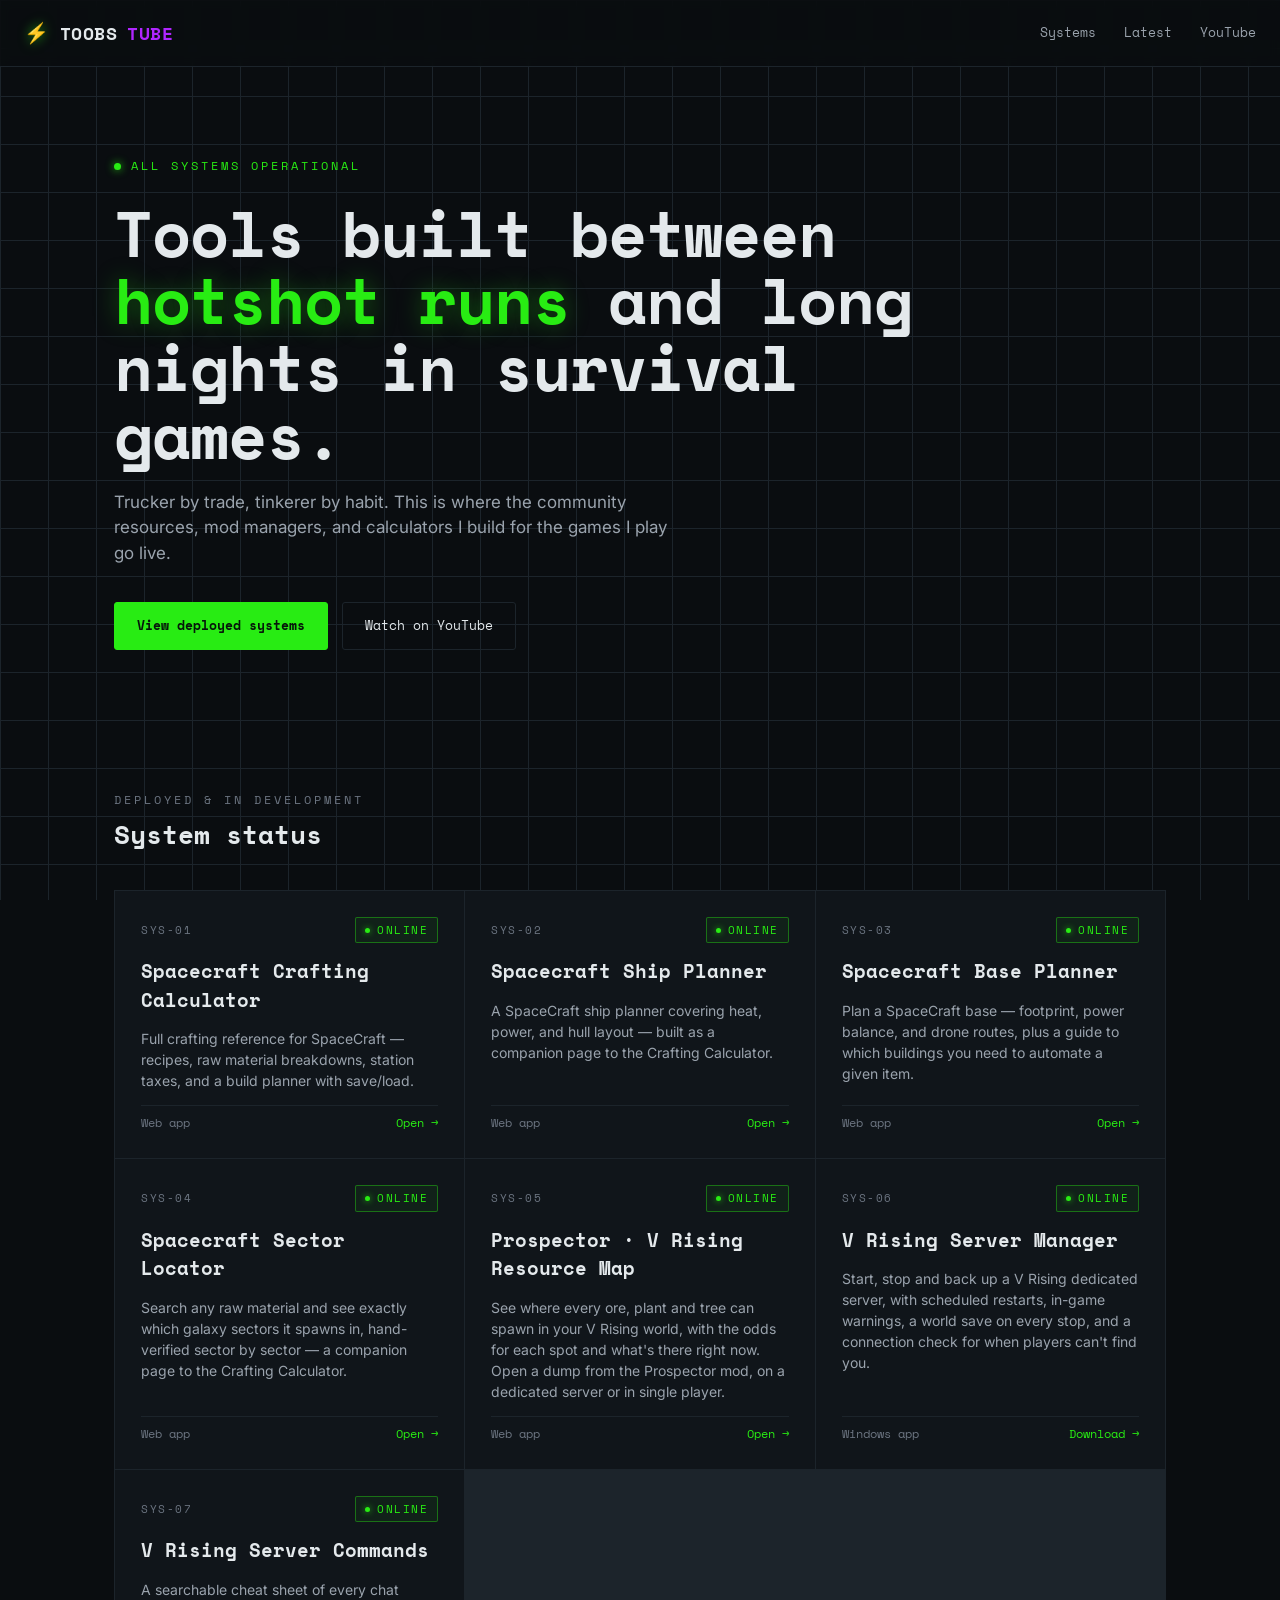
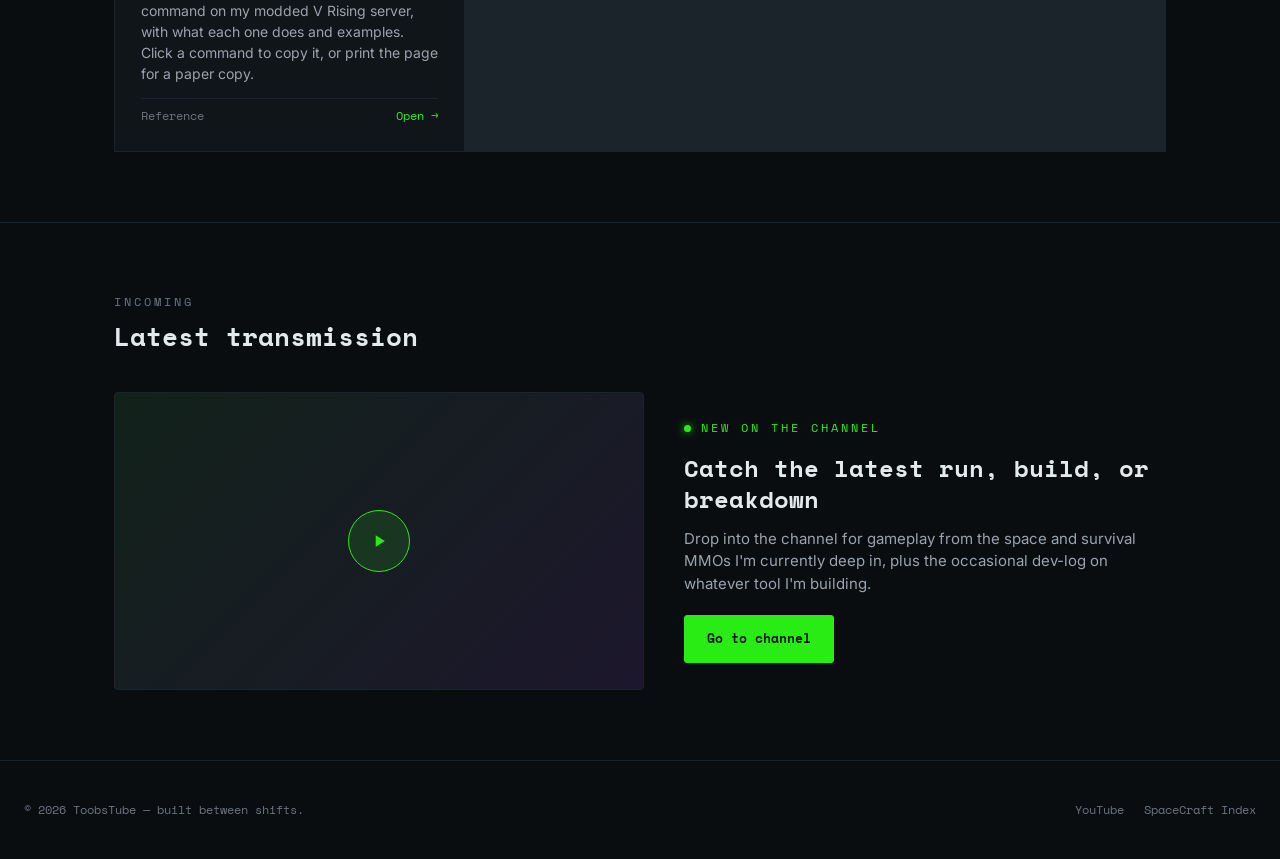
<file: index.html>
<!DOCTYPE html>
<html lang="en">
<head>
<meta charset="UTF-8" />
<meta name="viewport" content="width=device-width, initial-scale=1.0" />
<title>ToobsTube</title>
<link rel="icon" href="favicon.ico" sizes="any">
<link rel="icon" type="image/svg+xml" href="favicon.svg">
<link rel="apple-touch-icon" href="apple-touch-icon.png">
<link rel="preconnect" href="https://fonts.googleapis.com">
<link rel="preconnect" href="https://fonts.gstatic.com" crossorigin>
<link href="https://fonts.googleapis.com/css2?family=Space+Mono:wght@400;700&family=Inter:wght@400;500;600;700&display=swap" rel="stylesheet">
<style>
  :root {
    --hull: #0a0d10;
    --panel: #10151a;
    --panel-line: #1c242b;
    --green: #28ec13;
    --green-dim: #1a9c0c;
    --purple: #b026ff;
    --text: #e4e9ec;
    --text-dim: #6b7480;
    --text-mid: #9aa3ad;
    --mono: 'Space Mono', monospace;
    --sans: 'Inter', sans-serif;
  }

  * { margin: 0; padding: 0; box-sizing: border-box; }

  html { scroll-behavior: smooth; }

  body {
    background: var(--hull);
    background-image:
      linear-gradient(var(--panel-line) 1px, transparent 1px),
      linear-gradient(90deg, var(--panel-line) 1px, transparent 1px);
    background-size: 48px 48px;
    background-attachment: fixed;
    color: var(--text);
    font-family: var(--sans);
    line-height: 1.5;
    min-height: 100vh;
  }

  a { color: inherit; text-decoration: none; }

  .wrap {
    max-width: 1100px;
    margin: 0 auto;
    padding: 0 24px;
  }

  /* ---- Top bar ---- */
  header {
    border-bottom: 1px solid var(--panel-line);
    background: rgba(10, 13, 16, 0.85);
    backdrop-filter: blur(6px);
    position: sticky;
    top: 0;
    z-index: 20;
  }

  .topbar {
    display: flex;
    align-items: center;
    justify-content: space-between;
    padding: 18px 24px;
  }

  .logo {
    display: flex;
    align-items: center;
    gap: 10px;
    font-family: var(--mono);
    font-weight: 700;
    font-size: 18px;
    letter-spacing: 0.5px;
  }

  .logo .bolt {
    color: var(--green);
    font-size: 20px;
    filter: drop-shadow(0 0 6px rgba(40,236,19,0.6));
  }

  nav {
    display: flex;
    gap: 28px;
    font-family: var(--mono);
    font-size: 13px;
    color: var(--text-mid);
  }

  nav a { transition: color 0.15s ease; }
  nav a:hover { color: var(--green); }

  /* ---- Hero: console readout ---- */
  .hero {
    padding: 90px 24px 70px;
    position: relative;
  }

  .eyebrow {
    font-family: var(--mono);
    font-size: 12px;
    letter-spacing: 3px;
    color: var(--green);
    text-transform: uppercase;
    display: flex;
    align-items: center;
    gap: 10px;
    margin-bottom: 24px;
  }

  .dot {
    width: 7px;
    height: 7px;
    border-radius: 50%;
    background: var(--green);
    box-shadow: 0 0 8px rgba(40,236,19,0.9);
    animation: pulse 2s ease-in-out infinite;
  }

  @keyframes pulse {
    0%, 100% { opacity: 1; }
    50% { opacity: 0.35; }
  }

  h1 {
    font-family: var(--mono);
    font-weight: 700;
    font-size: clamp(36px, 6vw, 64px);
    line-height: 1.05;
    letter-spacing: -1px;
    max-width: 820px;
  }

  h1 span {
    color: var(--green);
    text-shadow: 0 0 24px rgba(40,236,19,0.35);
  }

  .hero-sub {
    margin-top: 22px;
    max-width: 560px;
    font-size: 17px;
    color: var(--text-mid);
  }

  .hero-actions {
    margin-top: 36px;
    display: flex;
    gap: 14px;
    flex-wrap: wrap;
  }

  .btn {
    font-family: var(--mono);
    font-size: 13px;
    padding: 13px 22px;
    border-radius: 3px;
    border: 1px solid var(--panel-line);
    display: inline-flex;
    align-items: center;
    gap: 8px;
    transition: all 0.15s ease;
  }

  .btn-primary {
    background: var(--green);
    color: #06170a;
    border-color: var(--green);
    font-weight: 700;
  }
  .btn-primary:hover { box-shadow: 0 0 20px rgba(40,236,19,0.45); transform: translateY(-1px); }

  .btn-ghost { color: var(--text); }
  .btn-ghost:hover { border-color: var(--purple); color: var(--purple); }

  /* ---- Section labels ---- */
  .section {
    padding: 70px 24px;
    border-top: 1px solid var(--panel-line);
  }

  .section-head {
    display: flex;
    align-items: baseline;
    justify-content: space-between;
    margin-bottom: 36px;
    flex-wrap: wrap;
    gap: 12px;
  }

  .section-label {
    font-family: var(--mono);
    font-size: 12px;
    letter-spacing: 3px;
    color: var(--text-dim);
    text-transform: uppercase;
  }

  .section-title {
    font-family: var(--mono);
    font-size: 26px;
    font-weight: 700;
    margin-top: 6px;
  }

  /* ---- Systems grid (signature element) ---- */
  .systems {
    display: grid;
    grid-template-columns: repeat(auto-fit, minmax(280px, 1fr));
    gap: 1px;
    background: var(--panel-line);
    border: 1px solid var(--panel-line);
  }

  .system-card {
    background: var(--panel);
    padding: 26px;
    display: flex;
    flex-direction: column;
    gap: 14px;
    position: relative;
    transition: background 0.2s ease;
  }

  .system-card:hover { background: #131a20; }

  .system-card.linked { cursor: pointer; }

  .status-row {
    display: flex;
    align-items: center;
    justify-content: space-between;
    font-family: var(--mono);
    font-size: 11px;
    letter-spacing: 1.5px;
    text-transform: uppercase;
  }

  .status-tag {
    display: flex;
    align-items: center;
    gap: 7px;
    padding: 4px 9px;
    border-radius: 2px;
    border: 1px solid;
  }

  .status-tag.online {
    color: var(--green);
    border-color: rgba(40,236,19,0.4);
    background: rgba(40,236,19,0.06);
  }
  .status-tag.dev {
    color: var(--purple);
    border-color: rgba(176,38,255,0.4);
    background: rgba(176,38,255,0.06);
  }
  .status-tag .dot { width: 5px; height: 5px; }
  .status-tag.online .dot { background: var(--green); box-shadow: 0 0 6px rgba(40,236,19,0.8); }
  .status-tag.dev .dot { background: var(--purple); box-shadow: 0 0 6px rgba(176,38,255,0.8); animation: pulse 1.4s ease-in-out infinite; }

  .system-id { color: var(--text-dim); }

  .system-name {
    font-family: var(--mono);
    font-size: 19px;
    font-weight: 700;
  }

  .system-desc {
    color: var(--text-mid);
    font-size: 14px;
    flex-grow: 1;
  }

  .system-footer {
    display: flex;
    align-items: center;
    justify-content: space-between;
    font-family: var(--mono);
    font-size: 12px;
    color: var(--text-dim);
    padding-top: 8px;
    border-top: 1px solid var(--panel-line);
  }

  .system-footer .go { color: var(--green); }
  .system-card.linked:hover .go { text-decoration: underline; }

  /* ---- Latest transmission (video) ---- */
  .transmission {
    display: grid;
    grid-template-columns: 1.1fr 1fr;
    gap: 40px;
    align-items: center;
  }

  @media (max-width: 720px) {
    .transmission { grid-template-columns: 1fr; }
  }

  .video-frame {
    aspect-ratio: 16/9;
    background: var(--panel);
    border: 1px solid var(--panel-line);
    border-radius: 4px;
    display: flex;
    align-items: center;
    justify-content: center;
    position: relative;
    overflow: hidden;
  }

  .video-frame::before {
    content: "";
    position: absolute;
    inset: 0;
    background: linear-gradient(135deg, rgba(40,236,19,0.06), rgba(176,38,255,0.08));
  }

  .play-btn {
    width: 62px;
    height: 62px;
    border-radius: 50%;
    background: rgba(40,236,19,0.12);
    border: 1px solid var(--green);
    display: flex;
    align-items: center;
    justify-content: center;
    z-index: 1;
    transition: all 0.2s ease;
  }

  .play-btn:hover { background: var(--green); box-shadow: 0 0 30px rgba(40,236,19,0.5); }
  .play-btn svg { fill: var(--green); transition: fill 0.2s ease; }
  .play-btn:hover svg { fill: #06170a; }

  .transmission-meta .eyebrow { margin-bottom: 16px; }

  .transmission h3 {
    font-family: var(--mono);
    font-size: 24px;
    margin-bottom: 12px;
    line-height: 1.3;
  }

  .transmission p { color: var(--text-mid); font-size: 15px; margin-bottom: 20px; }

  /* ---- Footer ---- */
  footer {
    border-top: 1px solid var(--panel-line);
    padding: 40px 24px;
    display: flex;
    align-items: center;
    justify-content: space-between;
    flex-wrap: wrap;
    gap: 16px;
    font-family: var(--mono);
    font-size: 12px;
    color: var(--text-dim);
  }

  .footer-links { display: flex; gap: 20px; }
  .footer-links a:hover { color: var(--green); }

  @media (max-width: 600px) {
    nav { display: none; }
    .hero { padding: 60px 20px 50px; }
    .section { padding: 50px 20px; }
  }
</style>
</head>
<body>

<header>
  <div class="topbar">
    <div class="logo"><span class="bolt">⚡</span>TOOBS<span style="color:var(--purple)">TUBE</span></div>
    <nav>
      <a href="#systems">Systems</a>
      <a href="#latest">Latest</a>
      <a href="https://www.youtube.com/@ToobsTube" target="_blank">YouTube</a>
    </nav>
  </div>
</header>

<section class="hero">
  <div class="wrap">
    <div class="eyebrow"><span class="dot"></span>All systems operational</div>
    <h1>Tools built between <span>hotshot runs</span> and long nights in survival games.</h1>
    <p class="hero-sub">Trucker by trade, tinkerer by habit. This is where the community resources, mod managers, and calculators I build for the games I play go live.</p>
    <div class="hero-actions">
      <a class="btn btn-primary" href="#systems">View deployed systems</a>
      <a class="btn btn-ghost" href="https://www.youtube.com/@ToobsTube" target="_blank">Watch on YouTube</a>
    </div>
  </div>
</section>

<section class="section" id="systems">
  <div class="wrap">
    <div class="section-head">
      <div>
        <div class="section-label">Deployed &amp; in development</div>
        <div class="section-title">System status</div>
      </div>
    </div>

    <div class="systems">

      <a class="system-card linked" href="/spacecraft" style="color:inherit;">
        <div class="status-row">
          <span class="system-id">SYS-01</span>
          <span class="status-tag online"><span class="dot"></span>Online</span>
        </div>
        <div class="system-name">Spacecraft Crafting Calculator</div>
        <div class="system-desc">Full crafting reference for SpaceCraft — recipes, raw material breakdowns, station taxes, and a build planner with save/load.</div>
        <div class="system-footer">
          <span>Web app</span>
          <span class="go">Open →</span>
        </div>
      </a>

      <a class="system-card linked" href="/spacecraft/ship.html" style="color:inherit;">
        <div class="status-row">
          <span class="system-id">SYS-02</span>
          <span class="status-tag online"><span class="dot"></span>Online</span>
        </div>
        <div class="system-name">Spacecraft Ship Planner</div>
        <div class="system-desc">A SpaceCraft ship planner covering heat, power, and hull layout — built as a companion page to the Crafting Calculator.</div>
        <div class="system-footer">
          <span>Web app</span>
          <span class="go">Open →</span>
        </div>
      </a>

      <a class="system-card linked" href="/spacecraft/base.html" style="color:inherit;">
        <div class="status-row">
          <span class="system-id">SYS-03</span>
          <span class="status-tag online"><span class="dot"></span>Online</span>
        </div>
        <div class="system-name">Spacecraft Base Planner</div>
        <div class="system-desc">Plan a SpaceCraft base — footprint, power balance, and drone routes, plus a guide to which buildings you need to automate a given item.</div>
        <div class="system-footer">
          <span>Web app</span>
          <span class="go">Open →</span>
        </div>
      </a>

      <a class="system-card linked" href="/spacecraft/sectors.html" style="color:inherit;">
        <div class="status-row">
          <span class="system-id">SYS-04</span>
          <span class="status-tag online"><span class="dot"></span>Online</span>
        </div>
        <div class="system-name">Spacecraft Sector Locator</div>
        <div class="system-desc">Search any raw material and see exactly which galaxy sectors it spawns in, hand-verified sector by sector — a companion page to the Crafting Calculator.</div>
        <div class="system-footer">
          <span>Web app</span>
          <span class="go">Open →</span>
        </div>
      </a>

      <a class="system-card linked" href="/vrising-map/" style="color:inherit;">
        <div class="status-row">
          <span class="system-id">SYS-05</span>
          <span class="status-tag online"><span class="dot"></span>Online</span>
        </div>
        <div class="system-name">Prospector · V Rising Resource Map</div>
        <div class="system-desc">See where every ore, plant and tree can spawn in your V Rising world, with the odds for each spot and what's there right now. Open a dump from the Prospector mod, on a dedicated server or in single player.</div>
        <div class="system-footer">
          <span>Web app</span>
          <span class="go">Open →</span>
        </div>
      </a>

      <a class="system-card linked" href="/vrising-manager/" style="color:inherit;">
        <div class="status-row">
          <span class="system-id">SYS-06</span>
          <span class="status-tag online"><span class="dot"></span>Online</span>
        </div>
        <div class="system-name">V Rising Server Manager</div>
        <div class="system-desc">Start, stop and back up a V Rising dedicated server, with scheduled restarts, in-game warnings, a world save on every stop, and a connection check for when players can't find you.</div>
        <div class="system-footer">
          <span>Windows app</span>
          <span class="go">Download →</span>
        </div>
      </a>

      <a class="system-card linked" href="/vrising-commands/" style="color:inherit;">
        <div class="status-row">
          <span class="system-id">SYS-07</span>
          <span class="status-tag online"><span class="dot"></span>Online</span>
        </div>
        <div class="system-name">V Rising Server Commands</div>
        <div class="system-desc">A searchable cheat sheet of every chat command on my modded V Rising server, with what each one does and examples. Click a command to copy it, or print the page for a paper copy.</div>
        <div class="system-footer">
          <span>Reference</span>
          <span class="go">Open →</span>
        </div>
      </a>

    </div>
  </div>
</section>

<section class="section" id="latest">
  <div class="wrap">
    <div class="section-head">
      <div>
        <div class="section-label">Incoming</div>
        <div class="section-title">Latest transmission</div>
      </div>
    </div>

    <div class="transmission">
      <a class="video-frame" href="https://www.youtube.com/@ToobsTube" target="_blank">
        <div class="play-btn">
          <svg width="20" height="20" viewBox="0 0 24 24"><path d="M8 5v14l11-7z"/></svg>
        </div>
      </a>
      <div class="transmission-meta">
        <div class="eyebrow"><span class="dot"></span>New on the channel</div>
        <h3>Catch the latest run, build, or breakdown</h3>
        <p>Drop into the channel for gameplay from the space and survival MMOs I'm currently deep in, plus the occasional dev-log on whatever tool I'm building.</p>
        <a class="btn btn-primary" href="https://www.youtube.com/@ToobsTube" target="_blank">Go to channel</a>
      </div>
    </div>
  </div>
</section>

<footer>
  <div>© 2026 ToobsTube — built between shifts.</div>
  <div class="footer-links">
    <a href="https://www.youtube.com/@ToobsTube" target="_blank">YouTube</a>
    <a href="/spacecraft">SpaceCraft Index</a>
  </div>
</footer>

</body>
</html>
</file>
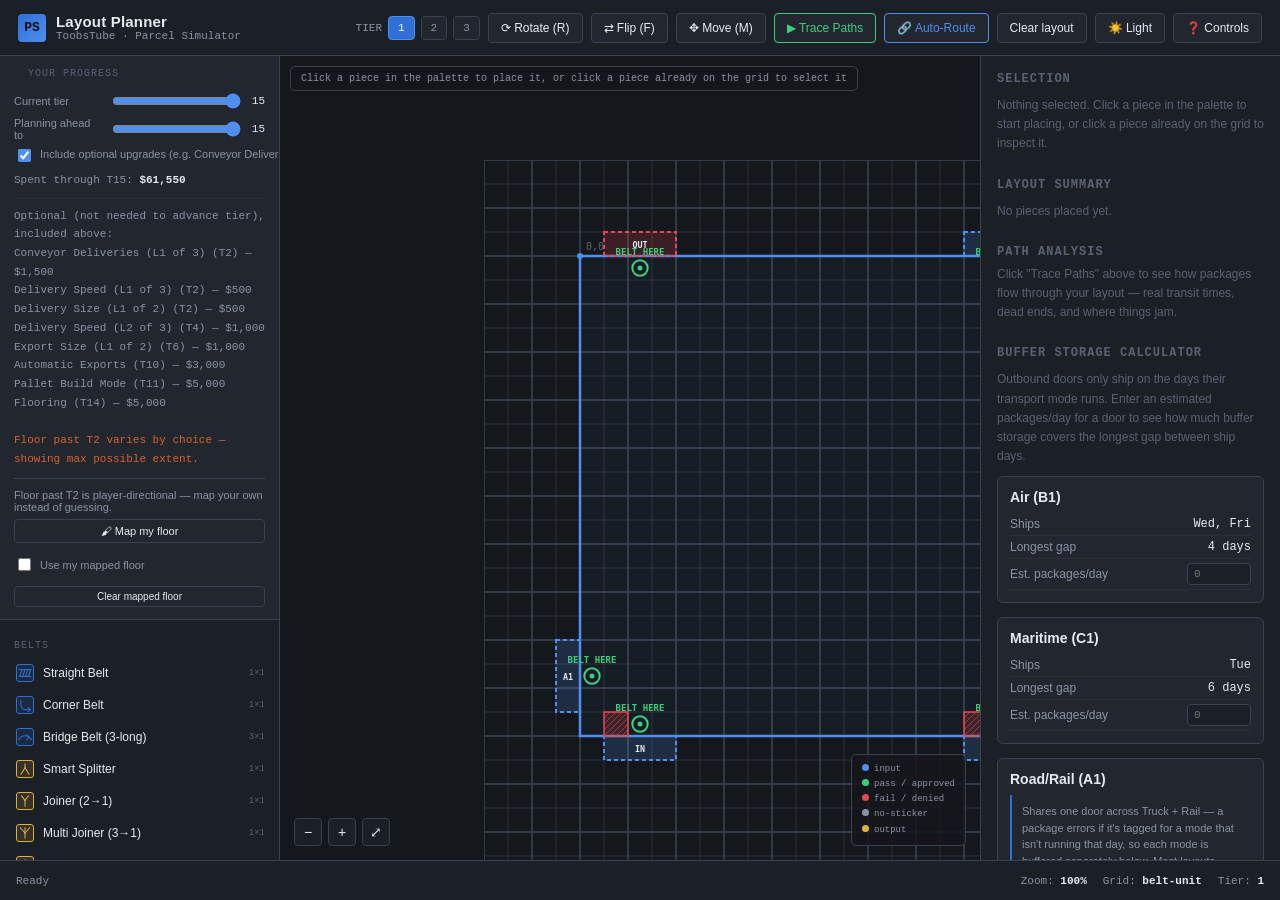
<file: Parcel Simulator/index.html>
<!DOCTYPE html>
<html lang="en">
<head>
<meta charset="UTF-8" />
<meta name="viewport" content="width=device-width, initial-scale=1.0" />
<title>Parcel Simulator — Layout Planner</title>
<link rel="icon" href="../favicon.ico" sizes="any">
<meta http-equiv="refresh" content="0; url=building1.html">
<style>
  :root {
    --hull: #0a0d10;
    --text: #e4e9ec;
    --text-dim: #6b7480;
    --green: #28ec13;
    --sans: 'Inter', -apple-system, BlinkMacSystemFont, sans-serif;
  }
  * { margin: 0; padding: 0; box-sizing: border-box; }
  body {
    background: var(--hull);
    color: var(--text);
    font-family: var(--sans);
    min-height: 100vh;
    display: flex;
    align-items: center;
    justify-content: center;
    text-align: center;
  }
  a { color: var(--green); }
  p { color: var(--text-dim); margin-top: 8px; }
</style>
</head>
<body>
<div>
  <p>Redirecting to the <a href="building1.html">Layout Planner</a>&hellip;</p>
</div>
</body>
</html>
</file>
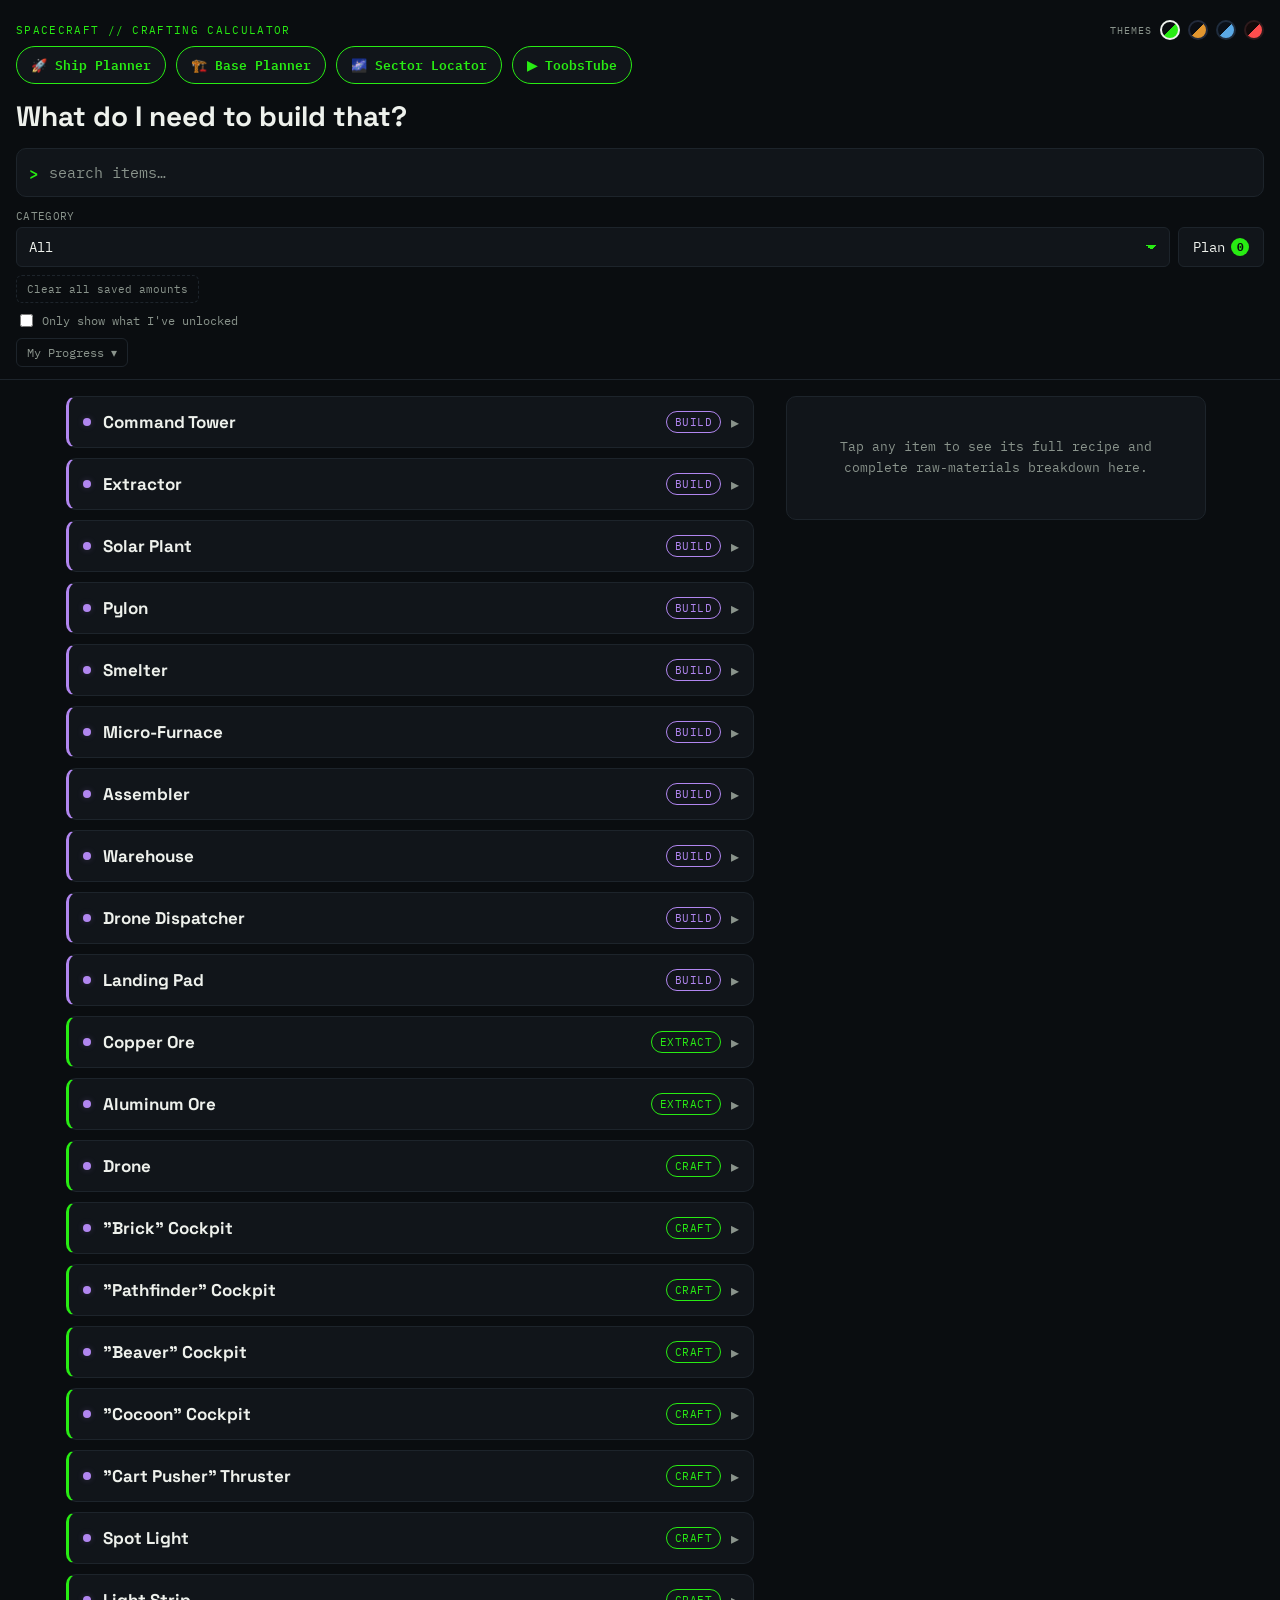
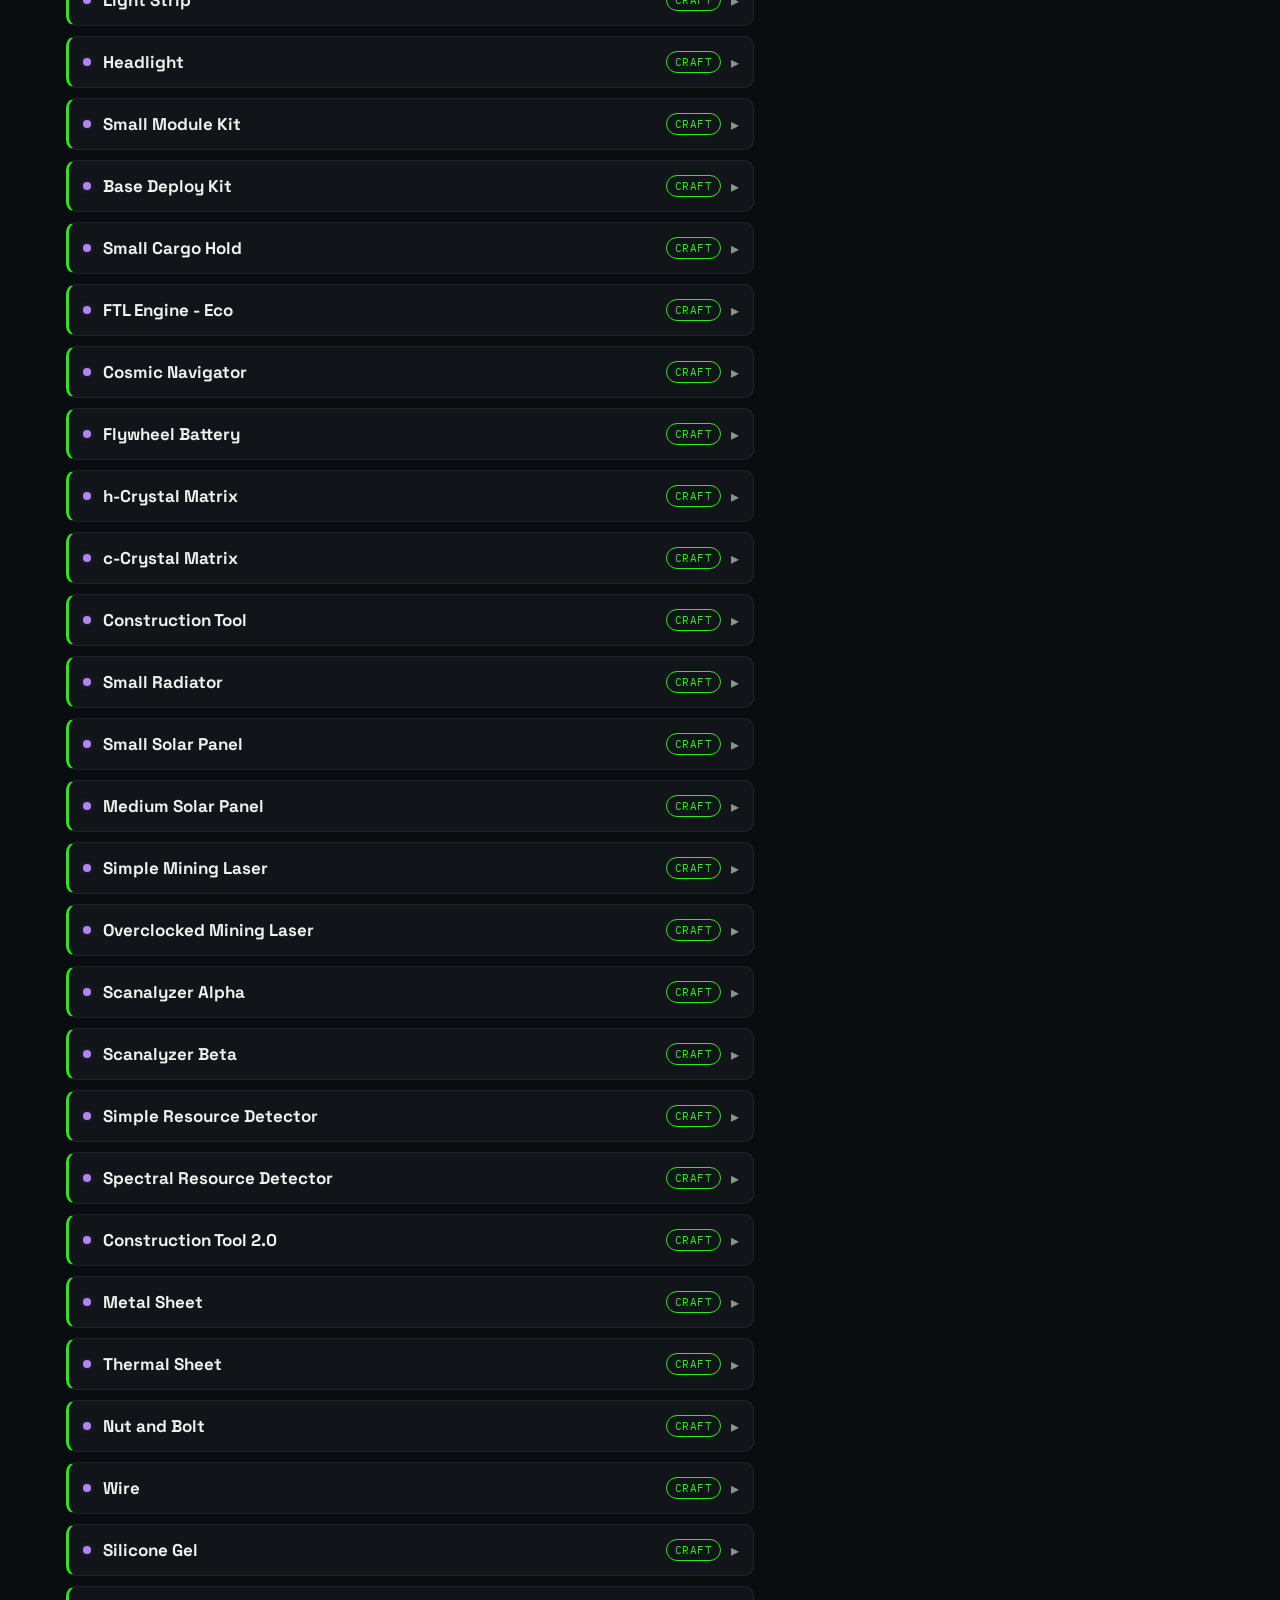
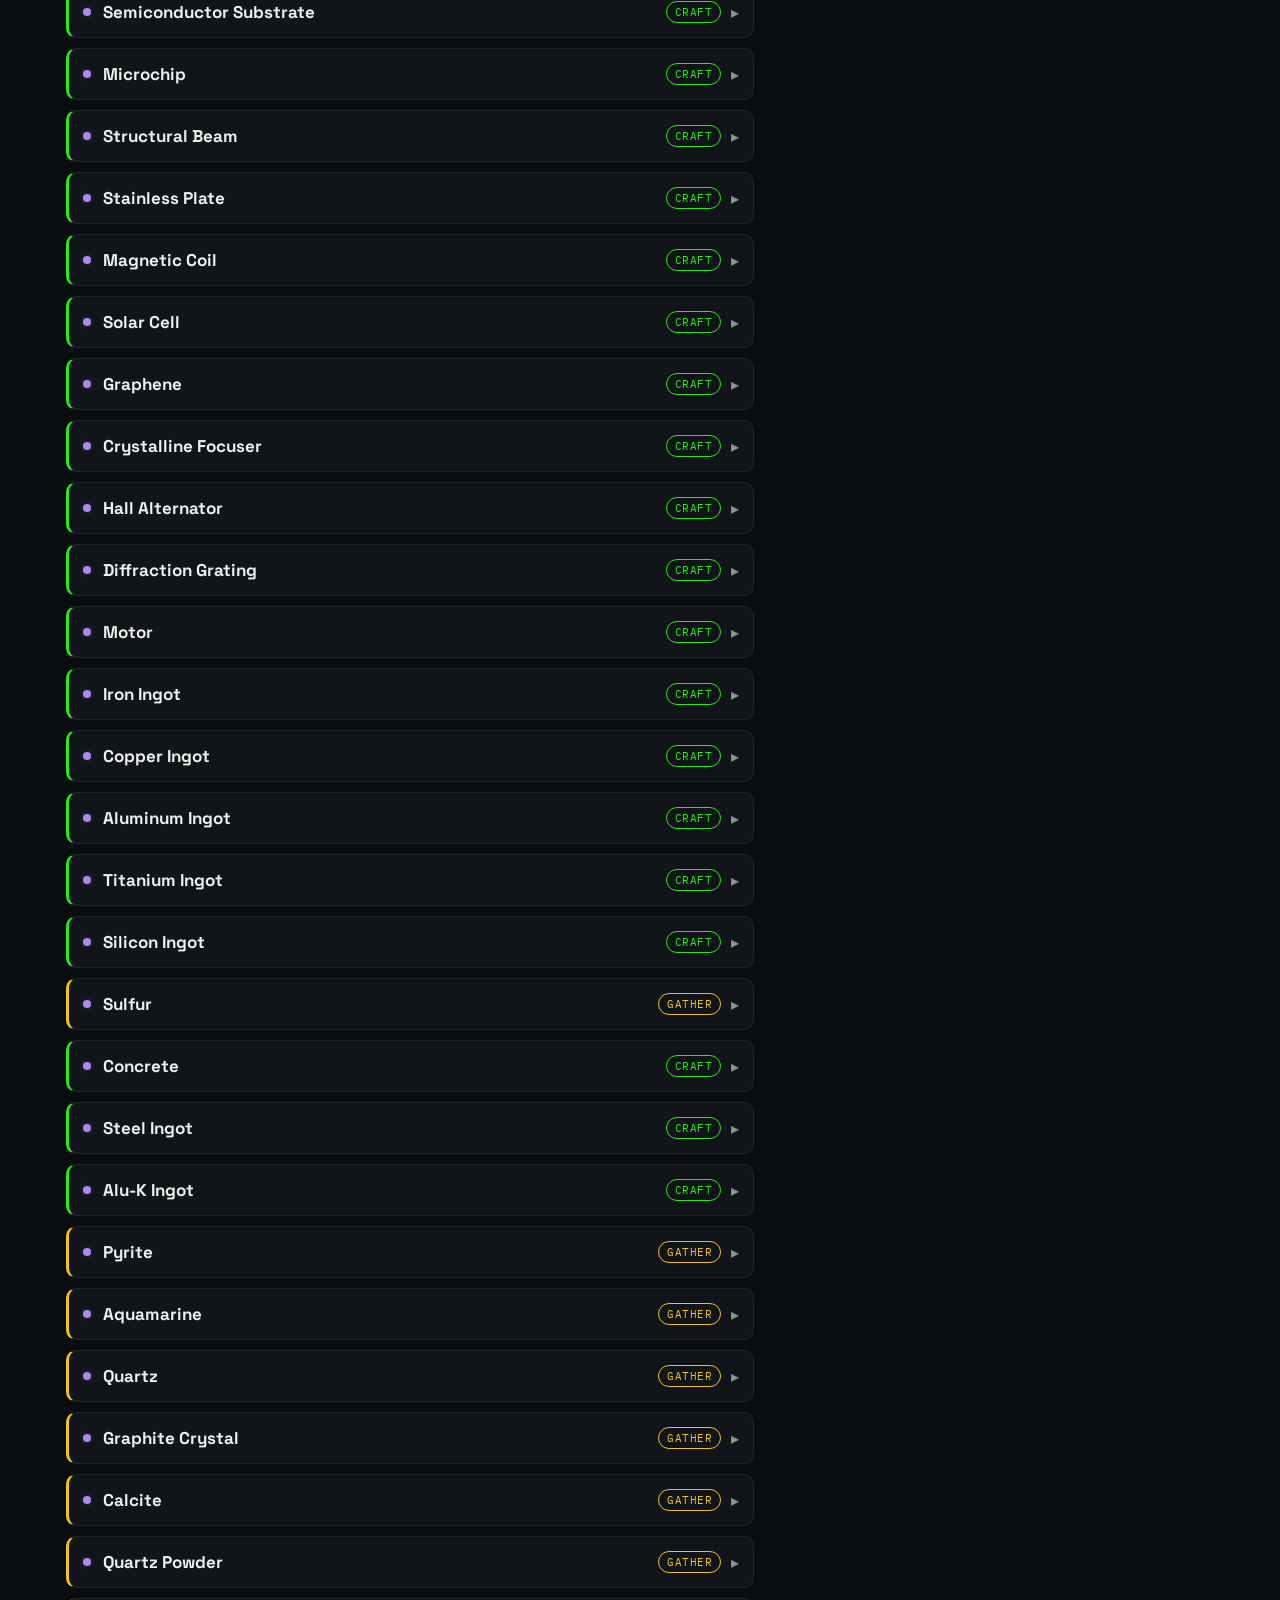
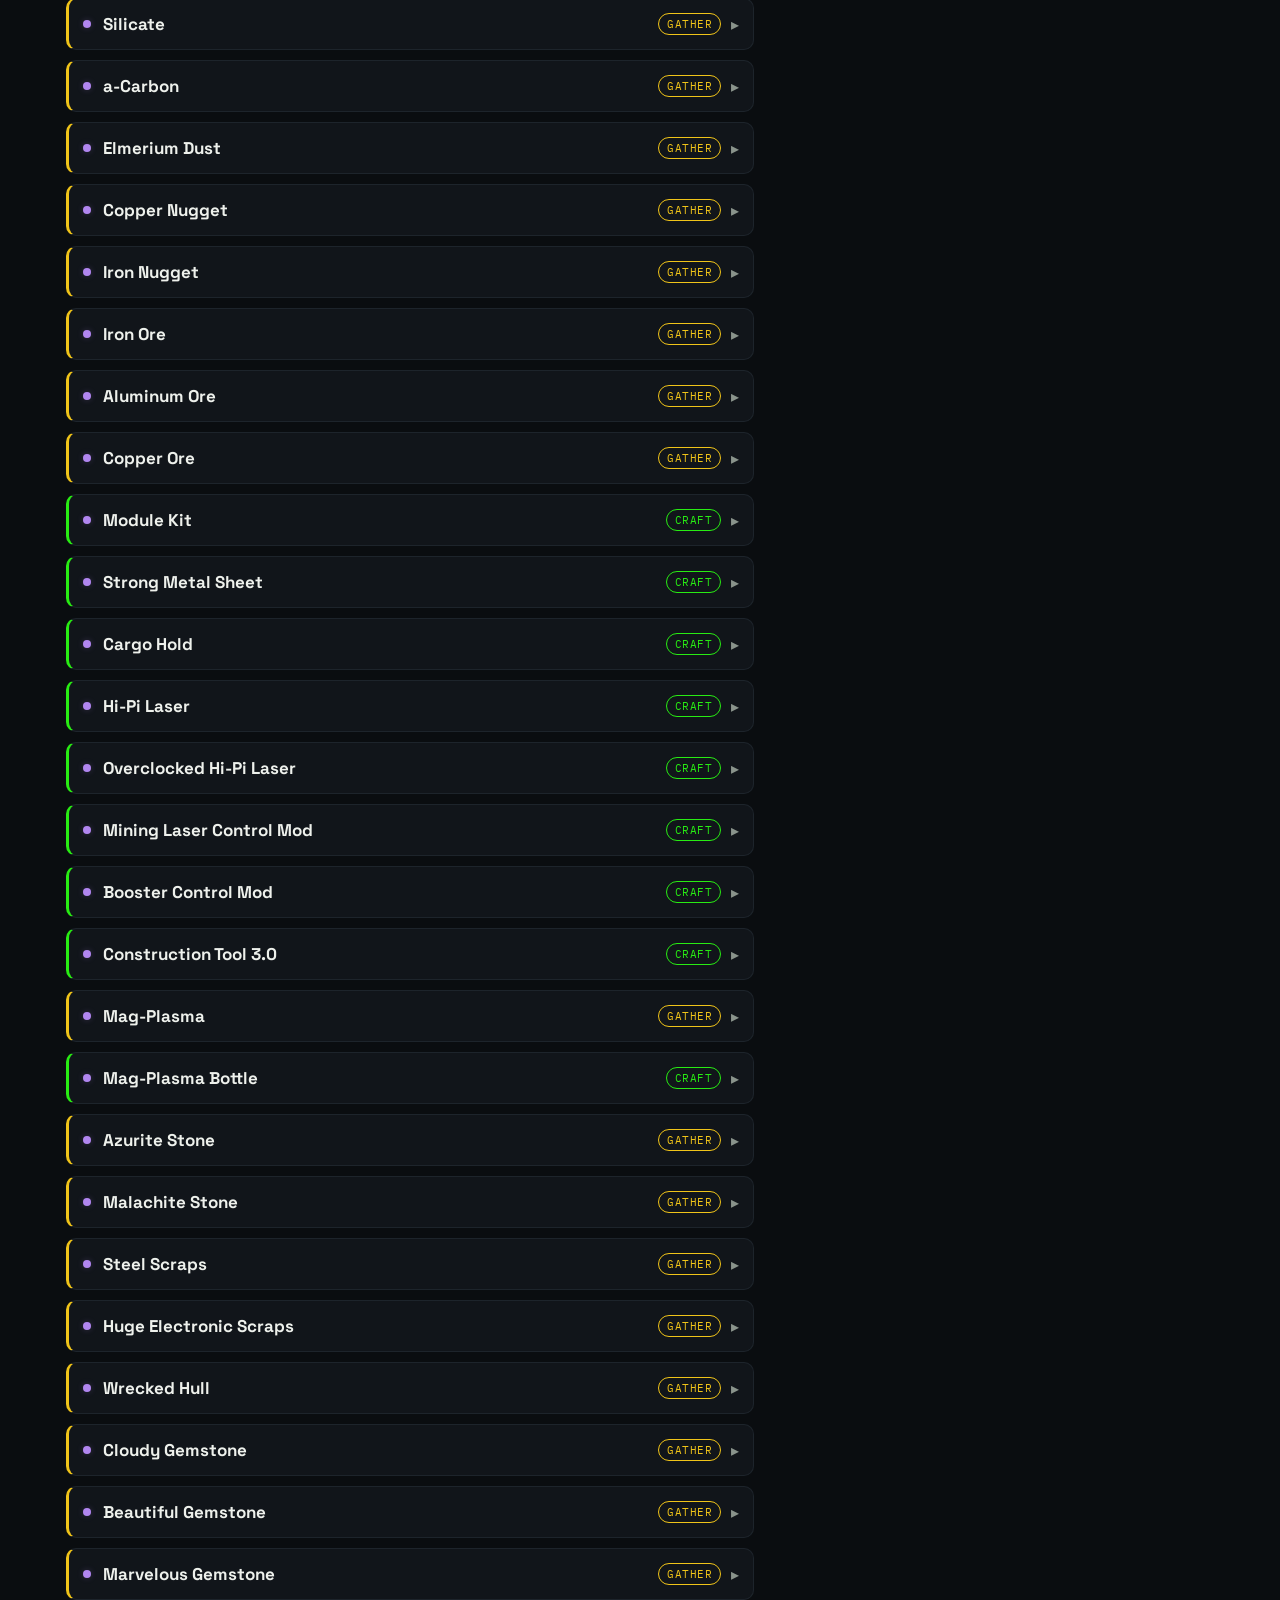
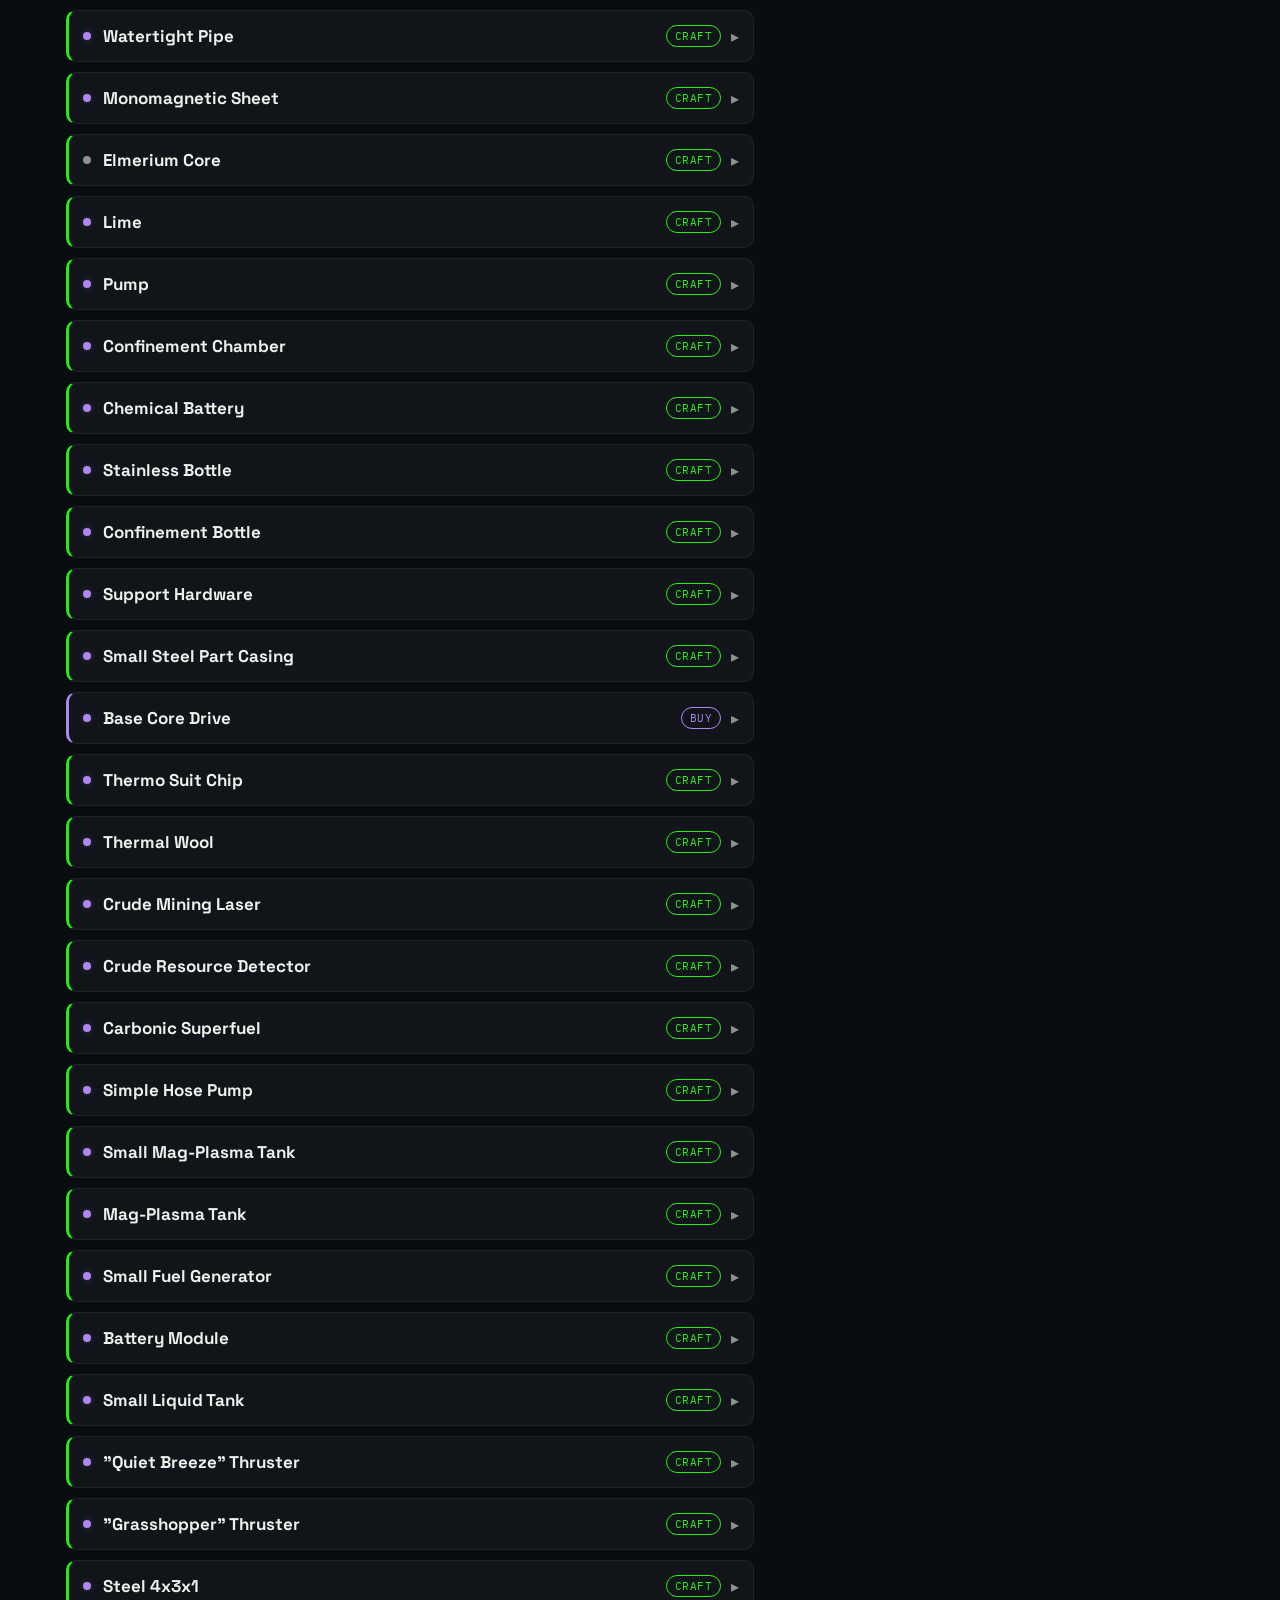
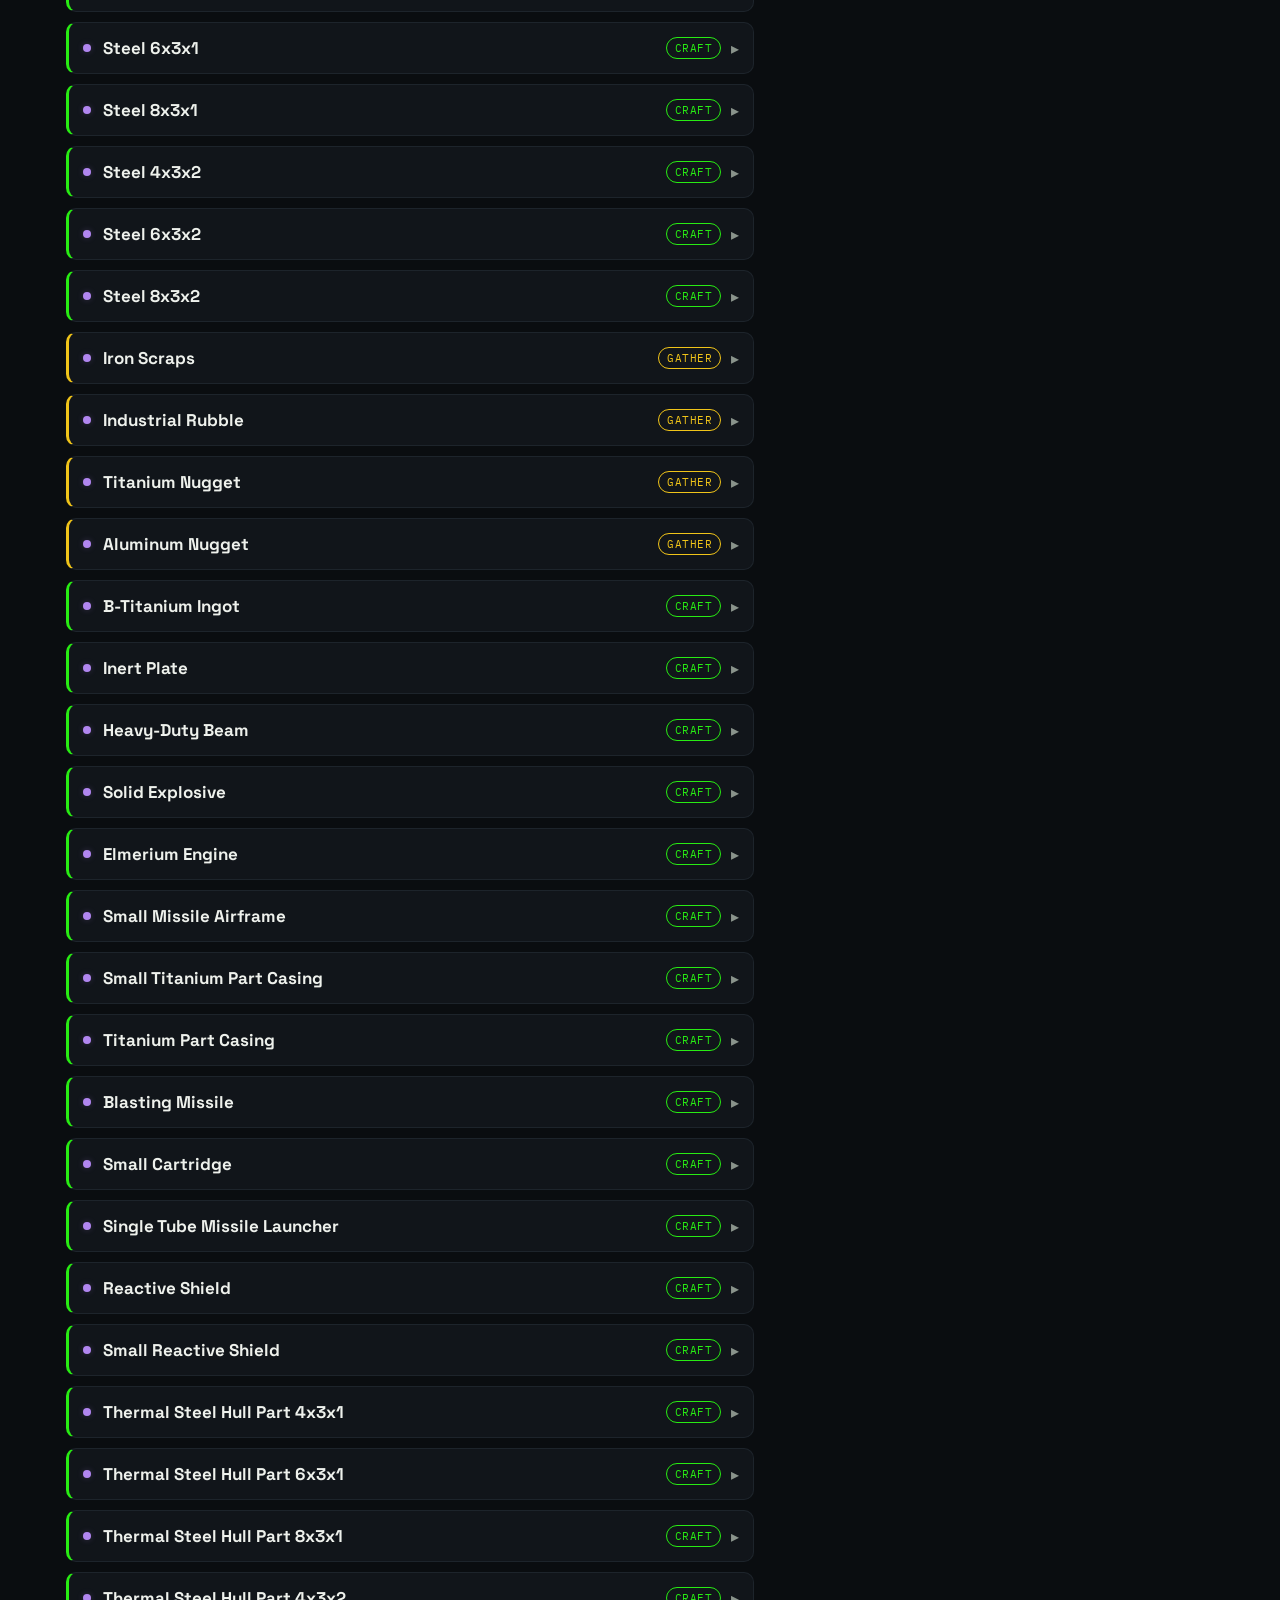
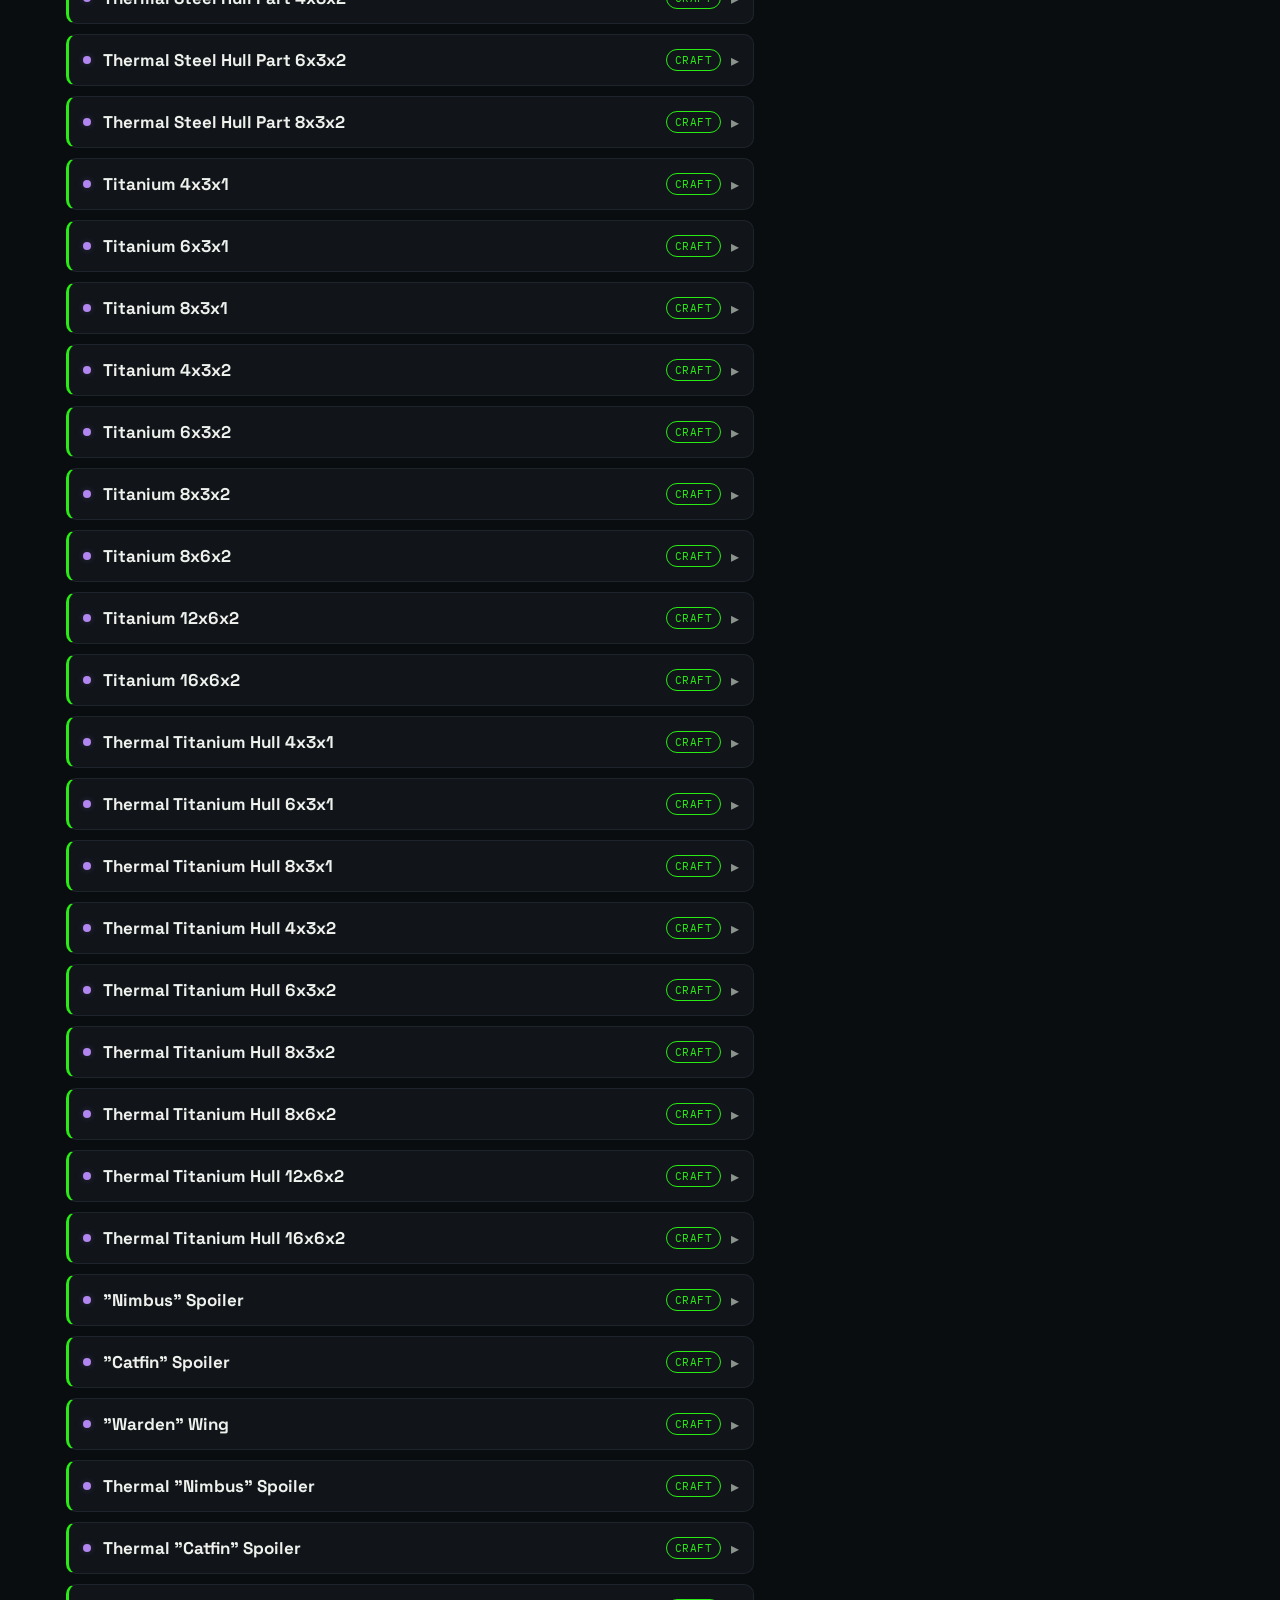
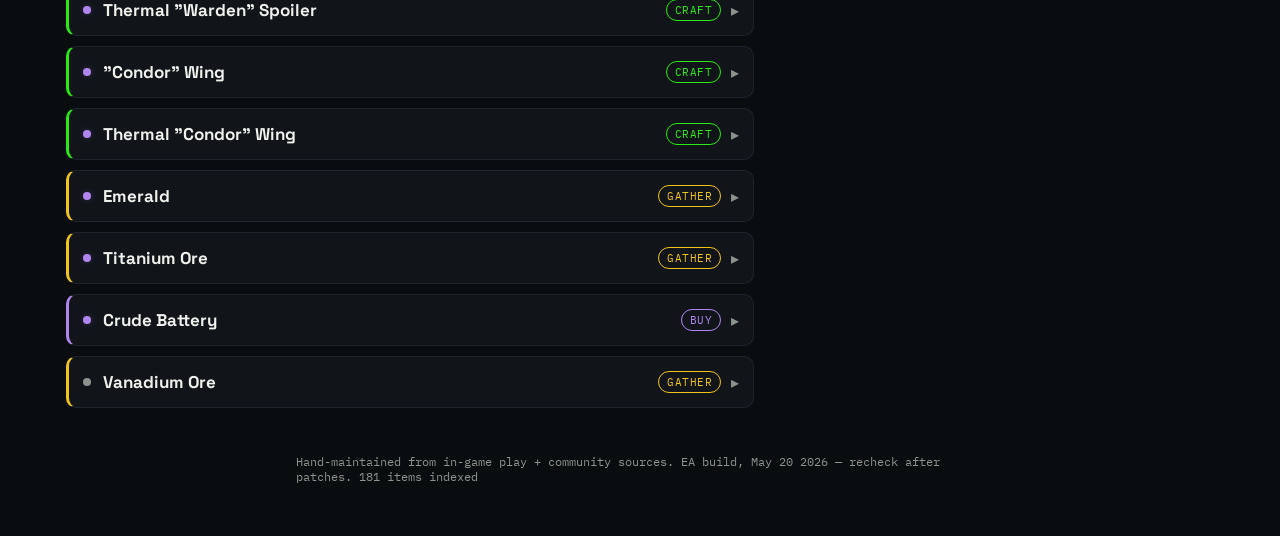
<file: spacecraft/index.html>
<!DOCTYPE html>
<html lang="en">
<head>
<meta charset="UTF-8">
<meta name="viewport" content="width=device-width, initial-scale=1.0">
<title>SpaceCraft Crafting Calculator</title>
<link rel="icon" href="/favicon.ico" sizes="any">
<link rel="icon" type="image/svg+xml" href="/favicon.svg">
<link rel="apple-touch-icon" href="/apple-touch-icon.png">
<link rel="preconnect" href="https://fonts.googleapis.com">
<link rel="preconnect" href="https://fonts.gstatic.com" crossorigin>
<link href="https://fonts.googleapis.com/css2?family=Space+Grotesk:wght@500;700&family=IBM+Plex+Mono:wght@400;500;600&display=swap" rel="stylesheet">
<link rel="stylesheet" href="style.css?v=21">
</head>
<body>

  <header class="topbar">
    <div class="eyebrow-row">
      <p class="eyebrow">SpaceCraft // Crafting Calculator</p>
      <div class="theme-picker" id="themePicker">
        <span class="theme-picker-label">Themes</span>
        <button class="theme-dot" data-theme="default" title="ToobsTube (default)"></button>
        <button class="theme-dot" data-theme="refinery" title="Refinery"></button>
        <button class="theme-dot" data-theme="cold" title="Cold Vacuum"></button>
        <button class="theme-dot" data-theme="red" title="Red Alert"></button>
      </div>
    </div>
    <nav class="site-nav">
      <a class="nav-pill" href="ship.html">🚀 Ship Planner</a>
      <a class="nav-pill" href="base.html">🏗️ Base Planner</a>
      <a class="nav-pill" href="sectors.html">🌌 Sector Locator</a>
      <a class="nav-pill" href="https://toobstube.com">▶ ToobsTube</a>
    </nav>
    <h1>What do I need to build that?</h1>

    <div class="search-wrap">
      <span class="prompt-caret" aria-hidden="true">&gt;</span>
      <input id="search" type="text" placeholder="search items…" autocomplete="off" />
    </div>

    <div class="category-wrap">
      <label class="category-label" for="category-select">Category</label>
      <div class="category-row">
        <select class="category-select" id="category-select">
          <option value="All">All</option>
          <option value="Base Building">Base Building</option>
          <option value="Ship Parts">Ship Parts</option>
          <option value="Components">Components</option>
          <option value="Resources">Resources</option>
        </select>
        <button class="plan-button" id="plan-button" type="button">Plan <span class="plan-count" id="plan-count">0</span></button>
      </div>
      <button class="clear-inventory-btn" id="clear-inventory-btn" type="button">Clear all saved amounts</button>
      <label class="unlocked-toggle-label">
        <input type="checkbox" id="unlocked-toggle">
        Only show what I've unlocked
      </label>
      <button class="progress-panel-btn" id="progress-panel-toggle" type="button">My Progress ▾</button>
      <div class="progress-panel" id="progress-panel" hidden></div>
    </div>
  </header>

  <div class="plan-overlay" id="plan-overlay" hidden>
    <div class="plan-modal">
      <div class="plan-modal-head">
        <h2>Build plan</h2>
        <button class="plan-close" id="plan-close" aria-label="Close">&times;</button>
      </div>
      <div class="plan-modal-body" id="plan-modal-body"></div>
    </div>
  </div>

  <div class="layout">
    <main id="list" class="list"></main>
    <aside id="detail" class="detail-panel">
      <div class="detail-empty">Tap any item to see its full recipe and complete raw-materials breakdown here.</div>
    </aside>
  </div>

  <footer class="footer">
    <p>Hand-maintained from in-game play + community sources. EA build, May 20 2026 — recheck after patches.
      <span id="count"></span>
    </p>
  </footer>

<script src="app.js?v=28"></script>
</body>
</html>
</file>
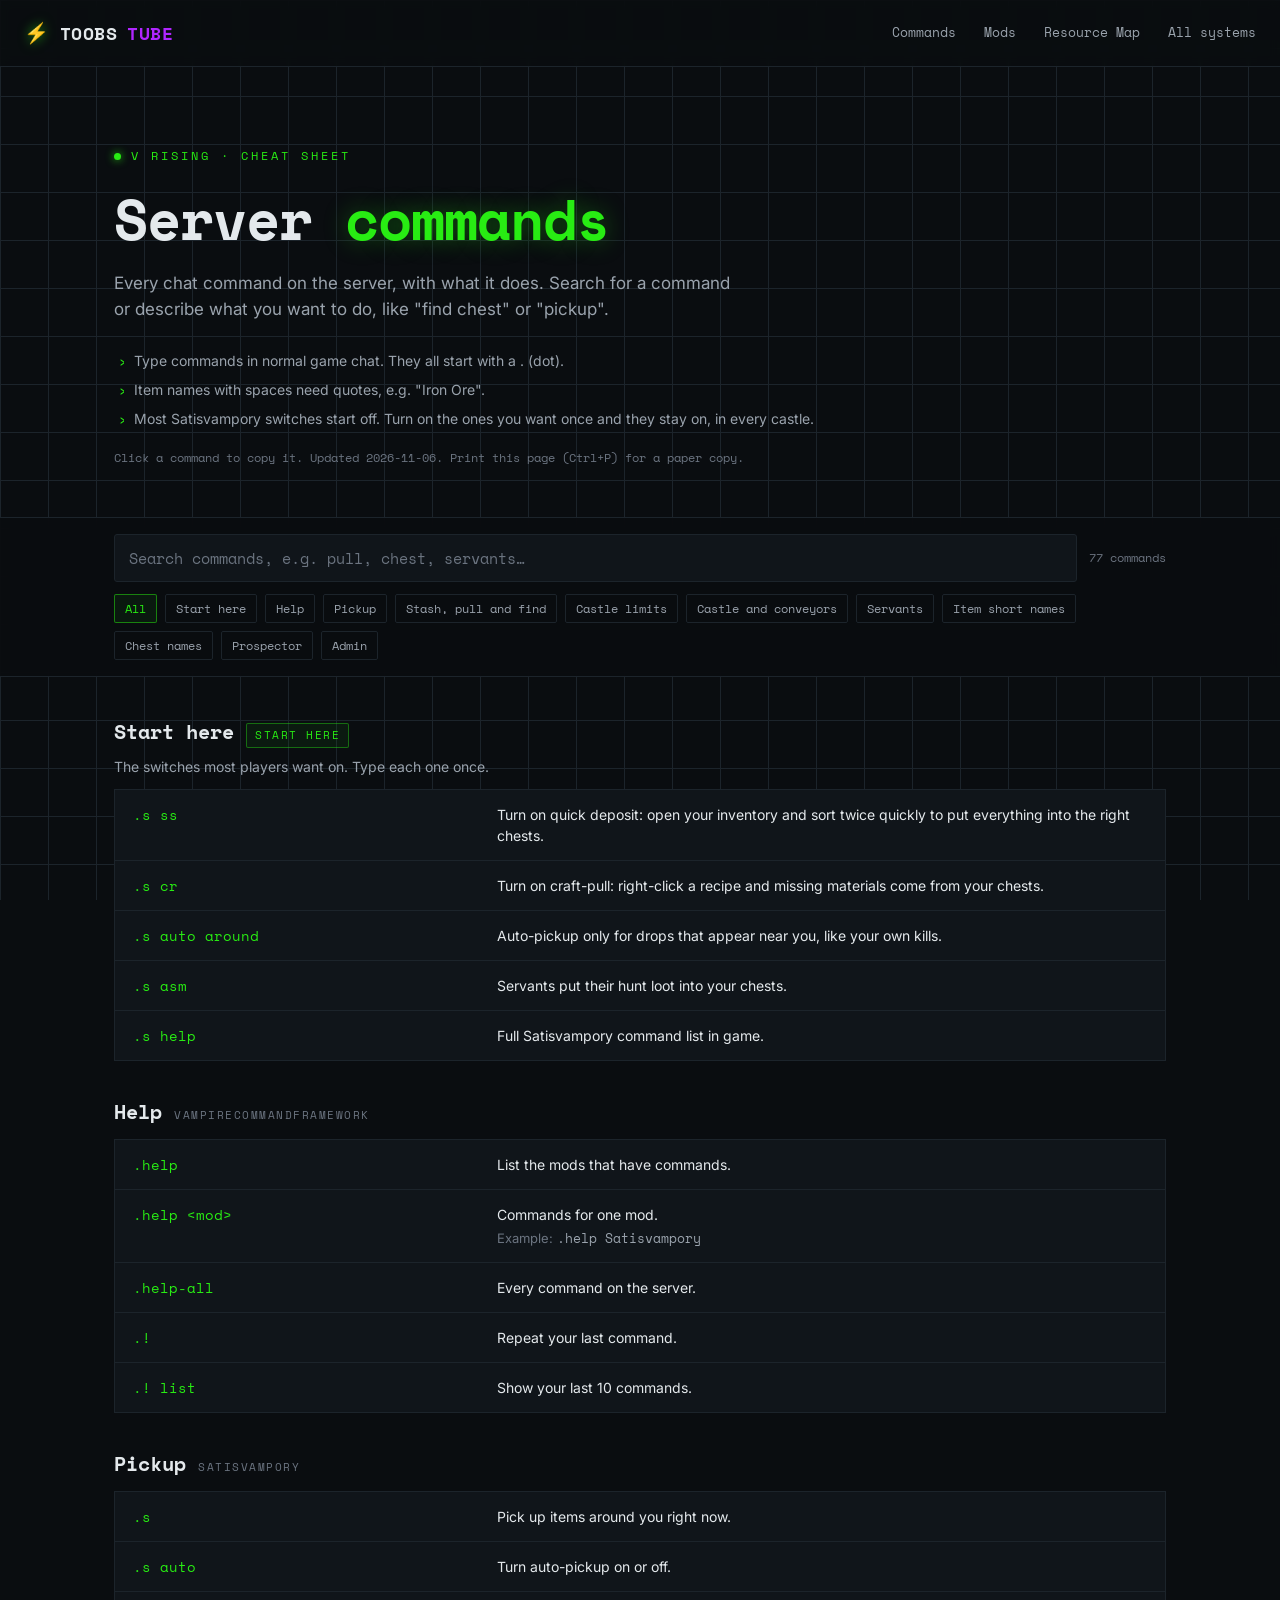
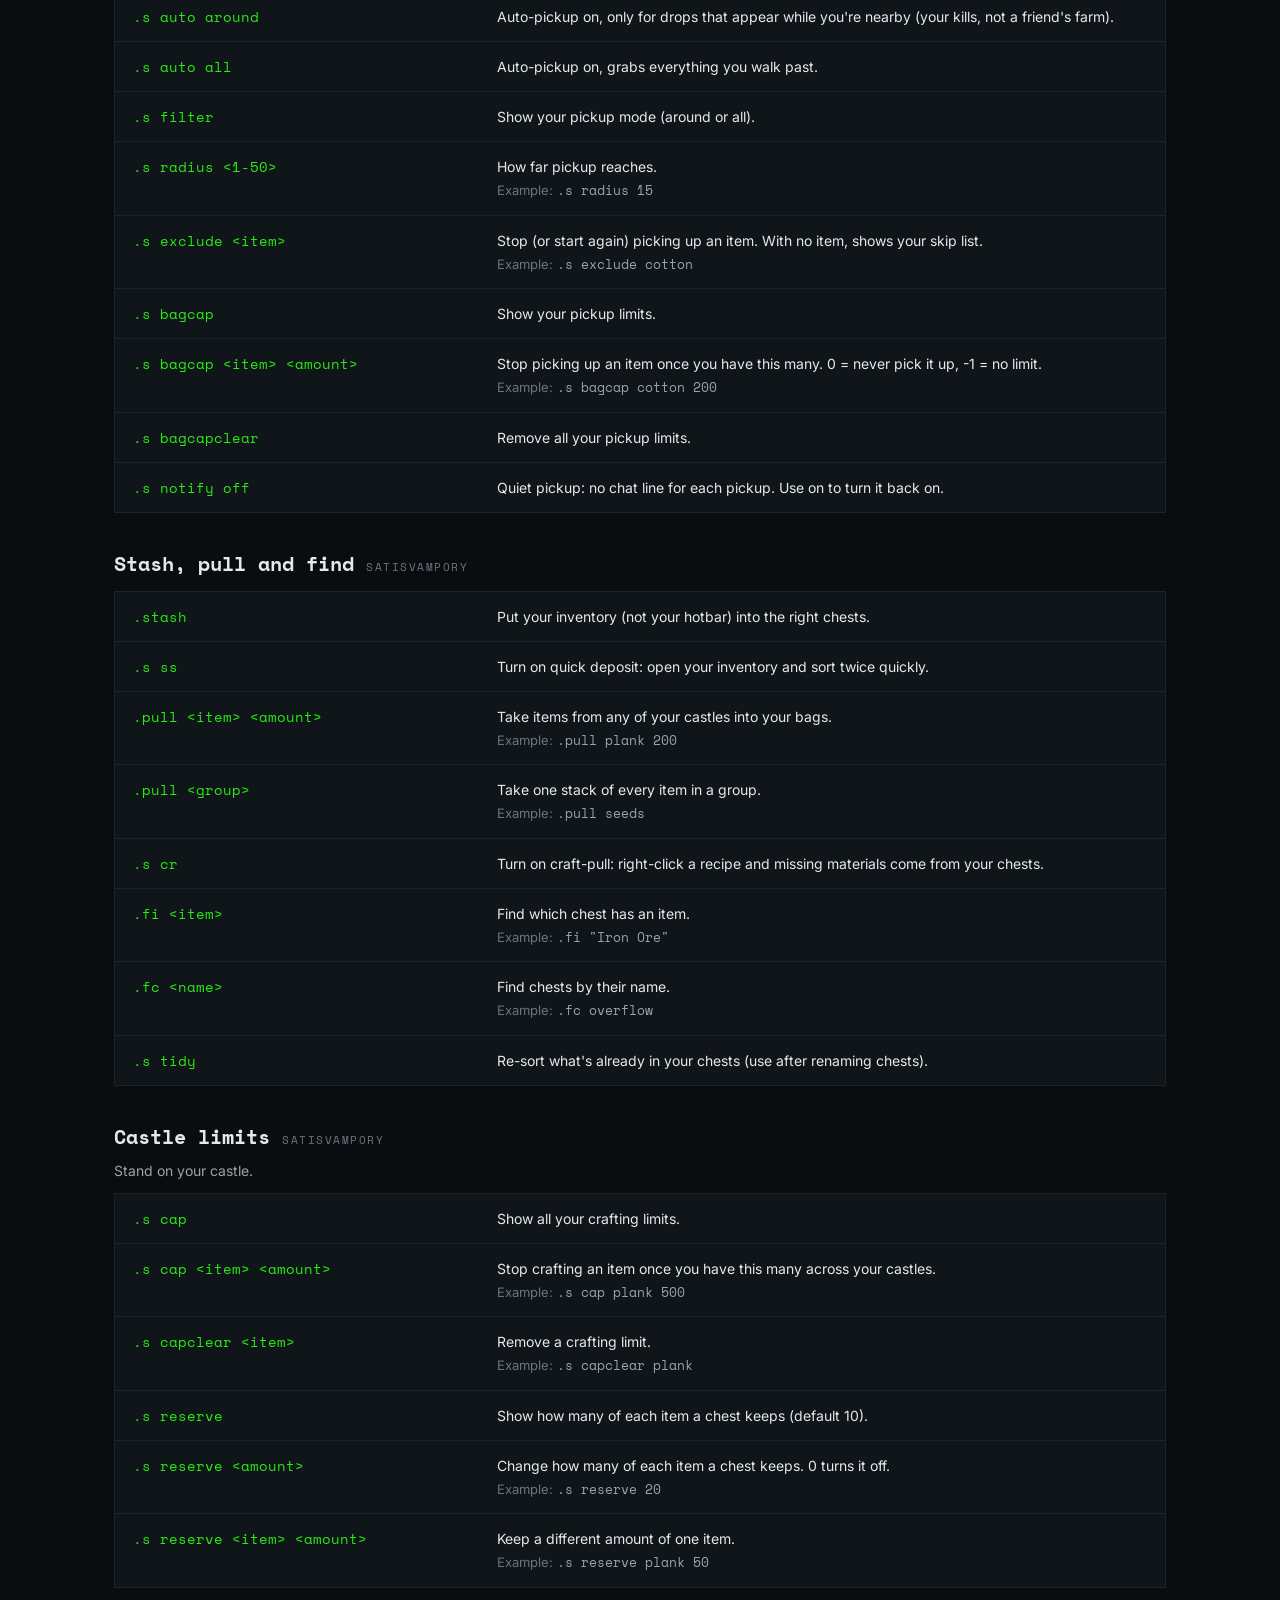
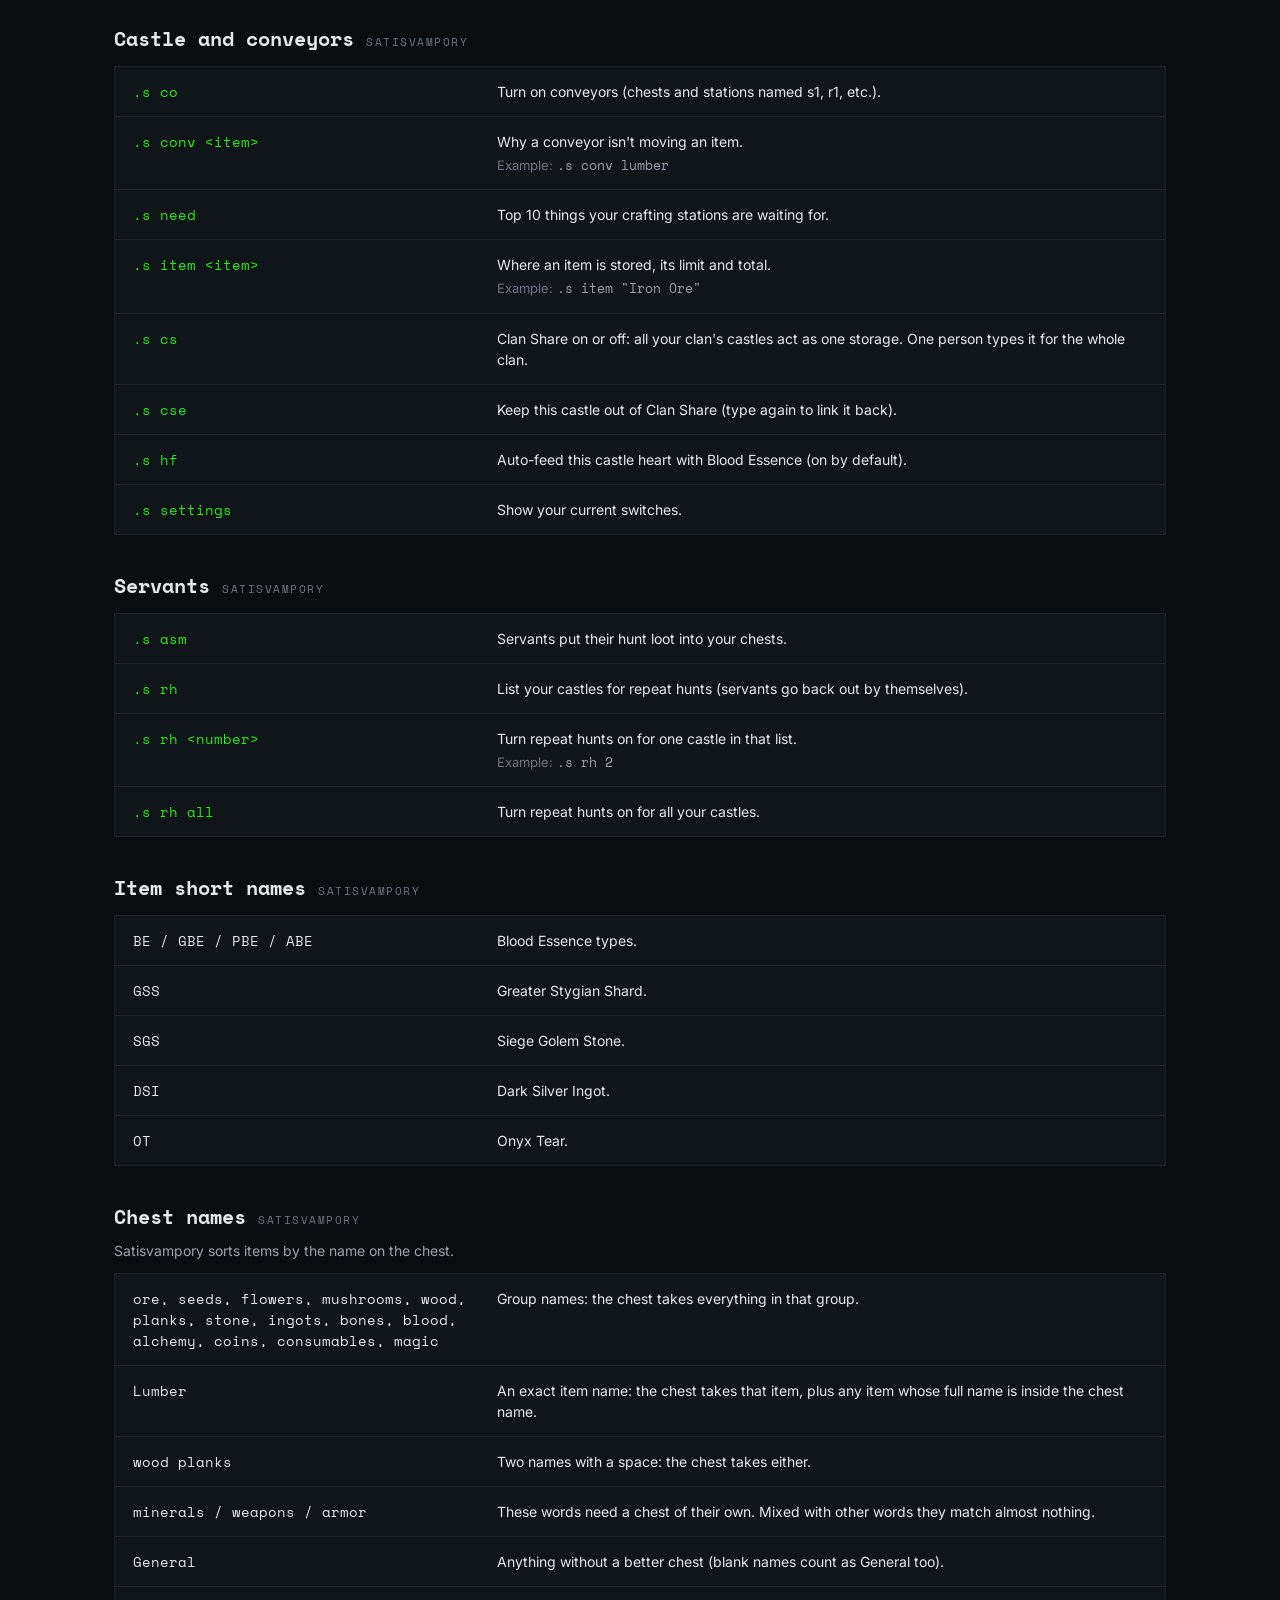
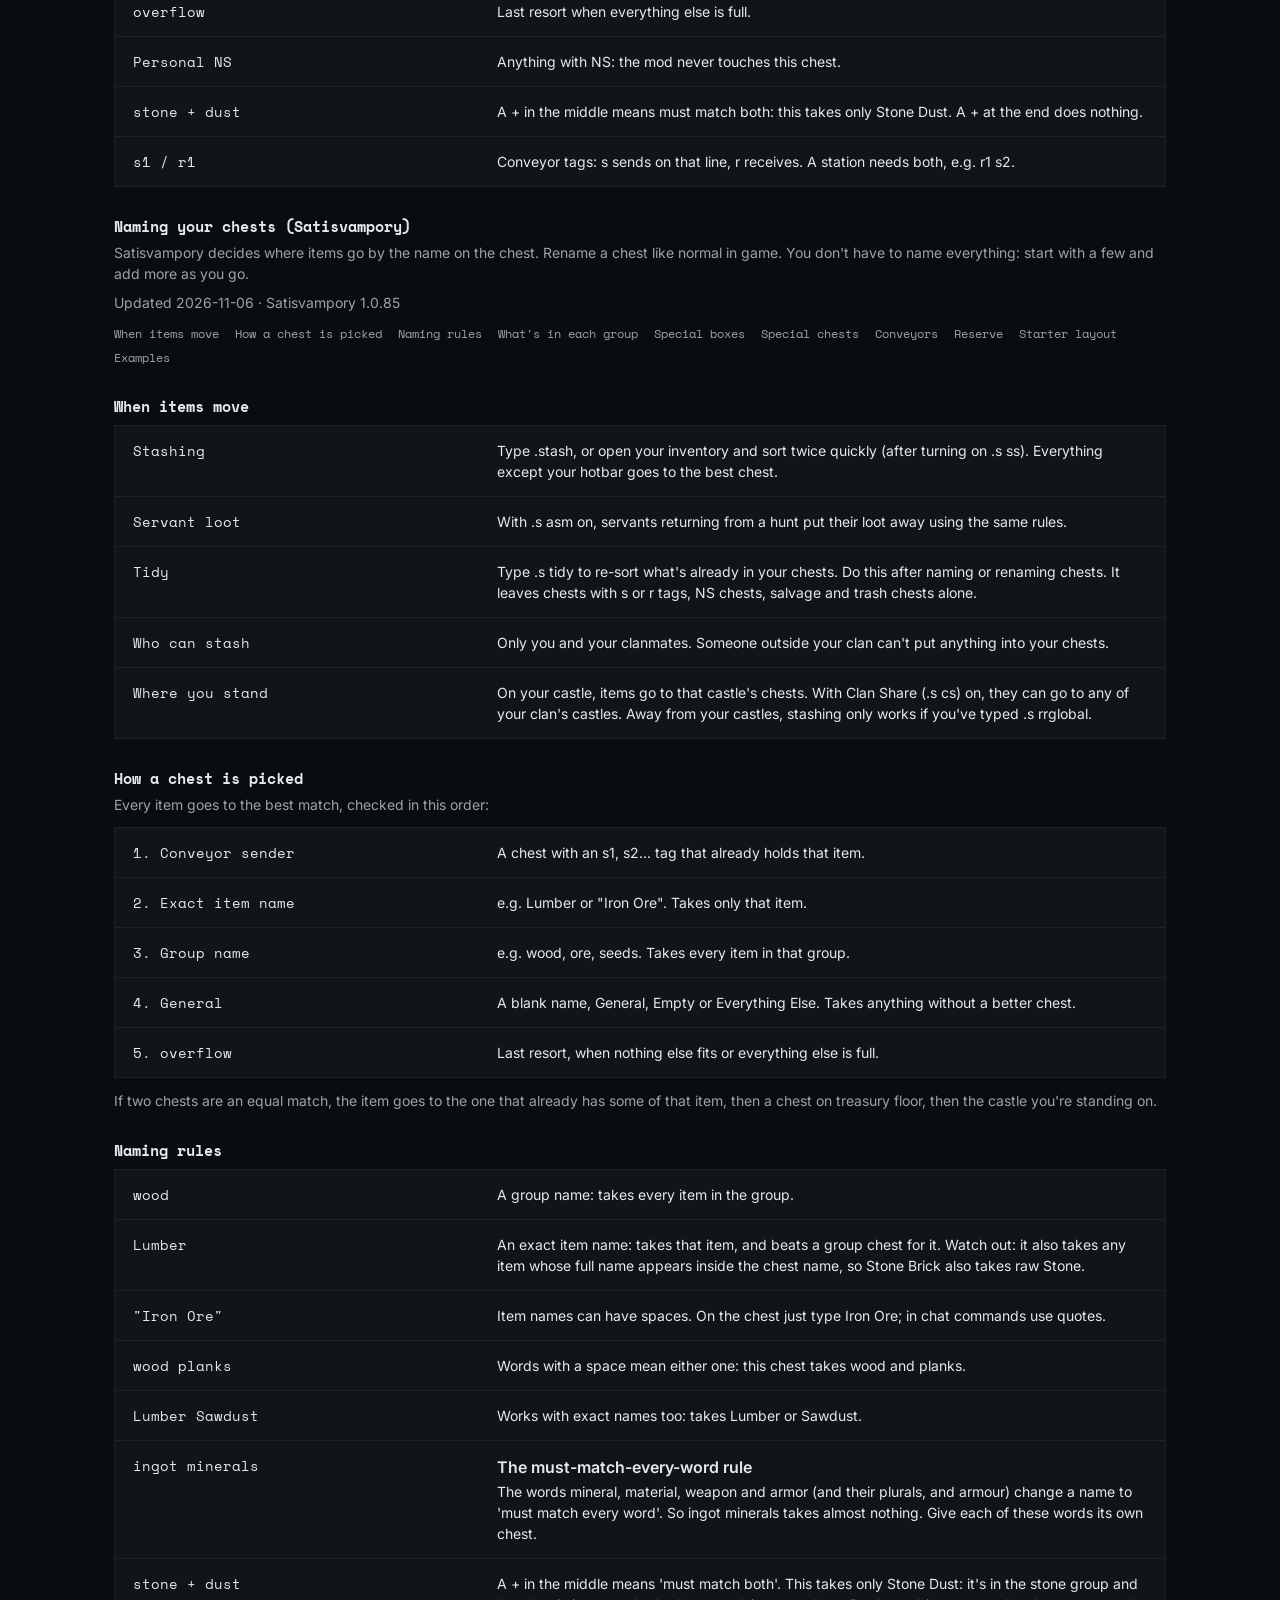
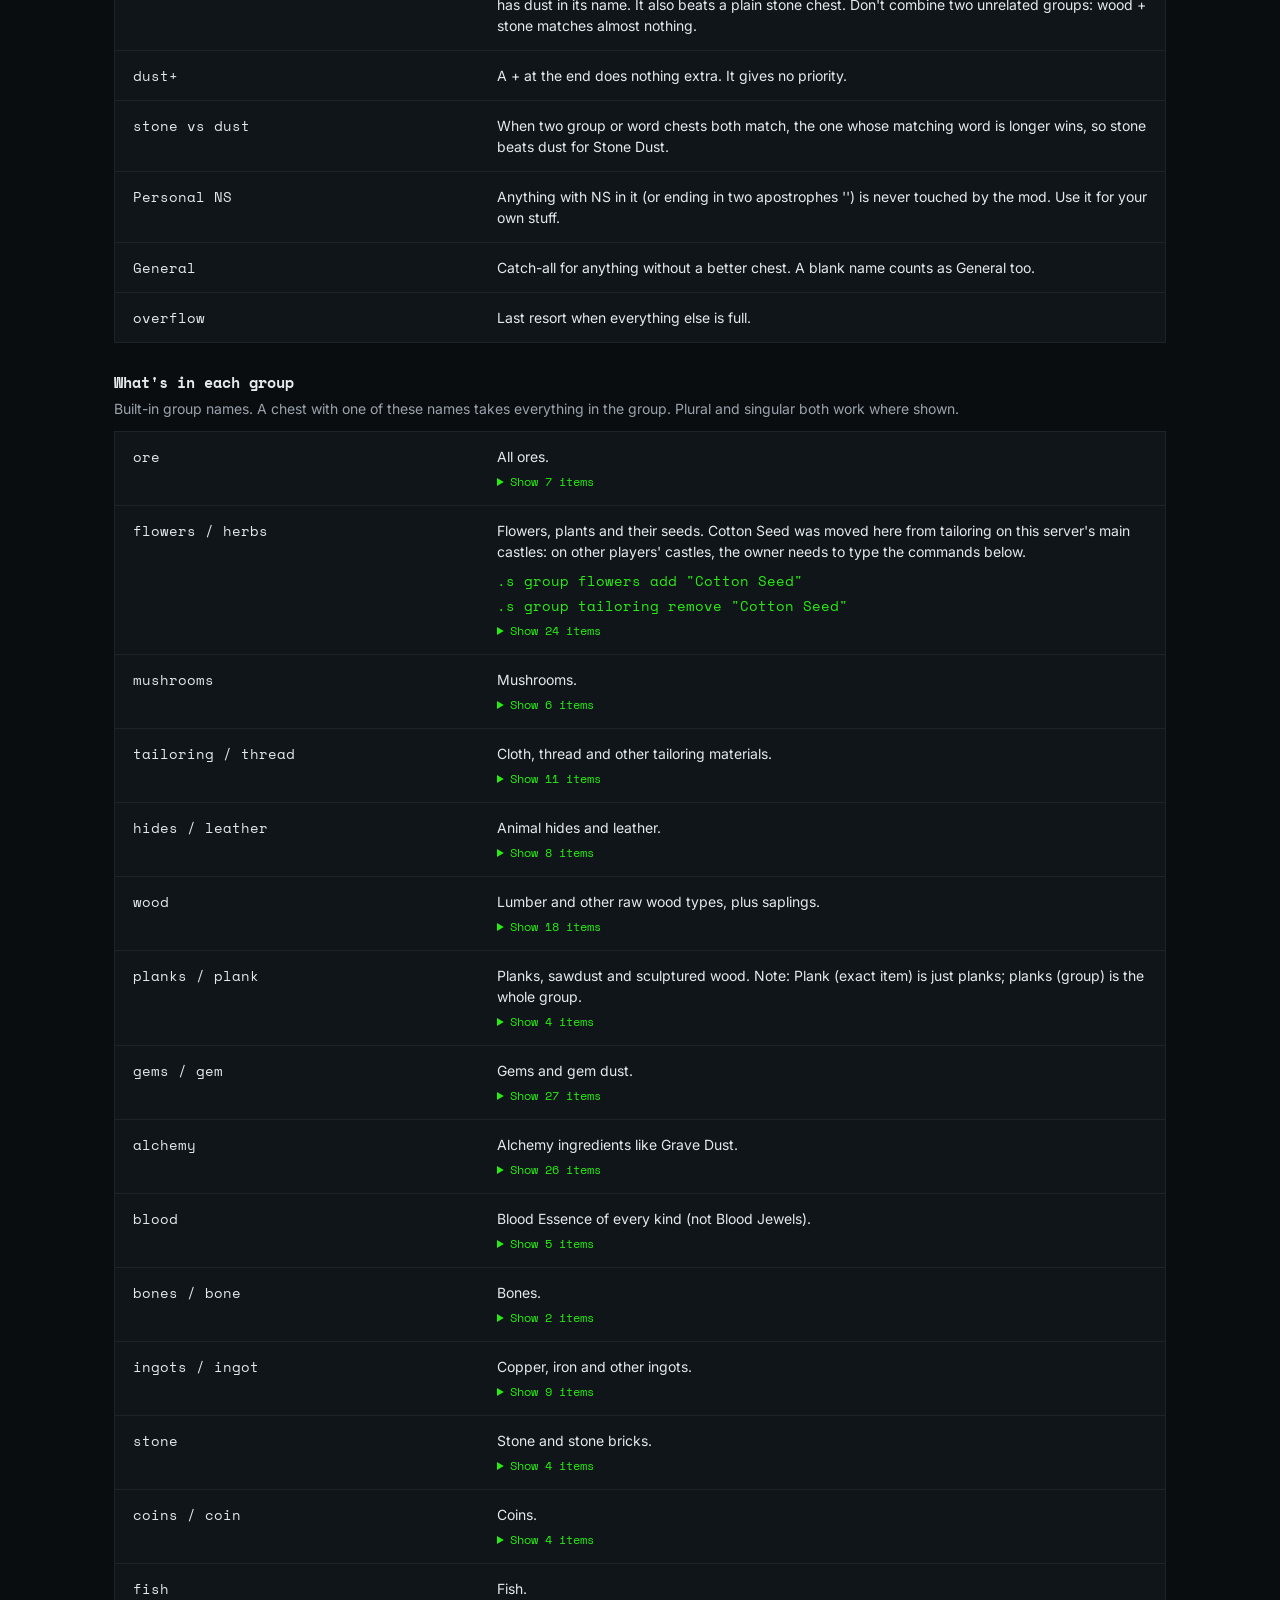
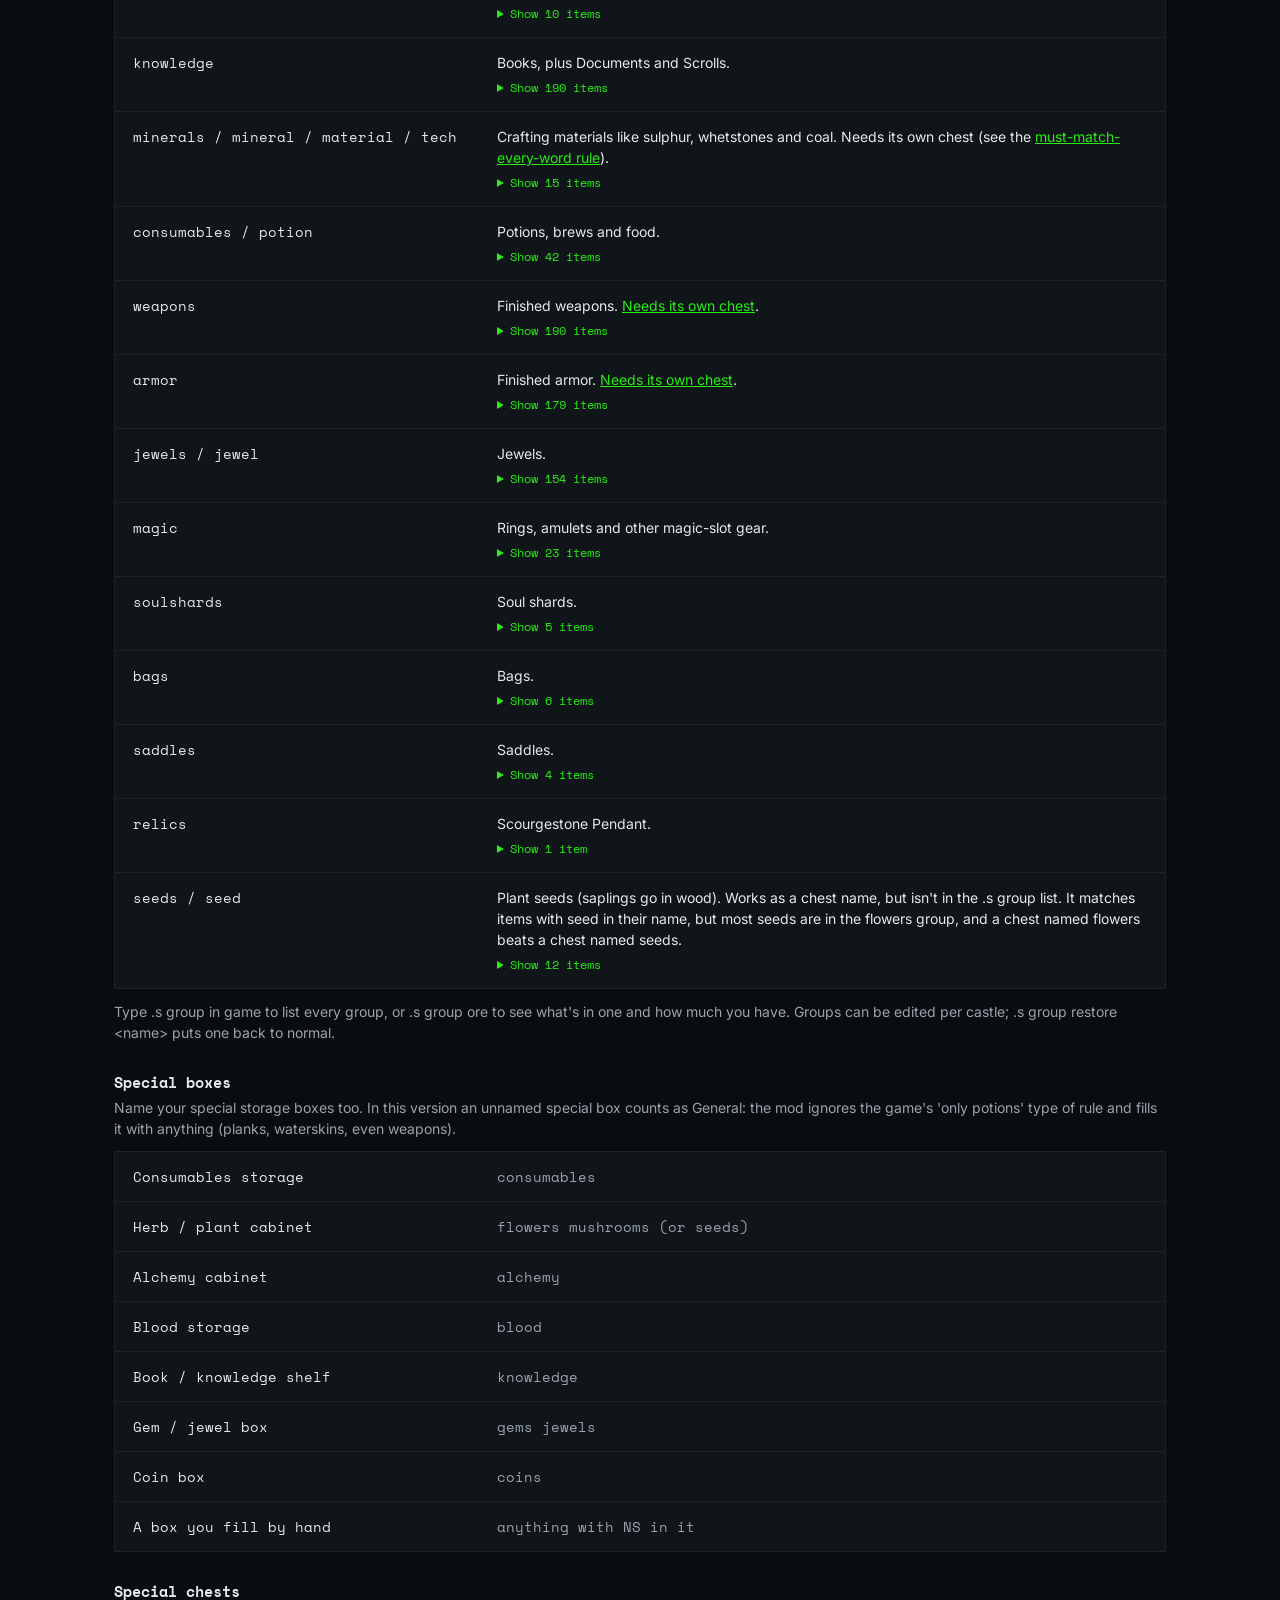
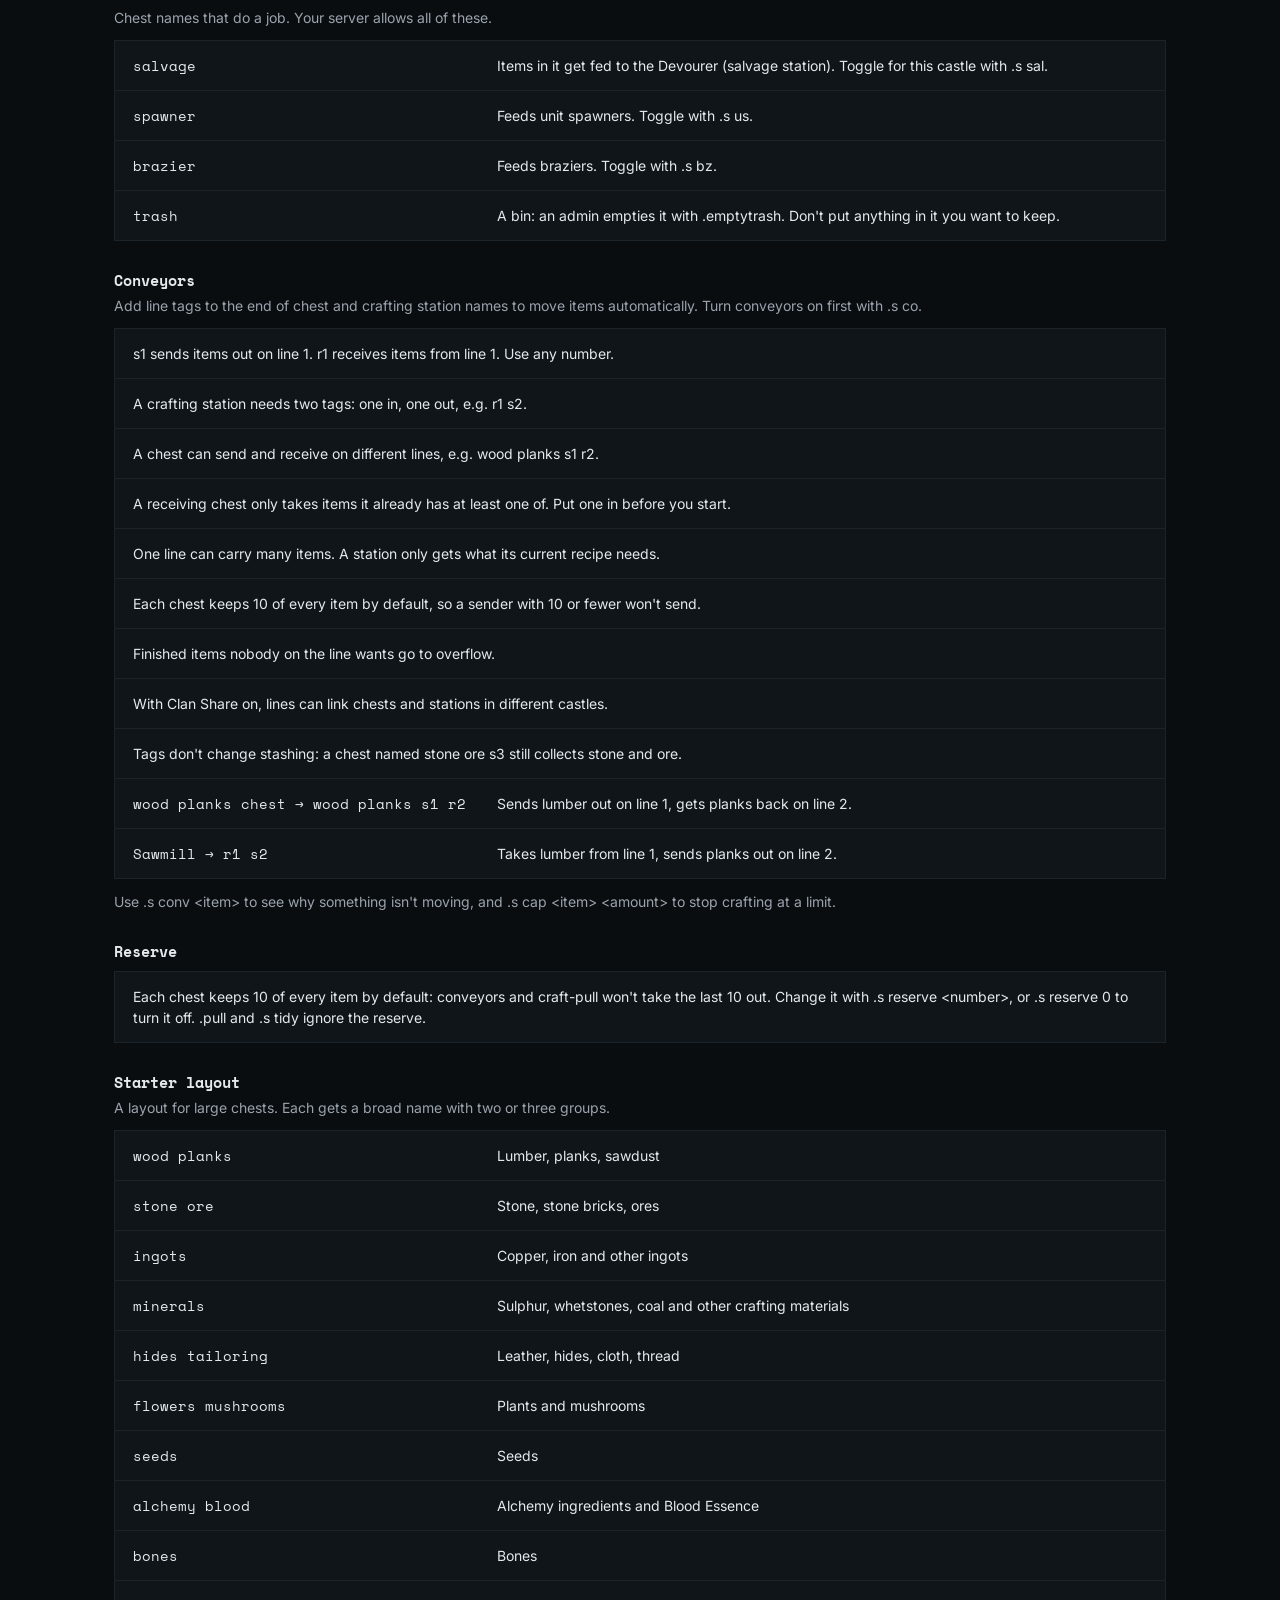
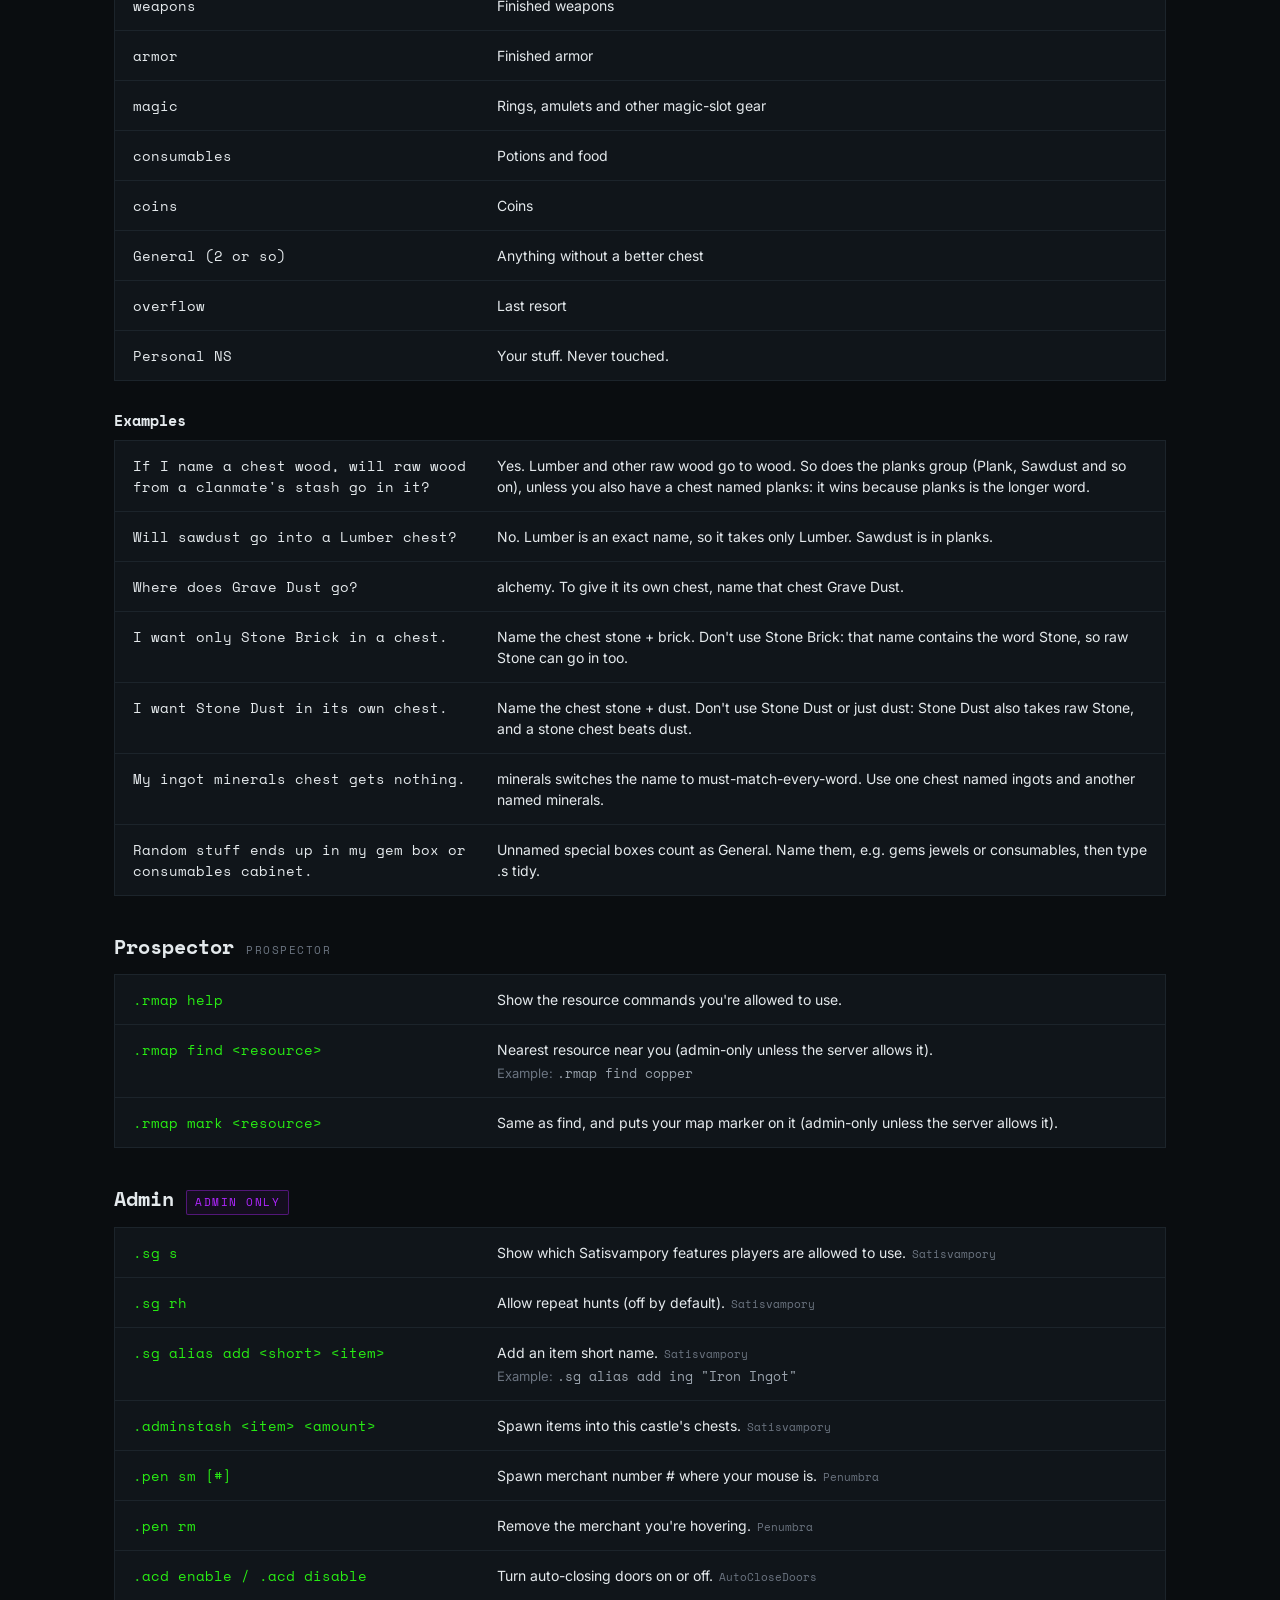
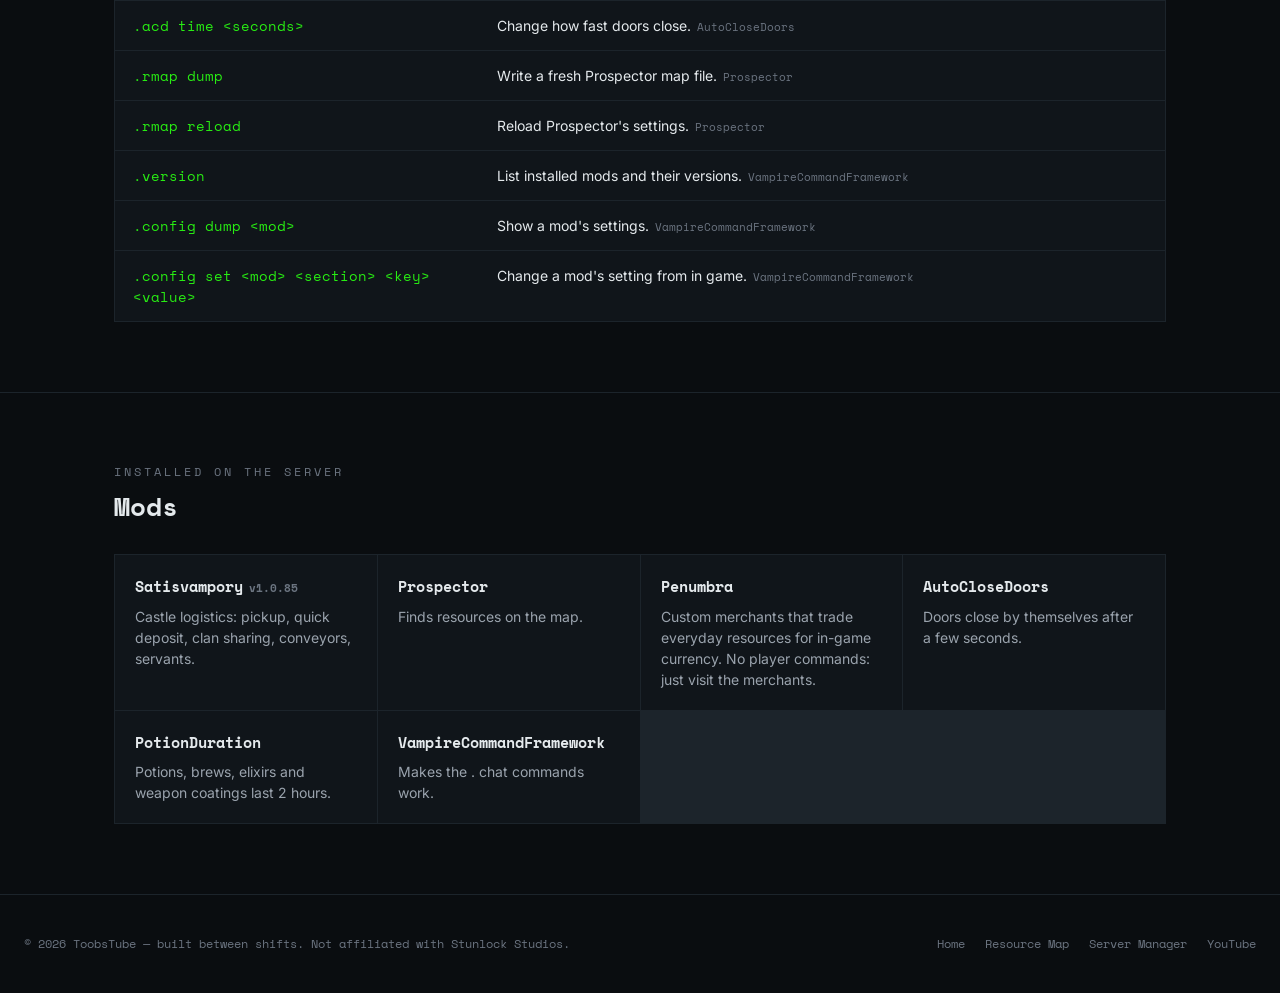
<file: vrising-commands/index.html>
<!DOCTYPE html>
<html lang="en">
<head>
<meta charset="UTF-8" />
<meta name="viewport" content="width=device-width, initial-scale=1.0" />
<title>V Rising Server Commands · ToobsTube</title>
<meta name="description" content="Searchable cheat sheet of chat commands for a modded V Rising server: Satisvampory, Prospector, Penumbra, AutoCloseDoors and VampireCommandFramework.">
<link rel="icon" href="/favicon.ico" sizes="any">
<link rel="icon" type="image/svg+xml" href="/favicon.svg">
<link rel="apple-touch-icon" href="/apple-touch-icon.png">
<link rel="preconnect" href="https://fonts.googleapis.com">
<link rel="preconnect" href="https://fonts.gstatic.com" crossorigin>
<link href="https://fonts.googleapis.com/css2?family=Space+Mono:wght@400;700&family=Inter:wght@400;500;600;700&display=swap" rel="stylesheet">
<style>
  :root {
    --hull: #0a0d10;
    --panel: #10151a;
    --panel-line: #1c242b;
    --green: #28ec13;
    --green-dim: #1a9c0c;
    --purple: #b026ff;
    --text: #e4e9ec;
    --text-dim: #6b7480;
    --text-mid: #9aa3ad;
    --mono: 'Space Mono', monospace;
    --sans: 'Inter', sans-serif;
  }

  * { margin: 0; padding: 0; box-sizing: border-box; }

  [hidden] { display: none !important; }

  html { scroll-behavior: smooth; }

  body {
    background: var(--hull);
    background-image:
      linear-gradient(var(--panel-line) 1px, transparent 1px),
      linear-gradient(90deg, var(--panel-line) 1px, transparent 1px);
    background-size: 48px 48px;
    background-attachment: fixed;
    color: var(--text);
    font-family: var(--sans);
    line-height: 1.5;
    min-height: 100vh;
  }

  a { color: inherit; text-decoration: none; }

  .wrap {
    max-width: 1100px;
    margin: 0 auto;
    padding: 0 24px;
  }

  /* ---- Top bar ---- */
  header {
    border-bottom: 1px solid var(--panel-line);
    background: rgba(10, 13, 16, 0.85);
    backdrop-filter: blur(6px);
    position: sticky;
    top: 0;
    z-index: 20;
  }

  .topbar {
    display: flex;
    align-items: center;
    justify-content: space-between;
    padding: 18px 24px;
  }

  .logo {
    display: flex;
    align-items: center;
    gap: 10px;
    font-family: var(--mono);
    font-weight: 700;
    font-size: 18px;
    letter-spacing: 0.5px;
  }

  .logo .bolt {
    color: var(--green);
    font-size: 20px;
    filter: drop-shadow(0 0 6px rgba(40,236,19,0.6));
  }

  nav {
    display: flex;
    gap: 28px;
    font-family: var(--mono);
    font-size: 13px;
    color: var(--text-mid);
  }

  nav a { transition: color 0.15s ease; }
  nav a:hover { color: var(--green); }

  /* ---- Hero ---- */
  .hero {
    padding: 80px 24px 50px;
  }

  .eyebrow {
    font-family: var(--mono);
    font-size: 12px;
    letter-spacing: 3px;
    color: var(--green);
    text-transform: uppercase;
    display: flex;
    align-items: center;
    gap: 10px;
    margin-bottom: 24px;
    flex-wrap: wrap;
  }

  .dot {
    width: 7px;
    height: 7px;
    border-radius: 50%;
    background: var(--green);
    box-shadow: 0 0 8px rgba(40,236,19,0.9);
    animation: pulse 2s ease-in-out infinite;
  }

  @keyframes pulse {
    0%, 100% { opacity: 1; }
    50% { opacity: 0.35; }
  }

  h1 {
    font-family: var(--mono);
    font-weight: 700;
    font-size: clamp(32px, 5.5vw, 56px);
    line-height: 1.08;
    letter-spacing: -1px;
    max-width: 860px;
  }

  h1 span {
    color: var(--green);
    text-shadow: 0 0 24px rgba(40,236,19,0.35);
  }

  .hero-sub {
    margin-top: 22px;
    max-width: 620px;
    font-size: 17px;
    color: var(--text-mid);
  }

  .notes {
    margin-top: 28px;
    list-style: none;
    display: grid;
    gap: 8px;
    max-width: 720px;
  }

  .notes li {
    color: var(--text-mid);
    font-size: 14px;
    padding-left: 20px;
    position: relative;
  }

  .notes li::before {
    content: "›";
    position: absolute;
    left: 4px;
    color: var(--green);
    font-family: var(--mono);
  }

  .hero-note {
    margin-top: 20px;
    font-family: var(--mono);
    font-size: 12px;
    color: var(--text-dim);
  }

  /* ---- Search bar ---- */
  .finder {
    position: sticky;
    top: 65px;
    z-index: 10;
    background: rgba(10, 13, 16, 0.92);
    backdrop-filter: blur(6px);
    border-top: 1px solid var(--panel-line);
    border-bottom: 1px solid var(--panel-line);
    padding: 16px 0;
  }

  .search-row {
    display: flex;
    gap: 12px;
    align-items: center;
  }

  .search {
    flex: 1;
    font-family: var(--mono);
    font-size: 15px;
    color: var(--text);
    background: var(--panel);
    border: 1px solid var(--panel-line);
    border-radius: 3px;
    padding: 12px 14px;
    outline: none;
    min-width: 0;
  }

  .search:focus { border-color: var(--green); box-shadow: 0 0 0 1px rgba(40,236,19,0.25); }
  .search::placeholder { color: var(--text-dim); }

  .count {
    font-family: var(--mono);
    font-size: 12px;
    color: var(--text-dim);
    white-space: nowrap;
  }

  .chips {
    display: flex;
    gap: 8px;
    flex-wrap: wrap;
    margin-top: 12px;
  }

  .chip {
    font-family: var(--mono);
    font-size: 12px;
    color: var(--text-mid);
    background: transparent;
    border: 1px solid var(--panel-line);
    border-radius: 2px;
    padding: 5px 10px;
    cursor: pointer;
    transition: all 0.15s ease;
  }

  .chip:hover { color: var(--text); border-color: var(--text-dim); }
  .chip.on { color: var(--green); border-color: rgba(40,236,19,0.5); background: rgba(40,236,19,0.06); }
  .chip.admin.on { color: var(--purple); border-color: rgba(176,38,255,0.5); background: rgba(176,38,255,0.06); }

  /* ---- Command groups ---- */
  .groups { padding: 40px 0 70px; display: grid; gap: 36px; }

  .group-head {
    display: flex;
    align-items: baseline;
    gap: 12px;
    flex-wrap: wrap;
    margin-bottom: 12px;
  }

  .group-title {
    font-family: var(--mono);
    font-size: 20px;
    font-weight: 700;
  }

  .group-mod {
    font-family: var(--mono);
    font-size: 11px;
    letter-spacing: 1.5px;
    text-transform: uppercase;
    color: var(--text-dim);
  }

  .tag {
    font-family: var(--mono);
    font-size: 11px;
    letter-spacing: 1.5px;
    text-transform: uppercase;
    padding: 3px 8px;
    border-radius: 2px;
    border: 1px solid;
  }

  .tag.start { color: var(--green); border-color: rgba(40,236,19,0.4); background: rgba(40,236,19,0.06); }
  .tag.admin { color: var(--purple); border-color: rgba(176,38,255,0.4); background: rgba(176,38,255,0.06); }

  .group-note {
    font-size: 14px;
    color: var(--text-mid);
    margin: -4px 0 12px;
  }

  .rows {
    border: 1px solid var(--panel-line);
    background: var(--panel-line);
    display: grid;
    gap: 1px;
  }

  .row {
    background: var(--panel);
    display: grid;
    grid-template-columns: minmax(220px, 340px) 1fr;
    gap: 6px 24px;
    padding: 14px 18px;
    align-items: start;
  }

  .row:hover { background: #131a20; }

  .cmd {
    font-family: var(--mono);
    font-size: 14px;
    color: var(--green);
    background: none;
    border: none;
    text-align: left;
    cursor: pointer;
    padding: 0;
    word-break: break-word;
    position: relative;
  }

  .cmd.plain { color: var(--text); cursor: default; }
  .cmd:not(.plain):hover { text-decoration: underline; }

  .cmd .copied {
    font-size: 11px;
    color: var(--text-dim);
    margin-left: 8px;
    text-decoration: none;
    display: inline-block;
  }

  .desc { font-size: 14px; color: var(--text); }
  .desc .mod-inline {
    font-family: var(--mono);
    font-size: 11px;
    color: var(--text-dim);
    margin-left: 6px;
  }

  .example {
    margin-top: 4px;
    font-size: 13px;
    color: var(--text-dim);
  }

  .example code {
    font-family: var(--mono);
    color: var(--text-mid);
  }

  /* ---- Chest naming guide ---- */
  .guide-section { scroll-margin-top: 280px; }

  .subhead {
    font-family: var(--mono);
    font-size: 15px;
    font-weight: 700;
    margin: 28px 0 8px;
  }

  .group-note.after { margin: 12px 0 0; }

  .guide-nav {
    display: flex;
    flex-wrap: wrap;
    gap: 6px 16px;
    font-family: var(--mono);
    font-size: 12px;
    color: var(--text-mid);
  }

  .guide-nav a:hover { color: var(--green); }

  .row.wide { grid-template-columns: 1fr; }
  .row[id] { scroll-margin-top: 280px; }
  .row.flash { outline: 1px solid var(--green); outline-offset: -1px; }

  .group-commands { display: grid; justify-items: start; gap: 4px; margin-top: 8px; }

  .rule-title { font-weight: 600; margin-bottom: 2px; }
  .rule-link { color: var(--green); text-decoration: underline; }
  .chest-name { font-family: var(--mono); color: var(--text-mid); }

  .items-toggle {
    margin-top: 6px;
    font-family: var(--mono);
    font-size: 12px;
    color: var(--green);
    cursor: pointer;
  }

  .items {
    list-style: none;
    columns: 3 200px;
    column-gap: 24px;
    margin-top: 10px;
    font-size: 13px;
    color: var(--text-mid);
  }

  .items li { break-inside: avoid; padding: 1px 0; }

  .empty {
    display: none;
    text-align: center;
    padding: 50px 0;
    font-family: var(--mono);
    color: var(--text-dim);
  }

  /* ---- Mods ---- */
  .section {
    padding: 70px 24px;
    border-top: 1px solid var(--panel-line);
  }

  .section-head { margin-bottom: 28px; }

  .section-label {
    font-family: var(--mono);
    font-size: 12px;
    letter-spacing: 3px;
    color: var(--text-dim);
    text-transform: uppercase;
  }

  .section-title {
    font-family: var(--mono);
    font-size: 26px;
    font-weight: 700;
    margin-top: 6px;
  }

  .mods {
    display: grid;
    grid-template-columns: repeat(auto-fit, minmax(240px, 1fr));
    gap: 1px;
    background: var(--panel-line);
    border: 1px solid var(--panel-line);
  }

  .mod {
    background: var(--panel);
    padding: 20px;
  }

  .mod-name { font-family: var(--mono); font-weight: 700; font-size: 15px; }
  .mod-ver { font-family: var(--mono); font-size: 11px; color: var(--text-dim); margin-left: 6px; }
  .mod-about { margin-top: 8px; font-size: 14px; color: var(--text-mid); }

  /* ---- Footer ---- */
  footer {
    border-top: 1px solid var(--panel-line);
    padding: 40px 24px;
    display: flex;
    align-items: center;
    justify-content: space-between;
    flex-wrap: wrap;
    gap: 16px;
    font-family: var(--mono);
    font-size: 12px;
    color: var(--text-dim);
  }

  .footer-links { display: flex; gap: 20px; flex-wrap: wrap; }
  .footer-links a:hover { color: var(--green); }

  @media (max-width: 720px) {
    .row { grid-template-columns: 1fr; }
  }

  @media (max-width: 600px) {
    nav { display: none; }
    .hero { padding: 56px 16px 36px; }
    .section { padding: 50px 16px; }
    .wrap { padding: 0 16px; }
    .topbar { padding: 18px 16px; }
    .finder { top: 63px; }
    .count { display: none; }
    /* One scrolling row of chips, so the sticky search bar stays short on phones */
    .chips { flex-wrap: nowrap; overflow-x: auto; scrollbar-width: none; }
    .chip { flex: none; }
  }

  /* ---- Printed cheat sheet ---- */
  @media print {
    :root {
      --panel: #fff;
      --panel-line: #ccc;
      --green: #146b0a;
      --purple: #6a0fa3;
      --text: #000;
      --text-mid: #333;
      --text-dim: #555;
    }
    body { background: #fff; }
    header, .finder, footer, .hero-note, .copied, .guide-nav { display: none !important; }
    .hero { padding: 0 0 16px; }
    h1 { font-size: 24px; }
    h1 span { text-shadow: none; }
    .dot { display: none; }
    .groups { padding: 10px 0; gap: 16px; }
    .group { break-inside: avoid; }
    .row { padding: 6px 10px; grid-template-columns: 260px 1fr; }
    .section { padding: 16px 0; }
  }
</style>
</head>
<body>

<header>
  <div class="topbar">
    <a class="logo" href="/"><span class="bolt">⚡</span>TOOBS<span style="color:var(--purple)">TUBE</span></a>
    <nav>
      <a href="#commands">Commands</a>
      <a href="#mods">Mods</a>
      <a href="/vrising-map/">Resource Map</a>
      <a href="/#systems">All systems</a>
    </nav>
  </div>
</header>

<section class="hero">
  <div class="wrap">
    <div class="eyebrow"><span class="dot"></span>V Rising · Cheat sheet</div>
    <h1>Server <span>commands</span></h1>
    <p class="hero-sub">Every chat command on the server, with what it does. Search for a command or describe what you want to do, like "find chest" or "pickup".</p>
    <ul class="notes" id="notes"></ul>
    <p class="hero-note">Click a command to copy it. Updated <span id="updated"></span>. Print this page (Ctrl+P) for a paper copy.</p>
  </div>
</section>

<div class="finder" id="commands">
  <div class="wrap">
    <div class="search-row">
      <input class="search" id="search" type="search" placeholder="Search commands, e.g. pull, chest, servants…" autocomplete="off" spellcheck="false" aria-label="Search commands">
      <span class="count" id="count"></span>
    </div>
    <div class="chips" id="chips"></div>
  </div>
</div>

<main class="wrap">
  <div class="groups" id="groups"></div>
  <div class="empty" id="empty">No commands match that search.</div>
</main>

<section class="section" id="mods">
  <div class="wrap">
    <div class="section-head">
      <div class="section-label">Installed on the server</div>
      <div class="section-title">Mods</div>
    </div>
    <div class="mods" id="modlist"></div>
  </div>
</section>

<footer>
  <div>© 2026 ToobsTube — built between shifts. Not affiliated with Stunlock Studios.</div>
  <div class="footer-links">
    <a href="/">Home</a>
    <a href="/vrising-map/">Resource Map</a>
    <a href="/vrising-manager/">Server Manager</a>
    <a href="https://www.youtube.com/@ToobsTube" target="_blank" rel="noopener">YouTube</a>
  </div>
</footer>

<script>
  // Command list. Generated from commands.json, so edit that and paste it back in here.
  const DATA = {
  "title": "V Rising server commands",
  "updated": "2026-11-06",
  "notes": [
    "Type commands in normal game chat. They all start with a . (dot).",
    "Item names with spaces need quotes, e.g. \"Iron Ore\".",
    "Most Satisvampory switches start off. Turn on the ones you want once and they stay on, in every castle."
  ],
  "mods": [
    {
      "name": "Satisvampory",
      "version": "1.0.85",
      "about": "Castle logistics: pickup, quick deposit, clan sharing, conveyors, servants."
    },
    {
      "name": "Prospector",
      "about": "Finds resources on the map."
    },
    {
      "name": "Penumbra",
      "about": "Custom merchants that trade everyday resources for in-game currency. No player commands: just visit the merchants."
    },
    {
      "name": "AutoCloseDoors",
      "about": "Doors close by themselves after a few seconds."
    },
    {
      "name": "PotionDuration",
      "about": "Potions, brews, elixirs and weapon coatings last 2 hours."
    },
    {
      "name": "VampireCommandFramework",
      "about": "Makes the . chat commands work."
    }
  ],
  "start_here": [
    {
      "command": ".s ss",
      "description": "Turn on quick deposit: open your inventory and sort twice quickly to put everything into the right chests."
    },
    {
      "command": ".s cr",
      "description": "Turn on craft-pull: right-click a recipe and missing materials come from your chests."
    },
    {
      "command": ".s auto around",
      "description": "Auto-pickup only for drops that appear near you, like your own kills."
    },
    {
      "command": ".s asm",
      "description": "Servants put their hunt loot into your chests."
    },
    {
      "command": ".s help",
      "description": "Full Satisvampory command list in game."
    }
  ],
  "sections": [
    {
      "name": "Help",
      "mod": "VampireCommandFramework",
      "commands": [
        {
          "command": ".help",
          "description": "List the mods that have commands."
        },
        {
          "command": ".help <mod>",
          "description": "Commands for one mod.",
          "example": ".help Satisvampory"
        },
        {
          "command": ".help-all",
          "description": "Every command on the server."
        },
        {
          "command": ".!",
          "description": "Repeat your last command."
        },
        {
          "command": ".! list",
          "description": "Show your last 10 commands."
        }
      ]
    },
    {
      "name": "Pickup",
      "mod": "Satisvampory",
      "commands": [
        {
          "command": ".s",
          "description": "Pick up items around you right now."
        },
        {
          "command": ".s auto",
          "description": "Turn auto-pickup on or off."
        },
        {
          "command": ".s auto around",
          "description": "Auto-pickup on, only for drops that appear while you're nearby (your kills, not a friend's farm)."
        },
        {
          "command": ".s auto all",
          "description": "Auto-pickup on, grabs everything you walk past."
        },
        {
          "command": ".s filter",
          "description": "Show your pickup mode (around or all)."
        },
        {
          "command": ".s radius <1-50>",
          "description": "How far pickup reaches.",
          "example": ".s radius 15"
        },
        {
          "command": ".s exclude <item>",
          "description": "Stop (or start again) picking up an item. With no item, shows your skip list.",
          "example": ".s exclude cotton"
        },
        {
          "command": ".s bagcap",
          "description": "Show your pickup limits."
        },
        {
          "command": ".s bagcap <item> <amount>",
          "description": "Stop picking up an item once you have this many. 0 = never pick it up, -1 = no limit.",
          "example": ".s bagcap cotton 200"
        },
        {
          "command": ".s bagcapclear",
          "description": "Remove all your pickup limits."
        },
        {
          "command": ".s notify off",
          "description": "Quiet pickup: no chat line for each pickup. Use on to turn it back on."
        }
      ]
    },
    {
      "name": "Stash, pull and find",
      "mod": "Satisvampory",
      "commands": [
        {
          "command": ".stash",
          "description": "Put your inventory (not your hotbar) into the right chests."
        },
        {
          "command": ".s ss",
          "description": "Turn on quick deposit: open your inventory and sort twice quickly."
        },
        {
          "command": ".pull <item> <amount>",
          "description": "Take items from any of your castles into your bags.",
          "example": ".pull plank 200"
        },
        {
          "command": ".pull <group>",
          "description": "Take one stack of every item in a group.",
          "example": ".pull seeds"
        },
        {
          "command": ".s cr",
          "description": "Turn on craft-pull: right-click a recipe and missing materials come from your chests."
        },
        {
          "command": ".fi <item>",
          "description": "Find which chest has an item.",
          "example": ".fi \"Iron Ore\""
        },
        {
          "command": ".fc <name>",
          "description": "Find chests by their name.",
          "example": ".fc overflow"
        },
        {
          "command": ".s tidy",
          "description": "Re-sort what's already in your chests (use after renaming chests)."
        }
      ]
    },
    {
      "name": "Castle limits",
      "mod": "Satisvampory",
      "note": "Stand on your castle.",
      "commands": [
        {
          "command": ".s cap",
          "description": "Show all your crafting limits."
        },
        {
          "command": ".s cap <item> <amount>",
          "description": "Stop crafting an item once you have this many across your castles.",
          "example": ".s cap plank 500"
        },
        {
          "command": ".s capclear <item>",
          "description": "Remove a crafting limit.",
          "example": ".s capclear plank"
        },
        {
          "command": ".s reserve",
          "description": "Show how many of each item a chest keeps (default 10)."
        },
        {
          "command": ".s reserve <amount>",
          "description": "Change how many of each item a chest keeps. 0 turns it off.",
          "example": ".s reserve 20"
        },
        {
          "command": ".s reserve <item> <amount>",
          "description": "Keep a different amount of one item.",
          "example": ".s reserve plank 50"
        }
      ]
    },
    {
      "name": "Castle and conveyors",
      "mod": "Satisvampory",
      "commands": [
        {
          "command": ".s co",
          "description": "Turn on conveyors (chests and stations named s1, r1, etc.)."
        },
        {
          "command": ".s conv <item>",
          "description": "Why a conveyor isn't moving an item.",
          "example": ".s conv lumber"
        },
        {
          "command": ".s need",
          "description": "Top 10 things your crafting stations are waiting for."
        },
        {
          "command": ".s item <item>",
          "description": "Where an item is stored, its limit and total.",
          "example": ".s item \"Iron Ore\""
        },
        {
          "command": ".s cs",
          "description": "Clan Share on or off: all your clan's castles act as one storage. One person types it for the whole clan."
        },
        {
          "command": ".s cse",
          "description": "Keep this castle out of Clan Share (type again to link it back)."
        },
        {
          "command": ".s hf",
          "description": "Auto-feed this castle heart with Blood Essence (on by default)."
        },
        {
          "command": ".s settings",
          "description": "Show your current switches."
        }
      ]
    },
    {
      "name": "Servants",
      "mod": "Satisvampory",
      "commands": [
        {
          "command": ".s asm",
          "description": "Servants put their hunt loot into your chests."
        },
        {
          "command": ".s rh",
          "description": "List your castles for repeat hunts (servants go back out by themselves)."
        },
        {
          "command": ".s rh <number>",
          "description": "Turn repeat hunts on for one castle in that list.",
          "example": ".s rh 2"
        },
        {
          "command": ".s rh all",
          "description": "Turn repeat hunts on for all your castles."
        }
      ]
    },
    {
      "name": "Item short names",
      "mod": "Satisvampory",
      "commands": [
        {
          "command": "BE / GBE / PBE / ABE",
          "description": "Blood Essence types."
        },
        {
          "command": "GSS",
          "description": "Greater Stygian Shard."
        },
        {
          "command": "SGS",
          "description": "Siege Golem Stone."
        },
        {
          "command": "DSI",
          "description": "Dark Silver Ingot."
        },
        {
          "command": "OT",
          "description": "Onyx Tear."
        }
      ]
    },
    {
      "name": "Chest names",
      "mod": "Satisvampory",
      "note": "Satisvampory sorts items by the name on the chest.",
      "commands": [
        {
          "command": "ore, seeds, flowers, mushrooms, wood, planks, stone, ingots, bones, blood, alchemy, coins, consumables, magic",
          "description": "Group names: the chest takes everything in that group."
        },
        {
          "command": "Lumber",
          "description": "An exact item name: the chest takes that item, plus any item whose full name is inside the chest name."
        },
        {
          "command": "wood planks",
          "description": "Two names with a space: the chest takes either."
        },
        {
          "command": "minerals / weapons / armor",
          "description": "These words need a chest of their own. Mixed with other words they match almost nothing."
        },
        {
          "command": "General",
          "description": "Anything without a better chest (blank names count as General too)."
        },
        {
          "command": "overflow",
          "description": "Last resort when everything else is full."
        },
        {
          "command": "Personal NS",
          "description": "Anything with NS: the mod never touches this chest."
        },
        {
          "command": "stone + dust",
          "description": "A + in the middle means must match both: this takes only Stone Dust. A + at the end does nothing."
        },
        {
          "command": "s1 / r1",
          "description": "Conveyor tags: s sends on that line, r receives. A station needs both, e.g. r1 s2."
        }
      ]
    },
    {
      "name": "Prospector",
      "mod": "Prospector",
      "commands": [
        {
          "command": ".rmap help",
          "description": "Show the resource commands you're allowed to use."
        },
        {
          "command": ".rmap find <resource>",
          "description": "Nearest resource near you (admin-only unless the server allows it).",
          "example": ".rmap find copper"
        },
        {
          "command": ".rmap mark <resource>",
          "description": "Same as find, and puts your map marker on it (admin-only unless the server allows it)."
        }
      ]
    },
    {
      "name": "Admin",
      "admin": true,
      "commands": [
        {
          "command": ".sg s",
          "mod": "Satisvampory",
          "description": "Show which Satisvampory features players are allowed to use."
        },
        {
          "command": ".sg rh",
          "mod": "Satisvampory",
          "description": "Allow repeat hunts (off by default)."
        },
        {
          "command": ".sg alias add <short> <item>",
          "mod": "Satisvampory",
          "description": "Add an item short name.",
          "example": ".sg alias add ing \"Iron Ingot\""
        },
        {
          "command": ".adminstash <item> <amount>",
          "mod": "Satisvampory",
          "description": "Spawn items into this castle's chests."
        },
        {
          "command": ".pen sm [#]",
          "mod": "Penumbra",
          "description": "Spawn merchant number # where your mouse is."
        },
        {
          "command": ".pen rm",
          "mod": "Penumbra",
          "description": "Remove the merchant you're hovering."
        },
        {
          "command": ".acd enable / .acd disable",
          "mod": "AutoCloseDoors",
          "description": "Turn auto-closing doors on or off."
        },
        {
          "command": ".acd time <seconds>",
          "mod": "AutoCloseDoors",
          "description": "Change how fast doors close."
        },
        {
          "command": ".rmap dump",
          "mod": "Prospector",
          "description": "Write a fresh Prospector map file."
        },
        {
          "command": ".rmap reload",
          "mod": "Prospector",
          "description": "Reload Prospector's settings."
        },
        {
          "command": ".version",
          "mod": "VampireCommandFramework",
          "description": "List installed mods and their versions."
        },
        {
          "command": ".config dump <mod>",
          "mod": "VampireCommandFramework",
          "description": "Show a mod's settings."
        },
        {
          "command": ".config set <mod> <section> <key> <value>",
          "mod": "VampireCommandFramework",
          "description": "Change a mod's setting from in game."
        }
      ]
    }
  ]
};

  // Chest naming guide. This is chest-naming.json as is, so edit that and paste it back in here.
  const CHEST_GUIDE = {
  "title": "Naming your chests (Satisvampory)",
  "updated": "2026-11-06",
  "mod_version": "Satisvampory 1.0.85",
  "intro": "Satisvampory decides where items go by the name on the chest. Rename a chest like normal in game. You don't have to name everything: start with a few and add more as you go.",

  "when_items_move": [
    { "title": "Stashing", "text": "Type .stash, or open your inventory and sort twice quickly (after turning on .s ss). Everything except your hotbar goes to the best chest." },
    { "title": "Servant loot", "text": "With .s asm on, servants returning from a hunt put their loot away using the same rules." },
    { "title": "Tidy", "text": "Type .s tidy to re-sort what's already in your chests. Do this after naming or renaming chests. It leaves chests with s or r tags, NS chests, salvage and trash chests alone." },
    { "title": "Who can stash", "text": "Only you and your clanmates. Someone outside your clan can't put anything into your chests." },
    { "title": "Where you stand", "text": "On your castle, items go to that castle's chests. With Clan Share (.s cs) on, they can go to any of your clan's castles. Away from your castles, stashing only works if you've typed .s rrglobal." }
  ],

  "how_a_chest_is_picked": {
    "intro": "Every item goes to the best match, checked in this order:",
    "order": [
      { "rank": 1, "name": "Conveyor sender", "text": "A chest with an s1, s2... tag that already holds that item." },
      { "rank": 2, "name": "Exact item name", "text": "e.g. Lumber or \"Iron Ore\". Takes only that item." },
      { "rank": 3, "name": "Group name", "text": "e.g. wood, ore, seeds. Takes every item in that group." },
      { "rank": 4, "name": "General", "text": "A blank name, General, Empty or Everything Else. Takes anything without a better chest." },
      { "rank": 5, "name": "overflow", "text": "Last resort, when nothing else fits or everything else is full." }
    ],
    "ties": "If two chests are an equal match, the item goes to the one that already has some of that item, then a chest on treasury floor, then the castle you're standing on."
  },

  "naming_rules": [
    { "example": "wood", "meaning": "A group name: takes every item in the group." },
    { "example": "Lumber", "meaning": "An exact item name: takes that item, and beats a group chest for it. Watch out: it also takes any item whose full name appears inside the chest name, so Stone Brick also takes raw Stone." },
    { "example": "\"Iron Ore\"", "meaning": "Item names can have spaces. On the chest just type Iron Ore; in chat commands use quotes." },
    { "example": "wood planks", "meaning": "Words with a space mean either one: this chest takes wood and planks." },
    { "example": "Lumber Sawdust", "meaning": "Works with exact names too: takes Lumber or Sawdust." },
    { "example": "ingot minerals", "title": "The must-match-every-word rule", "meaning": "The words mineral, material, weapon and armor (and their plurals, and armour) change a name to 'must match every word'. So ingot minerals takes almost nothing. Give each of these words its own chest." },
    { "example": "stone + dust", "meaning": "A + in the middle means 'must match both'. This takes only Stone Dust: it's in the stone group and has dust in its name. It also beats a plain stone chest. Don't combine two unrelated groups: wood + stone matches almost nothing." },
    { "example": "dust+", "meaning": "A + at the end does nothing extra. It gives no priority." },
    { "example": "stone vs dust", "meaning": "When two group or word chests both match, the one whose matching word is longer wins, so stone beats dust for Stone Dust." },
    { "example": "Personal NS", "meaning": "Anything with NS in it (or ending in two apostrophes '') is never touched by the mod. Use it for your own stuff." },
    { "example": "General", "meaning": "Catch-all for anything without a better chest. A blank name counts as General too." },
    { "example": "overflow", "meaning": "Last resort when everything else is full." }
  ],

  "groups": {
    "intro": "Built-in group names. A chest with one of these names takes everything in the group. Plural and singular both work where shown.",
    "items": [
      { "name": "ore", "count": 7, "holds": "All ores.", "items": ["Clay", "Copper Ore", "Gold Ore", "Iron Ore", "Quartz", "Silver Ore", "Sulphur Ore"] },
      { "name": "flowers / herbs", "count": 24, "holds": "Flowers, plants and their seeds. Cotton Seed was moved here from tailoring on this server's main castles: on other players' castles, the owner needs to type the commands below.", "commands": [".s group flowers add \"Cotton Seed\"", ".s group tailoring remove \"Cotton Seed\""], "items": ["Bleeding Heart", "Bleeding Heart Seed", "Blood Rose", "Blood Rose Seed", "Corrupted Flower", "Corrupted Flower Seed", "Cotton Seed", "Fire Blossom", "Fire Blossom Seed", "Mourning Lily", "Mourning Lily Seed", "Plague Brier", "Plague Brier Seeds", "Plant Fibre", "Pollen", "Radiant Fibre", "Sacred Grape Seed", "Sacred Grapes", "Snow Flower", "Snow Flower Seed", "Sunflower", "Sunflower Seed", "Thistle", "Thistle Seed"] },
      { "name": "mushrooms", "count": 6, "holds": "Mushrooms.", "items": ["Ghost Shroom", "Ghost Shroom Spores", "Hell's Clarion Spores", "Hell’s Clarion", "Trippy Shroom", "Trippy Spores"] },
      { "name": "tailoring / thread", "count": 11, "holds": "Cloth, thread and other tailoring materials.", "items": ["Carpet Roll", "Cloth", "Coarse Thread", "Cotton", "Cotton Yarn", "Ghost Yarn", "Imperial Thread", "Shadow Weave", "Silk", "Silkworm", "Wool Thread"] },
      { "name": "hides / leather", "count": 8, "holds": "Animal hides and leather.", "items": ["Bat Hide", "Bat Leather", "Leather", "Pristine Hide", "Pristine Leather", "Rugged Hide", "Thick Hide", "Thick Leather"] },
      { "name": "wood", "count": 18, "holds": "Lumber and other raw wood types, plus saplings.", "items": ["Apple Tree Sapling", "Aspen Sapling", "Autum Aspen Sapling", "Autum Birch Sapling", "Birch Sapling", "Cherry Blossom Sapling", "Corrupted Oak", "Cursed Sapling", "Cursed Wood", "Cypress Sapling", "Gloom Wood", "Gloomy Sapling", "Hallow Wood", "Oak Sapling", "Pine Sapling", "Weeping Willow Sapling", "White Cherry Blossom Sapling", "Wood"] },
      { "name": "planks / plank", "count": 4, "holds": "Planks, sawdust and sculptured wood. Note: Plank (exact item) is just planks; planks (group) is the whole group.", "items": ["Plank", "Reinforced Plank", "Sawdust", "Sculptured Wood"] },
      { "name": "gems / gem", "count": 27, "holds": "Gems and gem dust.", "items": ["Crude Amethyst", "Crude Emerald", "Crude Miststone", "Crude Ruby", "Crude Sapphire", "Crude Topaz", "Crystal", "Flawless Amethyst", "Flawless Emerald", "Flawless Miststone", "Flawless Ruby", "Flawless Sapphire", "Flawless Topaz", "Gem Dust", "Gemstone", "Perfect Amethyst", "Perfect Emerald", "Perfect Miststone", "Perfect Ruby", "Perfect Sapphire", "Perfect Topaz", "Regular Amethyst", "Regular Emerald", "Regular Miststone", "Regular Ruby", "Regular Sapphire", "Regular Topaz"] },
      { "name": "alchemy", "count": 26, "holds": "Alchemy ingredients like Grave Dust.", "items": ["Charged Battery", "Clay Mold", "Demon Fragment", "Depleted Battery", "EMP", "Exquisite Heart", "Grave Dust", "Greater Stygian Shard", "Major Explosive Box", "Minor Explosive Box", "Mutant Grease", "Onyx Tear", "Power Core", "Primal Stygian Shard", "Pristine Heart", "Rat", "Resonator", "Scourgestone", "Sludge-filled Canister", "Spectral Dust", "Stygian Shard", "Tainted Heart", "Unsullied Heart", "Vampiric Dust", "Venom Sap", "Witchdust"] },
      { "name": "blood", "count": 5, "holds": "Blood Essence of every kind (not Blood Jewels).", "items": ["Blood Essence", "Blood Tracking", "Extract Blood Essence", "Greater Blood Essence", "Primal Blood Essence"] },
      { "name": "bones / bone", "count": 2, "holds": "Bones.", "items": ["Bone", "Fish Bone"] },
      { "name": "ingots / ingot", "count": 9, "holds": "Copper, iron and other ingots.", "items": ["Copper Ingot", "Copper Wires", "Dark Silver Ingot", "Ember Glass", "Gold Ingot", "Iron Body", "Iron Ingot", "Radium Alloy", "Silver Ingot"] },
      { "name": "stone", "count": 4, "holds": "Stone and stone bricks.", "items": ["Stone", "Stone Body", "Stone Brick", "Stone Dust"] },
      { "name": "coins / coin", "count": 4, "holds": "Coins.", "items": ["Book Coin Storage", "Copper Coin", "Goldsun Coin", "Silver Coin"] },
      { "name": "fish", "count": 10, "holds": "Fish.", "items": ["Blood Snapper", "Corrupted Fish", "Fat Goby", "Fierce Stinger", "Golden River Bass", "Rainbow Trout", "Sage Fish", "Swamp Dweller", "The Fish", "Twilight Snapper"] },
      { "name": "knowledge", "count": 190, "holds": "Books, plus Documents and Scrolls.", "items": ["Book 'Cordial' Wall Panels", "Book 'Distinguished' Carpet Collection", "Book 'Dux' Carpet Collection", "Book 'Hearth' Wall Panels", "Book 'Stately' Stone Walls", "Book Alchemy Lab Flooring", "Book Amulet of the Arch-Warlock", "Book Amulet of the Blademaster", "Book Amulet of the Crimson Commander", "Book Amulet of the Master Spellweaver", "Book Amulet of the Unyielding Charger", "Book Amulet of the Wicked Prophet", "Book Armor Storage", "Book Artisans Corner", "Book Assortment of Cabinets", "Book Assortment of Castle Chairs", "Book Assortment of Desk Chairs", "Book Assortment of Desks", "Book Assortment of enchanted torches", "Book Assortment of Fine Braziers", "Book Assortment of Fine Candle Stands", "Book Assortment of fine Paintings", "Book Assortment of Great Braziers", "Book Assortment of Royal Curtains", "Book Assortment of Seed Planters", "Book Assortment of Storage Lockers", "Book Assortment of Wide Storage Shelves", "Book Assortment of Windows", "Book Assortment of Workshop Decorations", "Book Banners", "Book Blood Hunter Boots", "Book Blood Hunter Chestguard", "Book Blood Hunter Gloves", "Book Blood Hunter Leggings", "Book Blood Rose Brew", "Book Brew of Ferocity", "Book Cobblestone Paths", "Book Crimson Templar Boots", "Book Crimson Templar Chestguard", "Book Crimson Templar Gloves", "Book Crimson Templar Leggings", "Book Dark Magus Boots", "Book Dark Magus Chestguard", "Book Dark Magus Gloves", "Book Dark Magus Leggings", "Book Decorative Stone Walls", "Book Default Stone", "Book Dread Plate Boots", "Book Dread Plate Chestguard", "Book Dread Plate Gloves", "Book Dread Plate Leggings", "Book Dressing Tables & Folding Walls", "Book Duskwatcher Boots", "Book Duskwatcher Chestguard", "Book Duskwatcher Gloves", "Book Duskwatcher Leggings", "Book Enchanted Brew", "Book Equipment Storage", "Book Fine Dining Table Collection", "Book Fire Resistance Brew", "Book Fireplaces", "Book Fish Storage", "Book Flying Lights", "Book Forge Flooring", "Book Garden Archways & Pergolas", "Book Garden Furniture and Lanterns", "Book Garlic Resistance Potion", "Book Gravel Paths", "Book Grim Knight Boots", "Book Grim Knight Chestguard", "Book Grim Knight Gloves", "Book Grim Knight Leggings", "Book Grim Ranger Boots", "Book Grim Ranger Gloves", "Book Grim Ranger Leggings", "Book Grim Ranger Vest", "Book Hanging Lanterns", "Book Jewel Storage", "Book Jeweller's Chamber Flooring", "Book Lamp Posts", "Book Large Alchemy Storage", "Book Large Consumables Storage", "Book Large Fountain", "Book Large Herb Storage", "Book Large Knowledge Storage", "Book Large Material Storage", "Book Large Tailoring Storage", "Book Large Woodworking Storage", "Book Library Flooring", "Book Maleficer Scholar Boots", "Book Maleficer Scholar Chestguard", "Book Maleficer Scholar Gloves", "Book Maleficer Scholar Leggings", "Book Marauder Boots", "Book Marauder Gloves", "Book Marauder Leggings", "Book Marauder Vest", "Book Material and Gem Storage Tier 1", "Book Material and Gem Storage Tier 2", "Book Merciless Copper Axes", "Book Merciless Copper Crossbow", "Book Merciless Copper Longbow", "Book Merciless Copper Mace", "Book Merciless Copper Spear", "Book Merciless Copper Sword", "Book Merciless Iron Axes", "Book Merciless Iron Claws", "Book Merciless Iron Crossbow", "Book Merciless Iron Daggers", "Book Merciless Iron Greatsword", "Book Merciless Iron Longbow", "Book Merciless Iron Mace", "Book Merciless Iron Pistols", "Book Merciless Iron Reaper", "Book Merciless Iron Slashers", "Book Merciless Iron Spear", "Book Merciless Iron Sword", "Book Merciless Iron Twinblade", "Book Merciless Iron Whip", "Book Minor Sun Resistance Brew", "Book Modest Garden Planters", "Book Noble Fences & Fountains", "Book Pendant of the Dawnrunner", "Book Pendant of the Duskwatcher", "Book Pendant of the Sorcerer", "Book Pendant of the Spellweaver", "Book Pendant of the Warlock", "Book Pendant of the Warrior", "Book Potion of Rage", "Book Prison Flooring", "Book Prison Walls", "Book Ring of the Dawnrunner", "Book Ring of the Duskwatcher", "Book Ring of the Sorcerer", "Book Ring of the Spellweaver", "Book Ring of the Warlock", "Book Ring of the Warrior", "Book Sanguine Axes", "Book Sanguine Claws", "Book Sanguine Crossbow", "Book Sanguine Daggers", "Book Sanguine Greatsword", "Book Sanguine Longbow", "Book Sanguine Mace", "Book Sanguine Pistols", "Book Sanguine Reaper", "Book Sanguine Slashers", "Book Sanguine Spear", "Book Sanguine Sword", "Book Sanguine Twinblade", "Book Sanguine Whip", "Book Shadewalker Boots", "Book Shadewalker Gloves", "Book Shadewalker Leggings", "Book Shadewalker Vest", "Book Shadowmoon Boots", "Book Shadowmoon Chestguard", "Book Shadowmoon Gloves", "Book Shadowmoon Leggings", "Book Silver Resistance Brew", "Book Simple Carpets", "Book Simple Garden Planters", "Book Slim Blood Case", "Book Small Alchemy Storage", "Book Small Consumables Storage", "Book Small Gem Storage Tier 1", "Book Small Gem Storage Tier 2", "Book Small Herb Storage", "Book Small Knowledge Storage", "Book Small Material Storage", "Book Small Tailoring Storage", "Book Small Woodworking Storage", "Book Sofa & Divan Collection", "Book Stone Ornaments", "Book Tailor’s Flooring", "Book Vases and Plants", "Book Warlock  Leggings", "Book Warlock Boots", "Book Warlock Gloves", "Book Warlock Vest", "Book Water Well", "Book Weapon Storage", "Book Wide Blood Case", "Book Witch Potion", "Book Workshop Flooring", "Book Wrangler’s Potion", "Document", "Paper", "Schematic", "Scroll"] },
      { "name": "minerals / mineral / material / tech", "count": 15, "holds": "Crafting materials like sulphur, whetstones and coal. Needs its own chest (see the must-match-every-word rule).", "items": ["Blood Crystal", "Chitin (2 versions)", "Clay Mold", "Coal", "Copper Wires", "Emery", "Ghost Crystal", "Glass", "Gold Jewelry", "Obsidian", "Oil", "Sulphur", "Tech Scrap", "Whetstone"] },
      { "name": "consumables / potion", "count": 42, "holds": "Potions, brews and food.", "items": ["Barrel Disguise", "Blood Coating", "Blood Merlot", "Blood Potion (2 versions)", "Blood Rose Brew", "Blood Rose Potion", "Brew of Ferocity", "Chaos Coating", "Dusk Caller", "Elixir of the Bat", "Elixir of the Beast", "Elixir of the Blasphemous", "Elixir of the Crow", "Elixir of the Prowler", "Elixir of the Raven", "Elixir of the Twisted", "Elixir of the Werewolf", "Empty Glass Bottle", "Empty waterskin", "Enchanted Brew", "Filled waterskin", "Fire Resistance Brew", "Frost Coating", "Garlic Resistance Potion", "Holy Resistance Flask", "Holy Resistance Potion", "Illusion Coating", "Irradiant Gruel", "Minor Garlic Resistance Brew", "Minor Sun Resistance Brew", "Mixed Blood Potion", "Potion of Rage", "Silver Resistance Brew", "Silver Resistance Potion", "Storm Coating", "Unholy Coating", "Vermin Salve", "Water-filled Bottle", "Witch Potion", "Wrangler’s Potion"] },
      { "name": "weapons", "count": 190, "holds": "Finished weapons. Needs its own chest.", "items": ["Ancestral Axes Shards Tier 1 Shattered", "Ancestral Axes Shards Tier 2 Shattered", "Ancestral Claws Shards Tier 1 Shattered", "Ancestral Claws Shards Tier 2 Shattered", "Ancestral Crossbow Shards Tier 1 Shattered", "Ancestral Crossbow Shards Tier 2 Shattered", "Ancestral Daggers Shards Tier 1 Shattered", "Ancestral Daggers Shards Tier 2 Shattered", "Ancestral Greatsword Shards Tier 1 Shattered", "Ancestral Greatsword Shards Tier 2 Shattered", "Ancestral Longbow Shards Tier 1 Shattered", "Ancestral Longbow Shards Tier 2 Shattered", "Ancestral Mace Shards Tier 1 Shattered", "Ancestral Mace Shards Tier 2 Shattered", "Ancestral Pistols Shards Tier 1 Shattered", "Ancestral Pistols Shards Tier 2 Shattered", "Ancestral Reaper Shards Tier 1 Shattered", "Ancestral Reaper Shards Tier 2 Shattered", "Ancestral Slashers Shards Tier 1 Shattered", "Ancestral Slashers Shards Tier 2 Shattered", "Ancestral Spear Shards Tier 1 Shattered", "Ancestral Spear Shards Tier 2 Shattered", "Ancestral Sword Shards Tier 1 Shattered", "Ancestral Sword Shards Tier 2 Shattered", "Ancestral Twinblade Shards Tier 1 Shattered", "Ancestral Twinblade Shards Tier 2 Shattered", "Ancestral Weapon Tier 2", "Ancestral Whip Shards Tier 1 Shattered", "Ancestral Whip Shards Tier 2 Shattered", "Apocalypse Tier 3", "Apocalypse Tier 3 Shattered", "Bone Axes", "Bone Crossbow", "Bone Mace", "Bone Reaper", "Bone Slashers", "Bone Spear", "Bone Sword", "Cloud Dancers Tier 3", "Cloud Dancers Tier 3 Shattered", "Copper Axes", "Copper Crossbow", "Copper Longbow", "Copper Mace", "Copper Reaper", "Copper Slashers", "Copper Spear", "Copper Sword", "Dark Silver Axes", "Dark Silver Claws", "Dark Silver Crossbow", "Dark Silver Daggers", "Dark Silver Greatsword", "Dark Silver Mace", "Dark Silver Pistols", "Dark Silver Reaper", "Dark Silver Slashers", "Dark Silver Spear", "Dark Silver Sword", "Dark Silver Twinblade", "Dark Silver Whip", "Darkmatter Pistols", "Darksilver Longbow", "Fishing Pole", "Hand of Winter Tier 3", "Hand of Winter Tier 3 Shattered", "Iron Axes", "Iron Claws", "Iron Crossbow", "Iron Daggers", "Iron Greatsword", "Iron Longbow", "Iron Mace", "Iron Pistols", "Iron Reaper", "Iron Slashers", "Iron Spear", "Iron Sword", "Iron Twinblade", "Iron Whip", "Lumberjack's Axes", "Merciless Copper Axes", "Merciless Copper Crossbow", "Merciless Copper Longbow", "Merciless Copper Mace", "Merciless Copper Reaper", "Merciless Copper Slashers", "Merciless Copper Spear", "Merciless Copper Sword", "Merciless Iron Axes", "Merciless Iron Axes Tier 1", "Merciless Iron Claws", "Merciless Iron Claws Tier 1", "Merciless Iron Crossbow", "Merciless Iron Crossbow Tier 1", "Merciless Iron Daggers", "Merciless Iron Daggers Tier 1", "Merciless Iron Greatsword", "Merciless Iron Greatsword Tier 1", "Merciless Iron Longbow", "Merciless Iron Longbow Tier 1", "Merciless Iron Mace", "Merciless Iron Mace Tier 1", "Merciless Iron Pistols", "Merciless Iron Pistols Tier 1", "Merciless Iron Reaper", "Merciless Iron Reaper Tier 1", "Merciless Iron Slashers", "Merciless Iron Slashers Tier 1", "Merciless Iron Spear", "Merciless Iron Spear Tier 1", "Merciless Iron Sword", "Merciless Iron Sword Tier 1", "Merciless Iron Twinblade", "Merciless Iron Twinblade Tier 1", "Merciless Iron Whip", "Merciless Iron Whip Tier 1", "Miner's Mace", "Mortira's Lament Tier 3", "Mortira's Lament Tier 3 Shattered", "Oaksong Tier 3", "Oaksong Tier 3 Shattered", "Reinforced Bone Axes", "Reinforced Bone Crossbow", "Reinforced Bone Mace", "Reinforced Bone Reaper", "Reinforced Bone Slashers", "Reinforced Bone Spear", "Reinforced Bone Sword", "Sanguine Axes", "Sanguine Axes Tier 2", "Sanguine Claws", "Sanguine Claws Tier 2", "Sanguine Crossbow", "Sanguine Crossbow Tier 2", "Sanguine Daggers (2 versions)", "Sanguine Daggers Tier 2", "Sanguine Greatsword", "Sanguine Greatsword Tier 2", "Sanguine Longbow", "Sanguine Longbow Tier 2", "Sanguine Mace", "Sanguine Mace Tier 2", "Sanguine Pistols", "Sanguine Pistols Tier 2", "Sanguine Reaper", "Sanguine Reaper Tier 2", "Sanguine Slashers", "Sanguine Slashers Tier 2", "Sanguine Spear", "Sanguine Spear Tier 2", "Sanguine Sword", "Sanguine Sword Tier 2", "Sanguine Twinblade (2 versions)", "Sanguine Twinblade Tier 2", "Sanguine Whip", "Sanguine Whip Tier 2", "Shadow Axes", "Shadow Crossbow", "Shadow Greatsword", "Shadow Longbow", "Shadow Mace", "Shadow Reaper", "Shadow Slashers", "Shadow Spear", "Shadow Sword", "Shadow Whip", "Talons of the Lich Beast Tier 3", "Talons of the Lich Beast Tier 3 Shattered", "The Endbringers Tier 3", "The Endbringers Tier 3 Shattered", "The Fate Dancers Tier 3", "The Fate Dancers Tier 3 Shattered", "The General's Soul Reaper", "The Gravecaller Tier 3", "The Gravecaller Tier 3 Shattered", "The Morning Star Tier 3", "The Morning Star Tier 3 Shattered", "The Red Twins Tier 3", "The Red Twins Tier 3 Shattered", "The Siren's Wail Tier 3", "The Siren's Wail Tier 3 Shattered", "The Thousand Storms Tier 3", "The Thousand Storms Tier 3 Shattered", "The Wraithblades Tier 3", "The Wraithblades Tier 3 Shattered", "Wings of the Fallen Tier 3", "Wings of the Fallen Tier 3 Shattered"] },
      { "name": "armor", "count": 179, "holds": "Finished armor. Needs its own chest.", "items": ["Alucard's Boots", "Alucard's Cloak", "Alucard's Coat", "Alucard's Gloves", "Alucard's Leggings", "Ashfolk Crown", "Ashfolk Crystal Ice Cloak", "Ashfolk Helmet", "Ashfolk Wildfire Cloak", "Bear Head", "Beatrice's Scarf", "Blood Hunter Boots", "Blood Hunter Chestguard", "Blood Hunter Gloves", "Blood Hunter Leggings", "Bloodstained Cloth", "Boneguard Boots", "Boneguard Chestguard", "Boneguard Gloves", "Boneguard Leggings", "Boneguard Mask", "Bonnet", "Cardinal's Cloak", "Chaos Stitched Drape", "Chemical Soaked Cloak", "Chemical Soaked Drape", "Chemical Soaked Regalia", "Crimson Templar Boots", "Crimson Templar Chestguard", "Crimson Templar Gloves", "Crimson Templar Leggings", "Crimson Ward", "Crown of the Archmage", "Dark Leather Cape", "Dark Magus Boots", "Dark Magus Chestguard", "Dark Magus Gloves", "Dark Magus Leggings", "Dawnthorn Boots", "Dawnthorn Chestguard", "Dawnthorn Gloves", "Dawnthorn Leggings", "Deer Head", "Dracula's Boots", "Dracula's Chestguard", "Dracula's Dread Boots", "Dracula's Dread Chestguard", "Dracula's Dread Gloves", "Dracula's Dread Leggings", "Dracula's Gloves", "Dracula's Grim Boots", "Dracula's Grim Chestguard", "Dracula's Grim Gloves", "Dracula's Grim Leggings", "Dracula's Leggings", "Dracula's Maleficer Boots", "Dracula's Maleficer Chestguard", "Dracula's Maleficer Gloves", "Dracula's Maleficer Leggings", "Dracula's Shadow Boots", "Dracula's Shadow Chestguard", "Dracula's Shadow Gloves", "Dracula's Shadow Leggings", "Dread Plate Boots", "Dread Plate Chestguard", "Dread Plate Gloves", "Dread Plate Leggings", "Duskwatcher Boots", "Duskwatcher Chestguard", "Duskwatcher Gloves", "Duskwatcher Leggings", "Footman’s Helmet", "Glacial Stitched Drape", "Grim Knight Boots", "Grim Knight Chestguard", "Grim Knight Gloves", "Grim Knight Leggings", "Grim Ranger Boots", "Grim Ranger Gloves", "Grim Ranger Leggings", "Grim Ranger Vest", "Hermit's Shawl", "Hollowfang Boots", "Hollowfang Chestguard", "Hollowfang Gloves", "Hollowfang Leggings", "Hunter's Cloak", "Immortal King's Cloak", "Immortal King's Drape", "Immortal King's Greathelm", "Immortal King's Mantle", "Knight’s Helmet", "Maid’s Cap", "Maid’s Scarf", "Maleficer Scholar Boots", "Maleficer Scholar Chestguard", "Maleficer Scholar Gloves", "Maleficer Scholar Leggings", "Manna Shawl", "Marauder Boots", "Marauder Gloves", "Marauder Leggings", "Marauder Vest", "Midnight Ball Gown", "Midnight Nobleman Pants", "Midnight Nobleman Suit", "Militia Helmet", "Mitre", "Necromancer’s Mitre", "Nightlurker Head", "Nightstalker Boots", "Nightstalker Gloves", "Nightstalker Leggings", "Nightstalker Vest", "Opulent Night Leggings", "Opulent Night Raiment", "Opulent Night Sabatons", "Opulent Night Vambraces", "Opulent Night Visage", "Paladin’s Helmet", "Phantom's Veil", "Pilgrim’s Hat", "Plague Doctor Mask", "Plated Boneguard Boots", "Plated Boneguard Chestguard", "Plated Boneguard Gloves", "Plated Boneguard Leggings", "Purple Feathered Cape", "Rag Hand Wraps", "Rag Shoes", "Rag Tunic", "Raged Pants", "Razer Hood", "Razer Serpent Cloak", "Razer Serpent Mantle", "Razer Serpent Wrap", "Royal Mantle of Ashfolk Kings", "Royal Veil of the Jester", "Rusted Helmet", "Scarecrow Mask", "Shadewalker Boots", "Shadewalker Gloves", "Shadewalker Leggings", "Shadewalker Vest", "Shadowmoon Boots", "Shadowmoon Chestguard", "Shadowmoon Gloves", "Shadowmoon Leggings", "Shanoa's Gown", "Shanoa's Leggings", "Shroud of the Forest", "Skull Mask", "Slave Helmet", "Soma Cruz's Boots", "Soma Cruz's Coat", "Soma Cruz's Leggings", "Straw Hat", "Tail of the Archfiend", "Tatters of the Undead", "Thousand-Stich Cloak", "Toki Feathered Cape", "Top Hat", "Traveller's Wrap", "Undead General Helmet (2 versions)", "Vampire Hunter Headgear (2 versions)", "Vampire Hunter's Drape", "Vampire Knight Boots", "Vampire Knight ChestGuard", "Vampire Knight Gloves", "Vampire Knight Leggings", "War-Torn Wine Cloak", "Warlock  Leggings", "Warlock Boots", "Warlock Gloves", "Warlock Vest", "Werewolf Head", "Wolf Head"] },
      { "name": "jewels / jewel", "count": 154, "holds": "Jewels.", "items": ["Aftershock Jewel Tier 2", "Aftershock Jewel Tier 3", "Aftershock Jewel Tier 4", "Arctic Storm Jewel Tier 2", "Arctic Storm Jewel Tier 3", "Arctic Storm Jewel Tier 4", "Ball Lightning Jewel Tier 2", "Ball Lightning Jewel Tier 3", "Ball Lightning Jewel Tier 4", "Blood Fountain Jewel Tier 2", "Blood Fountain Jewel Tier 3", "Blood Fountain Jewel Tier 4", "Blood Jewel Tier 1", "Blood Jewel Tier 2 Jewel Tier 2", "Blood Jewel Tier 3 Jewel Tier 3", "Blood Jewel Tier 4 Jewel Tier 4", "Blood Rage Jewel Tier 2", "Blood Rage Jewel Tier 3", "Blood Rage Jewel Tier 4", "Blood Rite Jewel Tier 2", "Blood Rite Jewel Tier 3", "Blood Rite Jewel Tier 4", "Bone Explosion Jewel Tier 2", "Bone Explosion Jewel Tier 3", "Bone Explosion Jewel Tier 4", "Carrion Swarm Jewel Tier 2", "Carrion Swarm Jewel Tier 3", "Carrion Swarm Jewel Tier 4", "Chaos Barrier Jewel Tier 2", "Chaos Barrier Jewel Tier 3", "Chaos Barrier Jewel Tier 4", "Chaos Jewel Tier 1", "Chaos Jewel Tier 2 Jewel Tier 2", "Chaos Jewel Tier 3 Jewel Tier 3", "Chaos Jewel Tier 4 Jewel Tier 4", "Chaos Volley Jewel Tier 2", "Chaos Volley Jewel Tier 3", "Chaos Volley Jewel Tier 4", "Cold Snap Jewel Tier 2", "Cold Snap Jewel Tier 3", "Cold Snap Jewel Tier 4", "Corrupted Skull Jewel Tier 2", "Corrupted Skull Jewel Tier 3", "Corrupted Skull Jewel Tier 4", "Crystal Lance Jewel Tier 2", "Crystal Lance Jewel Tier 3", "Crystal Lance Jewel Tier 4", "Curse Jewel Tier 2", "Curse Jewel Tier 3", "Curse Jewel Tier 4", "Cyclone Jewel Tier 2", "Cyclone Jewel Tier 3", "Cyclone Jewel Tier 4", "Death Knight Jewel Tier 2", "Death Knight Jewel Tier 3", "Death Knight Jewel Tier 4", "Discharge Jewel Tier 2", "Discharge Jewel Tier 3", "Discharge Jewel Tier 4", "Frost Barrier Jewel Tier 2", "Frost Barrier Jewel Tier 3", "Frost Barrier Jewel Tier 4", "Frost Bat Jewel Tier 2", "Frost Bat Jewel Tier 3", "Frost Bat Jewel Tier 4", "Frost Jewel Tier 1", "Frost Jewel Tier 2 Jewel Tier 2", "Frost Jewel Tier 3 Jewel Tier 3", "Frost Jewel Tier 4 Jewel Tier 4", "Ice Nova Jewel Tier 2", "Ice Nova Jewel Tier 3", "Ice Nova Jewel Tier 4", "Illusion Jewel Tier 1", "Illusion Jewel Tier 2 Jewel Tier 2", "Illusion Jewel Tier 3 Jewel Tier 3", "Illusion Jewel Tier 4 Jewel Tier 4", "Jewel Jewel Tier 256", "Lightning Curtain Jewel Tier 2", "Lightning Curtain Jewel Tier 3", "Lightning Curtain Jewel Tier 4", "Lightning Tendrils Jewel Tier 2", "Lightning Tendrils Jewel Tier 3", "Lightning Tendrils Jewel Tier 4", "Mist Trance Jewel Tier 2", "Mist Trance Jewel Tier 3", "Mist Trance Jewel Tier 4", "Mosquito Jewel Tier 2", "Mosquito Jewel Tier 3", "Mosquito Jewel Tier 4", "Phantom Aegis Jewel Tier 2", "Phantom Aegis Jewel Tier 3", "Phantom Aegis Jewel Tier 4", "Polarity Shift Jewel Tier 2", "Polarity Shift Jewel Tier 3", "Polarity Shift Jewel Tier 4", "Power Surge Jewel Tier 2", "Power Surge Jewel Tier 3", "Power Surge Jewel Tier 4", "Rain of Chaos Jewel Tier 2", "Rain of Chaos Jewel Tier 3", "Rain of Chaos Jewel Tier 4", "Sanguine Coil Jewel Tier 2", "Sanguine Coil Jewel Tier 3", "Sanguine Coil Jewel Tier 4", "Shadowbolt Jewel Tier 2", "Shadowbolt Jewel Tier 3", "Shadowbolt Jewel Tier 4", "Soulburn Jewel Tier 2", "Soulburn Jewel Tier 3", "Soulburn Jewel Tier 4", "Spectral Wolf Jewel Tier 2", "Spectral Wolf Jewel Tier 3", "Spectral Wolf Jewel Tier 4", "Storm Jewel Tier 1", "Storm Jewel Tier 2 Jewel Tier 2", "Storm Jewel Tier 3 Jewel Tier 3", "Storm Jewel Tier 4 Jewel Tier 4", "Unholy Chains Jewel Tier 2", "Unholy Chains Jewel Tier 3", "Unholy Chains Jewel Tier 4", "Unholy Jewel Tier 1", "Unholy Jewel Tier 2 Jewel Tier 2", "Unholy Jewel Tier 3 Jewel Tier 3", "Unholy Jewel Tier 4 Jewel Tier 4", "Vampiric Curse Jewel Tier 2", "Vampiric Curse Jewel Tier 3", "Vampiric Curse Jewel Tier 4", "Veil of Blood Jewel Tier 2", "Veil of Blood Jewel Tier 3", "Veil of Blood Jewel Tier 4", "Veil of Bones Jewel Tier 2", "Veil of Bones Jewel Tier 3", "Veil of Bones Jewel Tier 4", "Veil of Chaos Jewel Tier 2", "Veil of Chaos Jewel Tier 3", "Veil of Chaos Jewel Tier 4", "Veil of Frost Jewel Tier 2", "Veil of Frost Jewel Tier 3", "Veil of Frost Jewel Tier 4", "Veil of Illusion Jewel Tier 2", "Veil of Illusion Jewel Tier 3", "Veil of Illusion Jewel Tier 4", "Veil of Storm Jewel Tier 2", "Veil of Storm Jewel Tier 3", "Veil of Storm Jewel Tier 4", "Void Jewel Tier 2", "Void Jewel Tier 3", "Void Jewel Tier 4", "Ward of the Damned Jewel Tier 2", "Ward of the Damned Jewel Tier 3", "Ward of the Damned Jewel Tier 4", "Wraith Spear Jewel Tier 2", "Wraith Spear Jewel Tier 3", "Wraith Spear Jewel Tier 4"] },
      { "name": "magic", "count": 23, "holds": "Rings, amulets and other magic-slot gear.", "items": ["Amulet of the Arch-Warlock", "Amulet of the Blademaster", "Amulet of the Crimson Commander", "Amulet of the Master Spellweaver", "Amulet of the Unyielding Charger", "Amulet of the Wicked Prophet", "Blood Bone Ring", "Blood Key", "Blood Merlot Amulet", "Bone Ring", "Gravedigger Ring", "Pendant of the Dawnrunner", "Pendant of the Duskwatcher", "Pendant of the Sorcerer", "Pendant of the Spellweaver", "Pendant of the Warlock", "Pendant of the Warrior", "Ring of the Dawnrunner", "Ring of the Duskwatcher", "Ring of the Sorcerer", "Ring of the Spellweaver", "Ring of the Warlock", "Ring of the Warrior"] },
      { "name": "soulshards", "count": 5, "holds": "Soul shards.", "items": ["Soul Shard of Dracula Tier 2", "Soul Shard of Solarus Tier 2", "Soul Shard of the Monster Tier 2", "Soul Shard of the Serpent Tier 2", "Soul Shard of the Winged Horror Tier 2"] },
      { "name": "bags", "count": 6, "holds": "Bags.", "items": ["Bandit Bag", "Bat Leather Bag", "Leather Bag", "Mountain Peak Bag", "Pristine Leather Bag", "Silver Thread Bag"] },
      { "name": "saddles", "count": 4, "holds": "Saddles.", "items": ["Darkvenom War Saddle", "Plague Chemist’s Saddle", "Rowdain's Steed", "Vampire Horse Saddle"] },
      { "name": "relics", "count": 1, "holds": "Scourgestone Pendant.", "items": ["Scourgestone Pendant"] }
    ],
    "extra_words": [
      { "name": "seeds / seed", "holds": "Plant seeds (saplings go in wood). Works as a chest name, but isn't in the .s group list. It matches items with seed in their name, but most seeds are in the flowers group, and a chest named flowers beats a chest named seeds.", "items": ["Bleeding Heart Seed", "Blood Rose Seed", "Book Assortment of Seed Planters", "Corrupted Flower Seed", "Cotton Seed", "Fire Blossom Seed", "Mourning Lily Seed", "Plague Brier Seeds", "Sacred Grape Seed", "Snow Flower Seed", "Sunflower Seed", "Thistle Seed"] }
    ],
    "tip": "Type .s group in game to list every group, or .s group ore to see what's in one and how much you have. Groups can be edited per castle; .s group restore <name> puts one back to normal."
  },

  "special_boxes": {
    "intro": "Name your special storage boxes too. In this version an unnamed special box counts as General: the mod ignores the game's 'only potions' type of rule and fills it with anything (planks, waterskins, even weapons).",
    "items": [
      { "box": "Consumables storage", "name": "consumables" },
      { "box": "Herb / plant cabinet", "name": "flowers mushrooms (or seeds)" },
      { "box": "Alchemy cabinet", "name": "alchemy" },
      { "box": "Blood storage", "name": "blood" },
      { "box": "Book / knowledge shelf", "name": "knowledge" },
      { "box": "Gem / jewel box", "name": "gems jewels" },
      { "box": "Coin box", "name": "coins" },
      { "box": "A box you fill by hand", "name": "anything with NS in it" }
    ]
  },

  "special_chests": {
    "intro": "Chest names that do a job. Your server allows all of these.",
    "items": [
      { "name": "salvage", "text": "Items in it get fed to the Devourer (salvage station). Toggle for this castle with .s sal." },
      { "name": "spawner", "text": "Feeds unit spawners. Toggle with .s us." },
      { "name": "brazier", "text": "Feeds braziers. Toggle with .s bz." },
      { "name": "trash", "text": "A bin: an admin empties it with .emptytrash. Don't put anything in it you want to keep." }
    ]
  },

  "conveyors": {
    "intro": "Add line tags to the end of chest and crafting station names to move items automatically. Turn conveyors on first with .s co.",
    "rules": [
      "s1 sends items out on line 1. r1 receives items from line 1. Use any number.",
      "A crafting station needs two tags: one in, one out, e.g. r1 s2.",
      "A chest can send and receive on different lines, e.g. wood planks s1 r2.",
      "A receiving chest only takes items it already has at least one of. Put one in before you start.",
      "One line can carry many items. A station only gets what its current recipe needs.",
      "Each chest keeps 10 of every item by default, so a sender with 10 or fewer won't send.",
      "Finished items nobody on the line wants go to overflow.",
      "With Clan Share on, lines can link chests and stations in different castles.",
      "Tags don't change stashing: a chest named stone ore s3 still collects stone and ore."
    ],
    "example": [
      { "rename": "wood planks chest", "to": "wood planks s1 r2", "does": "Sends lumber out on line 1, gets planks back on line 2." },
      { "rename": "Sawmill", "to": "r1 s2", "does": "Takes lumber from line 1, sends planks out on line 2." }
    ],
    "help": "Use .s conv <item> to see why something isn't moving, and .s cap <item> <amount> to stop crafting at a limit."
  },

  "reserve": "Each chest keeps 10 of every item by default: conveyors and craft-pull won't take the last 10 out. Change it with .s reserve <number>, or .s reserve 0 to turn it off. .pull and .s tidy ignore the reserve.",

  "starter_layout": {
    "intro": "A layout for large chests. Each gets a broad name with two or three groups.",
    "items": [
      { "name": "wood planks", "holds": "Lumber, planks, sawdust" },
      { "name": "stone ore", "holds": "Stone, stone bricks, ores" },
      { "name": "ingots", "holds": "Copper, iron and other ingots" },
      { "name": "minerals", "holds": "Sulphur, whetstones, coal and other crafting materials" },
      { "name": "hides tailoring", "holds": "Leather, hides, cloth, thread" },
      { "name": "flowers mushrooms", "holds": "Plants and mushrooms" },
      { "name": "seeds", "holds": "Seeds" },
      { "name": "alchemy blood", "holds": "Alchemy ingredients and Blood Essence" },
      { "name": "bones", "holds": "Bones" },
      { "name": "weapons", "holds": "Finished weapons" },
      { "name": "armor", "holds": "Finished armor" },
      { "name": "magic", "holds": "Rings, amulets and other magic-slot gear" },
      { "name": "consumables", "holds": "Potions and food" },
      { "name": "coins", "holds": "Coins" },
      { "name": "General (2 or so)", "holds": "Anything without a better chest" },
      { "name": "overflow", "holds": "Last resort" },
      { "name": "Personal NS", "holds": "Your stuff. Never touched." }
    ]
  },

  "examples": [
    { "question": "If I name a chest wood, will raw wood from a clanmate's stash go in it?", "answer": "Yes. Lumber and other raw wood go to wood. So does the planks group (Plank, Sawdust and so on), unless you also have a chest named planks: it wins because planks is the longer word." },
    { "question": "Will sawdust go into a Lumber chest?", "answer": "No. Lumber is an exact name, so it takes only Lumber. Sawdust is in planks." },
    { "question": "Where does Grave Dust go?", "answer": "alchemy. To give it its own chest, name that chest Grave Dust." },
    { "question": "I want only Stone Brick in a chest.", "answer": "Name the chest stone + brick. Don't use Stone Brick: that name contains the word Stone, so raw Stone can go in too." },
    { "question": "I want Stone Dust in its own chest.", "answer": "Name the chest stone + dust. Don't use Stone Dust or just dust: Stone Dust also takes raw Stone, and a stone chest beats dust." },
    { "question": "My ingot minerals chest gets nothing.", "answer": "minerals switches the name to must-match-every-word. Use one chest named ingots and another named minerals." },
    { "question": "Random stuff ends up in my gem box or consumables cabinet.", "answer": "Unnamed special boxes count as General. Name them, e.g. gems jewels or consumables, then type .s tidy." }
  ]
};

  const el = (tag, cls, text) => {
    const e = document.createElement(tag);
    if (cls) e.className = cls;
    if (text != null) e.textContent = text;
    return e;
  };

  document.getElementById("updated").textContent = DATA.updated;
  for (const n of DATA.notes) document.getElementById("notes").appendChild(el("li", null, n));

  for (const m of DATA.mods) {
    const card = el("div", "mod");
    const name = el("div", "mod-name", m.name);
    if (m.version) name.appendChild(el("span", "mod-ver", "v" + m.version));
    card.append(name, el("div", "mod-about", m.about));
    document.getElementById("modlist").appendChild(card);
  }

  // "Start here" is shown as its own group at the top
  const groups = [
    { name: "Start here", start: true, note: "The switches most players want on. Type each one once.", commands: DATA.start_here },
    ...DATA.sections
  ];

  // Only real chat commands (starting with a dot) get click-to-copy
  async function copy(btn, text) {
    try { await navigator.clipboard.writeText(text); } catch { return; }
    let tip = btn.querySelector(".copied");
    if (!tip) { tip = el("span", "copied"); btn.appendChild(tip); }
    tip.textContent = "copied";
    clearTimeout(btn._t);
    btn._t = setTimeout(() => tip.remove(), 1200);
  }

  const rowsIndex = [];
  const chestRows = [];
  const chestSections = [];

  function addChestGuide(box, gi) {
    const guide = CHEST_GUIDE;
    const slug = s => s.toLowerCase().replace(/[^a-z0-9]+/g, "-").replace(/^-|-$/g, "");
    const rule = guide.naming_rules.find(r => r.title);

    // Clear any search first, or the thing being jumped to might be hidden
    function jumpLink(cls, text, id) {
      const a = el("a", cls, text);
      a.href = "#" + id;
      a.addEventListener("click", e => {
        e.preventDefault();
        search.value = "";
        activeGroup = null;
        update();
        const target = document.getElementById(id);
        history.replaceState(null, "", "#" + id);
        target.scrollIntoView();
        target.classList.add("flash");
        setTimeout(() => target.classList.remove("flash"), 1600);
      });
      return a;
    }

    // Group descriptions that depend on the must-match-every-word rule link to it
    function describeGroup(parent, text) {
      const m = rule && (text.match(/must-match-every-word rule/) || text.match(/Needs its own chest/));
      if (!m) { parent.textContent = text; return; }
      parent.append(text.slice(0, m.index), jumpLink("rule-link", m[0], slug(rule.title)), text.slice(m.index + m[0].length));
    }

    function addSection(title, ...notes) {
      const wrap = el("div", "guide-section");
      wrap.id = "chest-" + slug(title);
      wrap.appendChild(el("h3", "subhead", title));
      for (const n of notes) if (n) wrap.appendChild(el("p", "group-note", n));
      const section = { wrap, gi, rows: el("div", "rows"), entries: [], title };
      chestSections.push(section);
      box.appendChild(wrap);
      return section;
    }

    function addRow(section, left, text, opts = {}) {
      const row = el("div", left == null ? "row wide" : "row");
      if (opts.id) row.id = opts.id;
      if (left != null) row.appendChild(el("div", "cmd plain", left));
      const right = el("div");
      if (opts.title) right.appendChild(el("div", "rule-title", opts.title));
      const desc = el("div", opts.mono ? "desc chest-name" : "desc");
      if (opts.group) describeGroup(desc, text); else desc.textContent = text;
      right.appendChild(desc);
      if (opts.commands) {
        const list = el("div", "group-commands");
        for (const c of opts.commands) {
          const btn = el("button", "cmd", c);
          btn.type = "button";
          btn.title = "Copy";
          btn.addEventListener("click", () => copy(btn, c));
          list.appendChild(btn);
        }
        right.appendChild(list);
      }
      const entry = { row, gi, items: [] };
      if (opts.items) {
        const details = el("details");
        const n = opts.count ?? opts.items.length;
        details.appendChild(el("summary", "items-toggle", `Show ${n} item${n === 1 ? "" : "s"}`));
        const list = el("ul", "items");
        entry.items = opts.items.map(name => {
          const li = el("li", null, name);
          list.appendChild(li);
          return { li, name: name.toLowerCase() };
        });
        details.appendChild(list);
        right.appendChild(details);
        entry.details = details;
      }
      row.appendChild(right);
      if (!section.rows.parentNode) section.wrap.appendChild(section.rows);
      section.rows.appendChild(row);
      entry.hay = [left, opts.title, text, ...(opts.commands || [])].filter(Boolean).join(" ").toLowerCase();
      entry.hayTight = entry.hay.replace(/\s+/g, "");
      section.entries.push(entry);
      chestRows.push(entry);
    }

    const after = (section, text) => { if (text) section.wrap.appendChild(el("p", "group-note after", text)); };

    const top = addSection(guide.title, guide.intro, `Updated ${guide.updated} · ${guide.mod_version}`);
    const toc = el("div", "guide-nav");
    top.wrap.appendChild(toc);

    let s = addSection("When items move");
    for (const r of guide.when_items_move) addRow(s, r.title, r.text);

    s = addSection("How a chest is picked", guide.how_a_chest_is_picked.intro);
    for (const r of guide.how_a_chest_is_picked.order) addRow(s, `${r.rank}. ${r.name}`, r.text);
    after(s, guide.how_a_chest_is_picked.ties);

    s = addSection("Naming rules");
    for (const r of guide.naming_rules) addRow(s, r.example, r.meaning, { title: r.title, id: r.title && slug(r.title) });

    s = addSection("What's in each group", guide.groups.intro);
    for (const g of guide.groups.items) addRow(s, g.name, g.holds, { group: true, items: g.items, count: g.count, commands: g.commands });
    for (const g of guide.groups.extra_words) addRow(s, g.name, g.holds, { items: g.items });
    after(s, guide.groups.tip);

    s = addSection("Special boxes", guide.special_boxes.intro);
    for (const r of guide.special_boxes.items) addRow(s, r.box, r.name, { mono: true });

    s = addSection("Special chests", guide.special_chests.intro);
    for (const r of guide.special_chests.items) addRow(s, r.name, r.text);

    s = addSection("Conveyors", guide.conveyors.intro);
    for (const r of guide.conveyors.rules) addRow(s, null, r);
    for (const r of guide.conveyors.example) addRow(s, `${r.rename} → ${r.to}`, r.does);
    after(s, guide.conveyors.help);

    s = addSection("Reserve");
    addRow(s, null, guide.reserve);

    s = addSection("Starter layout", guide.starter_layout.intro);
    for (const r of guide.starter_layout.items) addRow(s, r.name, r.holds);

    s = addSection("Examples");
    for (const r of guide.examples) addRow(s, r.question, r.answer);

    for (const sec of chestSections.slice(1)) toc.appendChild(jumpLink(null, sec.title, sec.wrap.id));
  }

  const groupsEl = document.getElementById("groups");

  groups.forEach((g, gi) => {
    const box = el("section", "group");
    box.dataset.group = gi;
    const head = el("div", "group-head");
    head.appendChild(el("h2", "group-title", g.name));
    if (g.start) head.appendChild(el("span", "tag start", "Start here"));
    if (g.admin) head.appendChild(el("span", "tag admin", "Admin only"));
    if (g.mod) head.appendChild(el("span", "group-mod", g.mod));
    box.appendChild(head);
    if (g.note) box.appendChild(el("p", "group-note", g.note));

    const rows = el("div", "rows");
    for (const c of g.commands) {
      const row = el("div", "row");
      const isCmd = c.command.startsWith(".");
      const cmd = el(isCmd ? "button" : "div", isCmd ? "cmd" : "cmd plain", c.command);
      if (isCmd) {
        cmd.type = "button";
        cmd.title = "Copy";
        // Copy without placeholders like <item>, so it's ready to finish typing in chat
        const toCopy = c.command.split(" / ")[0].replace(/\s*[<\[][^>\]]*[>\]]/g, "").trim();
        cmd.addEventListener("click", () => copy(cmd, toCopy));
      }
      const right = el("div");
      const desc = el("div", "desc", c.description);
      if (c.mod && c.mod !== g.mod) desc.appendChild(el("span", "mod-inline", c.mod));
      right.appendChild(desc);
      if (c.example) {
        const ex = el("div", "example", "Example: ");
        ex.appendChild(el("code", null, c.example));
        right.appendChild(ex);
      }
      row.append(cmd, right);
      rows.appendChild(row);
      // Section names are left out (the chips cover those), so "find chest" doesn't match all of "Stash, pull and find"
      const hay = [c.command, c.description, c.example, c.mod, g.mod].filter(Boolean).join(" ").toLowerCase();
      rowsIndex.push({ row, gi, hay, hayTight: hay.replace(/\s+/g, "") });
    }
    box.appendChild(rows);
    if (g.name === "Chest names") addChestGuide(box, gi);
    groupsEl.appendChild(box);
  });

  // Section filter chips
  let activeGroup = null;
  const chipsEl = document.getElementById("chips");
  const chips = [];
  const addChip = (label, gi, admin) => {
    const b = el("button", "chip" + (admin ? " admin" : ""), label);
    b.type = "button";
    b.addEventListener("click", () => { activeGroup = gi; update(); });
    chipsEl.appendChild(b);
    chips.push({ b, gi });
  };
  addChip("All", null);
  groups.forEach((g, gi) => addChip(g.name, gi, g.admin));

  const search = document.getElementById("search");
  const total = rowsIndex.length;

  function update() {
    const words = search.value.toLowerCase().split(/\s+/).filter(Boolean);
    let shown = 0;
    const visibleGroups = new Set();
    for (const r of rowsIndex) {
      // Also try without spaces, so "pickup" finds "pick up"
      const ok = (activeGroup === null || r.gi === activeGroup) && words.every(w => r.hay.includes(w) || r.hayTight.includes(w));
      r.row.hidden = !ok;
      if (ok) { shown++; visibleGroups.add(r.gi); }
    }
    // A search for an item opens its group and shows just the matching items
    let shownChest = 0;
    for (const r of chestRows) {
      let itemHits = 0;
      for (const it of r.items) {
        const hit = words.length > 0 && words.every(w => it.name.includes(w));
        it.li.hidden = words.length > 0 && !hit;
        if (hit) itemHits++;
      }
      const named = words.every(w => r.hay.includes(w) || r.hayTight.includes(w));
      if (named && !itemHits) for (const it of r.items) it.li.hidden = false;
      const ok = (activeGroup === null || r.gi === activeGroup) && (named || itemHits > 0);
      r.row.hidden = !ok;
      if (r.details) r.details.open = ok && itemHits > 0;
      if (ok) { shownChest++; visibleGroups.add(r.gi); }
    }
    for (const s of chestSections) {
      const inView = activeGroup === null || s.gi === activeGroup;
      s.wrap.hidden = !(s.entries.some(e => !e.row.hidden) || (!words.length && inView));
    }
    for (const box of groupsEl.children) box.hidden = !visibleGroups.has(Number(box.dataset.group));
    for (const c of chips) c.b.classList.toggle("on", c.gi === activeGroup);
    document.getElementById("count").textContent = shown === total ? `${total} commands`
      : !shown && shownChest ? `${shownChest} chest guide result${shownChest === 1 ? "" : "s"}` : `${shown} of ${total}`;
    document.getElementById("empty").style.display = shown || shownChest ? "none" : "block";
  }

  search.addEventListener("input", update);
  // Press / anywhere to jump to the search box
  document.addEventListener("keydown", e => {
    if (e.key === "/" && document.activeElement !== search) { e.preventDefault(); search.focus(); }
  });
  update();
</script>

</body>
</html>
</file>
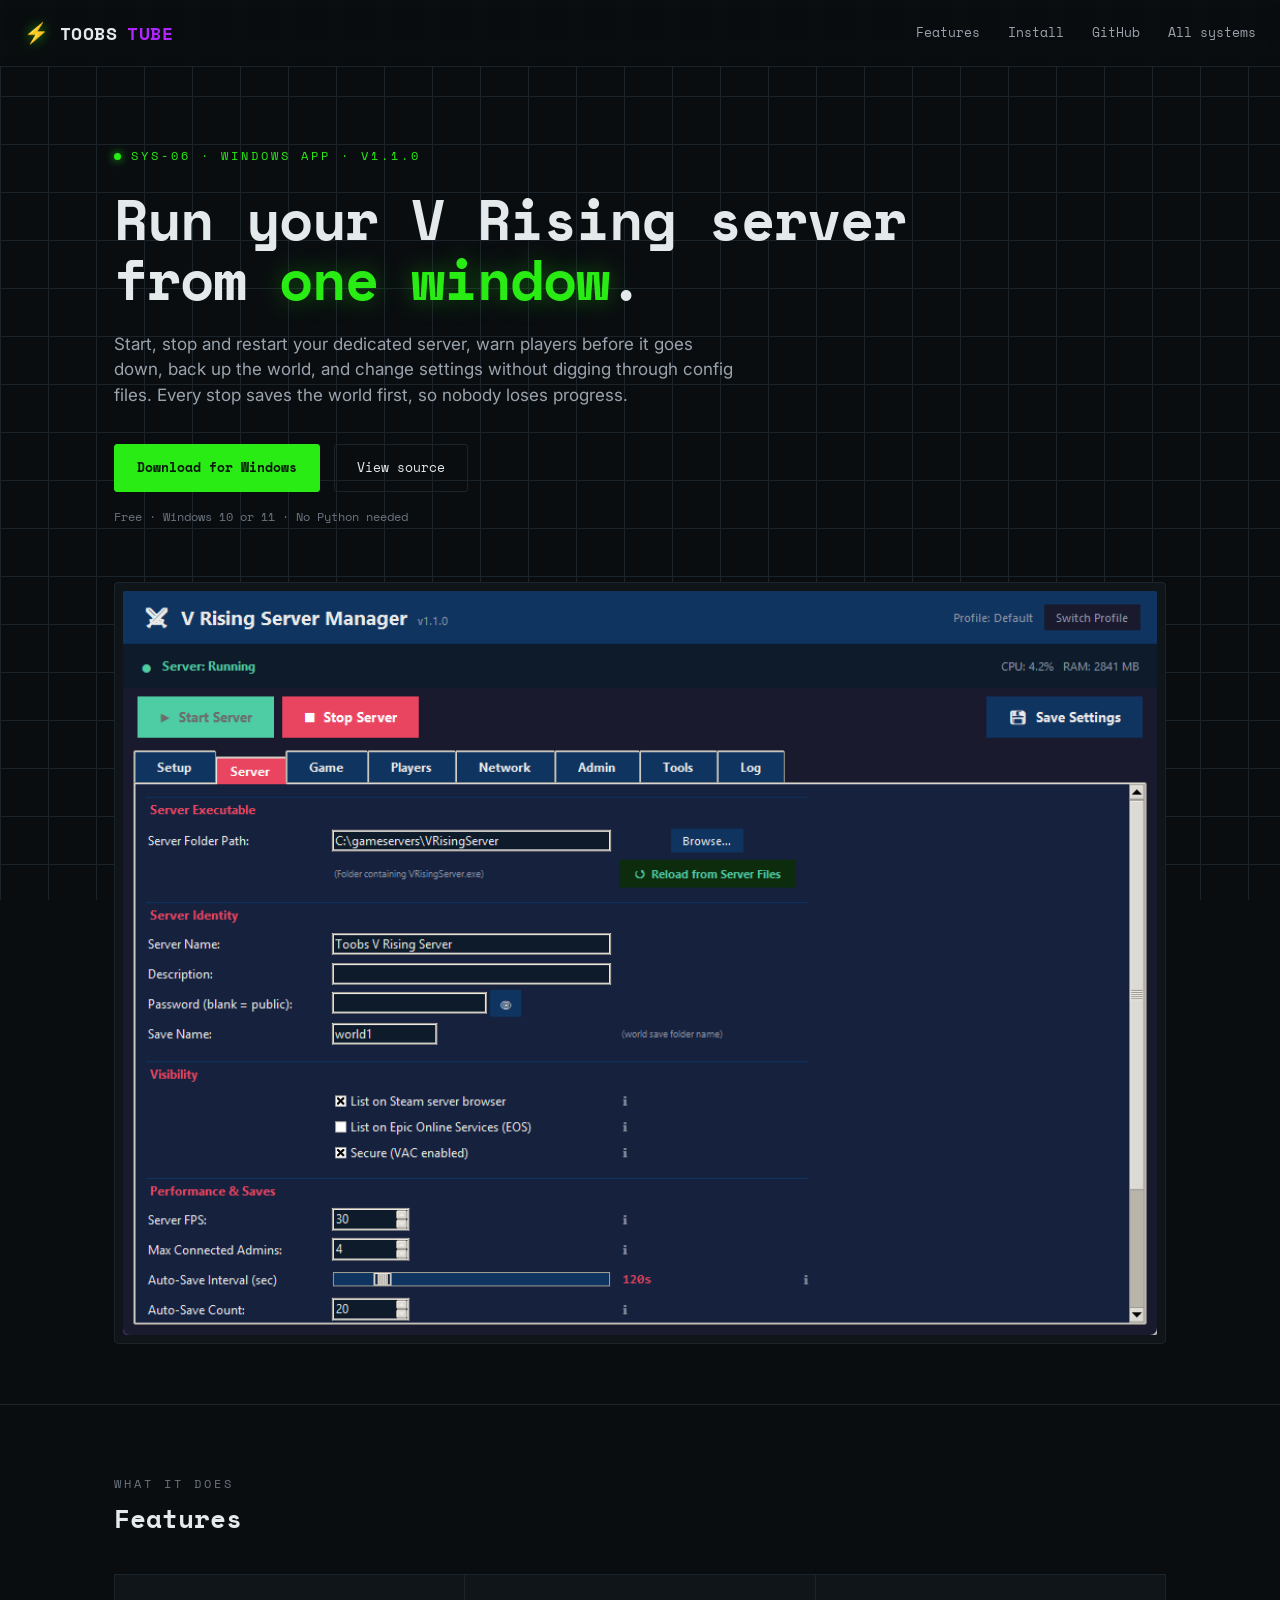
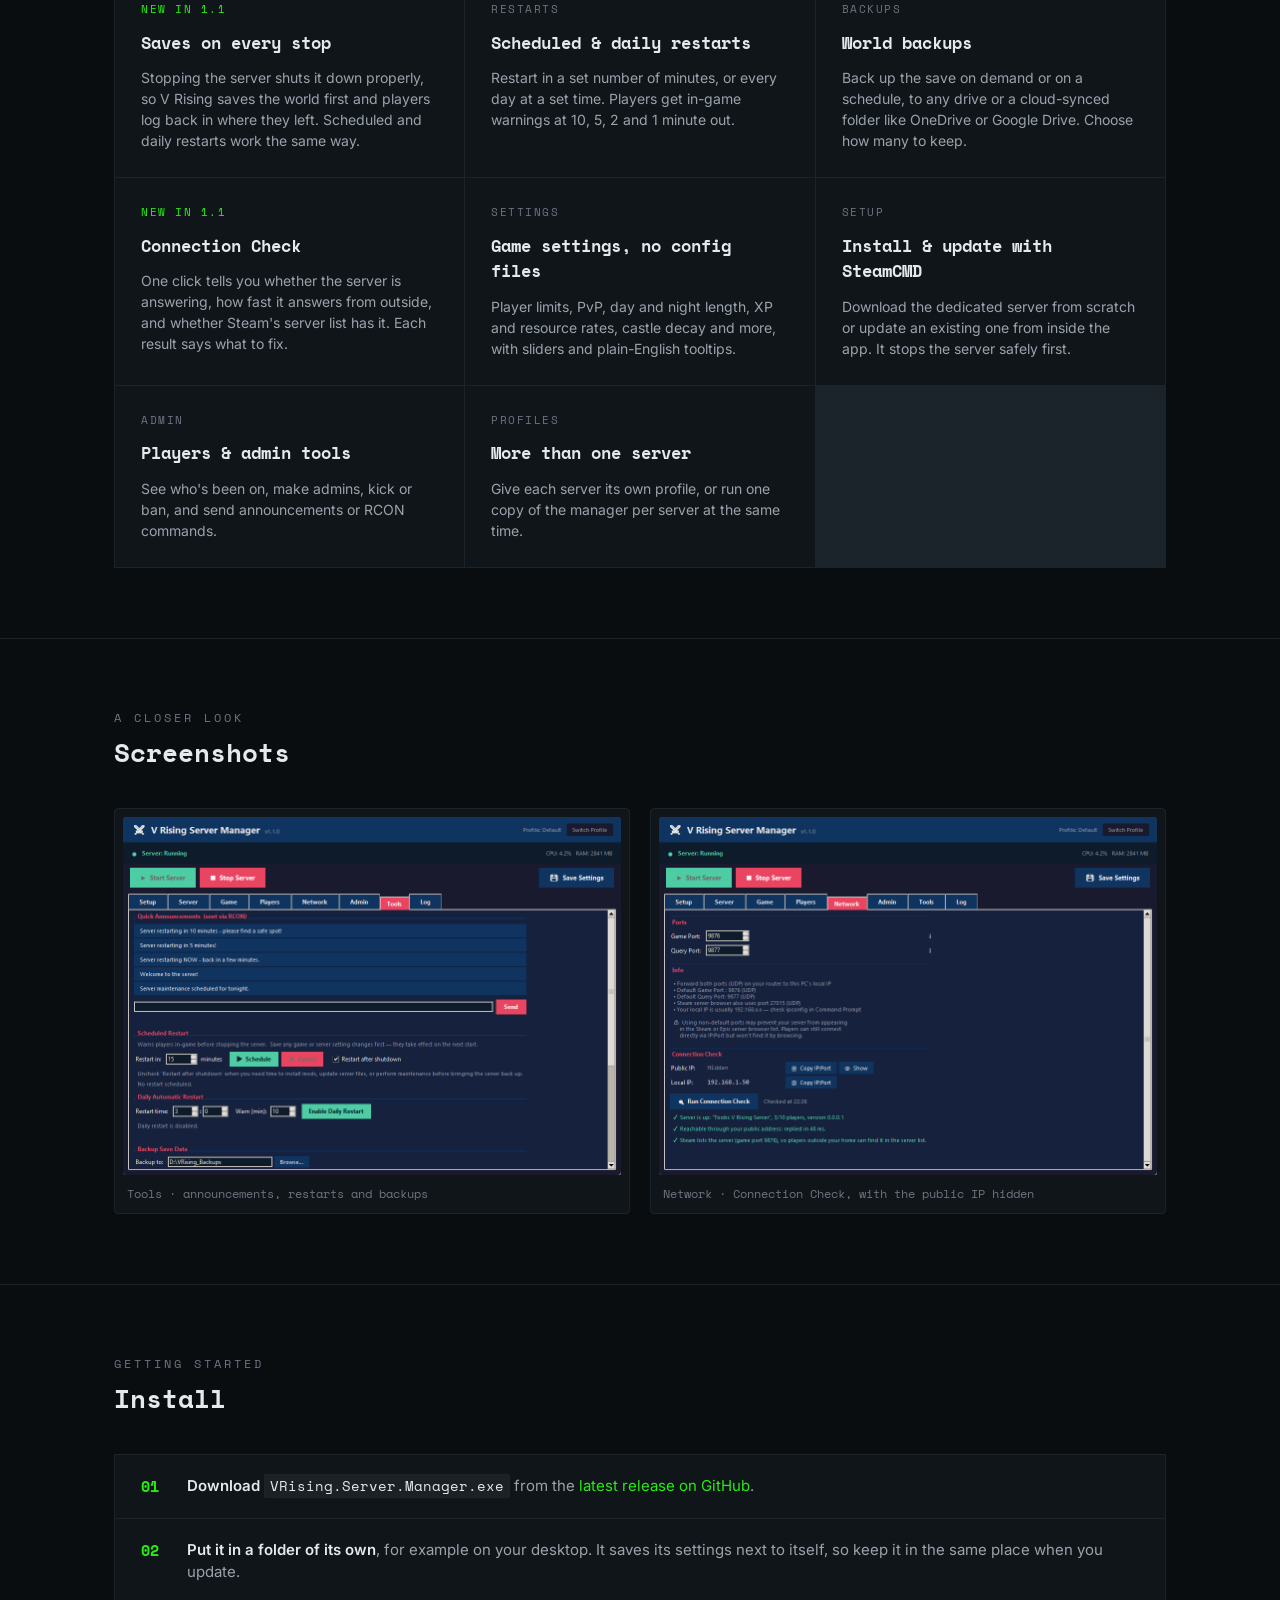
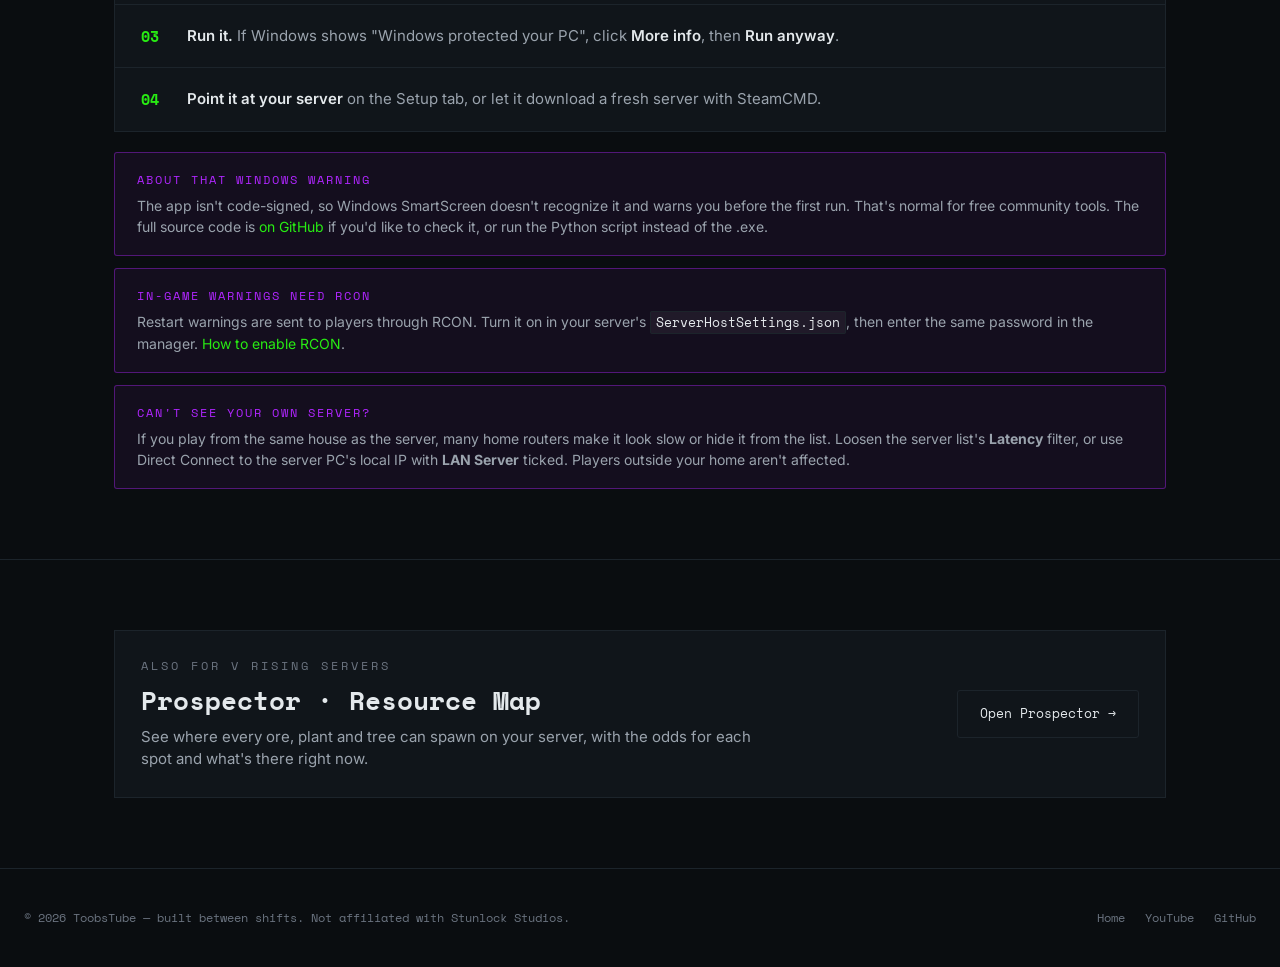
<file: vrising-manager/index.html>
<!DOCTYPE html>
<html lang="en">
<head>
<meta charset="UTF-8" />
<meta name="viewport" content="width=device-width, initial-scale=1.0" />
<title>V Rising Server Manager · ToobsTube</title>
<meta name="description" content="A free Windows app for running a V Rising dedicated server: start, stop, restart on a schedule with in-game warnings, back up, and check why players can't connect.">
<link rel="icon" href="/favicon.ico" sizes="any">
<link rel="icon" type="image/svg+xml" href="/favicon.svg">
<link rel="apple-touch-icon" href="/apple-touch-icon.png">
<link rel="preconnect" href="https://fonts.googleapis.com">
<link rel="preconnect" href="https://fonts.gstatic.com" crossorigin>
<link href="https://fonts.googleapis.com/css2?family=Space+Mono:wght@400;700&family=Inter:wght@400;500;600;700&display=swap" rel="stylesheet">
<style>
  :root {
    --hull: #0a0d10;
    --panel: #10151a;
    --panel-line: #1c242b;
    --green: #28ec13;
    --green-dim: #1a9c0c;
    --purple: #b026ff;
    --text: #e4e9ec;
    --text-dim: #6b7480;
    --text-mid: #9aa3ad;
    --mono: 'Space Mono', monospace;
    --sans: 'Inter', sans-serif;
  }

  * { margin: 0; padding: 0; box-sizing: border-box; }

  html { scroll-behavior: smooth; }

  body {
    background: var(--hull);
    background-image:
      linear-gradient(var(--panel-line) 1px, transparent 1px),
      linear-gradient(90deg, var(--panel-line) 1px, transparent 1px);
    background-size: 48px 48px;
    background-attachment: fixed;
    color: var(--text);
    font-family: var(--sans);
    line-height: 1.5;
    min-height: 100vh;
  }

  a { color: inherit; text-decoration: none; }

  .wrap {
    max-width: 1100px;
    margin: 0 auto;
    padding: 0 24px;
  }

  /* ---- Top bar ---- */
  header {
    border-bottom: 1px solid var(--panel-line);
    background: rgba(10, 13, 16, 0.85);
    backdrop-filter: blur(6px);
    position: sticky;
    top: 0;
    z-index: 20;
  }

  .topbar {
    display: flex;
    align-items: center;
    justify-content: space-between;
    padding: 18px 24px;
  }

  .logo {
    display: flex;
    align-items: center;
    gap: 10px;
    font-family: var(--mono);
    font-weight: 700;
    font-size: 18px;
    letter-spacing: 0.5px;
  }

  .logo .bolt {
    color: var(--green);
    font-size: 20px;
    filter: drop-shadow(0 0 6px rgba(40,236,19,0.6));
  }

  nav {
    display: flex;
    gap: 28px;
    font-family: var(--mono);
    font-size: 13px;
    color: var(--text-mid);
  }

  nav a { transition: color 0.15s ease; }
  nav a:hover { color: var(--green); }

  /* ---- Hero ---- */
  .hero {
    padding: 80px 24px 60px;
  }

  .eyebrow {
    font-family: var(--mono);
    font-size: 12px;
    letter-spacing: 3px;
    color: var(--green);
    text-transform: uppercase;
    display: flex;
    align-items: center;
    gap: 10px;
    margin-bottom: 24px;
    flex-wrap: wrap;
  }

  .dot {
    width: 7px;
    height: 7px;
    border-radius: 50%;
    background: var(--green);
    box-shadow: 0 0 8px rgba(40,236,19,0.9);
    animation: pulse 2s ease-in-out infinite;
  }

  @keyframes pulse {
    0%, 100% { opacity: 1; }
    50% { opacity: 0.35; }
  }

  h1 {
    font-family: var(--mono);
    font-weight: 700;
    font-size: clamp(32px, 5.5vw, 56px);
    line-height: 1.08;
    letter-spacing: -1px;
    max-width: 860px;
  }

  h1 span {
    color: var(--green);
    text-shadow: 0 0 24px rgba(40,236,19,0.35);
  }

  .hero-sub {
    margin-top: 22px;
    max-width: 620px;
    font-size: 17px;
    color: var(--text-mid);
  }

  .hero-actions {
    margin-top: 36px;
    display: flex;
    gap: 14px;
    flex-wrap: wrap;
  }

  .hero-note {
    margin-top: 16px;
    font-family: var(--mono);
    font-size: 12px;
    color: var(--text-dim);
  }

  .btn {
    font-family: var(--mono);
    font-size: 13px;
    padding: 13px 22px;
    border-radius: 3px;
    border: 1px solid var(--panel-line);
    display: inline-flex;
    align-items: center;
    gap: 8px;
    transition: all 0.15s ease;
  }

  .btn-primary {
    background: var(--green);
    color: #06170a;
    border-color: var(--green);
    font-weight: 700;
  }
  .btn-primary:hover { box-shadow: 0 0 20px rgba(40,236,19,0.45); transform: translateY(-1px); }

  .btn-ghost { color: var(--text); }
  .btn-ghost:hover { border-color: var(--purple); color: var(--purple); }

  /* ---- Screenshots ---- */
  .shot {
    border: 1px solid var(--panel-line);
    border-radius: 4px;
    background: var(--panel);
    padding: 8px;
  }

  .shot img {
    display: block;
    width: 100%;
    height: auto;
    border-radius: 2px;
  }

  .shot figcaption {
    font-family: var(--mono);
    font-size: 12px;
    color: var(--text-dim);
    padding: 10px 4px 2px;
  }

  .hero-shot { margin-top: 56px; }

  .shots {
    display: grid;
    grid-template-columns: repeat(auto-fit, minmax(320px, 1fr));
    gap: 20px;
  }

  /* ---- Sections ---- */
  .section {
    padding: 70px 24px;
    border-top: 1px solid var(--panel-line);
  }

  .section-head { margin-bottom: 36px; }

  .section-label {
    font-family: var(--mono);
    font-size: 12px;
    letter-spacing: 3px;
    color: var(--text-dim);
    text-transform: uppercase;
  }

  .section-title {
    font-family: var(--mono);
    font-size: 26px;
    font-weight: 700;
    margin-top: 6px;
  }

  /* ---- Feature grid (same look as the homepage systems grid) ---- */
  .systems {
    display: grid;
    grid-template-columns: repeat(auto-fit, minmax(280px, 1fr));
    gap: 1px;
    background: var(--panel-line);
    border: 1px solid var(--panel-line);
  }

  .system-card {
    background: var(--panel);
    padding: 26px;
    display: flex;
    flex-direction: column;
    gap: 12px;
  }

  .system-id {
    font-family: var(--mono);
    font-size: 11px;
    letter-spacing: 1.5px;
    text-transform: uppercase;
    color: var(--text-dim);
  }

  .system-name {
    font-family: var(--mono);
    font-size: 17px;
    font-weight: 700;
  }

  .system-desc {
    color: var(--text-mid);
    font-size: 14px;
  }

  .system-card.new .system-id { color: var(--green); }

  /* ---- Install steps ---- */
  .steps {
    list-style: none;
    counter-reset: step;
    display: grid;
    gap: 1px;
    background: var(--panel-line);
    border: 1px solid var(--panel-line);
  }

  .steps li {
    counter-increment: step;
    background: var(--panel);
    padding: 20px 26px 20px 72px;
    position: relative;
    color: var(--text-mid);
    font-size: 15px;
  }

  .steps li::before {
    content: counter(step, decimal-leading-zero);
    position: absolute;
    left: 26px;
    top: 20px;
    font-family: var(--mono);
    font-weight: 700;
    color: var(--green);
  }

  .steps strong { color: var(--text); font-weight: 600; }

  code {
    font-family: var(--mono);
    font-size: 0.9em;
    color: var(--text);
    background: rgba(255,255,255,0.05);
    border: 1px solid var(--panel-line);
    border-radius: 2px;
    padding: 1px 5px;
  }

  .callout {
    margin-top: 20px;
    border: 1px solid rgba(176,38,255,0.4);
    background: rgba(176,38,255,0.06);
    border-radius: 3px;
    padding: 18px 22px;
    color: var(--text-mid);
    font-size: 14px;
  }

  .callout .callout-title {
    font-family: var(--mono);
    font-size: 12px;
    letter-spacing: 2px;
    text-transform: uppercase;
    color: var(--purple);
    margin-bottom: 6px;
  }

  .callout + .callout { margin-top: 12px; }

  .callout a, .steps a { color: var(--green); }
  .callout a:hover, .steps a:hover { text-decoration: underline; }

  /* ---- Companion tool ---- */
  .companion {
    display: flex;
    align-items: center;
    justify-content: space-between;
    gap: 24px;
    flex-wrap: wrap;
    background: var(--panel);
    border: 1px solid var(--panel-line);
    padding: 26px;
  }

  .companion p { color: var(--text-mid); font-size: 15px; max-width: 640px; margin-top: 6px; }

  /* ---- Footer ---- */
  footer {
    border-top: 1px solid var(--panel-line);
    padding: 40px 24px;
    display: flex;
    align-items: center;
    justify-content: space-between;
    flex-wrap: wrap;
    gap: 16px;
    font-family: var(--mono);
    font-size: 12px;
    color: var(--text-dim);
  }

  .footer-links { display: flex; gap: 20px; flex-wrap: wrap; }
  .footer-links a:hover { color: var(--green); }

  @media (max-width: 600px) {
    nav { display: none; }
    .hero { padding: 56px 16px 44px; }
    .section { padding: 50px 16px; }
    .wrap { padding: 0 16px; }
    .shots { grid-template-columns: 1fr; }
    .steps li { padding: 18px 18px 18px 60px; }
    .steps li::before { left: 18px; top: 18px; }
  }
</style>
</head>
<body>

<header>
  <div class="topbar">
    <a class="logo" href="/"><span class="bolt">⚡</span>TOOBS<span style="color:var(--purple)">TUBE</span></a>
    <nav>
      <a href="#features">Features</a>
      <a href="#install">Install</a>
      <a href="https://github.com/ToobsTube/V-Rising-Server-Manager" target="_blank" rel="noopener">GitHub</a>
      <a href="/#systems">All systems</a>
    </nav>
  </div>
</header>

<section class="hero">
  <div class="wrap">
    <div class="eyebrow"><span class="dot"></span>SYS-06 · Windows app · <span id="version">v1.1.0</span></div>
    <h1>Run your V Rising server from <span>one window</span>.</h1>
    <p class="hero-sub">Start, stop and restart your dedicated server, warn players before it goes down, back up the world, and change settings without digging through config files. Every stop saves the world first, so nobody loses progress.</p>
    <div class="hero-actions">
      <a class="btn btn-primary" href="https://github.com/ToobsTube/V-Rising-Server-Manager/releases/latest" target="_blank" rel="noopener">Download for Windows</a>
      <a class="btn btn-ghost" href="https://github.com/ToobsTube/V-Rising-Server-Manager" target="_blank" rel="noopener">View source</a>
    </div>
    <div class="hero-note">Free · Windows 10 or 11 · No Python needed</div>

    <figure class="shot hero-shot">
      <img src="server.png" width="1000" height="720" alt="The V Rising Server Manager window, showing the server running with CPU and RAM use, Start and Stop buttons, and the Server tab with the server folder, name and visibility settings.">
    </figure>
  </div>
</section>

<section class="section" id="features">
  <div class="wrap">
    <div class="section-head">
      <div class="section-label">What it does</div>
      <div class="section-title">Features</div>
    </div>

    <div class="systems">
      <div class="system-card new">
        <div class="system-id">New in 1.1</div>
        <div class="system-name">Saves on every stop</div>
        <div class="system-desc">Stopping the server shuts it down properly, so V Rising saves the world first and players log back in where they left. Scheduled and daily restarts work the same way.</div>
      </div>
      <div class="system-card">
        <div class="system-id">Restarts</div>
        <div class="system-name">Scheduled &amp; daily restarts</div>
        <div class="system-desc">Restart in a set number of minutes, or every day at a set time. Players get in-game warnings at 10, 5, 2 and 1 minute out.</div>
      </div>
      <div class="system-card">
        <div class="system-id">Backups</div>
        <div class="system-name">World backups</div>
        <div class="system-desc">Back up the save on demand or on a schedule, to any drive or a cloud-synced folder like OneDrive or Google Drive. Choose how many to keep.</div>
      </div>
      <div class="system-card new">
        <div class="system-id">New in 1.1</div>
        <div class="system-name">Connection Check</div>
        <div class="system-desc">One click tells you whether the server is answering, how fast it answers from outside, and whether Steam's server list has it. Each result says what to fix.</div>
      </div>
      <div class="system-card">
        <div class="system-id">Settings</div>
        <div class="system-name">Game settings, no config files</div>
        <div class="system-desc">Player limits, PvP, day and night length, XP and resource rates, castle decay and more, with sliders and plain-English tooltips.</div>
      </div>
      <div class="system-card">
        <div class="system-id">Setup</div>
        <div class="system-name">Install &amp; update with SteamCMD</div>
        <div class="system-desc">Download the dedicated server from scratch or update an existing one from inside the app. It stops the server safely first.</div>
      </div>
      <div class="system-card">
        <div class="system-id">Admin</div>
        <div class="system-name">Players &amp; admin tools</div>
        <div class="system-desc">See who's been on, make admins, kick or ban, and send announcements or RCON commands.</div>
      </div>
      <div class="system-card">
        <div class="system-id">Profiles</div>
        <div class="system-name">More than one server</div>
        <div class="system-desc">Give each server its own profile, or run one copy of the manager per server at the same time.</div>
      </div>
    </div>
  </div>
</section>

<section class="section" id="screenshots">
  <div class="wrap">
    <div class="section-head">
      <div class="section-label">A closer look</div>
      <div class="section-title">Screenshots</div>
    </div>
    <div class="shots">
      <figure class="shot">
        <img src="tools.png" width="1000" height="720" loading="lazy" alt="The Tools tab: quick announcement buttons, a scheduled restart countdown, the daily restart time and warning, and the backup folder.">
        <figcaption>Tools · announcements, restarts and backups</figcaption>
      </figure>
      <figure class="shot">
        <img src="network.png" width="1000" height="720" loading="lazy" alt="The Network tab: game and query ports, the public IP hidden with Copy and Show buttons, the local IP, and three green Connection Check results.">
        <figcaption>Network · Connection Check, with the public IP hidden</figcaption>
      </figure>
    </div>
  </div>
</section>

<section class="section" id="install">
  <div class="wrap">
    <div class="section-head">
      <div class="section-label">Getting started</div>
      <div class="section-title">Install</div>
    </div>

    <ol class="steps">
      <li><strong>Download</strong> <code>VRising.Server.Manager.exe</code> from the <a href="https://github.com/ToobsTube/V-Rising-Server-Manager/releases/latest" target="_blank" rel="noopener">latest release on GitHub</a>.</li>
      <li><strong>Put it in a folder of its own</strong>, for example on your desktop. It saves its settings next to itself, so keep it in the same place when you update.</li>
      <li><strong>Run it.</strong> If Windows shows "Windows protected your PC", click <strong>More info</strong>, then <strong>Run anyway</strong>.</li>
      <li><strong>Point it at your server</strong> on the Setup tab, or let it download a fresh server with SteamCMD.</li>
    </ol>

    <div class="callout">
      <div class="callout-title">About that Windows warning</div>
      The app isn't code-signed, so Windows SmartScreen doesn't recognize it and warns you before the first run. That's normal for free community tools. The full source code is <a href="https://github.com/ToobsTube/V-Rising-Server-Manager" target="_blank" rel="noopener">on GitHub</a> if you'd like to check it, or run the Python script instead of the .exe.
    </div>
    <div class="callout">
      <div class="callout-title">In-game warnings need RCON</div>
      Restart warnings are sent to players through RCON. Turn it on in your server's <code>ServerHostSettings.json</code>, then enter the same password in the manager. <a href="https://github.com/ToobsTube/V-Rising-Server-Manager#enabling-rcon" target="_blank" rel="noopener">How to enable RCON</a>.
    </div>
    <div class="callout">
      <div class="callout-title">Can't see your own server?</div>
      If you play from the same house as the server, many home routers make it look slow or hide it from the list. Loosen the server list's <strong>Latency</strong> filter, or use Direct Connect to the server PC's local IP with <strong>LAN Server</strong> ticked. Players outside your home aren't affected.
    </div>
  </div>
</section>

<section class="section">
  <div class="wrap">
    <div class="companion">
      <div>
        <div class="section-label">Also for V Rising servers</div>
        <div class="section-title">Prospector · Resource Map</div>
        <p>See where every ore, plant and tree can spawn on your server, with the odds for each spot and what's there right now.</p>
      </div>
      <a class="btn btn-ghost" href="/vrising-map/">Open Prospector →</a>
    </div>
  </div>
</section>

<footer>
  <div>© 2026 ToobsTube — built between shifts. Not affiliated with Stunlock Studios.</div>
  <div class="footer-links">
    <a href="/">Home</a>
    <a href="https://www.youtube.com/@ToobsTube" target="_blank" rel="noopener">YouTube</a>
    <a href="https://github.com/ToobsTube/V-Rising-Server-Manager" target="_blank" rel="noopener">GitHub</a>
  </div>
</footer>

<script>
  // Show the newest release's version, so this page doesn't need editing for each release
  fetch("https://api.github.com/repos/ToobsTube/V-Rising-Server-Manager/releases/latest")
    .then(r => r.ok ? r.json() : null)
    .then(rel => { if (rel && rel.tag_name) document.getElementById("version").textContent = rel.tag_name; })
    .catch(() => {});
</script>

</body>
</html>
</file>
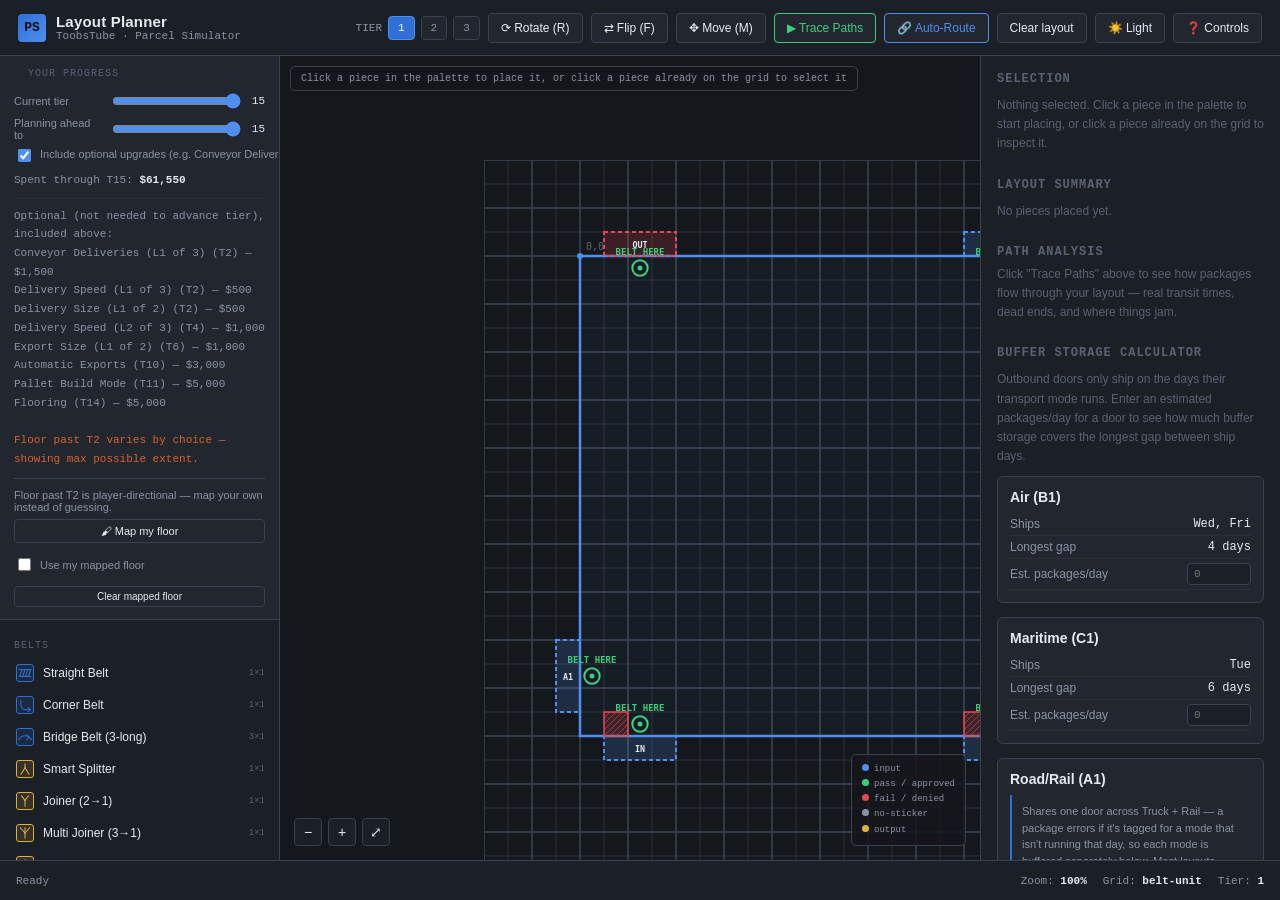
<file: Parcel Simulator/building1.html>
<!DOCTYPE html>
<html lang="en">
<head>
<meta charset="UTF-8">
<meta name="viewport" content="width=device-width, initial-scale=1.0">
<title>Parcel Simulator — Layout Planner</title>
<style>
  :root{
    --bg: #14171c;
    --panel: #1b1f26;
    --panel-2: #21262f;
    --line-faint: #2a303a;
    --line-bold: #3a4250;
    --belt-blue: #2f6fd6;
    --belt-blue-bright: #4f8fef;
    --rack-orange: #d9622b;
    --accent-green: #3ecf7e;
    --accent-red: #e5484d;
    --text: #e7ebf0;
    --text-dim: #8b93a3;
    --text-faint: #5a6272;
    /* Theme-independent — these render physical machine parts (belt trench
       shadow, outline strokes on bright badges), not page chrome, so they
       deliberately stay dark in both themes rather than flipping. */
    --ink-deep: #0b0d10;
    --ink-deep-2: #1a1e24;
    --mono: 'IBM Plex Mono', 'Courier New', monospace;
    --sans: 'Inter', -apple-system, BlinkMacSystemFont, 'Segoe UI', sans-serif;
  }
  :root[data-theme="light"]{
    --bg: #f5f6f8;
    --panel: #ffffff;
    --panel-2: #eef0f3;
    --line-faint: #e2e5ea;
    --line-bold: #c9cfd8;
    --text: #1a1e24;
    --text-dim: #5a6272;
    --text-faint: #8b93a3;
  }
  *{ box-sizing: border-box; }
  html,body{ height:100%; margin:0; background:var(--bg); color:var(--text); font-family:var(--sans); overflow:hidden; }

  .app{ display:grid; grid-template-columns: 280px 1fr 300px; grid-template-rows: 56px 1fr 40px; height:100vh; }

  /* ---- Header ---- */
  .header{
    grid-column: 1 / 4; grid-row: 1;
    display:flex; align-items:center; justify-content:space-between;
    padding: 0 18px; background: var(--panel); border-bottom: 1px solid var(--line-bold);
  }
  .brand{ display:flex; align-items:center; gap:10px; }
  .brand .mark{
    width:28px; height:28px; border-radius:4px;
    background: linear-gradient(135deg, var(--belt-blue), var(--belt-blue-bright));
    display:flex; align-items:center; justify-content:center;
    font-family:var(--mono); font-weight:700; font-size:13px; color:#0b0d10;
  }
  .brand h1{ font-size:15px; font-weight:600; margin:0; letter-spacing:.2px; }
  .brand .sub{ font-size:11px; color:var(--text-dim); font-family:var(--mono); }
  .header-actions{ display:flex; gap:8px; align-items:center; }
  .tier-select{ display:flex; align-items:center; gap:6px; font-family:var(--mono); font-size:11px; color:var(--text-dim); }
  .tier-btn{
    background:var(--panel-2); border:1px solid var(--line-bold); color:var(--text-dim);
    font-family:var(--mono); font-size:11px; padding:5px 9px; border-radius:4px; cursor:pointer;
  }
  .tier-btn.active{ background:var(--belt-blue); color:#fff; border-color:var(--belt-blue-bright); }
  .btn{
    background:var(--panel-2); border:1px solid var(--line-bold); color:var(--text);
    font-family:var(--sans); font-size:12px; padding:7px 12px; border-radius:4px; cursor:pointer;
  }
  .btn:hover{ border-color:var(--belt-blue-bright); }
  .btn.danger:hover{ border-color:var(--accent-red); color:var(--accent-red); }

  /* ---- Controls-help modal ---- */
  .modal-backdrop{
    display:none; position:fixed; inset:0; background:rgba(0,0,0,0.55);
    align-items:center; justify-content:center; z-index:100;
  }
  .modal-backdrop.open{ display:flex; }
  .modal-panel{
    background:var(--panel); border:1px solid var(--line-bold); border-radius:8px;
    width:520px; max-width:90vw; max-height:85vh; overflow-y:auto;
    box-shadow:0 12px 40px rgba(0,0,0,0.4);
  }
  .modal-header{
    display:flex; align-items:center; justify-content:space-between;
    padding:14px 18px; border-bottom:1px solid var(--line-bold);
  }
  .modal-header h2{ margin:0; font-size:15px; color:var(--text); }
  .modal-close{
    background:none; border:none; color:var(--text-dim); font-size:16px;
    cursor:pointer; line-height:1; padding:4px;
  }
  .modal-close:hover{ color:var(--text); }
  .modal-body{ padding:8px 18px 18px; }
  .modal-section-title{
    font-size:11px; letter-spacing:.05em; text-transform:uppercase; color:var(--text-dim);
    margin:16px 0 6px;
  }
  .modal-section-title:first-child{ margin-top:8px; }
  .modal-row{
    display:flex; gap:14px; padding:6px 0; font-size:12.5px; color:var(--text);
    border-bottom:1px solid var(--panel-2);
  }
  .modal-key{
    flex:0 0 150px; font-family:var(--mono); color:var(--belt-blue-bright); font-size:11.5px;
  }
  .modal-row span:last-child{ color:var(--text-dim); line-height:1.5; }

  /* ---- Palette (left) ---- */
  .palette-wrapper{
    grid-column:1; grid-row:2;
    background:var(--panel); border-right:1px solid var(--line-bold);
    display:flex; flex-direction:column; overflow:hidden;
  }
  .palette{
    flex:1; overflow-y:auto; padding: 10px 0 20px;
  }
  .progress-panel{
    flex-shrink:0; padding: 10px 14px 12px; border-bottom:1px solid var(--line-bold); background:var(--panel-2);
  }
  .tier-row{ display:flex; align-items:center; gap:8px; margin:6px 0; font-size:11px; color:var(--text-dim); }
  .tier-row label{ width:88px; flex-shrink:0; }
  .tier-row input[type=range]{ flex:1; accent-color:var(--belt-blue-bright); }
  .tier-row span{ font-family:var(--mono); width:22px; text-align:right; color:var(--text); }
  .progress-summary{ font-size:11px; color:var(--text-dim); line-height:1.7; margin-top:6px; font-family:var(--mono); }
  .progress-summary b{ color:var(--text); }
  .cat{ margin-bottom: 4px; }
  .cat-title{
    font-family:var(--mono); font-size:10px; letter-spacing:1px; text-transform:uppercase;
    color:var(--text-faint); padding: 10px 14px 6px;
  }
  .piece-item{
    display:flex; align-items:center; gap:9px;
    padding:7px 14px; cursor:pointer; border-left:2px solid transparent;
  }
  .piece-item:hover{ background:var(--panel-2); }
  .piece-item.selected{ background:var(--panel-2); border-left-color:var(--belt-blue-bright); }
  .piece-item.locked{ opacity:.35; cursor:not-allowed; }
  .piece-item.tier-locked{ opacity:.3; cursor:not-allowed; }
  .piece-item.tier-locked .piece-dims{ display:none; }
  .piece-item.tier-planned{ opacity:.75; border-left-color:#d9622b; }
  .lock-badge{ font-family:var(--mono); font-size:9px; color:var(--text-faint); }
  .plan-badge{ font-family:var(--mono); font-size:9px; color:var(--rack-orange); }
  .swatch{ width:18px; height:18px; border-radius:3px; flex-shrink:0; display:flex; align-items:center; justify-content:center; font-size:10px; }
  .piece-name{ font-size:12px; flex:1; }
  .piece-dims{ font-family:var(--mono); font-size:9px; color:var(--text-faint); }

  /* ---- Canvas (center) ---- */
  .stage{ grid-column:2; grid-row:2; position:relative; overflow:hidden; background:var(--bg); cursor:grab; }
  .stage.panning{ cursor:grabbing; }
  canvas{ display:block; }
  .stage-hint{
    position:absolute; top:10px; left:10px; background:rgba(20,23,28,.85); border:1px solid var(--line-bold);
    padding:6px 10px; border-radius:5px; font-family:var(--mono); font-size:10px; color:var(--text-dim); pointer-events:none;
  }
  .zoom-controls{
    position:absolute; bottom:14px; left:14px; display:flex; gap:6px;
  }
  .zoom-btn{
    width:28px; height:28px; background:var(--panel); border:1px solid var(--line-bold); color:var(--text);
    border-radius:4px; cursor:pointer; font-size:14px; display:flex; align-items:center; justify-content:center;
  }

  /* ---- Info panel (right) ---- */
  .info{ grid-column:3; grid-row:2; background:var(--panel); border-left:1px solid var(--line-bold); overflow-y:auto; padding:16px; }
  .info h2{ font-size:12px; text-transform:uppercase; letter-spacing:1px; color:var(--text-faint); margin:0 0 10px; font-family:var(--mono); }
  .empty-state{ color:var(--text-faint); font-size:12px; line-height:1.6; }
  .piece-card{ background:var(--panel-2); border:1px solid var(--line-bold); border-radius:6px; padding:12px; margin-bottom:14px; }
  .piece-card .name{ font-size:14px; font-weight:600; margin-bottom:8px; }
  .stat-row{ display:flex; justify-content:space-between; font-size:12px; padding:4px 0; border-bottom:1px solid var(--line-faint); }
  .stat-row:last-child{ border-bottom:none; }
  .stat-label{ color:var(--text-dim); }
  .stat-val{ font-family:var(--mono); color:var(--text); }
  .note-box{ font-size:11px; color:var(--text-dim); line-height:1.5; background:var(--panel-2); border-left:2px solid var(--belt-blue); padding:8px 10px; border-radius:0 4px 4px 0; margin-top:8px; }
  .warning-box{ font-size:11px; color:var(--text-dim); line-height:1.5; background:var(--panel-2); border-left:2px solid var(--accent-red); padding:8px 10px; border-radius:0 4px 4px 0; margin-top:8px; }

  .summary-block{ margin-top: 6px; }
  .summary-row{ display:flex; justify-content:space-between; font-size:12px; padding:5px 0; }
  .summary-row .k{ color:var(--text-dim); }
  .summary-row .v{ font-family:var(--mono); }

  .path-card{ background:var(--panel-2); border:1px solid var(--line-bold); border-left-width:3px; border-radius:4px; padding:9px 10px; margin-bottom:8px; cursor:pointer; }
  .path-card:hover{ border-color:var(--belt-blue-bright); }
  .path-card.active{ background:#232a35; }
  .path-card .ptitle{ font-size:12px; font-weight:600; margin-bottom:3px; }
  .path-card .pmeta{ font-family:var(--mono); font-size:10px; color:var(--text-dim); }
  .path-status-complete{ border-left-color:var(--accent-green); }
  .path-status-stored{ border-left-color:var(--belt-blue-bright); }
  .path-status-dead-end{ border-left-color:var(--accent-red); }
  .path-status-cycle{ border-left-color:var(--rack-orange); }
  .path-status-too-long{ border-left-color:var(--text-faint); }

  /* ---- Status bar ---- */
  .statusbar{
    grid-column:1/4; grid-row:3; background:var(--panel); border-top:1px solid var(--line-bold);
    display:flex; align-items:center; justify-content:space-between; padding:0 16px;
    font-family:var(--mono); font-size:11px; color:var(--text-dim);
  }
  .status-right{ display:flex; gap:16px; }
  .status-right span b{ color:var(--text); }

  ::-webkit-scrollbar{ width:8px; }
  ::-webkit-scrollbar-thumb{ background:var(--line-bold); border-radius:4px; }
  ::-webkit-scrollbar-track{ background:transparent; }
</style>
</head>
<body>
<div class="app">

  <div class="header">
    <div class="brand">
      <div class="mark">PS</div>
      <div>
        <h1>Layout Planner</h1>
        <div class="sub">ToobsTube · Parcel Simulator</div>
      </div>
    </div>
    <div class="header-actions">
      <div class="tier-select">
        TIER
        <button class="tier-btn active" data-tier="1">1</button>
        <button class="tier-btn" data-tier="2">2</button>
        <button class="tier-btn" data-tier="3">3</button>
      </div>
      <button class="btn" id="rotateBtn">⟳ Rotate (R)</button>
      <button class="btn" id="flipBtn">⇄ Flip (F)</button>
      <button class="btn" id="moveBtn">✥ Move (M)</button>
      <button class="btn" id="tracePathsBtn" style="border-color:#3ecf7e; color:#3ecf7e;">▶ Trace Paths</button>
      <button class="btn" id="autoRouteBtn" style="border-color:#4f8fef; color:#4f8fef;">🔗 Auto-Route</button>
      <button class="btn danger" id="clearBtn">Clear layout</button>
      <button class="btn" id="themeToggleBtn" title="Switch light/dark theme">🌙 Dark</button>
      <button class="btn" id="helpBtn" title="Controls reference">❓ Controls</button>
    </div>
  </div>

  <div class="modal-backdrop" id="helpBackdrop">
    <div class="modal-panel">
      <div class="modal-header">
        <h2>Controls</h2>
        <button class="modal-close" id="helpCloseBtn" aria-label="Close">✕</button>
      </div>
      <div class="modal-body">
        <div class="modal-section-title">Mouse</div>
        <div class="modal-row"><span class="modal-key">Left-click</span><span>Place the held piece, or select an existing piece / door</span></div>
        <div class="modal-row"><span class="modal-key">Left-click + drag</span><span>Holding Straight or Corner Belt: draws a path, auto-picking straight vs. corner as you turn</span></div>
        <div class="modal-row"><span class="modal-key">Right-click + drag</span><span>Pan the view — also works while a belt path is being drawn with the left button held</span></div>
        <div class="modal-row"><span class="modal-key">Right-click</span><span>Cancel what you're holding, or deselect</span></div>
        <div class="modal-row"><span class="modal-key">Scroll wheel</span><span>Zoom in/out, centered on the cursor</span></div>
        <div class="modal-section-title">Keyboard</div>
        <div class="modal-row"><span class="modal-key">R</span><span>Rotate the held or selected piece</span></div>
        <div class="modal-row"><span class="modal-key">F</span><span>Flip the held or selected piece (where flippable)</span></div>
        <div class="modal-row"><span class="modal-key">M</span><span>Move the selected piece</span></div>
        <div class="modal-row"><span class="modal-key">Delete</span><span>Remove the selected piece</span></div>
        <div class="modal-row"><span class="modal-key">Esc</span><span>Cancel what you're holding, deselect, or close this dialog</span></div>
      </div>
    </div>
  </div>

  <div class="palette-wrapper">
    <div class="progress-panel" id="progressPanel">
      <div class="cat-title" style="padding-top:2px;">Your progress</div>
      <div class="tier-row">
        <label>Current tier</label>
        <input type="range" id="currentTierSlider" min="0" max="15" value="15" step="1">
        <span id="currentTierLabel">15</span>
      </div>
      <div class="tier-row">
        <label>Planning ahead to</label>
        <input type="range" id="planningTierSlider" min="0" max="15" value="15" step="1">
        <span id="planningTierLabel">15</span>
      </div>
      <div class="tier-row" style="gap:6px; align-items:flex-start;">
        <input type="checkbox" id="includeOptionalUpgrades" style="accent-color:var(--belt-blue-bright); margin-top:2px; flex-shrink:0;">
        <label for="includeOptionalUpgrades" style="cursor:pointer; width:auto; white-space:normal; line-height:1.4;">Include optional upgrades (e.g. Conveyor Deliveries) in cost</label>
      </div>
      <div id="progressSummary" class="progress-summary"></div>

      <div id="customFloorControls" style="display:none; margin-top:10px; padding-top:10px; border-top:1px solid var(--line-bold);">
        <div style="font-size:11px; color:var(--text-dim); margin-bottom:6px;">Floor past T2 is player-directional — map your own instead of guessing.</div>
        <button class="btn" id="floorPaintToggleBtn" style="font-size:11px; padding:5px 8px; width:100%; margin-bottom:6px;">🖌 Map my floor</button>
        <div class="tier-row" style="gap:6px;">
          <input type="checkbox" id="useCustomFloorCheckbox" style="accent-color:var(--belt-blue-bright);">
          <label for="useCustomFloorCheckbox" style="cursor:pointer; width:auto;">Use my mapped floor</label>
        </div>
        <button class="btn danger" id="clearCustomFloorBtn" style="font-size:10px; padding:4px 8px; width:100%; margin-top:6px;">Clear mapped floor</button>
      </div>
    </div>
    <div class="palette" id="palette"></div>
  </div>

  <div class="stage" id="stage">
    <canvas id="canvas"></canvas>
    <div class="stage-hint" id="stageHint">Click a piece in the palette to start placing</div>
    <div class="zoom-controls">
      <div class="zoom-btn" id="zoomOut">−</div>
      <div class="zoom-btn" id="zoomIn">+</div>
      <div class="zoom-btn" id="zoomReset">⤢</div>
    </div>
    <div style="position:absolute; bottom:14px; right:14px; background:rgba(20,23,28,.85); border:1px solid var(--line-bold); border-radius:5px; padding:7px 10px; font-family:var(--mono); font-size:9px; color:var(--text-dim); line-height:1.7;">
      <div><span style="display:inline-block;width:7px;height:7px;border-radius:50%;background:#4f8fef;margin-right:5px;"></span>input</div>
      <div><span style="display:inline-block;width:7px;height:7px;border-radius:50%;background:#3ecf7e;margin-right:5px;"></span>pass / approved</div>
      <div><span style="display:inline-block;width:7px;height:7px;border-radius:50%;background:#e5484d;margin-right:5px;"></span>fail / denied</div>
      <div><span style="display:inline-block;width:7px;height:7px;border-radius:50%;background:#8b93a3;margin-right:5px;"></span>no-sticker</div>
      <div><span style="display:inline-block;width:7px;height:7px;border-radius:50%;background:#e0b13e;margin-right:5px;"></span>output</div>
    </div>
  </div>

  <div class="info" id="infoPanel">
    <h2>Selection</h2>
    <div class="empty-state" id="infoEmpty">Nothing selected. Click a piece in the palette to start placing, or click a piece already on the grid to inspect it.</div>
    <div id="infoContent" style="display:none"></div>

    <div style="margin-top:24px;">
      <h2>Layout summary</h2>
      <div class="summary-block" id="summaryBlock"></div>
    </div>

    <div style="margin-top:24px;">
      <div style="display:flex; align-items:center; justify-content:space-between; margin-bottom:6px;">
        <h2 style="margin:0;">Path analysis</h2>
        <button class="btn" id="showDeadEndsBtn" style="font-size:10px; padding:4px 8px; border-color:#e5484d; color:#e5484d; display:none;">⚠ All dead ends</button>
      </div>
      <div id="pathResults"><div class="empty-state">Click "Trace Paths" above to see how packages flow through your layout — real transit times, dead ends, and where things jam.</div></div>
    </div>

    <div style="margin-top:24px;">
      <h2>Buffer storage calculator</h2>
      <div class="empty-state" style="margin-bottom:10px;">Outbound doors only ship on the days their transport mode runs. Enter an estimated packages/day for a door to see how much buffer storage covers the longest gap between ship days.</div>
      <div id="bufferCalcList"></div>
    </div>
  </div>

  <div class="statusbar">
    <div id="statusLeft">Ready</div>
    <div class="status-right">
      <span>Zoom: <b id="zoomLabel">100%</b></span>
      <span>Grid: <b id="gridLabel">belt-unit</b></span>
      <span>Tier: <b id="tierLabel">1</b></span>
    </div>
  </div>

</div>

<script>
/* =====================================================================
   DATA — trimmed from parcel-simulator-data.json / parcel-simulator-layout.json
   Footprints are in BELT UNITS (1 unit = 1 belt-snap position).
   Visible floor squares in-game are 2x2 belt units — drawn as bold grid lines.
   ===================================================================== */

// PIECES is now fetched at runtime from data/pieces.json — see loadGameData() near INIT.
let PIECES = [];
let PIECE_MAP = {};
const CATEGORY_ORDER = ['Belts','Scanners','Stickers','Logic','Storage'];

/* =====================================================================
   PROGRESSION DATA — real costs and shop-unlocks per warehouse tier,
   gathered directly from a fresh save. Tier is defined purely by which
   expansion purchases have been bought (hand tool -> license -> floor
   expansion, though some tiers are expansion-only). tierCost = total
   spent AT that tier (hand tool + license + expansion combined).
   Floor shape is only reliably known through T2 — from T3 onward, which
   section unlocks depends on which wall the player is facing at time of
   purchase (confirmed via direct in-game testing), so exact shape isn't
   assumed past T2.
   ===================================================================== */
// TIER_DATA, MAX_TIER, and the zone constants below are now fetched at runtime
// from data/building1-layout.json — see loadGameData() near INIT.
let TIER_DATA = {};
let MAX_TIER = 15;

// pieceId -> tier it unlocks at (pieces not in this map, e.g. doors/racks-already-covered, are always available)
let PIECE_UNLOCK_TIER = {};

// Required purchases (hand tool / license / floor expansion) gate whether you can
// even buy the tier's expansion, so they can't be skipped — unlike optional
// convenience purchases (e.g. Conveyor Deliveries), which most players buy but
// aren't needed to advance the tier number itself.
function tierRequiredCost(tier){
  const info = TIER_DATA[tier];
  if(!info) return 0;
  return info.purchases.filter(p => p.required).reduce((s,p) => s + p.cost, 0);
}
function tierOptionalPurchases(tier){
  const info = TIER_DATA[tier];
  if(!info) return [];
  return info.purchases.filter(p => !p.required);
}
function cumulativeCostThroughTier(tier, includeOptional){
  let total = 0;
  for(let t = 1; t <= tier; t++){
    total += tierRequiredCost(t);
    if(includeOptional) total += tierOptionalPurchases(t).reduce((s,p) => s + p.cost, 0);
  }
  return total;
}

// Known exact floor shape, tiers 0-2 only — rects for point-testing (door visibility),
// and a matching single outer-perimeter polygon for rendering (avoids a false internal
// seam line where two rectangles touch, which separate strokeRect calls would draw).
// Tier 3+ deliberately has no fixed shape here (confirmed directional/player-chosen in-game).
let KNOWN_ZONE_RECTS = {};
let KNOWN_ZONE_POLYGONS = {};
let LAUNCHER_HAZARDS = null;

/* =====================================================================
   I/O PROFILES — local port maps (pre-rotation), used for connectivity.
   Directions are LOCAL: front=+x at rotation 0, back=-x, left=-y, right=+y.
   flipSwap: [a,b] — which two local directions trade roles when flipped.
   Universal rule confirmed for nearly everything: flip swaps front<->back
   roles only; left/right stay put. Corner is the one exception (it turns
   rather than reverses, so its flip swaps left<->right instead) — this is
   an ASSUMPTION, not explicitly confirmed, since corner flip specifics
   weren't directly tested. Diverter/Splitter treat all 3 non-input sides
   as generic possible-output branches for pathfinding — the real per-side
   type configuration and empty-line-priority logic isn't simulated here.
   ===================================================================== */
const IO_PROFILES = {
  'belt':          { ports:{front:'out', back:'in'}, flipSwap:['front','back'] },
  'belt-corner':   { ports:{left:'in', front:'out'}, flipSwap:['left','right'] },
  'belt-bridge':   { ports:{front:'out', back:'in'}, flipSwap:['front','back'] },
  'belt-speedway': { ports:{front:'out', back:'in'}, flipSwap:['front','back'], assumption:true },

  'scanner-sticker': { ports:{back:'in', front:'out:no-sticker', left:'out:approved', right:'out:denied'}, flipSwap:['front','back'] },
  'scanner-weight':      { ports:{back:'in', left:'out:pass', right:'out:fail'}, flipSwap:['front','back'] },
  'scanner-serial':      { ports:{back:'in', left:'out:pass', right:'out:fail'}, flipSwap:['front','back'] },
  'scanner-prohibited':  { ports:{back:'in', left:'out:pass', right:'out:fail'}, flipSwap:['front','back'] },
  'scanner-country':     { ports:{back:'in', left:'out:pass', right:'out:fail'}, flipSwap:['front','back'] },
  'scanner-cargo-type':  { ports:{back:'in', left:'out:pass', right:'out:fail'}, flipSwap:['front','back'] },
  'scanner-stamp':       { ports:{back:'in', left:'out:pass', right:'out:fail'}, flipSwap:['front','back'] },

  'splitter':            { ports:{back:'in', front:'out', left:'out', right:'out'}, flipSwap:['front','back'], multiOutput:true },
  'cargo-type-diverter': { ports:{back:'in', front:'out', left:'out', right:'out'}, flipSwap:['front','back'], multiOutput:true, configurable:true },
  'contents-inspection-diverter': { ports:{back:'in', front:'out:no-scan-needed', right:'out:needs-scan'}, flipSwap:['front','back'], multiOutput:true },

  'joiner-conveyor': { ports:{front:'out', back:'in', left:'in'}, flipSwap:['front','back'] },
  'joiner-multi':    { ports:{front:'out', back:'in', left:'in', right:'in'}, flipSwap:['front','back'] },

  'sticker-applier-approved': { ports:{front:'out', back:'in'}, flipSwap:['front','back'] },
  'sticker-applier-deny':     { ports:{front:'out', back:'in'}, flipSwap:['front','back'] },
  'pauser-manual':            { ports:{front:'out', back:'in'}, flipSwap:['front','back'] },
  'pauser-auto':               { ports:{front:'out', back:'in'}, flipSwap:['front','back'] },

  // No flip — rotation only, oriented relative to the rack
  'storage-loader':   { ports:{front:'out', back:'in'}, flipSwap:null },
  'storage-unloader': { ports:{front:'out', back:'in'}, flipSwap:null },
};

const ROTATION_DIR_MAP = {
  0:   { front:[1,0],  back:[-1,0], left:[0,-1], right:[0,1] },
  90:  { front:[0,1],  back:[0,-1], left:[1,0],  right:[-1,0] },
  180: { front:[-1,0], back:[1,0],  left:[0,1],  right:[0,-1] },
  270: { front:[0,-1], back:[0,1],  left:[-1,0], right:[1,0] },
};

function canFlip(pieceId){
  const profile = IO_PROFILES[pieceId];
  return !!(profile && profile.flipSwap);
}

function getLocalPorts(pieceId, flipped){
  const profile = IO_PROFILES[pieceId];
  if(!profile) return null;
  let ports = { ...profile.ports };
  if(flipped && profile.flipSwap){
    const [a,b] = profile.flipSwap;
    const tmp = ports[a];
    if(ports[b] !== undefined) ports[a] = ports[b]; else delete ports[a];
    if(tmp !== undefined) ports[b] = tmp; else delete ports[b];
  }
  return ports;
}

// Returns physical ports for a placed instance: [{x,y,dx,dy,kind:'in'|'out',role}]
// x,y = the SINGLE tile this port lives on; dx,dy = world direction it faces (out of the piece).
function getPhysicalPorts(inst){
  const p = PIECE_MAP[inst.id];
  const local = getLocalPorts(inst.id, inst.flipped);
  if(!local) return [];
  const rot = ROTATION_DIR_MAP[inst.rotation];
  const results = [];
  const dims = rotatedDims(p, inst.rotation);
  for(const [localDir, val] of Object.entries(local)){
    const [dx,dy] = rot[localDir];
    // Find which tile of the (possibly multi-tile) footprint this local direction's edge sits on —
    // the tile furthest in that world direction within the footprint.
    let tx = inst.x, ty = inst.y;
    if(dx === 1) tx = inst.x + dims.w - 1;
    if(dy === 1) ty = inst.y + dims.h - 1;
    const kind = val.startsWith('out') ? 'out' : 'in';
    const role = val.includes(':') ? val.split(':')[1] : null;
    results.push({ x:tx, y:ty, dx, dy, kind, role, pieceIdx: inst._idx });
  }
  return results;
}

/* =====================================================================
   FIXED STRUCTURAL ELEMENTS — the actual building, not placeable pieces.
   Coordinates are the real measured positions from the mapped warehouse
   (belt units, origin = far-right corner of the wall opposite the doors).
   Door footprint is 3 wide x 1 deep; "x" below is each door's CENTER belt.
   ===================================================================== */
const DOOR_DEF = { w:3, h:1, color:'#5a6272', dir:0 }; // facing into the room (rotation baked into draw)

// Each door is defined by its REAL, measured connection tile (the one interior
// tile that actually touches a belt) plus which wall it's on. The visible door
// "box" is computed as sitting just OUTSIDE that wall — poking through it —
// rather than floating inside the room, so the blue boundary line reads as
// the actual wall, with doors as notches through it.
// FIXED_DOORS is now fetched at runtime from data/building1-layout.json — see loadGameData() near INIT.
let FIXED_DOORS = [];

function doorBoxAndConnection(d){
  const color = d.color || '#4f8fef';
  // box = the 3-wide notch sitting just outside the wall; conn = the single
  // interior tile a belt actually needs to reach.
  if(d.wall === 'south'){ // delivery doors — exterior is one tile beyond connY
    return { box:{x:d.connX-1, y:d.connY+1, w:3, h:1}, conn:{x:d.connX, y:d.connY}, color };
  }
  if(d.wall === 'north'){ // origin wall outgoing doors — exterior is one tile above connY
    return { box:{x:d.connX-1, y:d.connY-1, w:3, h:1}, conn:{x:d.connX, y:d.connY}, color };
  }
  if(d.wall === 'west'){ // x=0 wall — exterior is one tile left of connX
    return { box:{x:d.connX-1, y:d.connY-1, w:1, h:3}, conn:{x:d.connX, y:d.connY}, color, vertical:true };
  }
  // east — x=49 wall — exterior is one tile right of connX
  return { box:{x:d.connX+1, y:d.connY-1, w:1, h:3}, conn:{x:d.connX, y:d.connY}, color, vertical:true };
}

// Every delivery (incoming) door has a fixed control-panel obstruction one
// tile to the left of its belt-connection point — nothing can be placed there.
// Computed in computeDerivedData() once FIXED_DOORS is loaded.
let OBSTRUCTED_TILES = [];

function isObstructed(gx, gy, w, h){
  for(const t of OBSTRUCTED_TILES){
    if(gx <= t.x && t.x < gx+w && gy <= t.y && t.y < gy+h) return true;
  }
  return false;
}

// Warehouse floor outline — an L-shape: full 50-wide at the origin wall,
// long arm (x:20-49) extends to y=39, short arm (x:0-19) steps in at y=20.
// This is a best-fit polygon from the confirmed corner measurements —
// fine detail right at the step may not be pixel-perfect.
// Now fetched at runtime from data/building1-layout.json — see loadGameData() near INIT.
let WAREHOUSE_BOUNDARY = [];
let WEEKLY_SCHEDULE = {};
const DAY_ORDER = ['monday','tuesday','wednesday','thursday','friday','saturday','sunday'];

/* =====================================================================
   PATHFINDING — builds a connectivity graph from placed pieces + fixed
   doors, then traces paths from each incoming door through to outgoing
   doors (or a loader, treated as a "stored" endpoint), accumulating real
   transit time using the tier-accurate data.
   ===================================================================== */
function getDoorPort(d, di){
  const { conn } = doorBoxAndConnection(d);
  let intoRoom;
  if(d.wall === 'south') intoRoom = [0,-1];
  else if(d.wall === 'north') intoRoom = [0,1];
  else if(d.wall === 'west') intoRoom = [1,0];
  else intoRoom = [-1,0]; // east
  const exteriorX = conn.x - intoRoom[0];
  const exteriorY = conn.y - intoRoom[1];
  const kind = d.kind === 'incoming' ? 'out' : 'in';
  return { x:exteriorX, y:exteriorY, dx:intoRoom[0], dy:intoRoom[1], kind, role:d.label, source:{type:'door', idx:di} };
}

/* =====================================================================
   AUTO-ROUTE — pick a source and a target already on the grid, and this
   pathfinds a belt/corner run between them automatically (BFS over grid
   cells, avoiding obstacles and existing pieces), then places the pieces
   with the correct rotation/flip to actually connect.
   ===================================================================== */
function rotateCW([dx,dy]){ return [-dy, dx]; }
function rotateCCW([dx,dy]){ return [dy, -dx]; }
function negateDir([dx,dy]){ return [-dx,-dy]; }
function sameDir(a,b){ return a[0]===b[0] && a[1]===b[1]; }

function isCellFree(x, y){
  if(isObstructed(x, y, 1, 1)) return false;
  for(const inst of state.placed){
    const p = PIECE_MAP[inst.id];
    const dims = rotatedDims(p, inst.rotation);
    if(x >= inst.x && x < inst.x+dims.w && y >= inst.y && y < inst.y+dims.h) return false;
  }
  for(const d of FIXED_DOORS){
    const { box } = doorBoxAndConnection(d);
    if(x >= box.x && x < box.x+box.w && y >= box.y && y < box.y+box.h) return false;
  }
  return true;
}

// Finds the first port of the given kind on a node that isn't already connected in the current graph.
function getFreePort(node, kind){
  const { edges } = buildGraph();
  let ports;
  if(node.type === 'door'){
    const d = FIXED_DOORS[node.idx];
    const port = getDoorPort(d, node.idx);
    ports = port.kind === kind ? [port] : [];
  } else {
    ports = getPhysicalPorts({ ...state.placed[node.idx], _idx: node.idx }).filter(p => p.kind === kind);
  }
  if(!ports.length) return null;
  const connectedTileKeys = new Set();
  edges.forEach(e => {
    if(kind === 'out' && nodeKey(e.from) === nodeKey(node)) connectedTileKeys.add(e.fromTile);
    if(kind === 'in' && nodeKey(e.to) === nodeKey(node)) connectedTileKeys.add(e.toTile);
  });
  const free = ports.find(p => !connectedTileKeys.has(p.x+','+p.y+','+p.dx+','+p.dy));
  return free || ports[0];
}

function resolveBeltOrientation(pieceId, desiredInPhysicalDir, desiredOutPhysicalDir){
  for(const rotation of [0,90,180,270]){
    for(const flipped of [false,true]){
      const local = getLocalPorts(pieceId, flipped);
      const rotDirs = ROTATION_DIR_MAP[rotation];
      let inMatch = false, outMatch = false;
      Object.entries(local).forEach(([localDir, val]) => {
        const [dx,dy] = rotDirs[localDir];
        if(val === 'in' && sameDir([dx,dy], desiredInPhysicalDir)) inMatch = true;
        if(val === 'out' && sameDir([dx,dy], desiredOutPhysicalDir)) outMatch = true;
      });
      if(inMatch && outMatch) return { rotation, flipped };
    }
  }
  return null;
}

function autoRoutePath(sourceNode, targetNode){
  const sourcePort = getFreePort(sourceNode, 'out');
  const targetPort = getFreePort(targetNode, 'in');
  if(!sourcePort) return { error: 'The source has no free output — everything it produces is already connected.' };
  if(!targetPort) return { error: 'The target has no free input — it\'s already fully connected.' };

  const sourceExit = [sourcePort.x + sourcePort.dx, sourcePort.y + sourcePort.dy];
  const requiredExitDir = [-targetPort.dx, -targetPort.dy];
  const targetEntry = [targetPort.x + targetPort.dx, targetPort.y + targetPort.dy];
  const startDir = [sourcePort.dx, sourcePort.dy];

  if(!isCellFree(sourceExit[0], sourceExit[1]) && !(sourceExit[0]===targetEntry[0] && sourceExit[1]===targetEntry[1])){
    return { error: 'The tile right next to the source is blocked — nothing can start there.' };
  }

  // trivial case: only one tile of gap between source and target
  if(sourceExit[0]===targetEntry[0] && sourceExit[1]===targetEntry[1]){
    if(!sameDir(startDir, negateDir(requiredExitDir))){
      return { cells: [{ x:sourceExit[0], y:sourceExit[1], inDir:startDir, outDir:requiredExitDir }] };
    }
    return { error: 'Source and target are directly facing each other with nowhere for a belt to turn — try repositioning one of them.' };
  }

  const startKey = sourceExit.join(',')+':'+startDir.join(',');
  const visited = new Map();
  visited.set(startKey, null);
  let queue = [{ x:sourceExit[0], y:sourceExit[1], dir:startDir, key:startKey }];
  let found = null;
  const MAX_STEPS = 4000;
  let steps = 0;

  while(queue.length && !found && steps < MAX_STEPS){
    const cur = queue.shift();
    steps++;
    const candidates = [cur.dir, rotateCW(cur.dir), rotateCCW(cur.dir)];
    for(const outDir of candidates){
      const nx = cur.x + outDir[0], ny = cur.y + outDir[1];
      if(nx === targetEntry[0] && ny === targetEntry[1]){
        if(!sameDir(outDir, negateDir(requiredExitDir))){
          found = { parentKey: cur.key, finalCell:{x:cur.x,y:cur.y}, arriveDirAtTarget:outDir };
          break;
        }
        continue;
      }
      if(!isCellFree(nx, ny)) continue;
      const nKey = nx+','+ny+':'+outDir.join(',');
      if(visited.has(nKey)) continue;
      visited.set(nKey, cur.key);
      queue.push({ x:nx, y:ny, dir:outDir, key:nKey });
    }
  }

  if(!found){
    return { error: 'No valid path found — the route is blocked, too far, or out of room. Try clearing some space or repositioning the pieces.' };
  }

  // reconstruct the chain of (x,y,dir) states from start to found.finalCell
  const chain = [];
  let k = found.parentKey;
  while(k){
    const [pos, dirStr] = k.split(':');
    const [x,y] = pos.split(',').map(Number);
    const dir = dirStr.split(',').map(Number);
    chain.unshift({ x, y, dir });
    k = visited.get(k);
  }
  // chain now = [ {x,y,dir=incoming-to-this-cell}, ... ] each entry represents one placed cell,
  // dir = the direction of travel that arrives at that cell.
  const cells = [];
  for(let i=0; i<chain.length; i++){
    const inDir = chain[i].dir;
    const outDir = (i < chain.length-1) ? chain[i+1].dir : found.arriveDirAtTarget;
    cells.push({ x:chain[i].x, y:chain[i].y, inDir, outDir });
  }
  return { cells };
}

function placeAutoRoute(sourceNode, targetNode){
  const result = autoRoutePath(sourceNode, targetNode);
  if(result.error){
    flashStatus(result.error);
    return false;
  }
  result.cells.forEach(cell => {
    const straight = sameDir(cell.inDir, cell.outDir);
    const pieceId = straight ? 'belt' : 'belt-corner';
    const desiredIn = negateDir(cell.inDir); // physical 'in' port direction points back toward supplier
    const orientation = resolveBeltOrientation(pieceId, desiredIn, cell.outDir);
    if(!orientation) return; // shouldn't happen, but don't crash the layout if it does
    state.placed.push({ id: pieceId, x: cell.x, y: cell.y, rotation: orientation.rotation, flipped: orientation.flipped });
  });
  saveLayout();
  clearTraceResults();
  updateSummary();
  draw();
  return true;
}
function buildGraph(){
  const allPorts = [];
  state.placed.forEach((inst, idx) => {
    getPhysicalPorts({...inst, _idx:idx}).forEach(pt => {
      pt.source = { type:'piece', idx };
      allPorts.push(pt);
    });
  });
  FIXED_DOORS.forEach((d, di) => allPorts.push(getDoorPort(d, di)));

  const inPorts = allPorts.filter(p => p.kind === 'in');
  const edges = []; // {from, to, role, fromTile, toTile}
  allPorts.filter(p => p.kind === 'out').forEach(outP => {
    const tx = outP.x + outP.dx, ty = outP.y + outP.dy;
    const match = inPorts.find(inP => inP.x === tx && inP.y === ty && inP.dx === -outP.dx && inP.dy === -outP.dy);
    if(match){
      edges.push({
        from: outP.source, to: match.source, role: outP.role,
        fromTile: outP.x+','+outP.y+','+outP.dx+','+outP.dy,
        toTile: match.x+','+match.y+','+match.dx+','+match.dy,
      });
    }
  });
  return { edges, allPorts };
}

function nodeKey(n){ return n.type + ':' + n.idx; }
function nodeTime(n){
  if(n.type === 'door') return 0;
  const inst = state.placed[n.idx];
  const p = PIECE_MAP[inst.id];
  const tv = tierVal(p, state.tier);
  return (tv && typeof tv.val === 'number') ? tv.val : 0;
}
function nodeLabel(n){
  if(n.type === 'door') return FIXED_DOORS[n.idx].label + (FIXED_DOORS[n.idx].code ? ' ('+FIXED_DOORS[n.idx].code+')' : '');
  const inst = state.placed[n.idx];
  return PIECE_MAP[inst.id].name;
}

function tracePaths(){
  const { edges } = buildGraph();
  const adj = {};
  edges.forEach(e => {
    const k = nodeKey(e.from);
    if(!adj[k]) adj[k] = [];
    adj[k].push(e);
  });

  const results = []; // {nodes:[node,...], roles:[role,...], totalTime, status}
  const MAX_HOPS = 60;

  FIXED_DOORS.forEach((d, di) => {
    if(d.kind !== 'incoming') return;
    const startNode = { type:'door', idx:di };
    dfs(startNode, [startNode], [null], new Set([nodeKey(startNode)]), 0);
  });

  function dfs(node, pathNodes, roles, visited, timeSoFar){
    if(pathNodes.length > MAX_HOPS){
      results.push({ nodes:[...pathNodes], roles:[...roles], totalTime:timeSoFar, status:'too-long' });
      return;
    }
    // terminal: reached an outgoing door
    if(node.type === 'door' && FIXED_DOORS[node.idx].kind === 'outgoing' && pathNodes.length > 1){
      results.push({ nodes:[...pathNodes], roles:[...roles], totalTime:timeSoFar, status:'complete' });
      return;
    }
    // terminal: reached a loader (package goes into storage)
    if(node.type === 'piece' && state.placed[node.idx].id === 'storage-loader'){
      results.push({ nodes:[...pathNodes], roles:[...roles], totalTime:timeSoFar, status:'stored' });
      return;
    }
    const outs = adj[nodeKey(node)] || [];
    if(outs.length === 0){
      if(pathNodes.length > 1){
        results.push({ nodes:[...pathNodes], roles:[...roles], totalTime:timeSoFar, status:'dead-end' });
      }
      return;
    }
    outs.forEach(edge => {
      const nextKey = nodeKey(edge.to);
      if(visited.has(nextKey)){
        results.push({ nodes:[...pathNodes, edge.to], roles:[...roles, edge.role], totalTime:timeSoFar, status:'cycle' });
        return;
      }
      const addedTime = nodeTime(edge.to);
      const newVisited = new Set(visited); newVisited.add(nextKey);
      dfs(edge.to, [...pathNodes, edge.to], [...roles, edge.role], newVisited, timeSoFar + addedTime);
    });
  }

  return results;
}
let state = {
  tier: 1,
  zoom: 24,          // px per belt-unit
  panX: 300, panY: 200,
  heldPiece: null,   // piece being placed
  heldRotation: 0,   // 0/90/180/270
  heldFlipped: false,
  placed: [],        // {id, x, y, rotation}
  selectedIdx: null,
  selectedDoor: null,
  tracedResults: null,
  highlightedPathIdx: null,
  movingOriginal: null, // holds the original {id,x,y,rotation,flipped} while a placed piece is being moved, for restore-on-cancel
  highlightAllDeadEnds: false,
  autoRouteMode: false,
  autoRouteSource: null,
  currentTier: 15,
  planningTier: 15,
  includeOptionalUpgrades: true,
  floorPaintMode: false,
  useCustomFloor: false,
};

// Tiles the player has confirmed they actually own past T2, where the real shape
// is directional/player-chosen and can't be computed from tier alone (see
// drawWarehouseBoundary / isDoorVisibleAtProgress). Keys are "x,y" strings. Kept as
// a Set at runtime for fast lookups; persisted as a plain array (see
// saveCustomFloor/loadCustomFloor).
let customFloorTileSet = new Set();

const canvas = document.getElementById('canvas');
const ctx = canvas.getContext('2d');
const stage = document.getElementById('stage');

/* =====================================================================
   THEME — canvas fillStyle/strokeStyle can't reference CSS custom
   properties directly, so page-chrome colors used in draw() are read
   from the live CSS variables at draw time instead of being hardcoded
   twice. Piece-specific colors (a belt's blue, a rack's orange, etc.)
   come from the piece data itself and are NOT theme-dependent — only
   the page-chrome colors below (grid lines, badges, highlights) are.
   ===================================================================== */
function cssVar(name){
  return getComputedStyle(document.documentElement).getPropertyValue(name).trim();
}
function hexToRgba(hex, alpha){
  const h = hex.replace('#','');
  const r = parseInt(h.substring(0,2),16), g = parseInt(h.substring(2,4),16), b = parseInt(h.substring(4,6),16);
  return `rgba(${r},${g},${b},${alpha})`;
}
function cssVarAlpha(name, alpha){
  return hexToRgba(cssVar(name), alpha);
}

function applyTheme(theme){
  document.documentElement.dataset.theme = theme;
  const btn = document.getElementById('themeToggleBtn');
  // Label shows what the button will switch TO, not the current state.
  if(btn) btn.textContent = theme === 'light' ? '🌙 Dark' : '☀️ Light';
}
function toggleTheme(){
  const next = document.documentElement.dataset.theme === 'light' ? 'dark' : 'light';
  applyTheme(next);
  saveTheme(next);
  draw();
}
function saveTheme(theme){
  try{ localStorage.setItem('theme-preference', theme); } catch(err){ /* ignore */ }
}
function loadTheme(){
  let theme = 'dark';
  try{ theme = localStorage.getItem('theme-preference') || 'dark'; } catch(err){ /* default stands */ }
  applyTheme(theme);
}
document.getElementById('themeToggleBtn').addEventListener('click', toggleTheme);

function openControlsHelp(){
  document.getElementById('helpBackdrop').classList.add('open');
}
function closeControlsHelp(){
  document.getElementById('helpBackdrop').classList.remove('open');
}
document.getElementById('helpBtn').addEventListener('click', openControlsHelp);
document.getElementById('helpCloseBtn').addEventListener('click', closeControlsHelp);
document.getElementById('helpBackdrop').addEventListener('click', (e) => {
  if(e.target.id === 'helpBackdrop') closeControlsHelp(); // click on the scrim, not the panel
});

function resizeCanvas(){
  const rect = stage.getBoundingClientRect();
  canvas.width = rect.width * devicePixelRatio;
  canvas.height = rect.height * devicePixelRatio;
  canvas.style.width = rect.width + 'px';
  canvas.style.height = rect.height + 'px';
  ctx.setTransform(devicePixelRatio,0,0,devicePixelRatio,0,0);
  draw();
}
window.addEventListener('resize', resizeCanvas);

/* =====================================================================
   PALETTE
   ===================================================================== */
function buildPalette(){
  const root = document.getElementById('palette');
  root.innerHTML = '';
  CATEGORY_ORDER.forEach(cat => {
    const items = PIECES.filter(p => p.cat === cat);
    if(!items.length) return;
    const catDiv = document.createElement('div');
    catDiv.className = 'cat';
    const title = document.createElement('div');
    title.className = 'cat-title';
    title.textContent = cat;
    catDiv.appendChild(title);
    items.forEach(p => {
      const unlockTier = PIECE_UNLOCK_TIER[p.id]; // undefined = always available (doors, racks, etc.)
      const tierLocked = unlockTier && unlockTier > state.planningTier;
      const tierPlanned = unlockTier && unlockTier > state.currentTier && unlockTier <= state.planningTier;
      const el = document.createElement('div');
      el.className = 'piece-item' + (p.locked ? ' locked' : '') + (tierLocked ? ' tier-locked' : '') + (tierPlanned ? ' tier-planned' : '');
      let badge = '';
      if(tierLocked) badge = `<div class="lock-badge">🔒 T${unlockTier}</div>`;
      else if(tierPlanned) badge = `<div class="plan-badge">plan · T${unlockTier}</div>`;
      const iconInner = p.iconSvg
        ? `<svg viewBox="0 0 24 24" width="14" height="14" fill="none" stroke="currentColor" stroke-width="1.8" stroke-linecap="round" stroke-linejoin="round">${p.iconSvg}</svg>`
        : p.icon;
      el.innerHTML = `
        <div class="swatch" style="background:${p.color}20; border:1px solid ${p.color}; color:${p.color}">${iconInner}</div>
        <div class="piece-name">${p.name}</div>
        ${badge || `<div class="piece-dims">${p.w}×${p.h}</div>`}
      `;
      if(!p.locked && !tierLocked){
        el.addEventListener('click', () => selectPaletteItem(p.id, el));
      }
      catDiv.appendChild(el);
    });
    root.appendChild(catDiv);
  });
}

/* =====================================================================
   PROGRESS PANEL WIRING
   ===================================================================== */
function updateProgressUI(){
  document.getElementById('currentTierSlider').value = state.currentTier;
  document.getElementById('currentTierLabel').textContent = state.currentTier;
  document.getElementById('planningTierSlider').value = state.planningTier;
  document.getElementById('planningTierLabel').textContent = state.planningTier;
  document.getElementById('includeOptionalUpgrades').checked = state.includeOptionalUpgrades;
  document.getElementById('customFloorControls').style.display = state.planningTier > 2 ? 'block' : 'none';
  document.getElementById('useCustomFloorCheckbox').checked = state.useCustomFloor;

  const includeOpt = state.includeOptionalUpgrades;
  const currentCost = cumulativeCostThroughTier(state.currentTier, includeOpt);
  const planningCost = cumulativeCostThroughTier(state.planningTier, includeOpt);
  const toGo = planningCost - currentCost;
  const summary = document.getElementById('progressSummary');
  let html = `Spent through T${state.currentTier}: <b>$${currentCost.toLocaleString()}</b>`;
  if(state.planningTier > state.currentTier){
    html += `<br>Planning to T${state.planningTier}: <b>+$${toGo.toLocaleString()}</b> more needed`;
  }

  const optionalAvailable = [];
  for(let t = 1; t <= state.planningTier; t++){
    tierOptionalPurchases(t).forEach(p => optionalAvailable.push({ ...p, tier:t }));
  }
  if(optionalAvailable.length){
    html += `<div style="margin-top:8px; padding-top:8px; border-top:1px solid var(--line-faint);">`;
    html += `Optional (not needed to advance tier)${includeOpt ? ', included above' : ', not included above'}:`;
    optionalAvailable.forEach(p => {
      html += `<br>${p.name} (T${p.tier}) \u2014 $${p.cost.toLocaleString()}`;
    });
    html += `</div>`;
  }

  if(state.planningTier <= 2){
    html += `<br><span style="color:#3ecf7e">Floor shape shown is exact.</span>`;
  } else if(state.useCustomFloor && customFloorTileSet.size){
    html += `<br><span style="color:#3ecf7e">Showing your mapped floor.</span>`;
  } else {
    html += `<br><span style="color:#d9622b">Floor past T2 varies by choice \u2014 showing max possible extent.</span>`;
  }
  summary.innerHTML = html;
}

document.getElementById('currentTierSlider').addEventListener('input', (e) => {
  state.currentTier = parseInt(e.target.value);
  if(state.planningTier < state.currentTier) state.planningTier = state.currentTier;
  updateProgressUI();
  buildPalette();
  saveProgress();
  draw();
});
document.getElementById('planningTierSlider').addEventListener('input', (e) => {
  state.planningTier = parseInt(e.target.value);
  if(state.currentTier > state.planningTier) state.currentTier = state.planningTier;
  updateProgressUI();
  buildPalette();
  saveProgress();
  draw();
});
document.getElementById('includeOptionalUpgrades').addEventListener('change', (e) => {
  state.includeOptionalUpgrades = e.target.checked;
  updateProgressUI();
  saveProgress();
});

document.getElementById('floorPaintToggleBtn').addEventListener('click', () => {
  state.floorPaintMode = !state.floorPaintMode;
  const btn = document.getElementById('floorPaintToggleBtn');
  if(state.floorPaintMode){
    releaseHeldPiece();
    state.selectedIdx = null;
    state.selectedDoor = null;
    btn.textContent = '✓ Done painting';
    btn.style.borderColor = '#3ecf7e';
    btn.style.color = '#3ecf7e';
    document.getElementById('stageHint').textContent = 'Click/drag to mark floor tiles you own — click an owned tile to erase it. Click "Done painting" when finished.';
  } else {
    btn.textContent = '🖌 Map my floor';
    btn.style.borderColor = '';
    btn.style.color = '';
    if(customFloorTileSet.size) state.useCustomFloor = true;
    saveCustomFloor();
    updateProgressUI();
    updateModeIndicator();
  }
  draw();
});
document.getElementById('useCustomFloorCheckbox').addEventListener('change', (e) => {
  state.useCustomFloor = e.target.checked;
  saveCustomFloor();
  updateProgressUI();
  draw();
});
document.getElementById('clearCustomFloorBtn').addEventListener('click', () => {
  if(!customFloorTileSet.size) return;
  if(!confirm('Clear your mapped floor? This can\'t be undone.')) return;
  customFloorTileSet.clear();
  state.useCustomFloor = false;
  saveCustomFloor();
  updateProgressUI();
  draw();
});

function saveProgress(){
  try{ localStorage.setItem('progress-tiers', JSON.stringify({currentTier: state.currentTier, planningTier: state.planningTier, includeOptionalUpgrades: state.includeOptionalUpgrades})); }
  catch(err){ /* ignore */ }
}
function loadProgress(){
  try{
    const raw = localStorage.getItem('progress-tiers');
    if(raw){
      const d = JSON.parse(raw);
      if(typeof d.currentTier === 'number') state.currentTier = d.currentTier;
      if(typeof d.planningTier === 'number') state.planningTier = d.planningTier;
      if(typeof d.includeOptionalUpgrades === 'boolean') state.includeOptionalUpgrades = d.includeOptionalUpgrades;
    }
  } catch(err){ /* no saved progress yet, defaults stand */ }
}

function saveCustomFloor(){
  try{ localStorage.setItem('custom-floor', JSON.stringify({ tiles: [...customFloorTileSet], useCustomFloor: state.useCustomFloor })); }
  catch(err){ /* ignore */ }
}
function loadCustomFloor(){
  try{
    const raw = localStorage.getItem('custom-floor');
    if(raw){
      const d = JSON.parse(raw);
      if(Array.isArray(d.tiles)) customFloorTileSet = new Set(d.tiles);
      if(typeof d.useCustomFloor === 'boolean') state.useCustomFloor = d.useCustomFloor;
    }
  } catch(err){ /* no mapped floor yet */ }
}

function selectPaletteItem(id, el){
  document.querySelectorAll('.piece-item').forEach(e => e.classList.remove('selected'));
  if(state.heldPiece === id){
    releaseHeldPiece();
    return;
  }
  state.heldPiece = id;
  state.heldRotation = 0;
  state.selectedIdx = null;
  el.classList.add('selected');
  updateModeIndicator();
  updateInfoPanel();
  draw();
}

/* =====================================================================
   GRID / DRAWING
   ===================================================================== */
let mouseGridX = 0, mouseGridY = 0;

function toGrid(px, py){
  return {
    x: Math.floor((px - state.panX) / state.zoom),
    y: Math.floor((py - state.panY) / state.zoom)
  };
}

function toPx(gx, gy){
  return { x: state.panX + gx*state.zoom, y: state.panY + gy*state.zoom };
}

function drawWarehouseBoundary(){
  const showExact = state.planningTier <= 2;

  if(showExact){
    // Exact known shape for this tier — one continuous outline, no internal seam lines.
    const poly = KNOWN_ZONE_POLYGONS[state.planningTier] || KNOWN_ZONE_POLYGONS[0];
    ctx.beginPath();
    poly.forEach((pt, i) => {
      const p = toPx(pt.x, pt.y);
      if(i===0) ctx.moveTo(p.x, p.y); else ctx.lineTo(p.x, p.y);
    });
    ctx.closePath();
    ctx.fillStyle = cssVarAlpha('--belt-blue-bright', 0.08);
    ctx.fill();
    ctx.strokeStyle = cssVar('--belt-blue-bright');
    ctx.lineWidth = 2.5;
    ctx.stroke();
    return;
  }

  // Tier 3+: exact shape isn't known from tier alone (confirmed directional/
  // player-chosen in-game). If the player's mapped their own real floor, show
  // that instead of guessing.
  if(state.useCustomFloor && customFloorTileSet.size){
    ctx.fillStyle = cssVarAlpha('--belt-blue-bright', 0.10);
    customFloorTileSet.forEach(key => {
      const [x,y] = key.split(',').map(Number);
      const p = toPx(x,y);
      ctx.fillRect(p.x, p.y, state.zoom, state.zoom);
    });
    return;
  }

  // Otherwise show the full maximum-possible extent as the working area, not a guess at the real one.
  ctx.beginPath();
  WAREHOUSE_BOUNDARY.forEach((pt, i) => {
    const p = toPx(pt.x, pt.y);
    if(i===0) ctx.moveTo(p.x, p.y); else ctx.lineTo(p.x, p.y);
  });
  ctx.closePath();
  ctx.fillStyle = cssVarAlpha('--belt-blue-bright', 0.04);
  ctx.fill();
  ctx.strokeStyle = cssVar('--belt-blue-bright');
  ctx.lineWidth = 2.5;
  ctx.stroke();
}

function isInKnownZone(x, y, rects){
  return rects.some(r => x >= r.x && x < r.x+r.w && y >= r.y && y < r.y+r.h);
}

function isDoorVisibleAtProgress(d){
  if(state.planningTier <= 2){
    const rects = KNOWN_ZONE_RECTS[state.planningTier] || KNOWN_ZONE_RECTS[0];
    return isInKnownZone(d.connX, d.connY, rects);
  }
  if(state.useCustomFloor && customFloorTileSet.size){
    return customFloorTileSet.has(d.connX + ',' + d.connY);
  }
  return true; // shape unknown/not mapped past T2, show all doors as before
}

function drawFixedDoors(){
  FIXED_DOORS.forEach(d => {
    if(!isDoorVisibleAtProgress(d)) return;
    const { box, conn, color } = doorBoxAndConnection(d);
    const p = toPx(box.x, box.y);
    const w = box.w*state.zoom, h = box.h*state.zoom;
    ctx.fillStyle = color + '30';
    ctx.strokeStyle = color;
    ctx.lineWidth = 2;
    ctx.setLineDash([4,3]);
    ctx.fillRect(p.x, p.y, w, h);
    ctx.strokeRect(p.x, p.y, w, h);
    ctx.setLineDash([]);
    if(state.zoom > 16){
      ctx.fillStyle = cssVar('--text');
      ctx.font = `bold ${Math.min(11,state.zoom*0.35)}px monospace`;
      ctx.textAlign = 'center';
      const label = d.code || (d.kind === 'incoming' ? 'IN' : 'OUT');
      ctx.fillText(label, p.x+w/2, p.y+h/2+4);
      ctx.textAlign = 'left';
    }
    drawConnectionMarker(d, conn);
  });
}

function drawConnectionMarker(d, conn){
  const cp = toPx(conn.x, conn.y);
  const cx = cp.x + state.zoom/2, cy = cp.y + state.zoom/2;

  ctx.save();
  ctx.strokeStyle = cssVar('--accent-green');
  ctx.lineWidth = 2;
  ctx.beginPath();
  ctx.arc(cx, cy, Math.max(6, state.zoom*0.32), 0, Math.PI*2);
  ctx.stroke();
  ctx.fillStyle = cssVar('--accent-green');
  ctx.beginPath();
  ctx.arc(cx, cy, 2.5, 0, Math.PI*2);
  ctx.fill();

  if(state.zoom > 15){
    ctx.font = `bold 9px monospace`;
    ctx.fillStyle = cssVar('--accent-green');
    ctx.textAlign = 'center';
    ctx.fillText('BELT HERE', cx, cy - state.zoom*0.55);
    ctx.textAlign = 'left';
  }
  ctx.restore();
}

function drawObstructedTiles(){
  OBSTRUCTED_TILES.forEach(t => {
    if(!isDoorVisibleAtProgress(t.door)) return;
    const p = toPx(t.x, t.y);
    const s = state.zoom;
    ctx.save();
    ctx.beginPath();
    ctx.rect(p.x, p.y, s, s);
    ctx.clip();
    ctx.fillStyle = cssVarAlpha('--accent-red', 0.18);
    ctx.fillRect(p.x, p.y, s, s);
    ctx.strokeStyle = cssVarAlpha('--accent-red', 0.6);
    ctx.lineWidth = 1;
    for(let i=-s; i<s*2; i+=6){
      ctx.beginPath();
      ctx.moveTo(p.x+i, p.y);
      ctx.lineTo(p.x+i-s, p.y+s);
      ctx.stroke();
    }
    ctx.restore();
    ctx.strokeStyle = cssVar('--accent-red');
    ctx.lineWidth = 1.5;
    ctx.strokeRect(p.x, p.y, s, s);
  });
}

function findDoorAtCursor(){
  for(const d of FIXED_DOORS){
    if(!isDoorVisibleAtProgress(d)) continue;
    const { box } = doorBoxAndConnection(d);
    if(mouseGridX >= box.x && mouseGridX < box.x+box.w && mouseGridY >= box.y && mouseGridY < box.y+box.h){
      return d;
    }
  }
  // also allow clicking the connection tile itself to select the door
  for(const d of FIXED_DOORS){
    if(!isDoorVisibleAtProgress(d)) continue;
    const { conn } = doorBoxAndConnection(d);
    if(mouseGridX === conn.x && mouseGridY === conn.y){
      return d;
    }
  }
  return null;
}

function rotatedDims(p, rotation){
  const swap = (rotation === 90 || rotation === 270);
  return swap ? {w:p.h, h:p.w} : {w:p.w, h:p.h};
}

function draw(){
  const rect = stage.getBoundingClientRect();
  ctx.clearRect(0,0,rect.width,rect.height);

  const z = state.zoom;
  const startCol = Math.floor(-state.panX / z);
  const endCol = Math.ceil((rect.width - state.panX) / z);
  const startRow = Math.floor(-state.panY / z);
  const endRow = Math.ceil((rect.height - state.panY) / z);

  // Clip the grid lines to a padded area around the actual building outline,
  // so the grid doesn't stretch out infinitely past the walls.
  const PAD = 4; // tiles of margin around the building to still show grid
  const bx = WAREHOUSE_BOUNDARY.map(p=>p.x), by = WAREHOUSE_BOUNDARY.map(p=>p.y);
  const boundMinX = Math.min(...bx)-PAD, boundMaxX = Math.max(...bx)+PAD;
  const boundMinY = Math.min(...by)-PAD, boundMaxY = Math.max(...by)+PAD;
  const clipTL = toPx(boundMinX, boundMinY), clipBR = toPx(boundMaxX, boundMaxY);

  ctx.save();
  ctx.beginPath();
  ctx.rect(clipTL.x, clipTL.y, clipBR.x-clipTL.x, clipBR.y-clipTL.y);
  ctx.clip();

  // fine grid (belt units)
  ctx.strokeStyle = cssVar('--line-faint');
  ctx.lineWidth = 1;
  ctx.beginPath();
  for(let c=startCol; c<=endCol; c++){
    const px = state.panX + c*z;
    ctx.moveTo(px, 0); ctx.lineTo(px, rect.height);
  }
  for(let r=startRow; r<=endRow; r++){
    const py = state.panY + r*z;
    ctx.moveTo(0, py); ctx.lineTo(rect.width, py);
  }
  ctx.stroke();

  // bold grid (floor squares, every 2 belt units) — matches the visible game floor tiles
  ctx.strokeStyle = cssVar('--line-bold');
  ctx.lineWidth = 1.5;
  ctx.beginPath();
  for(let c=startCol; c<=endCol; c++){
    if(c % 2 !== 0) continue;
    const px = state.panX + c*z;
    ctx.moveTo(px, 0); ctx.lineTo(px, rect.height);
  }
  for(let r=startRow; r<=endRow; r++){
    if(r % 2 !== 0) continue;
    const py = state.panY + r*z;
    ctx.moveTo(0, py); ctx.lineTo(rect.width, py);
  }
  ctx.stroke();
  ctx.restore();

  // origin marker
  const ox = state.panX, oy = state.panY;
  ctx.fillStyle = cssVar('--belt-blue-bright');
  ctx.beginPath(); ctx.arc(ox, oy, 3, 0, Math.PI*2); ctx.fill();
  ctx.fillStyle = cssVar('--text-faint'); ctx.font = '10px monospace';
  ctx.fillText('0,0', ox+6, oy-6);

  drawWarehouseBoundary();
  drawFixedDoors();
  drawObstructedTiles();

  // placed pieces
  state.placed.forEach((inst, idx) => {
    const p = PIECE_MAP[inst.id];
    drawPiece(p, inst.x, inst.y, inst.rotation, idx === state.selectedIdx, false, false, inst.flipped);
  });

  drawHighlightedPath();
  if(state.autoRouteMode && state.autoRouteSource) drawAutoRouteSourceMarker();
  drawLauncherLightHazards();
  drawLaunchLandingMarker();
  drawLauncherHazardBadges();

  // ghost preview
  if(isDrawingBeltPath && beltPathCells.length >= 2){
    computeBeltPathPieces(beltPathCells).forEach(pc => {
      drawPiece(PIECE_MAP[pc.id], pc.x, pc.y, pc.rotation, false, true, false, pc.flipped);
    });
  } else if(state.heldPiece){
    const p = PIECE_MAP[state.heldPiece];
    const dims = rotatedDims(p, state.heldRotation);
    const blocked = isObstructed(mouseGridX, mouseGridY, dims.w, dims.h);
    drawPiece(p, mouseGridX, mouseGridY, state.heldRotation, false, true, blocked, state.heldFlipped);
  }
}

function portMarkerColor(kind, role){
  if(kind === 'in') return '#4f8fef';
  if(role === 'pass' || role === 'approved' || role === 'no-scan-needed') return '#3ecf7e';
  if(role === 'fail' || role === 'denied' || role === 'needs-scan') return '#e5484d';
  if(role === 'no-sticker') return '#8b93a3';
  return '#e0b13e'; // generic single/multi output (belts, joiners, splitter, diverter)
}

// Draws the belt as a thick physical-looking track (dark bed + blue surface)
// from its actual input edge to output edge, with a direction chevron and
// colored port dots. Works for straight runs and bridges too, not just
// corners — a quadratic curve whose control point sits at the piece center
// degenerates to a straight line whenever in/out are collinear through it.
function drawBeltTrack(p, px, py, w, h, rotation, flipped, ghost){
  const localPorts = getLocalPorts(p.id, flipped);
  const rotDirs = ROTATION_DIR_MAP[rotation];
  let inDir = null, outDir = null;
  Object.entries(localPorts).forEach(([localDir, val]) => {
    const [dx,dy] = rotDirs[localDir];
    if(val === 'in') inDir = [dx,dy];
    else if(val === 'out') outDir = [dx,dy];
  });
  if(!inDir || !outDir) return;

  const cx = px+w/2, cy = py+h/2;
  const inX = cx + inDir[0]*w/2, inY = cy + inDir[1]*h/2;
  const outX = cx + outDir[0]*w/2, outY = cy + outDir[1]*h/2;

  // Bridges bulge the track perpendicular to travel direction — a visible
  // "hop" over a gap — instead of running dead straight like a plain belt.
  // Bulges toward -perp (screen-up for a horizontal run) so it reads as an
  // arch/hill, not a sagging valley.
  const isBridge = p.id === 'belt-bridge';
  let ctrlX = cx, ctrlY = cy;
  if(isBridge){
    const dx = outX-inX, dy = outY-inY;
    const len = Math.hypot(dx,dy) || 1;
    const perpX = dy/len, perpY = -dx/len;
    const bulge = len * 0.22;
    ctrlX = cx + perpX*bulge;
    ctrlY = cy + perpY*bulge;
  }

  ctx.save();
  ctx.globalAlpha = ghost ? 0.5 : 1;

  // belt bed (dark curved channel)
  ctx.strokeStyle = cssVar('--ink-deep-2');
  ctx.lineWidth = Math.max(6, state.zoom*0.5);
  ctx.lineCap = 'round';
  ctx.beginPath();
  ctx.moveTo(inX, inY);
  ctx.quadraticCurveTo(ctrlX, ctrlY, outX, outY);
  ctx.stroke();

  // belt surface (lighter blue curve on top)
  ctx.strokeStyle = cssVar('--belt-blue');
  ctx.lineWidth = Math.max(4, state.zoom*0.36);
  ctx.beginPath();
  ctx.moveTo(inX, inY);
  ctx.quadraticCurveTo(ctrlX, ctrlY, outX, outY);
  ctx.stroke();

  // direction chevron at the midpoint of the curve, pointing toward output
  const midX = 0.25*inX + 0.5*ctrlX + 0.25*outX;
  const midY = 0.25*inY + 0.5*ctrlY + 0.25*outY;
  const chevronAngle = Math.atan2(outY-ctrlY, outX-ctrlX);
  if(state.zoom > 16){
    ctx.translate(midX, midY);
    ctx.rotate(chevronAngle);
    ctx.strokeStyle = 'rgba(255,255,255,0.85)';
    ctx.lineWidth = 1.5;
    const s = Math.max(3, state.zoom*0.12);
    ctx.beginPath();
    ctx.moveTo(-s*0.5,-s); ctx.lineTo(s*0.5,0); ctx.lineTo(-s*0.5,s);
    ctx.stroke();
  }
  ctx.restore();

  // small port dots at the two ends, same color language as everywhere else
  ctx.fillStyle = portMarkerColor('in', null);
  ctx.beginPath(); ctx.arc(inX, inY, Math.max(2.5, state.zoom*0.08), 0, Math.PI*2); ctx.fill();
  ctx.fillStyle = portMarkerColor('out', null);
  ctx.beginPath(); ctx.arc(outX, outY, Math.max(2.5, state.zoom*0.08), 0, Math.PI*2); ctx.fill();
}

const MULTI_PORT_TRACK_IDS = new Set([
  'splitter', 'cargo-type-diverter', 'contents-inspection-diverter',
  'joiner-conveyor', 'joiner-multi',
]);

// Same thick physical-track look as drawBeltTrack, generalized to pieces with
// more than one in/out port — draws a straight track segment from each port
// edge to the piece's center junction, so merges/splits read as one connected
// belt fixture instead of a rectangle with disconnected dots on it.
function drawBranchedTrack(p, px, py, w, h, rotation, flipped, ghost){
  const localPorts = getLocalPorts(p.id, flipped);
  const rotDirs = ROTATION_DIR_MAP[rotation];
  const cx = px+w/2, cy = py+h/2;
  const branches = [];
  Object.entries(localPorts).forEach(([localDir, val]) => {
    const [dx,dy] = rotDirs[localDir];
    const kind = val.startsWith('out') ? 'out' : 'in';
    const role = val.includes(':') ? val.split(':')[1] : null;
    branches.push({ ex: cx + dx*w/2, ey: cy + dy*h/2, kind, role });
  });
  if(!branches.length) return;

  ctx.save();
  ctx.globalAlpha = ghost ? 0.5 : 1;

  ctx.strokeStyle = cssVar('--ink-deep-2');
  ctx.lineWidth = Math.max(6, state.zoom*0.5);
  ctx.lineCap = 'round';
  branches.forEach(b => {
    ctx.beginPath();
    ctx.moveTo(b.ex, b.ey);
    ctx.lineTo(cx, cy);
    ctx.stroke();
  });

  ctx.strokeStyle = cssVar('--belt-blue');
  ctx.lineWidth = Math.max(4, state.zoom*0.36);
  branches.forEach(b => {
    ctx.beginPath();
    ctx.moveTo(b.ex, b.ey);
    ctx.lineTo(cx, cy);
    ctx.stroke();
  });

  // direction chevrons along each branch, oriented the way flow actually moves
  if(state.zoom > 16){
    branches.forEach(b => {
      const fromX = b.kind === 'in' ? b.ex : cx, fromY = b.kind === 'in' ? b.ey : cy;
      const toX   = b.kind === 'in' ? cx : b.ex, toY   = b.kind === 'in' ? cy : b.ey;
      const midX = fromX*0.4 + toX*0.6, midY = fromY*0.4 + toY*0.6;
      const angle = Math.atan2(toY-fromY, toX-fromX);
      ctx.save();
      ctx.translate(midX, midY);
      ctx.rotate(angle);
      ctx.strokeStyle = 'rgba(255,255,255,0.85)';
      ctx.lineWidth = 1.5;
      const s = Math.max(3, state.zoom*0.12);
      ctx.beginPath();
      ctx.moveTo(-s*0.5,-s); ctx.lineTo(s*0.5,0); ctx.lineTo(-s*0.5,s);
      ctx.stroke();
      ctx.restore();
    });
  }
  ctx.restore();

  // port dots at each edge, same color language as everywhere else
  branches.forEach(b => {
    ctx.fillStyle = portMarkerColor(b.kind, b.role);
    ctx.beginPath();
    ctx.arc(b.ex, b.ey, Math.max(2.5, state.zoom*0.09), 0, Math.PI*2);
    ctx.fill();
    ctx.strokeStyle = cssVar('--ink-deep');
    ctx.lineWidth = 0.75;
    ctx.stroke();
  });
}

// On-canvas icon rendering: piece icons are authored as small stroke-based SVG
// fragments (data/pieces.json `iconSvg`, 24x24 viewBox). We parse each one once
// into a Path2D and cache it, rather than re-parsing the markup every frame.
const iconPathCache = new Map();

function parseSvgAttrs(str){
  const attrs = {};
  const re = /([\w:-]+)="([^"]*)"/g;
  let m;
  while((m = re.exec(str))) attrs[m[1]] = m[2];
  return attrs;
}

function buildIconPath(svgInner){
  const path = new Path2D();
  const re = /<(line|circle|rect|path)\b([^>]*)\/>/g;
  let m;
  while((m = re.exec(svgInner))){
    const tag = m[1];
    const a = parseSvgAttrs(m[2]);
    if(tag === 'line'){
      path.moveTo(parseFloat(a.x1), parseFloat(a.y1));
      path.lineTo(parseFloat(a.x2), parseFloat(a.y2));
    } else if(tag === 'circle'){
      path.moveTo(parseFloat(a.cx) + parseFloat(a.r), parseFloat(a.cy));
      path.arc(parseFloat(a.cx), parseFloat(a.cy), parseFloat(a.r), 0, Math.PI*2);
    } else if(tag === 'rect'){
      const x = parseFloat(a.x), y = parseFloat(a.y), w = parseFloat(a.width), h = parseFloat(a.height);
      const rx = a.rx ? parseFloat(a.rx) : 0;
      if(rx && path.roundRect) path.roundRect(x, y, w, h, rx);
      else path.rect(x, y, w, h);
    } else if(tag === 'path'){
      path.addPath(new Path2D(a.d));
    }
  }
  return path;
}

function getIconPath(p){
  if(!p.iconSvg) return null;
  let cached = iconPathCache.get(p.id);
  if(!cached){
    cached = buildIconPath(p.iconSvg);
    iconPathCache.set(p.id, cached);
  }
  return cached;
}

function drawPiece(p, gx, gy, rotation, selected, ghost, blocked, flipped){
  const dims = rotatedDims(p, rotation);
  const px = state.panX + gx*state.zoom;
  const py = state.panY + gy*state.zoom;
  const w = dims.w*state.zoom, h = dims.h*state.zoom;

  ctx.globalAlpha = ghost ? 0.45 : 1;
  const displayColor = blocked ? '#e5484d' : p.color;
  ctx.fillStyle = displayColor + (ghost ? '33' : '55');
  ctx.strokeStyle = selected ? '#4f8fef' : displayColor;
  ctx.lineWidth = selected ? 2.5 : 1.5;
  ctx.fillRect(px, py, w, h);
  ctx.strokeRect(px, py, w, h);

  // Port markers: for pieces with a confirmed I/O profile, show a small colored
  // dot on each actual physical edge (blue=input, green=pass/approved,
  // red=fail/denied, gray=no-sticker, yellow=generic output) instead of a
  // single generic rotation arrow — this is what actually answers "which
  // side is which" instead of just showing overall facing direction.
  const ioProfile = IO_PROFILES[p.id];
  const isTrackBelt = (p.id === 'belt' || p.id === 'belt-corner' || p.id === 'belt-bridge') && ioProfile;
  const isBranchedTrack = MULTI_PORT_TRACK_IDS.has(p.id) && ioProfile;
  if(isTrackBelt && state.zoom > 10){
    drawBeltTrack(p, px, py, w, h, rotation, flipped, ghost);
  } else if(isBranchedTrack && state.zoom > 10){
    drawBranchedTrack(p, px, py, w, h, rotation, flipped, ghost);
  } else if(ioProfile && state.zoom > 12){
    const localPorts = getLocalPorts(p.id, flipped);
    const rotDirs = ROTATION_DIR_MAP[rotation];
    Object.entries(localPorts).forEach(([localDir, val]) => {
      const [dx,dy] = rotDirs[localDir];
      const kind = val.startsWith('out') ? 'out' : 'in';
      const role = val.includes(':') ? val.split(':')[1] : null;
      const edgeX = px + w/2 + dx*(w/2 - 3);
      const edgeY = py + h/2 + dy*(h/2 - 3);
      ctx.fillStyle = portMarkerColor(kind, role);
      ctx.beginPath();
      ctx.arc(edgeX, edgeY, Math.max(2.5, state.zoom*0.09), 0, Math.PI*2);
      ctx.fill();
      ctx.strokeStyle = cssVar('--ink-deep');
      ctx.lineWidth = 0.75;
      ctx.stroke();
    });
  } else if(p.rotatable && state.zoom > 14){
    // Fallback generic arrow for pieces without a confirmed I/O profile
    // (e.g. storage racks) — just shows overall facing, not a specific port.
    ctx.save();
    const cx = px+w/2, cy = py+h/2;
    const edgeOffset = Math.min(w,h)*0.32;
    const rad = rotation * Math.PI/180;
    const ax = cx + Math.cos(rad) * edgeOffset;
    const ay = cy + Math.sin(rad) * edgeOffset;
    ctx.translate(ax, ay);
    ctx.rotate(rad);
    ctx.fillStyle = selected ? '#4f8fef' : '#e7ebf0';
    ctx.strokeStyle = cssVar('--ink-deep');
    ctx.lineWidth = 1;
    ctx.beginPath();
    const s = Math.min(w,h)*0.16;
    ctx.moveTo(s,0); ctx.lineTo(-s*0.6,-s*0.7); ctx.lineTo(-s*0.6,s*0.7); ctx.closePath();
    ctx.fill();
    ctx.stroke();
    ctx.restore();
  }

  if(state.zoom > 18 && !ghost && !isTrackBelt && !isBranchedTrack){
    ctx.globalAlpha = 1;
    const iconPath = getIconPath(p);
    if(iconPath){
      const cx = px+w/2, cy = py+h/2;
      const iconSize = Math.min(26, Math.min(w,h)*0.5);
      const scale = iconSize/24;
      ctx.save();
      ctx.translate(cx, cy);
      ctx.rotate(rotation * Math.PI/180);
      ctx.scale(scale, scale);
      ctx.translate(-12, -12);
      ctx.strokeStyle = cssVar('--text');
      ctx.lineWidth = 1.8;
      ctx.lineCap = 'round';
      ctx.lineJoin = 'round';
      ctx.stroke(iconPath);
      ctx.restore();
    } else {
      ctx.fillStyle = cssVar('--text');
      ctx.font = `${Math.min(11, state.zoom*0.4)}px monospace`;
      ctx.textAlign = 'center';
      ctx.fillText(p.icon, px+w/2, py+h/2+4);
      ctx.textAlign = 'left';
    }
  }

  if(flipped && state.zoom > 12){
    ctx.globalAlpha = ghost ? 0.6 : 1;
    ctx.fillStyle = '#e0b13e';
    ctx.font = `bold ${Math.min(9, state.zoom*0.3)}px monospace`;
    ctx.textAlign = 'left';
    ctx.fillText('F', px+2, py+9);
  }
  ctx.globalAlpha = 1;
}

/* =====================================================================
   INTERACTION
   ===================================================================== */
// Pan and belt-path-drawing are tracked independently (rather than one
// shared didDrag/isPanning pair) specifically so right-drag can pan WHILE
// left-drag is simultaneously drawing a belt path — holding both buttons at
// once lets you scroll the view without ever releasing the path you're
// drawing. panButton records which button owns the current pan so its own
// mouseup doesn't get confused with the belt-path's mouseup.
let isPanning = false, panStart = {x:0,y:0}, panOrigin = {x:0,y:0}, panButton = null;
let panDidDrag = false;

// Left-drag draws a belt path (auto straight/corner) when a straight or
// corner belt is held; right-drag pans as an alternative to left-drag-pan,
// freeing left-drag up for path drawing without losing the ability to pan
// while holding a belt.
let isDrawingBeltPath = false;
let beltDidDrag = false;
let beltPathCells = []; // [{x,y}, ...] visitation order, self-crossing truncates back

// Ray-casting point-in-polygon test against the fetched warehouse outline.
// Tests the tile's center so a cell straddling the boundary line reads
// consistently either in or out. Only wired into the drag-path feature for
// now (single-click placement has no such check either, pre-existing gap) —
// a fast drag is much easier to accidentally run past the visible wall line
// than a deliberate one-tile-at-a-time click.
function pointInWarehouse(gx, gy){
  const x = gx + 0.5, y = gy + 0.5;
  let inside = false;
  const poly = WAREHOUSE_BOUNDARY;
  for(let i=0, j=poly.length-1; i<poly.length; j=i++){
    const xi = poly[i].x, yi = poly[i].y;
    const xj = poly[j].x, yj = poly[j].y;
    const intersects = ((yi > y) !== (yj > y)) && (x < (xj-xi)*(y-yi)/(yj-yi) + xi);
    if(intersects) inside = !inside;
  }
  return inside;
}

// Simple axis-priority "staircase" walk from one grid cell to another, so a
// fast mousemove that jumps past several cells still fills them in.
function stepPathTo(from, to){
  const steps = [];
  let cx = from.x, cy = from.y;
  let guard = 0;
  while((cx !== to.x || cy !== to.y) && guard++ < 500){
    const dx = to.x-cx, dy = to.y-cy;
    if(Math.abs(dx) >= Math.abs(dy) && dx !== 0) cx += Math.sign(dx);
    else if(dy !== 0) cy += Math.sign(dy);
    else break;
    steps.push({x:cx, y:cy});
  }
  return steps;
}

// If the path's first tile sits exactly where a door or an existing piece's
// free output feeds in, that connection's real direction is the true inDir
// for that tile — not "same as wherever the drag happens to go first". This
// is what makes a corner appear at the start of a drag when you begin right
// at a door whose fixed direction differs from your drag direction, instead
// of always defaulting to a straight belt that ignores what's behind it.
function findIncomingDirForCell(gx, gy){
  for(let i=0; i<FIXED_DOORS.length; i++){
    const d = FIXED_DOORS[i];
    if(d.kind !== 'incoming') continue;
    const { conn } = doorBoxAndConnection(d);
    if(conn.x === gx && conn.y === gy){
      const port = getDoorPort(d, i);
      return [port.dx, port.dy];
    }
  }
  for(let idx=0; idx<state.placed.length; idx++){
    const ports = getPhysicalPorts({ ...state.placed[idx], _idx: idx });
    for(const port of ports){
      if(port.kind !== 'out') continue;
      if(port.x+port.dx === gx && port.y+port.dy === gy) return [port.dx, port.dy];
    }
  }
  return null;
}

// Turns a raw visited-cell list into placeable pieces: straight where travel
// direction doesn't change, belt-corner (with the matching rotation/flip)
// where it does. Endpoints synthesize their missing inDir/outDir from the
// one neighboring direction they do have, so they come out as a plain
// straight belt continuing the path rather than a special-cased shape.
function computeBeltPathPieces(pathCells){
  if(pathCells.length < 2) return [];
  const dirs = [];
  for(let i=0; i<pathCells.length-1; i++){
    dirs.push([pathCells[i+1].x-pathCells[i].x, pathCells[i+1].y-pathCells[i].y]);
  }
  return pathCells.map((cell, i) => {
    let inDir, outDir;
    if(i === 0){
      outDir = dirs[0];
      inDir = findIncomingDirForCell(cell.x, cell.y) || outDir;
    }
    else if(i === pathCells.length-1){ inDir = dirs[i-1]; outDir = inDir; }
    else { inDir = dirs[i-1]; outDir = dirs[i]; }
    const straight = sameDir(inDir, outDir);
    const pieceId = straight ? 'belt' : 'belt-corner';
    const orientation = resolveBeltOrientation(pieceId, negateDir(inDir), outDir);
    if(!orientation) return null; // shouldn't happen, but don't crash the layout if it does
    return { x:cell.x, y:cell.y, id:pieceId, rotation:orientation.rotation, flipped:orientation.flipped };
  }).filter(Boolean);
}

function commitBeltPath(pathCells){
  let placedAny = false;
  computeBeltPathPieces(pathCells).forEach(pc => {
    if(!isCellFree(pc.x, pc.y) || !pointInWarehouse(pc.x, pc.y)) return; // re-check at commit time
    state.placed.push({ id: pc.id, x: pc.x, y: pc.y, rotation: pc.rotation, flipped: pc.flipped });
    placedAny = true;
  });
  if(placedAny){
    saveLayout();
    clearTraceResults();
    updateSummary();
  }
  draw();
}

let isPaintingFloor = false;
let floorPaintAdding = true;

function paintFloorTile(x, y, adding){
  const key = x + ',' + y;
  if(adding) customFloorTileSet.add(key); else customFloorTileSet.delete(key);
  draw();
}

canvas.addEventListener('mousedown', (e) => {
  if(e.button === 0 && state.floorPaintMode){
    isPaintingFloor = true;
    floorPaintAdding = !customFloorTileSet.has(mouseGridX + ',' + mouseGridY);
    paintFloorTile(mouseGridX, mouseGridY, floorPaintAdding);
    return;
  }
  if(e.button === 0 && (state.heldPiece === 'belt' || state.heldPiece === 'belt-corner') && !state.movingOriginal && !state.autoRouteMode){
    // Straight or corner belt held: drag draws a path (auto straight/corner)
    // instead of panning — the path logic picks straight vs. corner per
    // cell from the drag geometry either way, so it doesn't matter which of
    // the two you started with. Move mode is excluded so dragging to
    // reposition an existing belt still behaves like an ordinary drop.
    isDrawingBeltPath = true;
    beltDidDrag = false;
    beltPathCells = [{x: mouseGridX, y: mouseGridY}];
    return;
  }
  if(e.button === 0 || e.button === 2){
    isPanning = true; panDidDrag = false; panButton = e.button;
    panStart = {x:e.clientX, y:e.clientY};
    panOrigin = {x:state.panX, y:state.panY};
    stage.classList.add('panning');
  }
});
window.addEventListener('mousemove', (e) => {
  const rect = canvas.getBoundingClientRect();
  const mx = e.clientX - rect.left, my = e.clientY - rect.top;
  const g = toGrid(mx,my);
  mouseGridX = g.x; mouseGridY = g.y;

  if(isPaintingFloor){
    paintFloorTile(mouseGridX, mouseGridY, floorPaintAdding);
    return;
  }

  // Both blocks can run in the same event — right-drag pan while left-drag
  // is drawing a belt path updates panX/panY here, and the next line's
  // mouseGridX/mouseGridY (already computed above from the CURRENT pan) is
  // what the path reads, so the two stay in sync frame-by-frame with no
  // separate animation loop needed.
  if(isDrawingBeltPath){
    const last = beltPathCells[beltPathCells.length-1];
    if(last.x !== mouseGridX || last.y !== mouseGridY){
      beltDidDrag = true;
      // Cursor moved back onto an earlier point in the path — truncate back
      // to there (lets the user "undo" by dragging backward before release).
      const backIdx = beltPathCells.findIndex(c => c.x===mouseGridX && c.y===mouseGridY);
      if(backIdx !== -1){
        beltPathCells.length = backIdx+1;
      } else {
        for(const cell of stepPathTo(last, {x:mouseGridX, y:mouseGridY})){
          if(beltPathCells.some(c => c.x===cell.x && c.y===cell.y)) break; // would cross itself
          if(!isCellFree(cell.x, cell.y)) break;
          if(!pointInWarehouse(cell.x, cell.y)) break;
          beltPathCells.push(cell);
        }
      }
    }
  }

  if(isPanning){
    const dx = e.clientX - panStart.x, dy = e.clientY - panStart.y;
    if(Math.abs(dx)>3 || Math.abs(dy)>3) panDidDrag = true;
    if(panDidDrag){
      state.panX = panOrigin.x + dx;
      state.panY = panOrigin.y + dy;
    }
  }
  draw();
});
window.addEventListener('mouseup', (e) => {
  if(isPaintingFloor){
    isPaintingFloor = false;
    saveCustomFloor();
    return;
  }
  if(e.button === 0 && isDrawingBeltPath){
    isDrawingBeltPath = false;
    if(!beltDidDrag){
      // No real drag happened — ordinary single click-to-place.
      placeHeldPiece();
    } else {
      commitBeltPath(beltPathCells);
    }
    beltPathCells = [];
  }
  if(isPanning && e.button === panButton){
    if(!panDidDrag && panButton === 0){
      handleClick(e);
    }
    isPanning = false;
    panButton = null;
    stage.classList.remove('panning');
  }
});

function updateModeIndicator(){
  const hint = document.getElementById('stageHint');
  if(state.heldPiece && state.movingOriginal){
    const p = PIECE_MAP[state.heldPiece];
    hint.textContent = `Moving: ${p.name} — click grid to drop it there · right-click or Esc to cancel and put it back`;
  } else if(state.heldPiece){
    const p = PIECE_MAP[state.heldPiece];
    const flipHint = canFlip(state.heldPiece) ? ' · F to flip' : '';
    const dragHint = (state.heldPiece === 'belt' || state.heldPiece === 'belt-corner') ? ' · drag to draw a path (auto corners)' : '';
    hint.textContent = `Placing: ${p.name} — click grid to place another${dragHint} · right-click or Esc to stop · R to rotate${flipHint} before placing`;
  } else if(state.selectedIdx !== null){
    const inst = state.placed[state.selectedIdx];
    const p = PIECE_MAP[inst.id];
    const flipHint = canFlip(inst.id) ? ' · F to flip' : '';
    hint.textContent = `Selected: ${p.name} — press R to rotate${flipHint} · M to move · Del to remove · click elsewhere to deselect`;
  } else {
    hint.textContent = 'Click a piece in the palette to place it, or click a piece already on the grid to select it';
  }
}

function handleClick(e){
  if(state.autoRouteMode){
    handleAutoRouteClick();
    return;
  }
  // Clicking on an existing piece always selects it, even while holding
  // something from the palette — placing a duplicate on top is rarely
  // what anyone wants when they click directly on a piece that's there.
  const hitIdx = findPieceAtCursor();
  if(hitIdx !== null){
    state.selectedIdx = hitIdx;
    state.selectedDoor = null;
    updateModeIndicator();
    updateInfoPanel();
    draw();
    return;
  }
  const door = findDoorAtCursor();
  if(door && !state.heldPiece){
    state.selectedDoor = door;
    state.selectedIdx = null;
    updateInfoPanel();
    draw();
    return;
  }
  if(state.heldPiece){
    placeHeldPiece();
  } else {
    state.selectedIdx = null;
    state.selectedDoor = null;
    updateModeIndicator();
    updateInfoPanel();
    draw();
  }
}

function findPieceAtCursor(){
  for(let i = state.placed.length-1; i>=0; i--){
    const inst = state.placed[i];
    const p = PIECE_MAP[inst.id];
    const dims = rotatedDims(p, inst.rotation);
    if(mouseGridX >= inst.x && mouseGridX < inst.x+dims.w && mouseGridY >= inst.y && mouseGridY < inst.y+dims.h){
      return i;
    }
  }
  return null;
}

function clearTraceResults(){
  if(state.tracedResults){
    state.tracedResults = null;
    state.highlightedPathIdx = null;
    const el = document.getElementById('pathResults');
    if(el) el.innerHTML = '<div class="empty-state">Layout changed — click "Trace Paths" again to refresh.</div>';
  }
}

function placeHeldPiece(){
  const p = PIECE_MAP[state.heldPiece];
  const dims = rotatedDims(p, state.heldRotation);
  if(isObstructed(mouseGridX, mouseGridY, dims.w, dims.h)){
    flashStatus('Can\'t place there — that tile is blocked by the door\'s control panel.');
    return;
  }
  state.placed.push({
    id: p.id, x: mouseGridX, y: mouseGridY, rotation: state.heldRotation,
    flipped: canFlip(p.id) ? state.heldFlipped : false,
    ...(p.id === 'launcher' ? { launchPower: 1, launchAngle: 30 } : {}),
  });
  if(p.id === 'launcher' && !state.movingOriginal){
    // Launcher has per-instance controls (power/angle) worth seeing right
    // away — select it without interrupting "still holding, place another"
    // mode (hotkeys check state.heldPiece first, so this doesn't break that).
    state.selectedIdx = state.placed.length - 1;
    updateInfoPanel();
  }
  if(state.movingOriginal){
    // Finished a move — select the piece at its new spot and stop holding,
    // rather than staying loaded to stamp down more copies.
    state.movingOriginal = null;
    state.selectedIdx = state.placed.length - 1;
    releaseHeldPiece();
  }
  saveLayout();
  clearTraceResults();
  updateSummary();
  draw();
}

let statusFlashTimer = null;
function flashStatus(msg, color){
  const el = document.getElementById('statusLeft');
  el.textContent = msg;
  el.style.color = color || '#e5484d';
  clearTimeout(statusFlashTimer);
  statusFlashTimer = setTimeout(() => {
    el.textContent = 'Ready';
    el.style.color = '';
  }, 2200);
}

function releaseHeldPiece(){
  if(state.movingOriginal){
    // Cancelled mid-move — put the piece back where it started.
    state.placed.push(state.movingOriginal);
    state.movingOriginal = null;
    saveLayout();
  }
  state.heldPiece = null;
  state.heldRotation = 0;
  document.querySelectorAll('.piece-item').forEach(e => e.classList.remove('selected'));
  updateModeIndicator();
  updateInfoPanel();
  draw();
}

// (selection now happens inline in handleClick via findPieceAtCursor)

canvas.addEventListener('contextmenu', (e) => {
  e.preventDefault();
  if(panDidDrag) return; // was a right-drag pan, not a cancel click
  if(state.autoRouteMode){
    if(state.autoRouteSource){
      state.autoRouteSource = null;
      document.getElementById('stageHint').textContent = 'Auto-Route: click a source piece or door, then click the target';
    } else {
      state.autoRouteMode = false;
      const btn = document.getElementById('autoRouteBtn');
      btn.style.background = ''; btn.style.color = '#4f8fef';
      updateModeIndicator();
    }
    draw();
    return;
  }
  if(state.heldPiece){
    releaseHeldPiece();
  } else if(state.selectedIdx !== null || state.selectedDoor){
    state.selectedIdx = null;
    state.selectedDoor = null;
    updateModeIndicator();
    updateInfoPanel();
    draw();
  }
});

canvas.addEventListener('wheel', (e) => {
  e.preventDefault();
  const rect = canvas.getBoundingClientRect();
  const mx = e.clientX - rect.left, my = e.clientY - rect.top;
  const before = toGrid(mx,my);
  const factor = e.deltaY < 0 ? 1.1 : 0.9;
  state.zoom = Math.max(6, Math.min(64, state.zoom * factor));
  const after = { x: (mx - state.panX)/state.zoom, y: (my - state.panY)/state.zoom };
  state.panX += (after.x - before.x) * state.zoom;
  state.panY += (after.y - before.y) * state.zoom;
  document.getElementById('zoomLabel').textContent = Math.round(state.zoom/24*100)+'%';
  draw();
}, {passive:false});

document.getElementById('zoomIn').addEventListener('click', () => zoomStep(1.2));
document.getElementById('zoomOut').addEventListener('click', () => zoomStep(0.8));
document.getElementById('zoomReset').addEventListener('click', () => {
  state.zoom = 24; state.panX = 300; state.panY = 200;
  document.getElementById('zoomLabel').textContent = '100%';
  draw();
});
function zoomStep(f){
  state.zoom = Math.max(6, Math.min(64, state.zoom*f));
  document.getElementById('zoomLabel').textContent = Math.round(state.zoom/24*100)+'%';
  draw();
}

window.addEventListener('keydown', (e) => {
  if(e.key === 'r' || e.key === 'R'){
    if(state.heldPiece){
      state.heldRotation = (state.heldRotation + 90) % 360;
      draw();
    } else if(state.selectedIdx !== null){
      const inst = state.placed[state.selectedIdx];
      const p = PIECE_MAP[inst.id];
      if(p.rotatable){
        inst.rotation = (inst.rotation + 90) % 360;
        saveLayout();
  clearTraceResults();
        draw();
      }
    }
  }
  if(e.key === 'f' || e.key === 'F'){
    if(state.heldPiece){
      if(canFlip(state.heldPiece)){
        state.heldFlipped = !state.heldFlipped;
        draw();
      }
    } else if(state.selectedIdx !== null){
      const inst = state.placed[state.selectedIdx];
      if(canFlip(inst.id)){
        inst.flipped = !inst.flipped;
        saveLayout();
  clearTraceResults();
        updateInfoPanel();
        draw();
      } else {
        flashStatus('This piece can\'t flip — rotation only.');
      }
    }
  }
  if(e.key === 'm' || e.key === 'M'){
    if(state.selectedIdx !== null){
      startMovingSelected();
    }
  }
  if((e.key === 'Delete' || e.key === 'Backspace') && state.selectedIdx !== null){
    state.placed.splice(state.selectedIdx, 1);
    state.selectedIdx = null;
    saveLayout();
  clearTraceResults();
    updateModeIndicator();
    updateInfoPanel();
    updateSummary();
    draw();
  }
  if(e.key === 'Escape'){
    if(document.getElementById('helpBackdrop').classList.contains('open')){
      closeControlsHelp();
      return;
    }
    releaseHeldPiece();
    state.selectedIdx = null;
    state.selectedDoor = null;
    if(state.autoRouteMode){
      if(state.autoRouteSource){
        state.autoRouteSource = null;
        document.getElementById('stageHint').textContent = 'Auto-Route: click a source piece or door, then click the target';
      } else {
        state.autoRouteMode = false;
        const btn = document.getElementById('autoRouteBtn');
        btn.style.background = ''; btn.style.color = '#4f8fef';
        updateModeIndicator();
      }
      draw();
    }
  }
});

document.getElementById('rotateBtn').addEventListener('click', () => {
  window.dispatchEvent(new KeyboardEvent('keydown', {key:'r'}));
});
document.getElementById('flipBtn').addEventListener('click', () => {
  window.dispatchEvent(new KeyboardEvent('keydown', {key:'f'}));
});

function startMovingSelected(){
  const idx = state.selectedIdx;
  if(idx === null) return;
  const inst = state.placed[idx];
  state.movingOriginal = { ...inst };
  state.placed.splice(idx, 1);
  state.selectedIdx = null;
  state.heldPiece = inst.id;
  state.heldRotation = inst.rotation;
  state.heldFlipped = inst.flipped;
  document.querySelectorAll('.piece-item').forEach(e => e.classList.remove('selected'));
  saveLayout();
  clearTraceResults();
  updateModeIndicator();
  updateInfoPanel();
  draw();
}

document.getElementById('moveBtn').addEventListener('click', () => {
  window.dispatchEvent(new KeyboardEvent('keydown', {key:'m'}));
});

// Highlights where a placed Launcher's package should land, based on its
// selected power/angle and the measured landingGapTable (gap = blank tiles
// between the launcher and a catcher belt that lands the package on it).
function drawLaunchLandingMarker(){
  if(state.selectedIdx === null) return;
  const inst = state.placed[state.selectedIdx];
  if(inst.id !== 'launcher') return;
  const piece = PIECE_MAP[inst.id];
  const power = inst.launchPower || 1;
  const angle = inst.launchAngle || 30;
  const row = piece.landingGapTable && piece.landingGapTable[power];
  const gap = row ? row[angle] : undefined;
  if(gap === undefined) return;

  const dir = ROTATION_DIR_MAP[inst.rotation].front;
  const landGx = inst.x + dir[0]*(gap+1);
  const landGy = inst.y + dir[1]*(gap+1);
  const pt = toPx(landGx, landGy);

  ctx.save();
  ctx.strokeStyle = '#e0b13e';
  ctx.lineWidth = 2.5;
  ctx.setLineDash([5,4]);
  ctx.strokeRect(pt.x, pt.y, state.zoom, state.zoom);
  ctx.setLineDash([]);
  if(state.zoom > 20){
    ctx.fillStyle = '#e0b13e';
    ctx.font = `${Math.min(11, state.zoom*0.28)}px monospace`;
    ctx.textAlign = 'center';
    ctx.fillText('est. landing', pt.x + state.zoom/2, pt.y - 4);
    ctx.textAlign = 'left';
  }
  ctx.restore();
}

// Small red corner-flag badge on every placed Launcher with an active
// ceiling/light hazard — visible on the grid itself regardless of selection,
// so it doesn't rely on someone noticing the info-panel warning text.
function drawLauncherHazardBadges(){
  if(!LAUNCHER_HAZARDS) return;
  state.placed.forEach(inst => {
    if(inst.id !== 'launcher') return;
    const flags = getLauncherHazardFlags(inst);
    if(!flags.ceilingHit && !flags.lightRisk) return;
    const pt = toPx(inst.x, inst.y);
    const size = Math.max(9, state.zoom*0.32);
    ctx.save();
    ctx.fillStyle = '#e5484d';
    ctx.strokeStyle = cssVar('--ink-deep');
    ctx.lineWidth = 1;
    ctx.beginPath();
    ctx.moveTo(pt.x + state.zoom - size, pt.y);
    ctx.lineTo(pt.x + state.zoom, pt.y);
    ctx.lineTo(pt.x + state.zoom, pt.y + size);
    ctx.closePath();
    ctx.fill();
    ctx.stroke();
    if(state.zoom > 16){
      ctx.fillStyle = '#fff';
      ctx.font = `bold ${Math.min(11, state.zoom*0.3)}px monospace`;
      ctx.textAlign = 'right';
      ctx.textBaseline = 'top';
      ctx.fillText('!', pt.x + state.zoom - 2, pt.y + 1);
      ctx.textAlign = 'left';
      ctx.textBaseline = 'alphabetic';
    }
    ctx.restore();
  });
}

// Shows approximate ceiling-light x-positions as vertical hazard lines when
// the selected Launcher fires parallel to the delivery doors (the only
// orientation that can cross through them) — a warning aid, not an exact
// collision line, since positions were measured to the nearest tile.
function drawLauncherLightHazards(){
  if(state.selectedIdx === null || !LAUNCHER_HAZARDS) return;
  const inst = state.placed[state.selectedIdx];
  if(inst.id !== 'launcher' || !launcherFacingParallelToDoors(inst)) return;

  ctx.save();
  ctx.strokeStyle = '#e0b13e';
  ctx.lineWidth = 1.5;
  ctx.setLineDash([4,4]);
  ctx.globalAlpha = 0.6;
  LAUNCHER_HAZARDS.lightPositionsX.forEach(lx => {
    const top = toPx(lx, 0);
    const bottom = toPx(lx, 39);
    ctx.beginPath();
    ctx.moveTo(top.x, top.y);
    ctx.lineTo(bottom.x, bottom.y);
    ctx.stroke();
  });
  ctx.setLineDash([]);
  if(state.zoom > 14){
    ctx.globalAlpha = 0.85;
    ctx.fillStyle = '#e0b13e';
    ctx.font = `${Math.min(10, state.zoom*0.26)}px monospace`;
    ctx.textAlign = 'center';
    LAUNCHER_HAZARDS.lightPositionsX.forEach(lx => {
      const top = toPx(lx, 0);
      ctx.fillText('light', top.x, top.y - 4);
    });
    ctx.textAlign = 'left';
  }
  ctx.restore();
}

function drawAutoRouteSourceMarker(){
  const center = nodeTileCenter(state.autoRouteSource);
  const pt = toPx(center.x, center.y);
  ctx.save();
  ctx.strokeStyle = cssVar('--belt-blue-bright');
  ctx.lineWidth = 3;
  ctx.setLineDash([5,4]);
  ctx.beginPath();
  ctx.arc(pt.x, pt.y, Math.max(10, state.zoom*0.4), 0, Math.PI*2);
  ctx.stroke();
  ctx.restore();
}

function nodeAtCursor(){
  const pieceIdx = findPieceAtCursor();
  if(pieceIdx !== null) return { type:'piece', idx:pieceIdx };
  const door = findDoorAtCursor();
  if(door) return { type:'door', idx: FIXED_DOORS.indexOf(door) };
  return null;
}

function handleAutoRouteClick(){
  const node = nodeAtCursor();
  if(!node){
    flashStatus('Click directly on a placed piece or a door to use as the source/target.');
    return;
  }
  if(!state.autoRouteSource){
    state.autoRouteSource = node;
    document.getElementById('stageHint').textContent = `Auto-Route: source set (${nodeLabel(node)}) — now click the target · right-click or Esc to cancel`;
    draw();
    return;
  }
  const source = state.autoRouteSource;
  state.autoRouteSource = null;
  const ok = placeAutoRoute(source, node);
  if(ok){
    flashStatus('Route placed.', '#3ecf7e');
  }
  document.getElementById('stageHint').textContent = 'Auto-Route: click a source piece or door, then click the target';
}

document.getElementById('tracePathsBtn').addEventListener('click', () => {
  runTraceAndRender();
});

document.getElementById('autoRouteBtn').addEventListener('click', () => {
  state.autoRouteMode = !state.autoRouteMode;
  state.autoRouteSource = null;
  const btn = document.getElementById('autoRouteBtn');
  if(state.autoRouteMode){
    btn.style.background = '#4f8fef';
    btn.style.color = '#fff';
    releaseHeldPiece();
    state.selectedIdx = null;
    state.selectedDoor = null;
    document.getElementById('stageHint').textContent = 'Auto-Route: click a source piece or door, then click the target';
  } else {
    btn.style.background = '';
    btn.style.color = '#4f8fef';
    updateModeIndicator();
  }
  draw();
});

function runTraceAndRender(){
  const results = tracePaths();
  state.tracedResults = results;
  state.highlightedPathIdx = results.length ? 0 : null;
  state.highlightAllDeadEnds = false;
  const hasBroken = results.some(r => r.status === 'dead-end' || r.status === 'cycle' || r.status === 'too-long');
  const btn = document.getElementById('showDeadEndsBtn');
  btn.style.display = hasBroken ? 'inline-block' : 'none';
  btn.classList.remove('active-warning');
  renderPathResults(results);
  draw();
}

document.getElementById('showDeadEndsBtn').addEventListener('click', () => {
  state.highlightAllDeadEnds = !state.highlightAllDeadEnds;
  const btn = document.getElementById('showDeadEndsBtn');
  if(state.highlightAllDeadEnds){
    btn.style.background = '#e5484d';
    btn.style.color = '#fff';
    state.highlightedPathIdx = null;
  } else {
    btn.style.background = '';
    btn.style.color = '#e5484d';
  }
  renderPathResults(state.tracedResults);
  draw();
});

const STATUS_LABEL = {
  'complete': 'Delivered',
  'stored': 'Goes to storage',
  'dead-end': 'Dead end — nothing connected',
  'cycle': 'Loops back on itself',
  'too-long': 'Too many hops (possible infinite loop)',
};

const ROLE_LABEL = {
  'pass':'pass', 'fail':'FAIL', 'approved':'approved', 'denied':'DENIED',
  'no-sticker':'no-sticker', 'no-scan-needed':'no-scan-needed', 'needs-scan':'needs-scan',
};

function renderPathResults(results){
  const el = document.getElementById('pathResults');
  if(!results.length){
    el.innerHTML = '<div class="empty-state">No paths found starting from a delivery door. Place some pieces connected to a door\'s green "BELT HERE" marker, then trace again.</div>';
    return;
  }
  let html = '';
  results.forEach((r, i) => {
    const startLabel = nodeLabel(r.nodes[0]);
    const endLabel = nodeLabel(r.nodes[r.nodes.length-1]);
    const active = i === state.highlightedPathIdx ? ' active' : '';
    // Build a "via X, Y" branch trail from any non-null roles taken along the way
    const branchRoles = r.roles.filter(role => role).map(role => ROLE_LABEL[role] || role);
    const branchTrail = branchRoles.length ? ` <span style="color:${branchRoles.some(b=>b==='FAIL'||b==='DENIED')?'#e5484d':'#8b93a3'}">via ${branchRoles.join(' → ')}</span>` : '';
    html += `
      <div class="path-card path-status-${r.status}${active}" data-path-idx="${i}">
        <div class="ptitle">${startLabel} → ${endLabel}${branchTrail}</div>
        <div class="pmeta">${STATUS_LABEL[r.status] || r.status} · ${r.totalTime.toFixed(2)}s · ${r.nodes.length-1} hop${r.nodes.length-1===1?'':'s'}</div>
      </div>
    `;
  });
  el.innerHTML = html;
  el.querySelectorAll('.path-card').forEach(card => {
    card.addEventListener('click', () => {
      state.highlightedPathIdx = parseInt(card.dataset.pathIdx);
      state.highlightAllDeadEnds = false;
      const btn = document.getElementById('showDeadEndsBtn');
      if(btn){ btn.style.background = ''; btn.style.color = '#e5484d'; }
      renderPathResults(state.tracedResults);
      draw();
    });
  });
}

function nodeTileCenter(n){
  if(n.type === 'door'){
    const port = getDoorPort(FIXED_DOORS[n.idx], n.idx);
    return { x: port.x + 0.5, y: port.y + 0.5 };
  }
  const inst = state.placed[n.idx];
  const p = PIECE_MAP[inst.id];
  const dims = rotatedDims(p, inst.rotation);
  return { x: inst.x + dims.w/2, y: inst.y + dims.h/2 };
}

const STATUS_END_COLOR = {
  'complete': '#3ecf7e',
  'stored': '#4f8fef',
  'dead-end': '#e5484d',
  'cycle': '#d9622b',
  'too-long': '#8b93a3',
};

function drawSinglePath(result, dimmed){
  const pts = result.nodes.map(n => toPx(nodeTileCenter(n).x, nodeTileCenter(n).y));
  const endColor = STATUS_END_COLOR[result.status] || '#e7ebf0';

  ctx.save();
  ctx.globalAlpha = dimmed ? 0.35 : 1;
  ctx.strokeStyle = cssVar('--accent-green');
  ctx.lineWidth = 3;
  ctx.setLineDash([]);
  ctx.beginPath();
  pts.forEach((pt,i) => { if(i===0) ctx.moveTo(pt.x,pt.y); else ctx.lineTo(pt.x,pt.y); });
  ctx.stroke();
  pts.forEach((pt,i) => {
    const isEnd = i === pts.length-1;
    ctx.fillStyle = i===0 ? '#3ecf7e' : (isEnd ? endColor : '#3ecf7e');
    ctx.beginPath();
    ctx.arc(pt.x, pt.y, isEnd && (result.status==='dead-end'||result.status==='cycle') ? 6 : 4, 0, Math.PI*2);
    ctx.fill();
    if(isEnd && (result.status === 'dead-end' || result.status === 'cycle')){
      // extra warning ring so a broken path is unmistakable even at a glance
      ctx.strokeStyle = endColor;
      ctx.lineWidth = 2;
      ctx.beginPath();
      ctx.arc(pt.x, pt.y, 10, 0, Math.PI*2);
      ctx.stroke();
    }
  });
  ctx.restore();
}

function drawHighlightedPath(){
  if(!state.tracedResults) return;
  if(state.highlightAllDeadEnds){
    state.tracedResults
      .filter(r => r.status === 'dead-end' || r.status === 'cycle' || r.status === 'too-long')
      .forEach(r => drawSinglePath(r, false));
    return;
  }
  if(state.highlightedPathIdx === null) return;
  const result = state.tracedResults[state.highlightedPathIdx];
  if(!result) return;
  drawSinglePath(result, false);
}

let clearConfirmPending = false;
let clearConfirmTimer = null;
document.getElementById('clearBtn').addEventListener('click', () => {
  if(state.placed.length === 0) return;
  const btn = document.getElementById('clearBtn');
  if(!clearConfirmPending){
    clearConfirmPending = true;
    btn.textContent = 'Click again to confirm';
    btn.style.background = '#e5484d';
    btn.style.color = '#fff';
    clearTimeout(clearConfirmTimer);
    clearConfirmTimer = setTimeout(() => {
      clearConfirmPending = false;
      btn.textContent = 'Clear layout';
      btn.style.background = '';
      btn.style.color = '';
    }, 3000);
    return;
  }
  // second click within the window — actually clear
  clearTimeout(clearConfirmTimer);
  clearConfirmPending = false;
  btn.textContent = 'Clear layout';
  btn.style.background = '';
  btn.style.color = '';
  state.placed = [];
  state.selectedIdx = null;
  saveLayout();
  clearTraceResults();
  updateInfoPanel();
  updateSummary();
  draw();
});

document.querySelectorAll('.tier-btn').forEach(btn => {
  btn.addEventListener('click', () => {
    document.querySelectorAll('.tier-btn').forEach(b => b.classList.remove('active'));
    btn.classList.add('active');
    state.tier = parseInt(btn.dataset.tier);
    document.getElementById('tierLabel').textContent = state.tier;
    updateInfoPanel();
    updateSummary();
  });
});

/* =====================================================================
   INFO PANEL / SUMMARY
   ===================================================================== */
function tierVal(piece, tier){
  const t = piece.tiers.find(x => x.t === tier);
  return t || piece.tiers[piece.tiers.length-1] || null;
}

function updateInfoPanel(){
  const empty = document.getElementById('infoEmpty');
  const content = document.getElementById('infoContent');

  if(state.selectedDoor){
    const d = state.selectedDoor;
    const { box, conn } = doorBoxAndConnection(d);
    empty.style.display = 'none';
    content.style.display = 'block';
    content.innerHTML = `
      <div class="piece-card">
        <div class="name">${d.kind === 'incoming' ? '📦' : '🚚'} ${d.label}${d.code ? ' ('+d.code+')' : ''}</div>
        <div class="stat-row"><span class="stat-label">Type</span><span class="stat-val">${d.kind === 'incoming' ? 'Delivery (incoming)' : 'Outgoing'}</span></div>
        <div class="stat-row"><span class="stat-label">Wall</span><span class="stat-val">${d.wall}</span></div>
        <div class="stat-row"><span class="stat-label">Belt connects at</span><span class="stat-val">${conn.x}, ${conn.y}</span></div>
        <div class="note-box">This is a fixed part of the building — it can't be moved, rotated, or deleted. The dashed box pokes through the wall to show where the physical door sits; the green "BELT HERE" marker shows the one interior tile a belt actually needs to reach. ${d.kind === 'incoming' ? 'Corners can route belts into the flanking tiles too for extra throughput. Has a fixed 1-tile control-panel obstruction to the right, facing the door.' : d.code ? 'Confirmed door code from the in-game sign.' : 'No code sign on rejected doors — marked by a red strip on the physical door instead.'}</div>
      </div>
    `;
    return;
  }

  let piece = null;
  if(state.selectedIdx !== null){
    piece = PIECE_MAP[state.placed[state.selectedIdx].id];
  } else if(state.heldPiece){
    piece = PIECE_MAP[state.heldPiece];
  }

  if(!piece){
    empty.style.display = 'block';
    content.style.display = 'none';
    return;
  }
  empty.style.display = 'none';
  content.style.display = 'block';

  const tv = tierVal(piece, state.tier);
  let statsHTML = '';
  if(tv){
    if(tv.val !== null && tv.val !== undefined){
      statsHTML += `<div class="stat-row"><span class="stat-label">Speed (T${tv.t})</span><span class="stat-val">${tv.val} ${piece.valLabel.split('(')[0].trim() || ''}</span></div>`;
    } else if(piece.valLabel){
      statsHTML += `<div class="stat-row"><span class="stat-label">Info</span><span class="stat-val">${piece.valLabel}</span></div>`;
    }
    if(tv.cost !== null && tv.cost !== undefined){
      statsHTML += `<div class="stat-row"><span class="stat-label">Upgrade cost to T${tv.t}</span><span class="stat-val">$${tv.cost.toLocaleString()}</span></div>`;
    }
  }
  statsHTML += `<div class="stat-row"><span class="stat-label">Footprint</span><span class="stat-val">${piece.w} × ${piece.h}</span></div>`;
  statsHTML += `<div class="stat-row"><span class="stat-label">Rotatable</span><span class="stat-val">${piece.rotatable ? 'yes' : 'no'}</span></div>`;
  const flippable = canFlip(piece.id);
  let flipState = 'n/a';
  if(flippable){
    if(state.selectedIdx !== null) flipState = state.placed[state.selectedIdx].flipped ? 'yes (F to un-flip)' : 'no (F to flip)';
    else flipState = state.heldFlipped ? 'yes (F to un-flip)' : 'no (F to flip)';
  }
  statsHTML += `<div class="stat-row"><span class="stat-label">Flippable</span><span class="stat-val">${flippable ? 'yes' : 'no — rotation only'}</span></div>`;
  if(flippable){
    statsHTML += `<div class="stat-row"><span class="stat-label">Currently flipped</span><span class="stat-val">${flipState}</span></div>`;
  }

  let launcherControlsHTML = '';
  if(piece.id === 'launcher' && state.selectedIdx !== null){
    const inst = state.placed[state.selectedIdx];
    const power = inst.launchPower || 1;
    const angle = inst.launchAngle || 30;
    const powerOptions = [1,2,3,4,5,6,7]
      .map(v => `<option value="${v}"${v===power?' selected':''}>${v}</option>`).join('');
    const angleOptions = [30,35,40,45,50,55,60,65,70]
      .map(v => `<option value="${v}"${v===angle?' selected':''}>${v}°</option>`).join('');
    const row = piece.landingGapTable && piece.landingGapTable[power];
    const gap = row ? row[angle] : undefined;
    launcherControlsHTML = `
      <div class="stat-row"><span class="stat-label">Power</span><span class="stat-val"><select onchange="setLauncherPower(this.value)">${powerOptions}</select></span></div>
      <div class="stat-row"><span class="stat-label">Angle</span><span class="stat-val"><select onchange="setLauncherAngle(this.value)">${angleOptions}</select></span></div>
      <div class="stat-row"><span class="stat-label">Landing gap</span><span class="stat-val">${gap !== undefined ? gap + ' tile' + (gap===1?'':'s') + ' (measured)' : 'unknown'}</span></div>
      ${getLauncherHazardWarningHTML(inst, power, angle)}
    `;
  }

  const infoIconInner = piece.iconSvg
    ? `<svg viewBox="0 0 24 24" width="14" height="14" fill="none" stroke="currentColor" stroke-width="1.8" stroke-linecap="round" stroke-linejoin="round" style="vertical-align:-2px; margin-right:4px;">${piece.iconSvg}</svg>`
    : piece.icon + ' ';
  content.innerHTML = `
    <div class="piece-card">
      <div class="name">${infoIconInner}${piece.name}</div>
      ${statsHTML}
      ${launcherControlsHTML}
      ${piece.note ? `<div class="note-box">${piece.note}</div>` : ''}
    </div>
  `;
}

function setLauncherPower(val){
  if(state.selectedIdx === null) return;
  state.placed[state.selectedIdx].launchPower = parseInt(val, 10);
  saveLayout();
  updateInfoPanel();
  draw();
}

function setLauncherAngle(val){
  if(state.selectedIdx === null) return;
  state.placed[state.selectedIdx].launchAngle = parseInt(val, 10);
  saveLayout();
  updateInfoPanel();
  draw();
}

function launcherInLowCeilingZone(inst){
  const z = LAUNCHER_HAZARDS && LAUNCHER_HAZARDS.lowCeilingZone;
  if(!z) return false;
  return inst.x >= z.x && inst.x < z.x+z.w && inst.y >= z.y && inst.y < z.y+z.h;
}

// Firing along the x-axis (rotation 0 or 180) travels parallel to the
// delivery-door walls, which run along x — that's the orientation that can
// cross through the perpendicular ceiling lights in the taller expansion.
function launcherFacingParallelToDoors(inst){
  return inst.rotation === 0 || inst.rotation === 180;
}

// Shared by the info-panel text and the on-grid badge so both agree.
function getLauncherHazardFlags(inst){
  const hz = LAUNCHER_HAZARDS;
  const flags = { ceilingHit: false, lightRisk: false };
  if(!hz) return flags;
  const power = inst.launchPower || 1;
  const angle = inst.launchAngle || 30;
  if(launcherInLowCeilingZone(inst)){
    const maxAngle = hz.ceilingMaxAngle[power];
    if(maxAngle !== undefined && angle > maxAngle) flags.ceilingHit = true;
  }
  if(launcherFacingParallelToDoors(inst)) flags.lightRisk = true;
  return flags;
}

function getLauncherHazardWarningHTML(inst, power, angle){
  const hz = LAUNCHER_HAZARDS;
  if(!hz) return '';
  const flags = getLauncherHazardFlags(inst);
  const warnings = [];
  if(flags.ceilingHit){
    warnings.push(`This power/angle will hit the low ceiling here — max safe angle at power ${power} in the original 20×20 zone is ${hz.ceilingMaxAngle[power]}°.`);
  }
  if(flags.lightRisk){
    warnings.push(`Firing parallel to the delivery doors risks ceiling-mounted lights around x=${hz.lightPositionsX.join(', ')}. Only confirmed: power 7 needs angle ≤ ${hz.lightClearance.power7MaxAngle}° to clear them — other combos untested.`);
  }
  return warnings.length ? `<div class="warning-box">⚠ ${warnings.join(' ')}</div>` : '';
}

function updateSummary(){
  const el = document.getElementById('summaryBlock');
  const counts = {};
  let knownCost = 0, unknownCostCount = 0;
  state.placed.forEach(inst => {
    counts[inst.id] = (counts[inst.id]||0) + 1;
    const p = PIECE_MAP[inst.id];
    const baseCost = p.tiers[0] ? p.tiers[0].cost : null;
    if(baseCost) knownCost += baseCost;
    else unknownCostCount++;
  });

  if(state.placed.length === 0){
    el.innerHTML = '<div class="empty-state">No pieces placed yet.</div>';
    return;
  }

  let rows = `<div class="summary-row"><span class="k">Total pieces</span><span class="v">${state.placed.length}</span></div>`;
  rows += `<div class="summary-row"><span class="k">Known base cost</span><span class="v">$${knownCost.toLocaleString()}</span></div>`;
  if(unknownCostCount){
    rows += `<div class="summary-row"><span class="k">Pieces w/ unknown cost</span><span class="v">${unknownCostCount}</span></div>`;
  }
  el.innerHTML = rows;
}

/* =====================================================================
   PERSISTENCE
   ===================================================================== */
function saveLayout(){
  try{
    localStorage.setItem('current-layout', JSON.stringify({ placed: state.placed }));
  } catch(err){ console.error('save failed', err); }
}
function loadLayout(){
  try{
    const raw = localStorage.getItem('current-layout');
    if(raw){
      const data = JSON.parse(raw);
      state.placed = data.placed || [];
    }
  } catch(err){ /* no saved layout yet */ }
}

/* =====================================================================
   GAME DATA LOADING — fetches the piece catalog and this building's layout
   from data/pieces.json and data/building1-layout.json instead of relying
   on hardcoded copies. Requires a real HTTP server (fetch of local files
   is blocked under file://) — run a local dev server (e.g. VS Code Live
   Server) to test.
   ===================================================================== */
async function loadGameData(){
  const [piecesRes, layoutRes] = await Promise.all([
    fetch('data/pieces.json', { cache: 'no-store' }),
    fetch('data/building1-layout.json', { cache: 'no-store' }),
  ]);
  if(!piecesRes.ok || !layoutRes.ok){
    throw new Error('Failed to fetch game data (pieces: ' + piecesRes.status + ', layout: ' + layoutRes.status + ')');
  }
  const [pieces, layout] = await Promise.all([piecesRes.json(), layoutRes.json()]);
  PIECES = pieces;
  TIER_DATA = layout.tierData;
  MAX_TIER = layout.maxTier;
  KNOWN_ZONE_RECTS = layout.knownZoneRects;
  KNOWN_ZONE_POLYGONS = layout.knownZonePolygons;
  FIXED_DOORS = layout.fixedDoors;
  WAREHOUSE_BOUNDARY = layout.warehouseBoundary;
  WEEKLY_SCHEDULE = layout.weeklyTransportSchedule;
  LAUNCHER_HAZARDS = layout.launcherHazards || null;
  computeDerivedData();
}

// Rebuilds every value that's derived from the fetched data — must run once
// after loadGameData() resolves, before anything else reads PIECE_MAP,
// PIECE_UNLOCK_TIER, or OBSTRUCTED_TILES.
function computeDerivedData(){
  PIECE_MAP = Object.fromEntries(PIECES.map(p => [p.id, p]));
  PIECE_UNLOCK_TIER = {};
  Object.entries(TIER_DATA).forEach(([tier, info]) => {
    info.pieces.forEach(id => { PIECE_UNLOCK_TIER[id] = parseInt(tier); });
  });
  OBSTRUCTED_TILES = FIXED_DOORS
    .filter(d => d.kind === 'incoming')
    .map(d => ({ x: d.connX - 1, y: d.connY, door: d }));
}

/* =====================================================================
   BUFFER STORAGE CALCULATOR — for outbound doors whose transport mode
   doesn't run every day (e.g. Maritime only ships Tuesdays), figures out
   the longest gap between ship days and how much rack capacity is needed
   to buffer packages across it. Uses the confirmed weekly transport
   schedule + confirmed rack capacities — no package-flow simulation,
   and the packages/day figure is a manual estimate the user supplies
   (there's no way to derive real throughput from static layout data).
   ===================================================================== */
const STORAGE_RACK_IDS = ['storage-rack-small','storage-rack-medium','storage-rack-large'];

// Which days (from WEEKLY_SCHEDULE) at least one of the door's transport modes runs.
function activeDaysForDoor(door){
  if(!door.transportModes || !door.transportModes.length) return null; // no schedule constraint (e.g. Rejected)
  const active = new Set();
  DAY_ORDER.forEach(day => {
    const dayModes = WEEKLY_SCHEDULE[day] || [];
    if(door.transportModes.some(m => dayModes.includes(m))) active.add(day);
  });
  return active;
}

// Longest run of consecutive non-ship days, cyclically across the week (wraps Sun->Mon).
function longestGapDays(activeDaySet){
  if(!activeDaySet || activeDaySet.size === 0) return null; // never ships per current schedule
  if(activeDaySet.size === 7) return 0;
  const startIdx = DAY_ORDER.findIndex(d => activeDaySet.has(d));
  let maxGap = 0, gap = 0;
  for(let i = 1; i <= 7; i++){
    const day = DAY_ORDER[(startIdx + i) % 7];
    if(activeDaySet.has(day)){ maxGap = Math.max(maxGap, gap); gap = 0; }
    else gap++;
  }
  return maxGap;
}

// For a required buffer capacity, how many of each rack size it'd take, using each size alone.
function rackOptionsFor(requiredCapacity){
  return STORAGE_RACK_IDS.map(id => {
    const p = PIECE_MAP[id];
    const count = Math.ceil(requiredCapacity / p.capacity);
    return { id, name: p.name.replace('Storage Rack ',''), count,
      totalCapacity: count * p.capacity, totalCost: count * p.tiers[0].cost, footprintTiles: count * p.w };
  });
}

// Doors like Road/Rail (A1) and Air/Maritime (C2) accept more than one transport
// mode through one physical door. A package tagged for a specific mode only ships
// on that mode's active days — sending e.g. a rail-tagged package on a truck-only
// day errors in-game, it doesn't just ride along with the truck. So a shared door's
// modes are NOT pooled ("ships if EITHER runs") — each mode gets its own row and
// its own gap, computed independently, since each is a separate buffering problem.
const TRANSPORT_MODE_LABEL = { truck:'Truck', train:'Rail', ship:'Maritime', plane:'Air' };

function buildBufferCalculator(){
  const root = document.getElementById('bufferCalcList');
  if(!root) return;
  root.innerHTML = '';
  const dayAbbrev = { monday:'Mon', tuesday:'Tue', wednesday:'Wed', thursday:'Thu', friday:'Fri', saturday:'Sat', sunday:'Sun' };
  let rendered = 0;

  FIXED_DOORS.forEach((d, di) => {
    if(d.kind !== 'outgoing' || !d.transportModes || !d.transportModes.length) return; // skip incoming + Rejected
    rendered++;
    const multiMode = d.transportModes.length > 1;

    let blocks = '';
    d.transportModes.forEach(mode => {
      const activeDays = activeDaysForDoor({ transportModes:[mode] });
      const gap = longestGapDays(activeDays);
      const shipsLabel = DAY_ORDER.filter(day => activeDays.has(day)).map(d2 => dayAbbrev[d2]).join(', ');
      const gapLabel = gap === 0 ? 'none — ships daily' : `${gap} day${gap===1?'':'s'}`;
      const key = di + '::' + mode;
      blocks += `
        <div style="${multiMode ? 'margin-top:10px; padding-top:10px; border-top:1px solid var(--line-faint);' : ''}">
          ${multiMode ? `<div style="font-size:11px; font-weight:600; margin-bottom:4px; color:var(--text-dim);">${TRANSPORT_MODE_LABEL[mode] || mode} only</div>` : ''}
          <div class="stat-row"><span class="stat-label">Ships</span><span class="stat-val">${shipsLabel}</span></div>
          <div class="stat-row"><span class="stat-label">Longest gap</span><span class="stat-val">${gapLabel}</span></div>
          <div class="stat-row" style="align-items:center;">
            <span class="stat-label">Est. packages/day</span>
            <input type="number" min="0" step="1" class="buf-input" data-key="${key}" placeholder="0"
              style="width:64px; background:var(--panel); border:1px solid var(--line-bold); color:var(--text); border-radius:4px; padding:4px 6px; font-family:var(--mono); font-size:11px;">
          </div>
          <div class="buf-result" id="bufResult-${key}"></div>
        </div>
      `;
    });

    const card = document.createElement('div');
    card.className = 'piece-card';
    card.innerHTML = `
      <div class="name">${d.label}${d.code ? ' ('+d.code+')' : ''}</div>
      ${multiMode ? `<div class="note-box">Shares one door across ${d.transportModes.map(m => TRANSPORT_MODE_LABEL[m]||m).join(' + ')} — a package errors if it's tagged for a mode that isn't running that day, so each mode is buffered separately below. Most layouts route everything through here as a single mode (usually Truck) rather than mixing.</div>` : ''}
      ${blocks}
    `;
    root.appendChild(card);
  });

  if(!rendered){
    root.innerHTML = '<div class="empty-state">No scheduled outbound doors in this layout (only Rejected doors, which ship continuously).</div>';
  }
}

function updateBufferResult(key){
  const input = document.querySelector(`.buf-input[data-key="${key}"]`);
  const resultEl = document.getElementById(`bufResult-${key}`);
  if(!input || !resultEl) return;
  const perDay = parseFloat(input.value);
  const mode = key.split('::')[1];
  const gap = longestGapDays(activeDaysForDoor({ transportModes:[mode] }));

  if(!perDay || perDay <= 0){ resultEl.innerHTML = ''; return; }
  if(gap === null){
    resultEl.innerHTML = `<div class="note-box" style="border-left-color:var(--accent-red);">This mode never runs per the current schedule — don't route packages here.</div>`;
    return;
  }
  if(gap === 0){
    resultEl.innerHTML = `<div class="note-box">Ships every day — no extra buffer needed beyond normal flow.</div>`;
    return;
  }
  const required = Math.ceil(perDay * gap);
  const options = rackOptionsFor(required);
  resultEl.innerHTML = `
    <div class="stat-row"><span class="stat-label">Buffer needed</span><span class="stat-val">${required} pkgs</span></div>
    <table style="width:100%; font-size:10px; font-family:var(--mono); margin-top:4px; border-collapse:collapse;">
      <tr style="color:var(--text-faint);"><td>Rack</td><td style="text-align:right;">Count</td><td style="text-align:right;">Cost</td><td style="text-align:right;">Tiles</td></tr>
      ${options.map(o => `<tr><td>${o.name}</td><td style="text-align:right;">${o.count}</td><td style="text-align:right;">$${o.totalCost.toLocaleString()}</td><td style="text-align:right;">${o.footprintTiles}</td></tr>`).join('')}
    </table>
  `;
}

document.addEventListener('input', (e) => {
  if(e.target.classList && e.target.classList.contains('buf-input')){
    updateBufferResult(e.target.dataset.key);
  }
});

/* =====================================================================
   INIT
   ===================================================================== */
async function init(){
  loadTheme();
  try{
    await loadGameData();
  } catch(err){
    console.error(err);
    document.getElementById('statusLeft').textContent = 'Failed to load game data — see console. Are you running this from a local server, not file://?';
    document.getElementById('statusLeft').style.color = '#e5484d';
    return;
  }
  await loadProgress();
  loadCustomFloor();
  buildPalette();
  updateProgressUI();
  buildBufferCalculator();
  await loadLayout();
  resizeCanvas();
  updateSummary();
  updateInfoPanel();
  updateModeIndicator();
}
init();
</script>
</body>
</html>
</file>
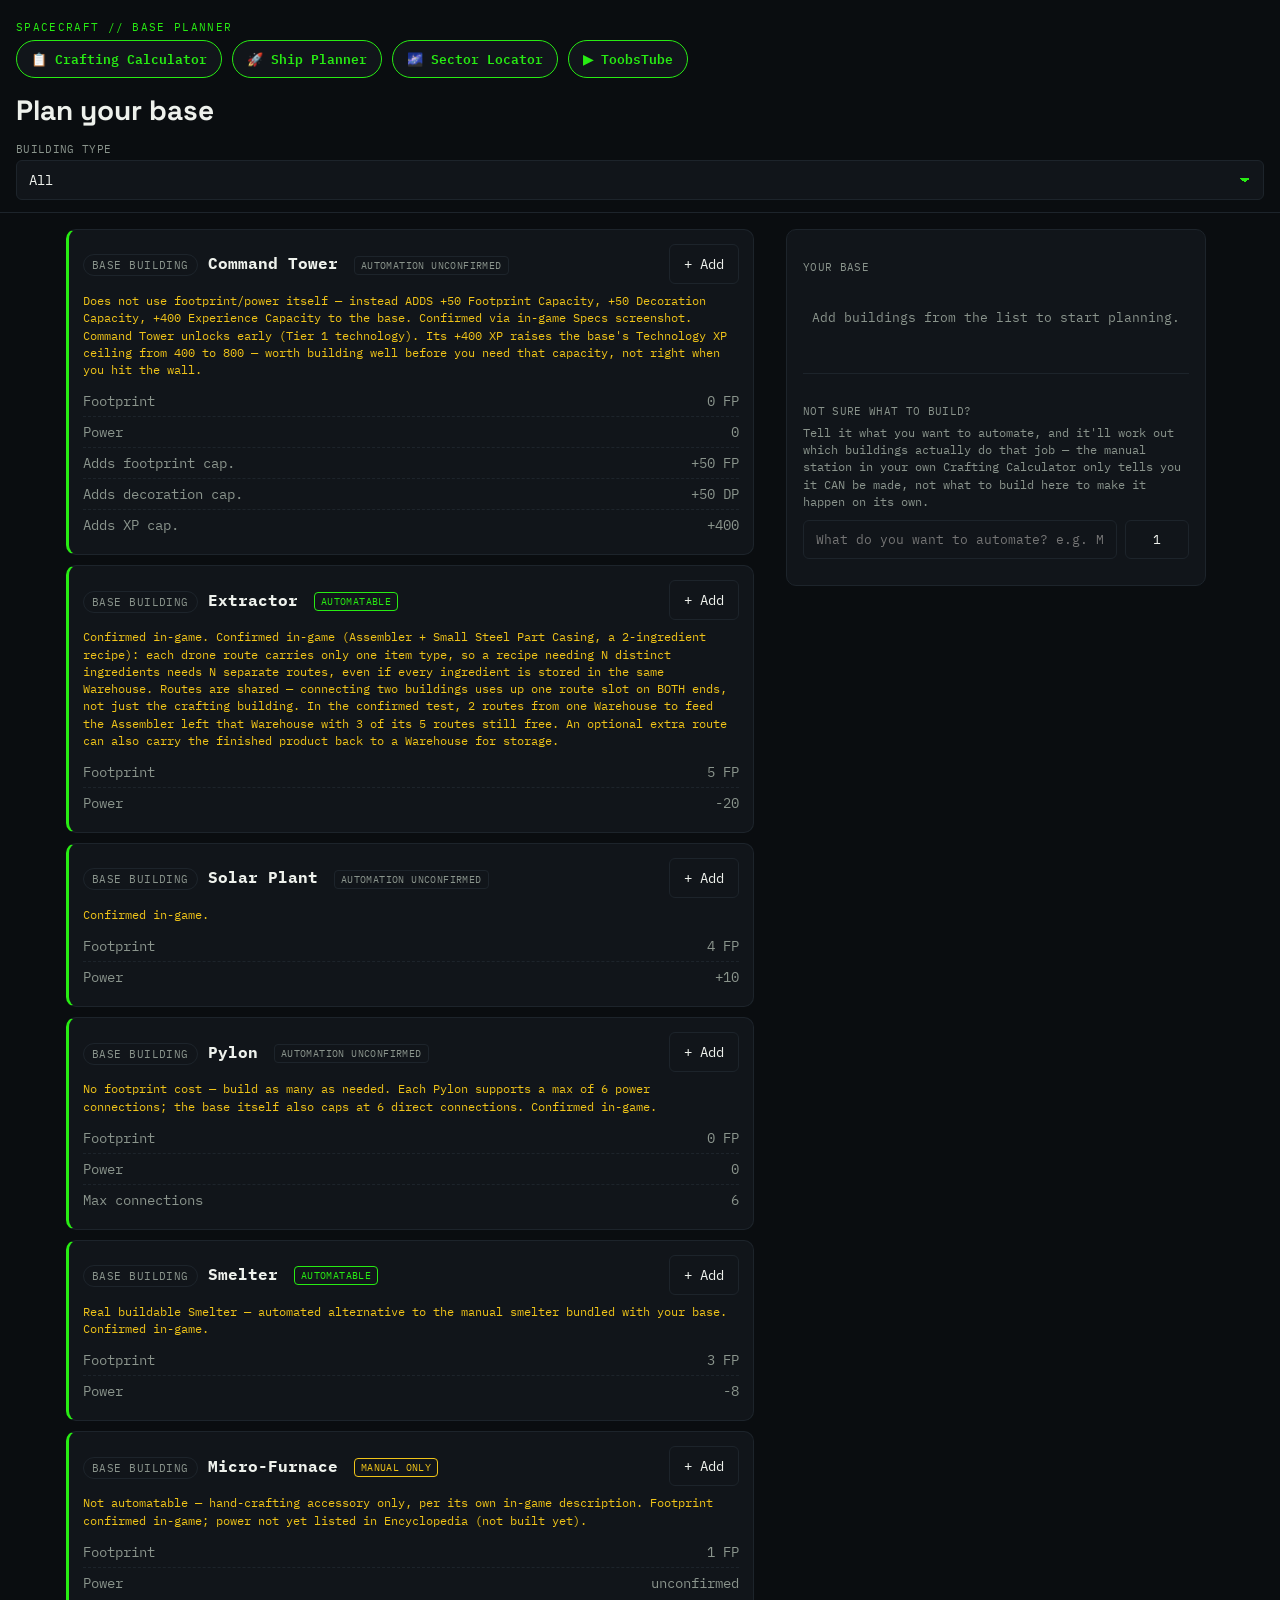
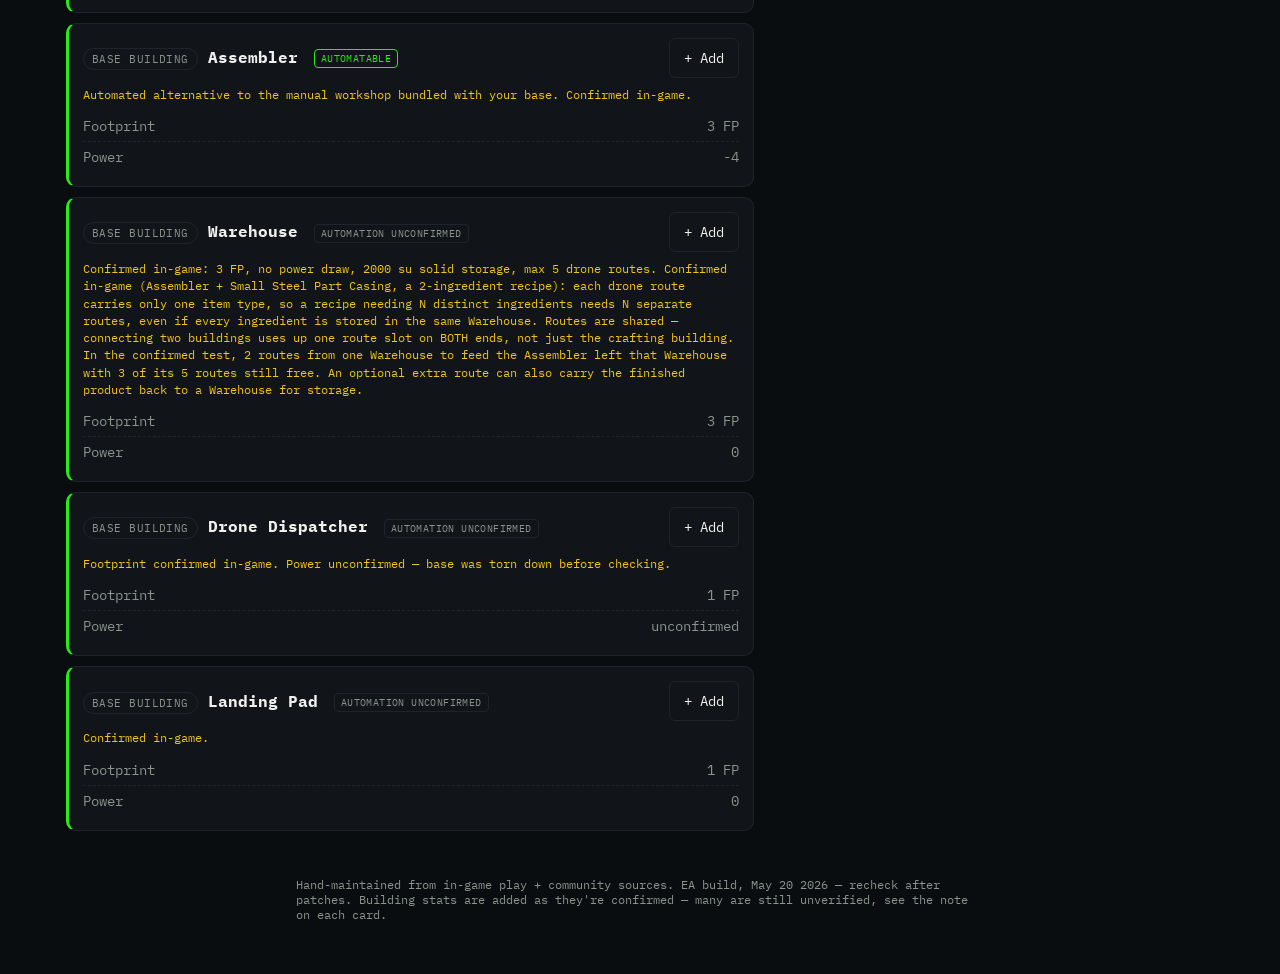
<file: spacecraft/base.html>
<!DOCTYPE html>
<html lang="en">
<head>
<meta charset="UTF-8">
<meta name="viewport" content="width=device-width, initial-scale=1.0">
<title>SpaceCraft Base Planner</title>
<link rel="icon" href="/favicon.ico" sizes="any">
<link rel="icon" type="image/svg+xml" href="/favicon.svg">
<link rel="apple-touch-icon" href="/apple-touch-icon.png">
<link rel="preconnect" href="https://fonts.googleapis.com">
<link rel="preconnect" href="https://fonts.gstatic.com" crossorigin>
<link href="https://fonts.googleapis.com/css2?family=Space+Grotesk:wght@500;700&family=IBM+Plex+Mono:wght@400;500;600&display=swap" rel="stylesheet">
<link rel="stylesheet" href="style.css?v=21">
</head>
<body>

  <header class="topbar">
    <div class="eyebrow-row">
      <p class="eyebrow">SpaceCraft // Base Planner</p>
    </div>
    <nav class="site-nav">
      <a class="nav-pill" href="index.html">📋 Crafting Calculator</a>
      <a class="nav-pill" href="ship.html">🚀 Ship Planner</a>
      <a class="nav-pill" href="sectors.html">🌌 Sector Locator</a>
      <a class="nav-pill" href="https://toobstube.com">▶ ToobsTube</a>
    </nav>
    <h1>Plan your base</h1>

    <div class="category-wrap">
      <label class="category-label" for="building-category-select">Building type</label>
      <div class="category-row">
        <select class="category-select" id="building-category-select">
          <option value="All">All</option>
        </select>
      </div>
    </div>
  </header>

  <div class="layout ship-layout">
    <main id="building-list" class="list"></main>
    <aside id="base-panel" class="detail-panel">
      <div class="build-panel-inner">
        <p class="section-label">Your base</p>
        <ul id="base-build-list" class="build-list"></ul>
        <div id="base-build-empty" class="detail-empty">Add buildings from the list to start planning.</div>
        <div id="base-totals"></div>
        <button id="base-materials-toggle" class="raw-toggle" type="button" hidden>Show materials needed for this base &#9662;</button>
        <div id="base-materials" hidden></div>

        <div class="automate-panel">
          <p class="section-label">Not sure what to build?</p>
          <p class="raw-note">Tell it what you want to automate, and it'll work out which buildings actually do that job — the manual station in your own Crafting Calculator only tells you it CAN be made, not what to build here to make it happen on its own.</p>
          <div class="automate-row">
            <input type="text" id="automate-search" class="automate-search" placeholder="What do you want to automate? e.g. Motor" autocomplete="off">
            <input type="text" inputmode="numeric" pattern="[0-9]*" id="automate-qty" class="qty-input automate-qty" placeholder="qty" value="1" aria-label="Quantity">
          </div>
          <ul id="automate-suggestions" class="automate-suggestions"></ul>
          <div id="automate-result"></div>
        </div>
      </div>
    </aside>
  </div>

  <footer class="footer">
    <p>Hand-maintained from in-game play + community sources. EA build, May 20 2026 — recheck after patches. Building stats are added as they're confirmed — many are still unverified, see the note on each card.</p>
  </footer>

<script src="base.js?v=2"></script>
</body>
</html>
</file>
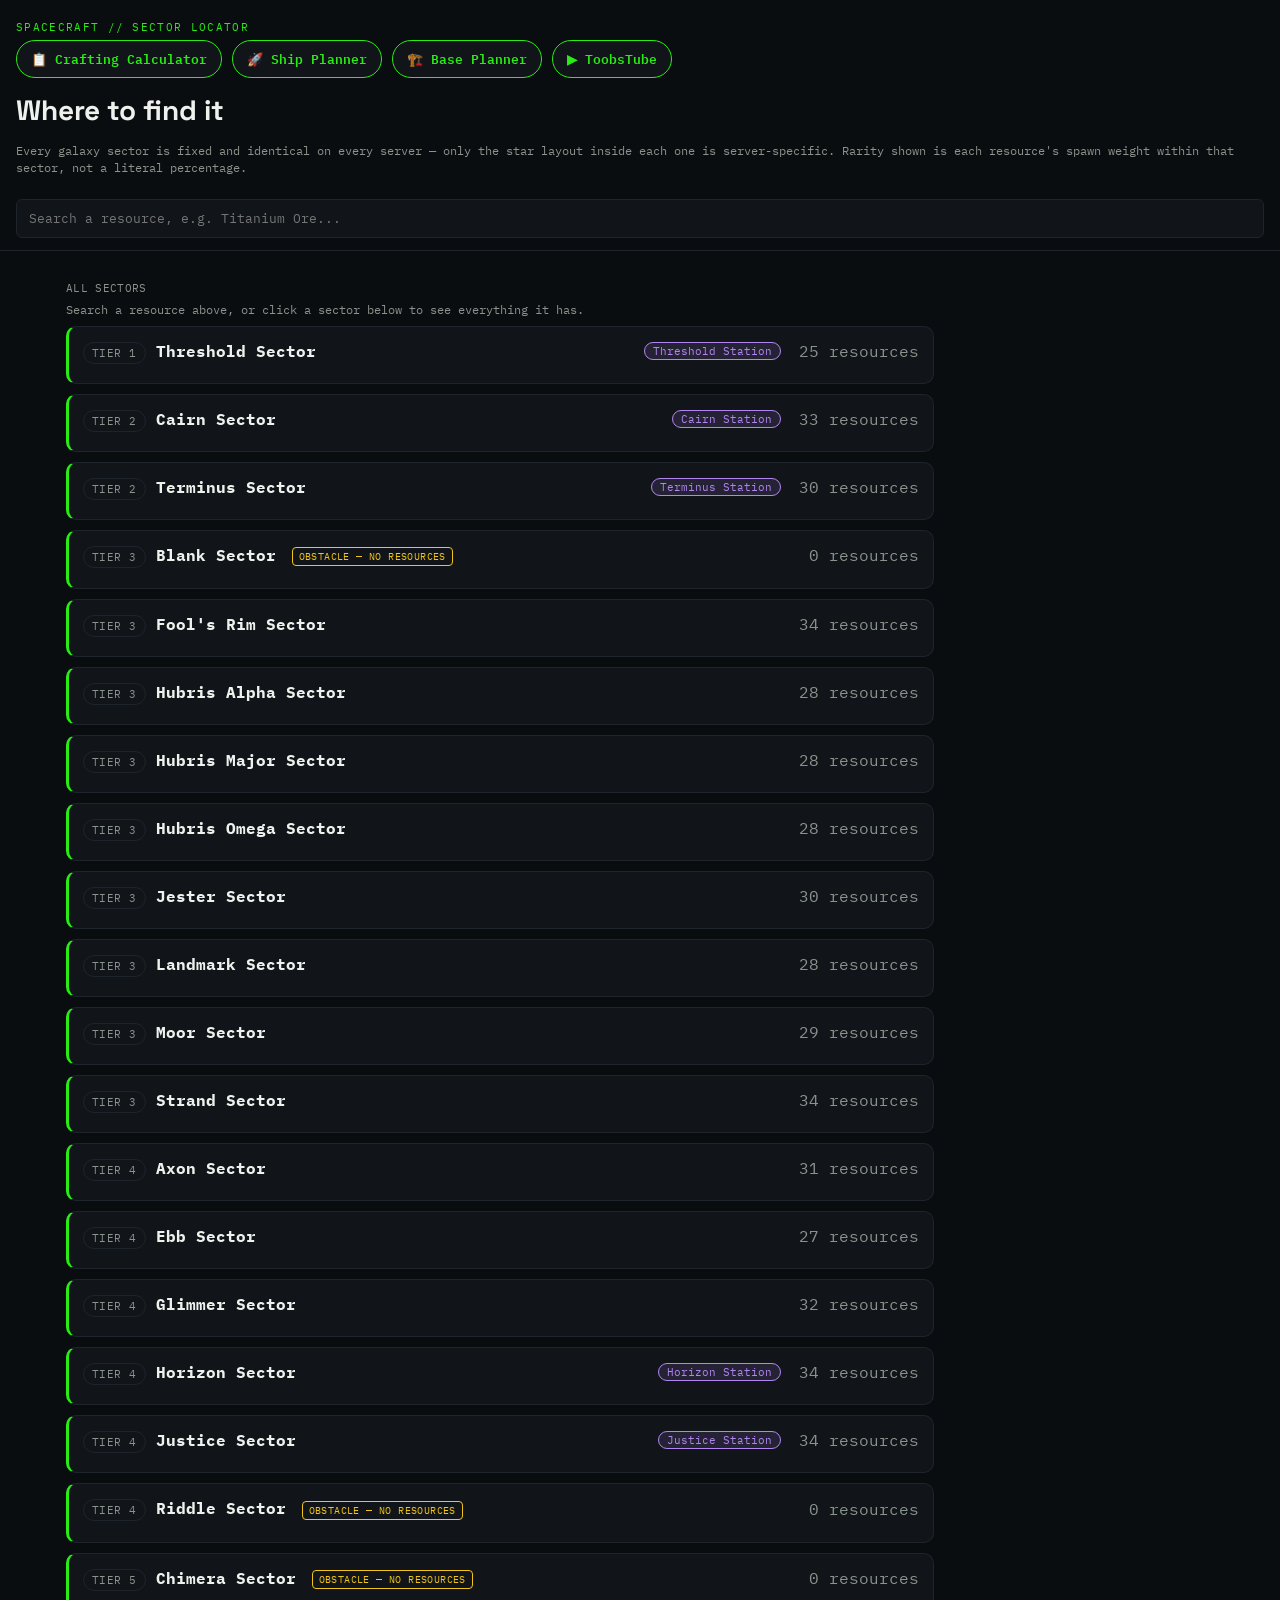
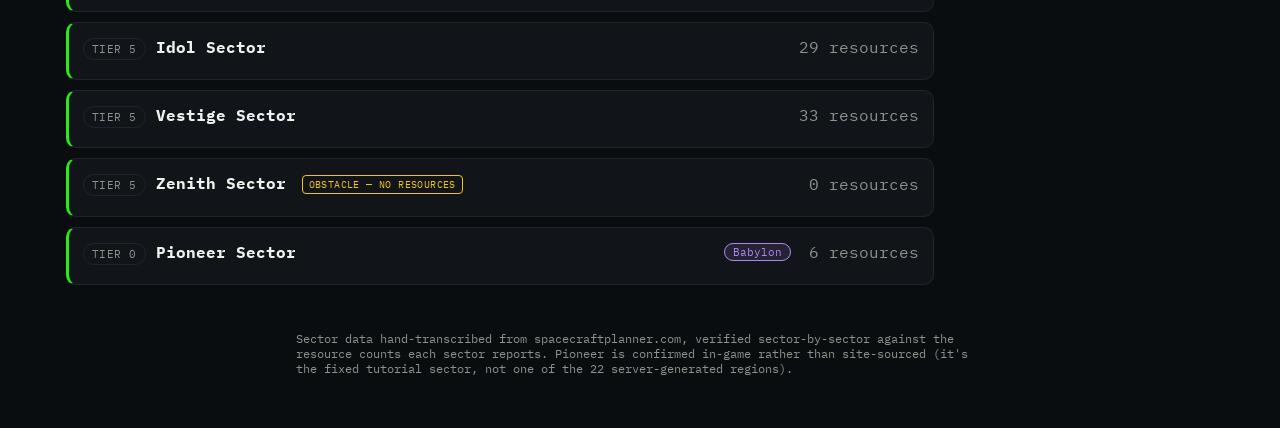
<file: spacecraft/sectors.html>
<!DOCTYPE html>
<html lang="en">
<head>
<meta charset="UTF-8">
<meta name="viewport" content="width=device-width, initial-scale=1.0">
<title>SpaceCraft Sector Locator</title>
<link rel="icon" href="/favicon.ico" sizes="any">
<link rel="icon" type="image/svg+xml" href="/favicon.svg">
<link rel="apple-touch-icon" href="/apple-touch-icon.png">
<link rel="preconnect" href="https://fonts.googleapis.com">
<link rel="preconnect" href="https://fonts.gstatic.com" crossorigin>
<link href="https://fonts.googleapis.com/css2?family=Space+Grotesk:wght@500;700&family=IBM+Plex+Mono:wght@400;500;600&display=swap" rel="stylesheet">
<link rel="stylesheet" href="style.css?v=21">
</head>
<body>

  <header class="topbar">
    <div class="eyebrow-row">
      <p class="eyebrow">SpaceCraft // Sector Locator</p>
    </div>
    <nav class="site-nav">
      <a class="nav-pill" href="index.html">📋 Crafting Calculator</a>
      <a class="nav-pill" href="ship.html">🚀 Ship Planner</a>
      <a class="nav-pill" href="base.html">🏗️ Base Planner</a>
      <a class="nav-pill" href="https://toobstube.com">▶ ToobsTube</a>
    </nav>
    <h1>Where to find it</h1>
    <p class="raw-note">Every galaxy sector is fixed and identical on every server — only the star layout inside each one is server-specific. Rarity shown is each resource's spawn weight within that sector, not a literal percentage.</p>

    <input type="text" id="resource-search" class="automate-search" placeholder="Search a resource, e.g. Titanium Ore..." autocomplete="off" style="width:100%; margin-top:14px;">
  </header>

  <div class="layout">
    <main id="sector-content" class="list" style="max-width:900px;"></main>
  </div>

  <footer class="footer">
    <p>Sector data hand-transcribed from spacecraftplanner.com, verified sector-by-sector against the resource counts each sector reports. Pioneer is confirmed in-game rather than site-sourced (it's the fixed tutorial sector, not one of the 22 server-generated regions).</p>
  </footer>

<script src="sectors.js?v=3"></script>
</body>
</html>
</file>
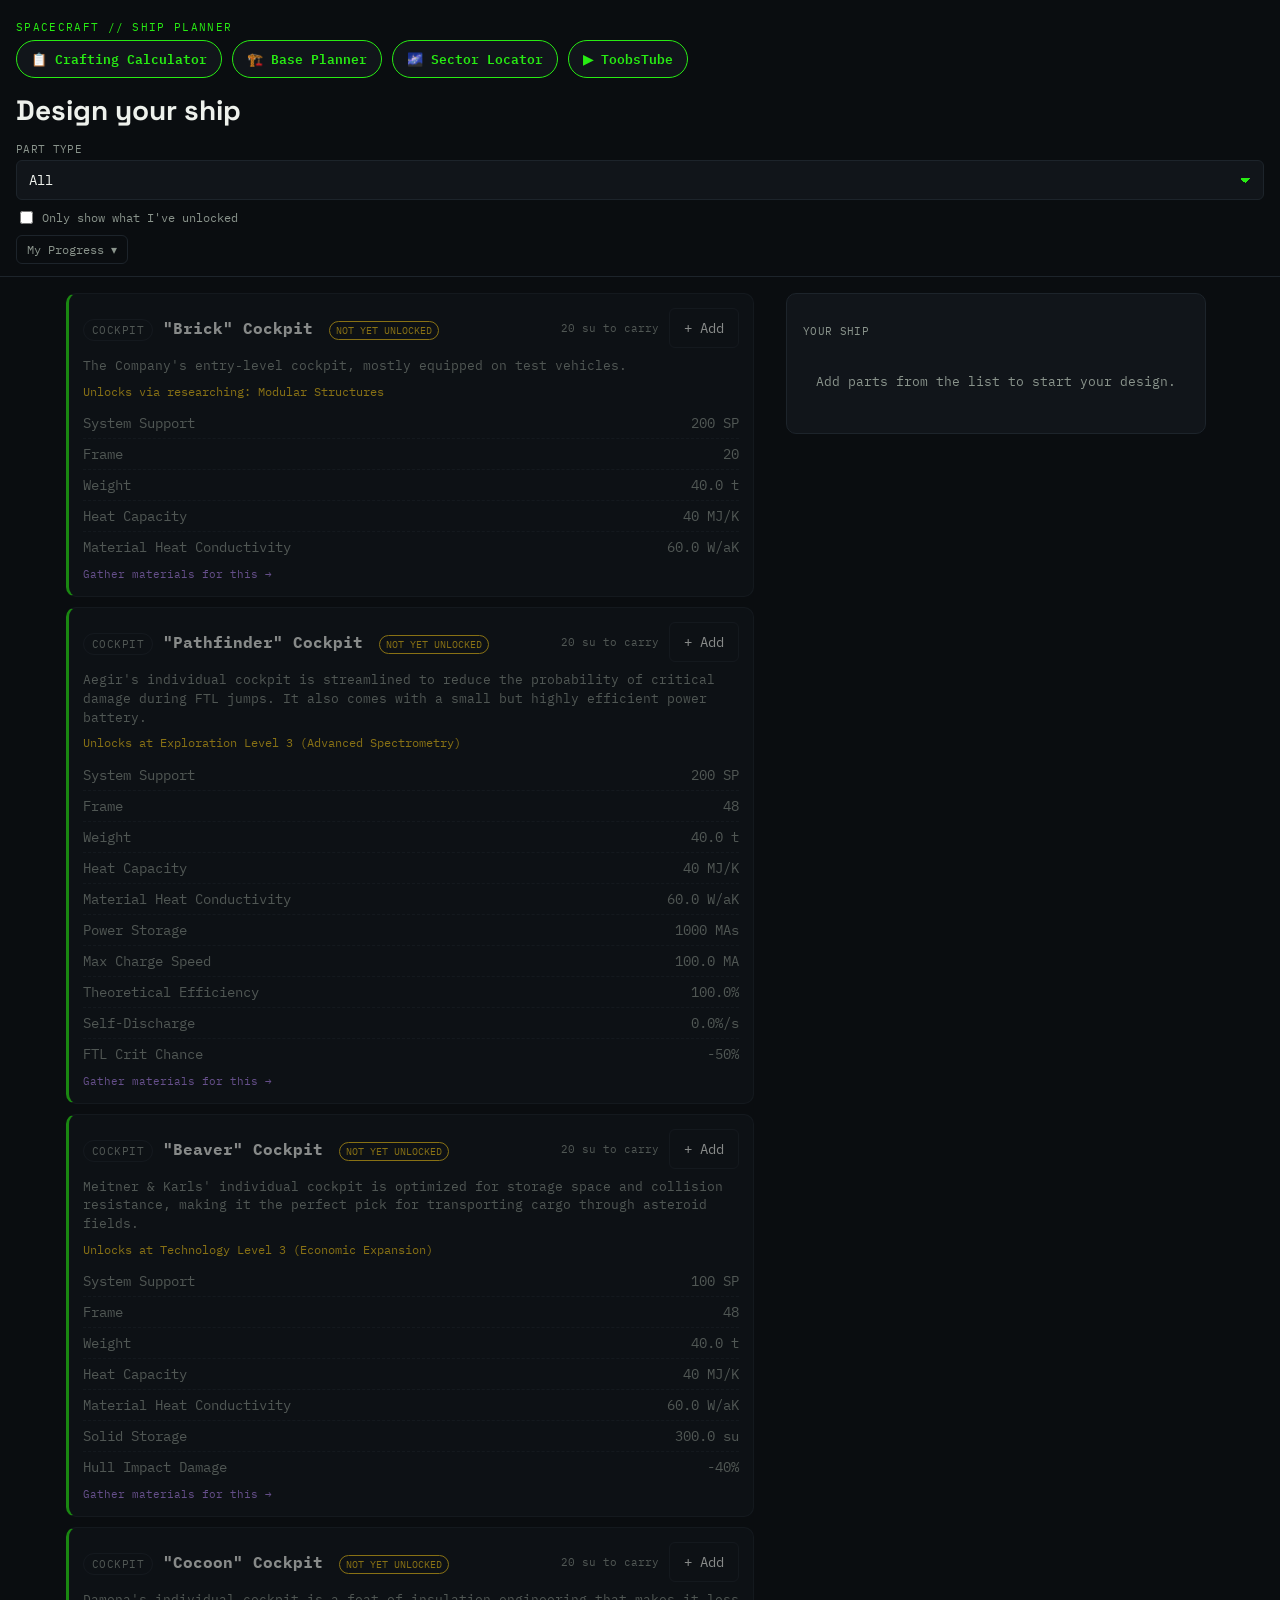
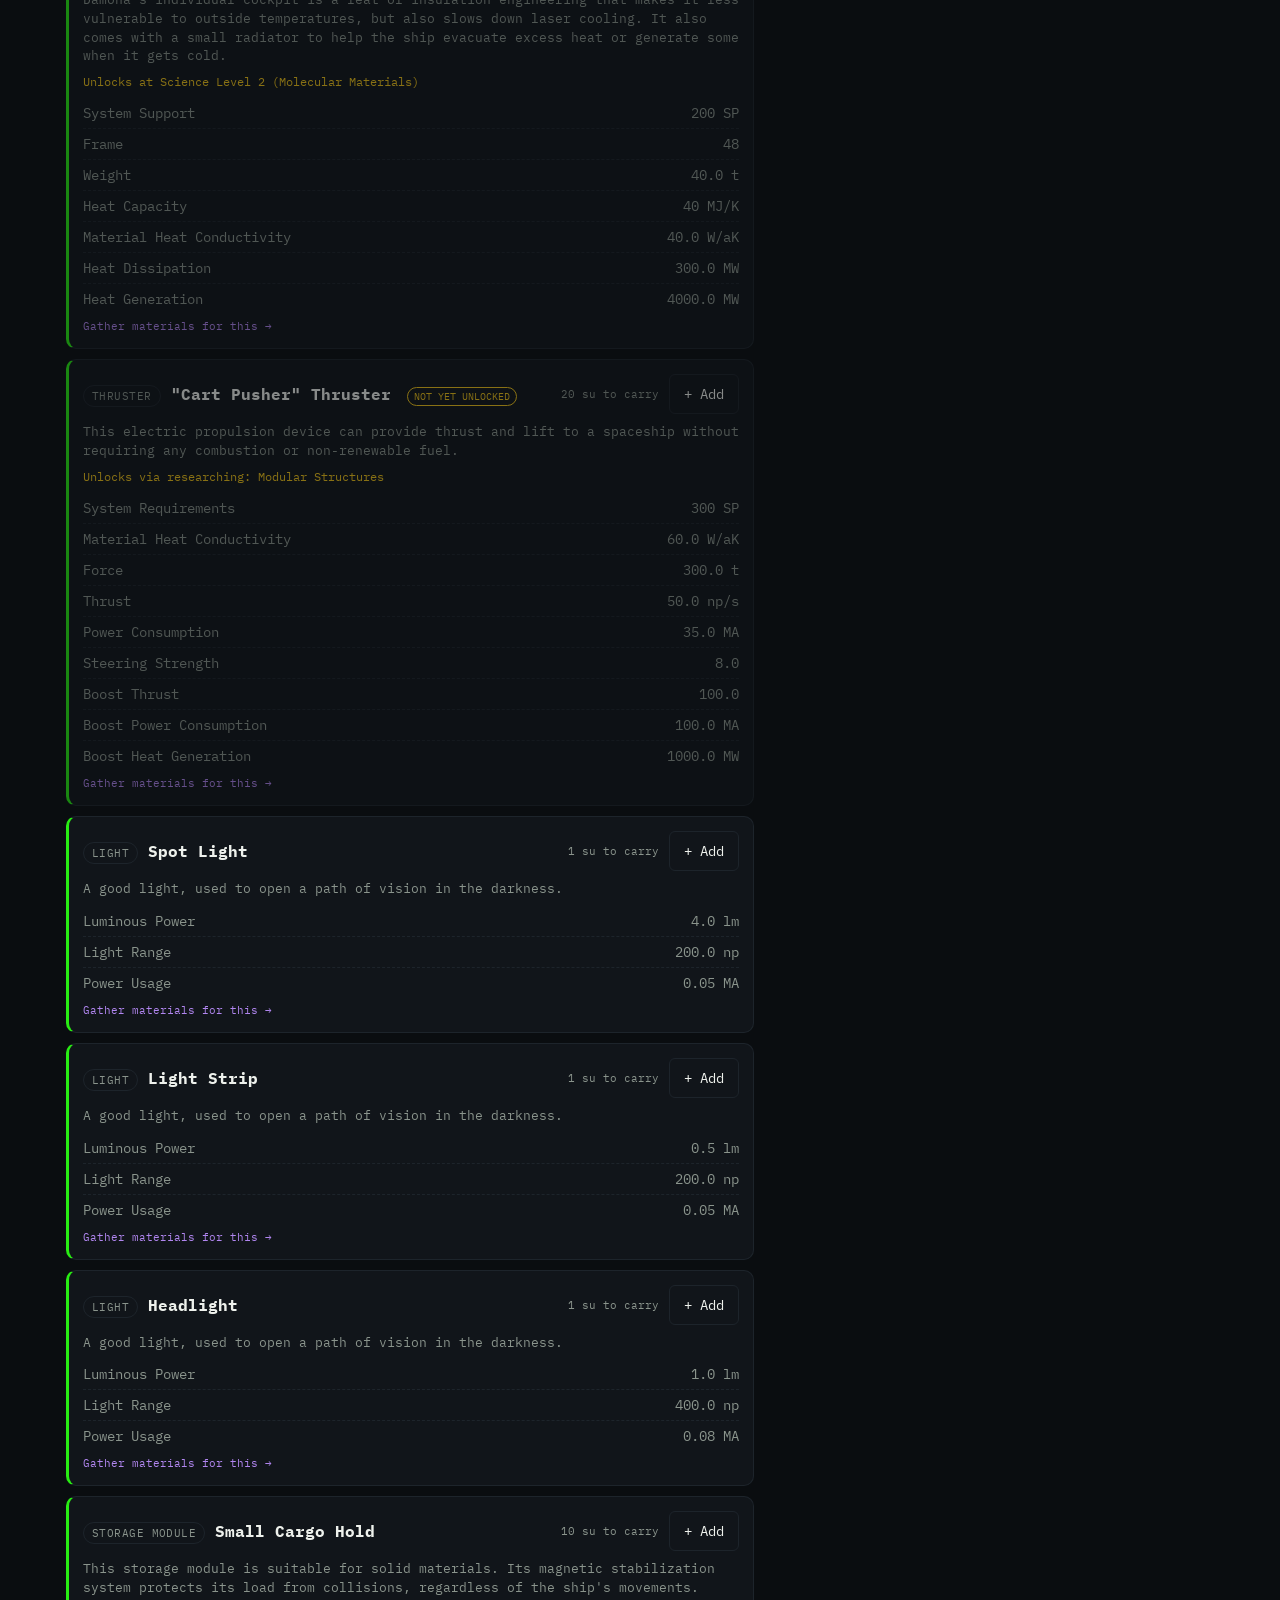
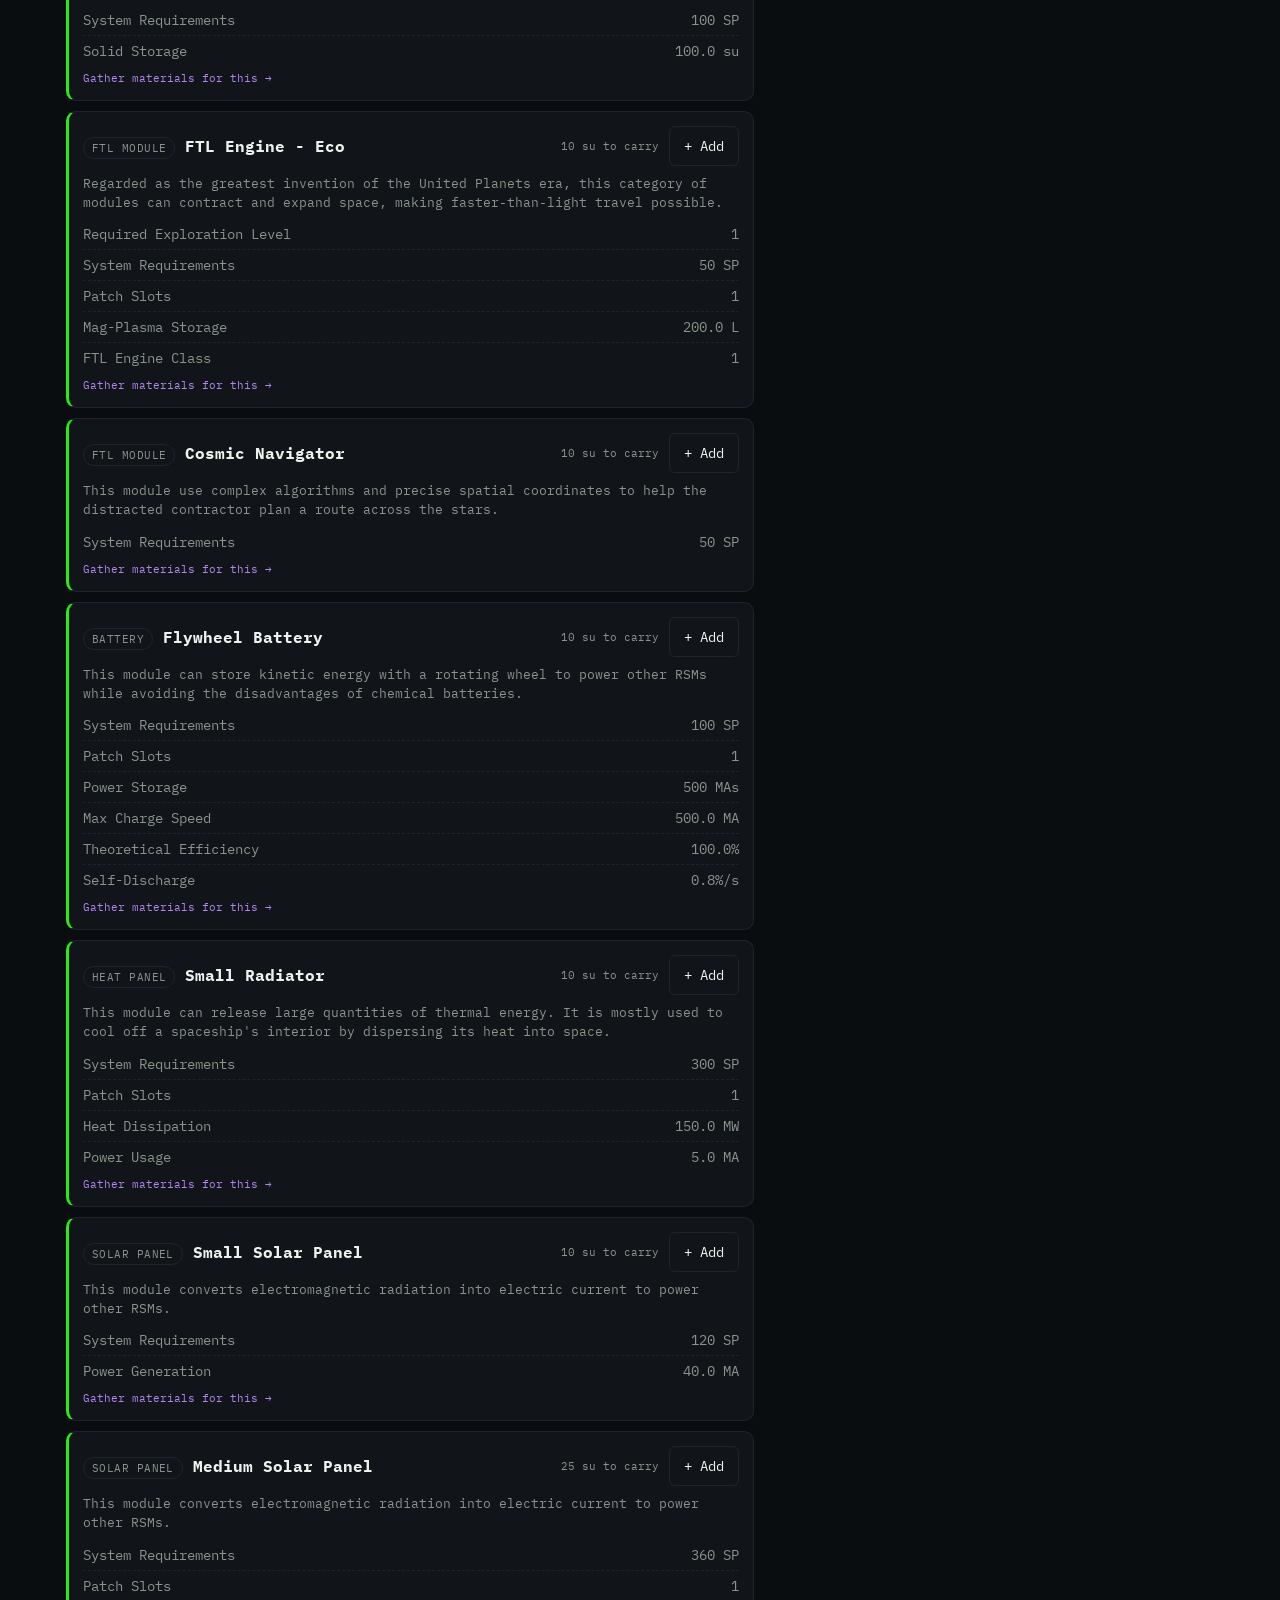
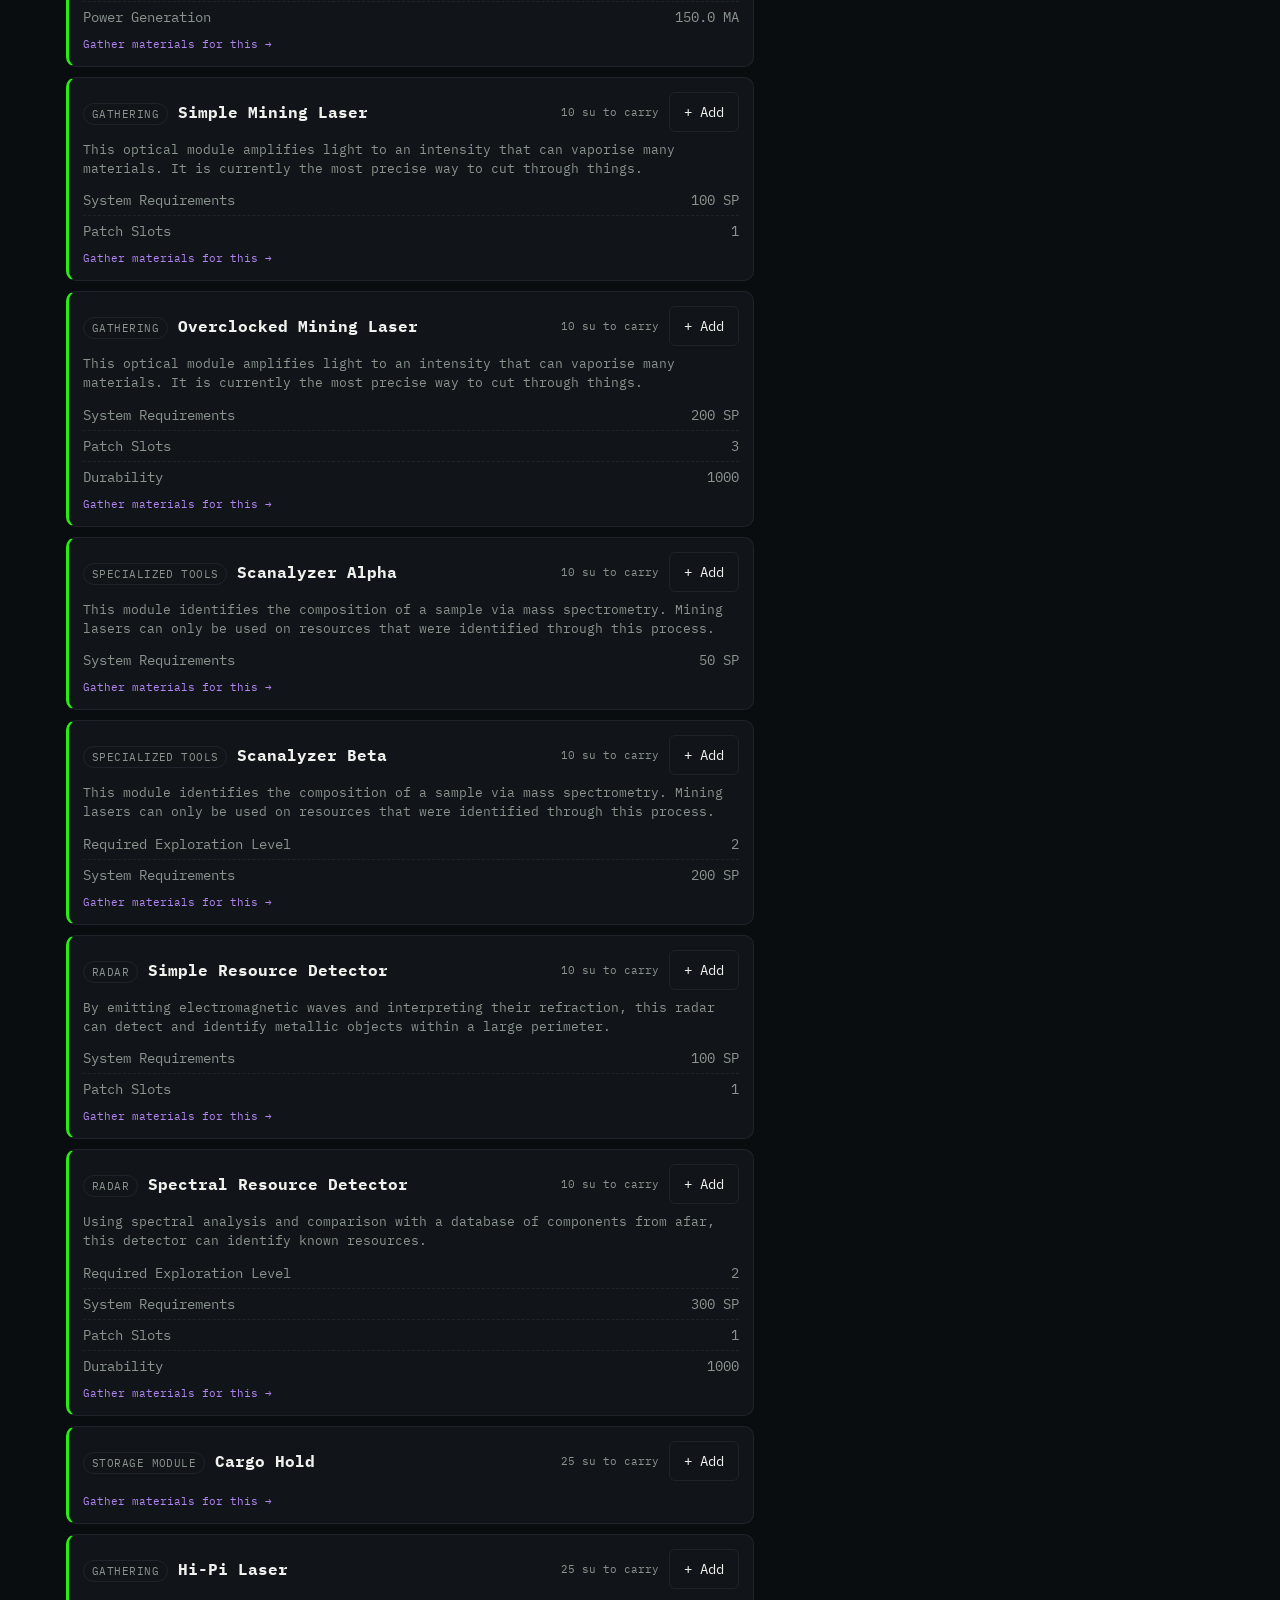
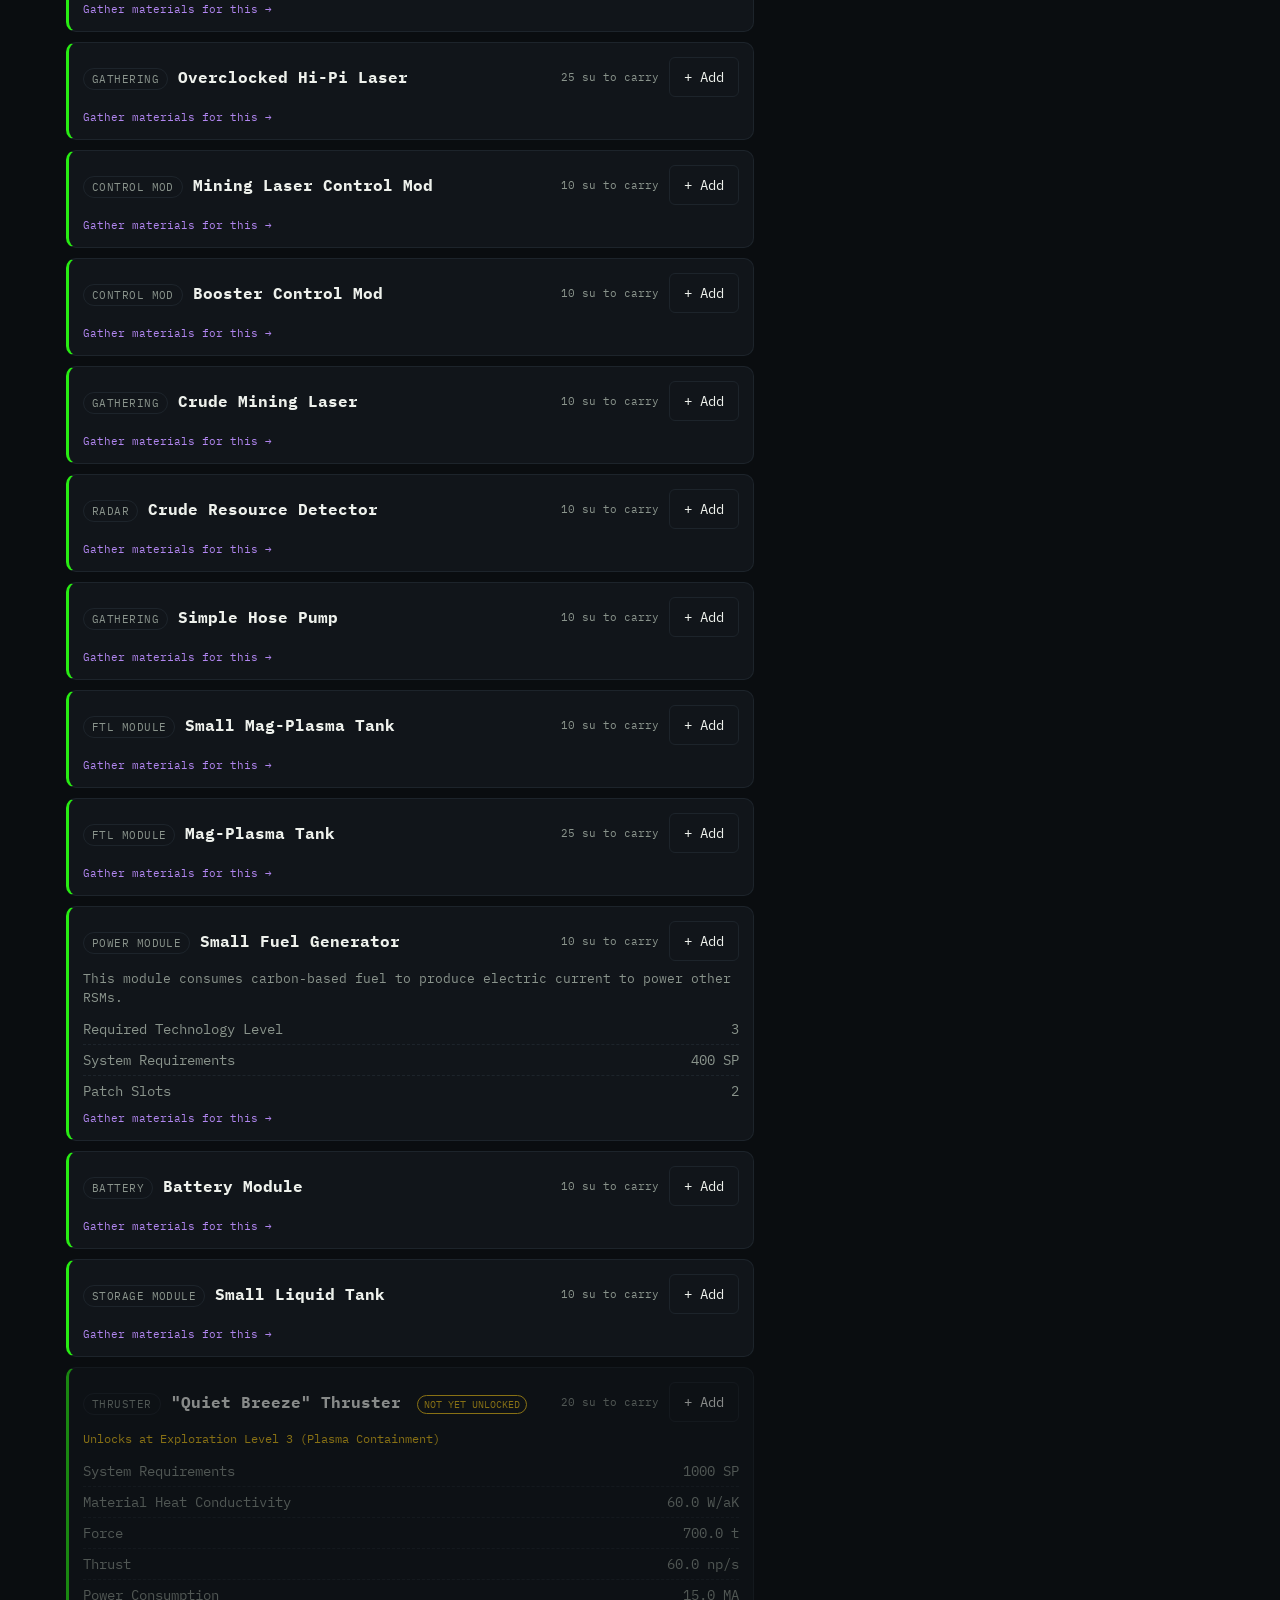
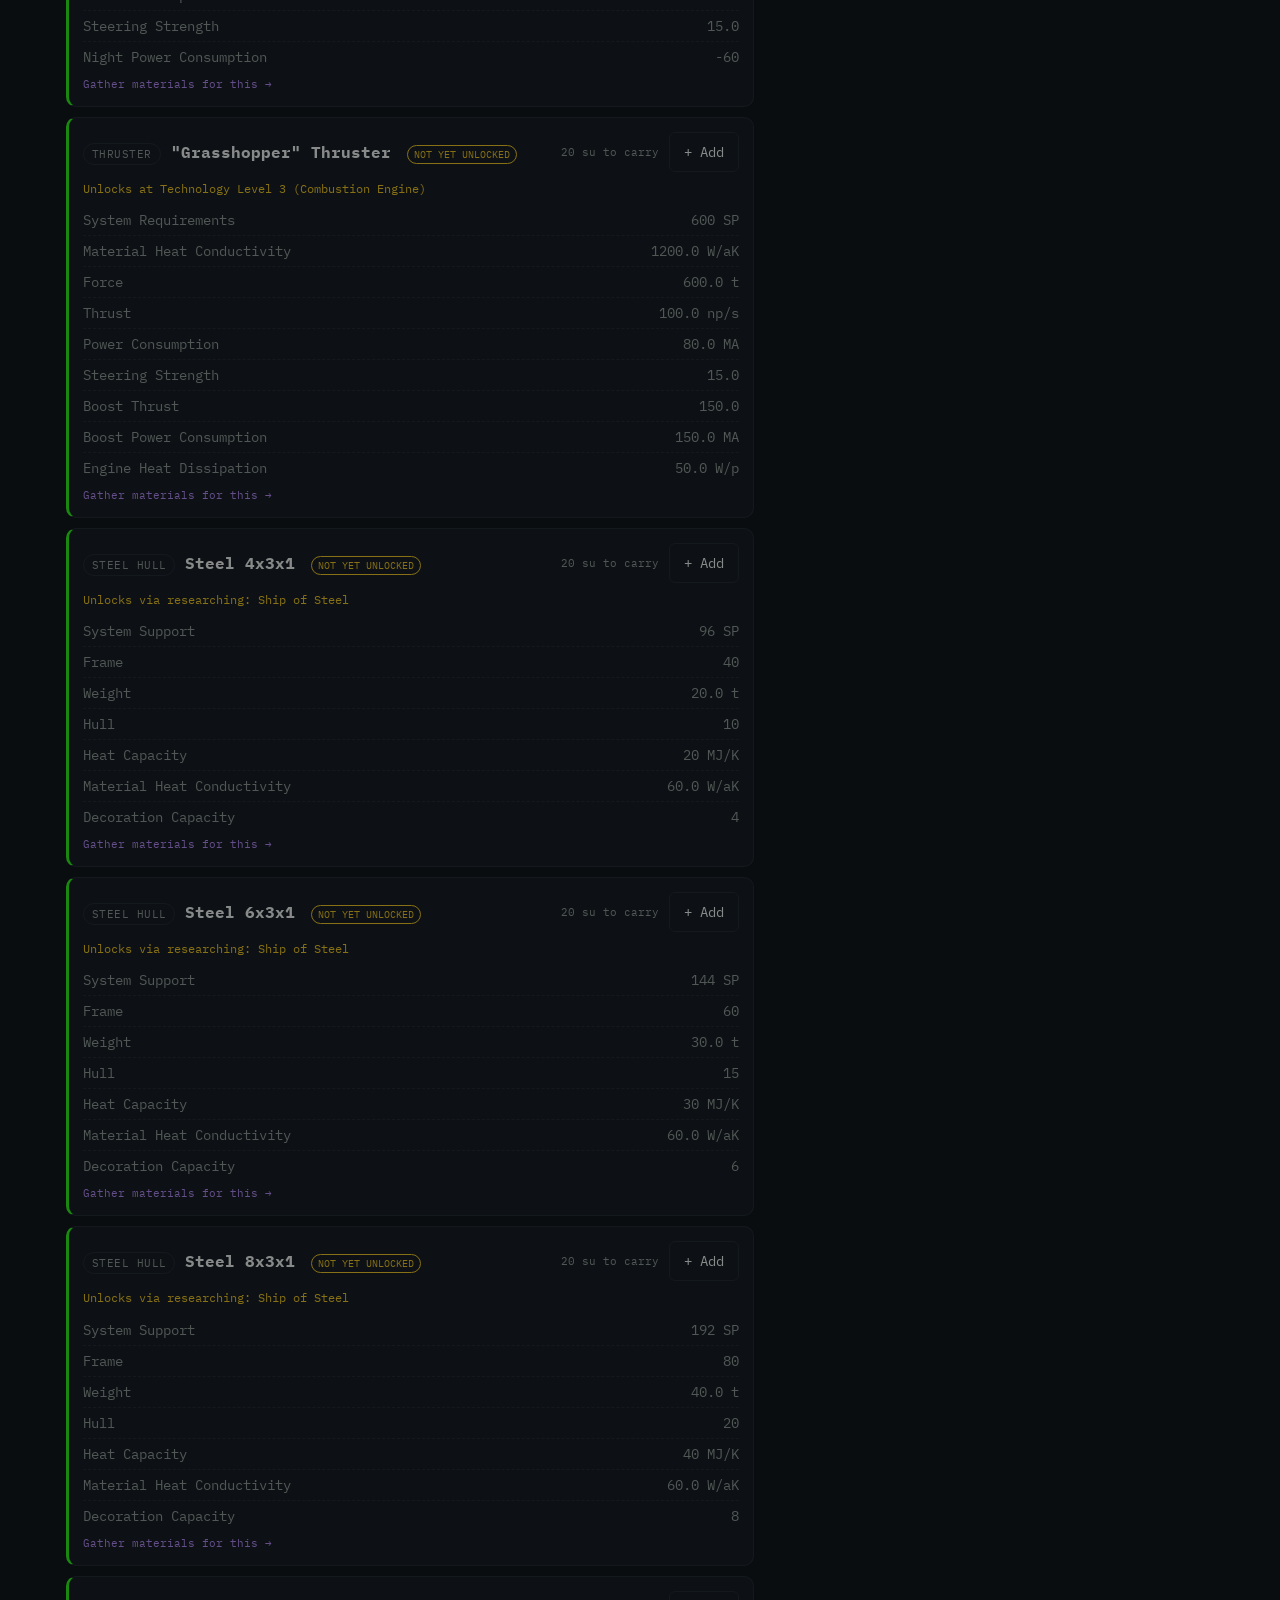
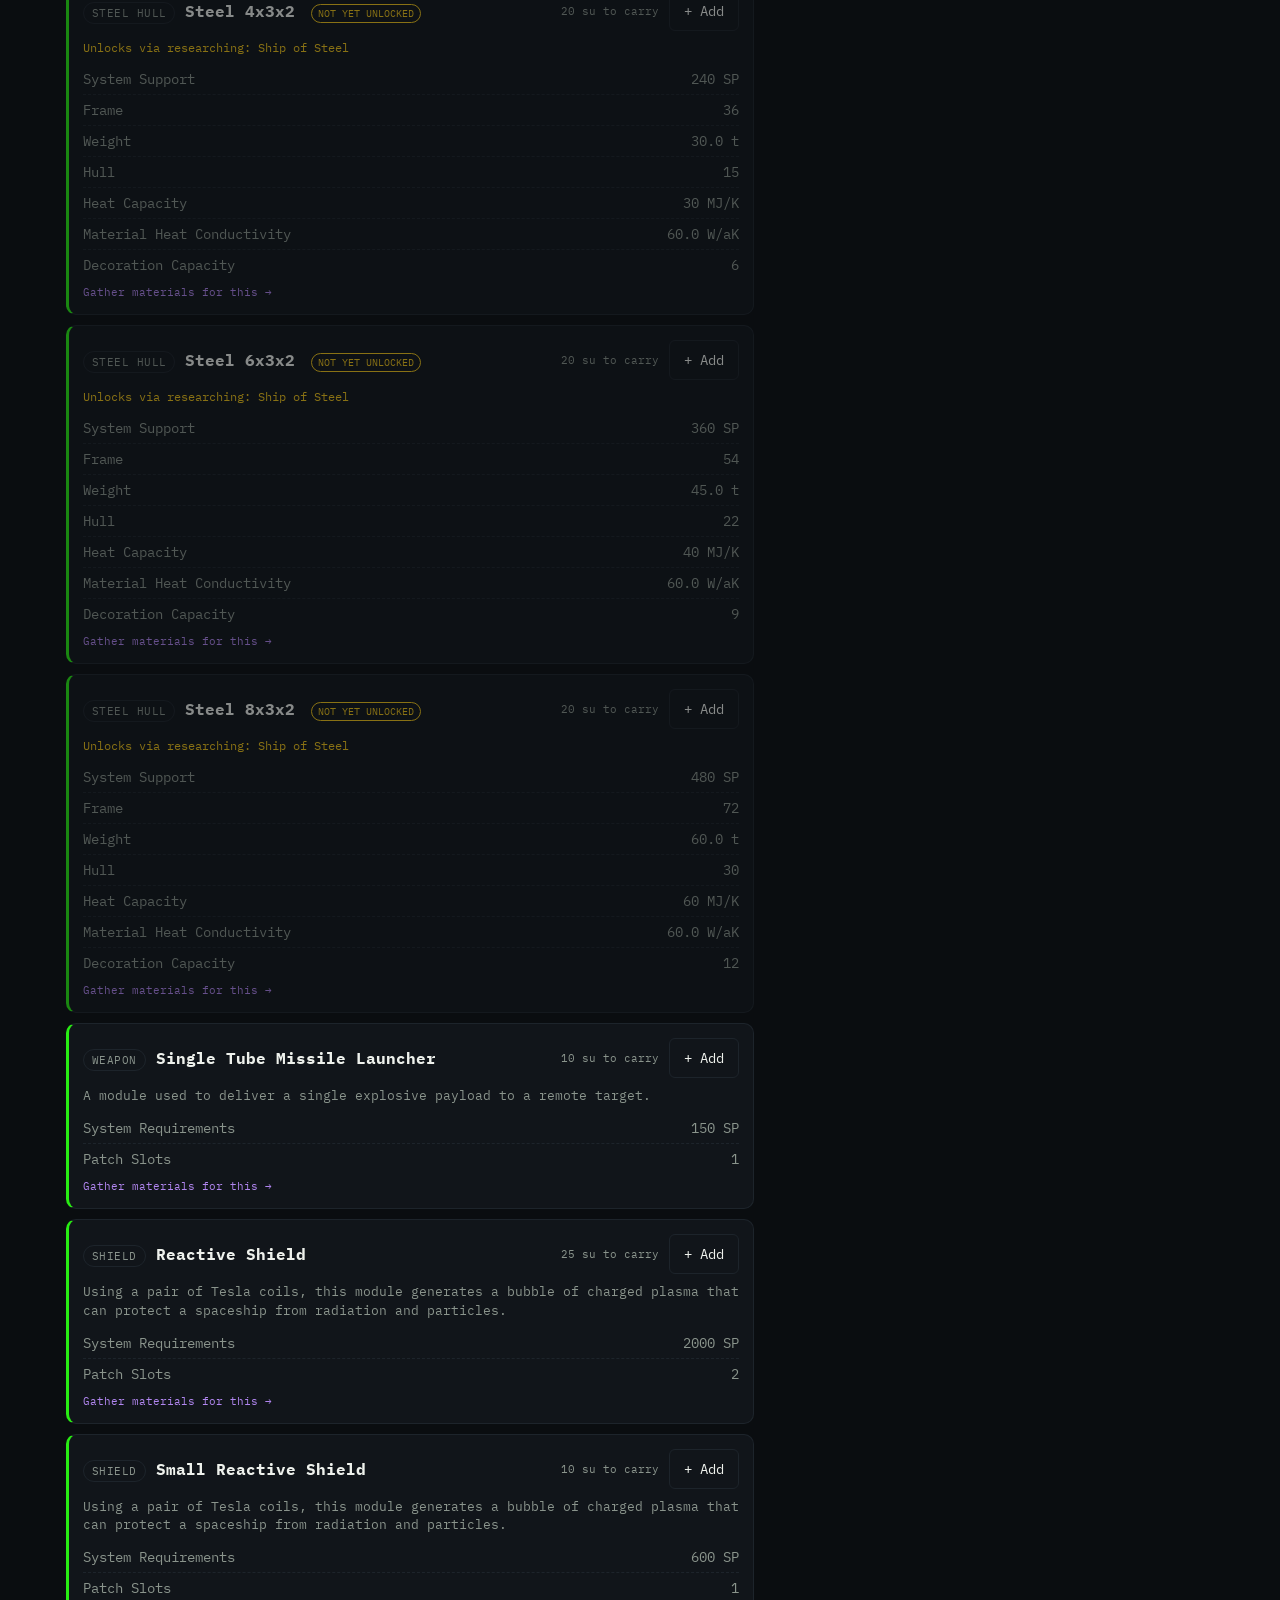
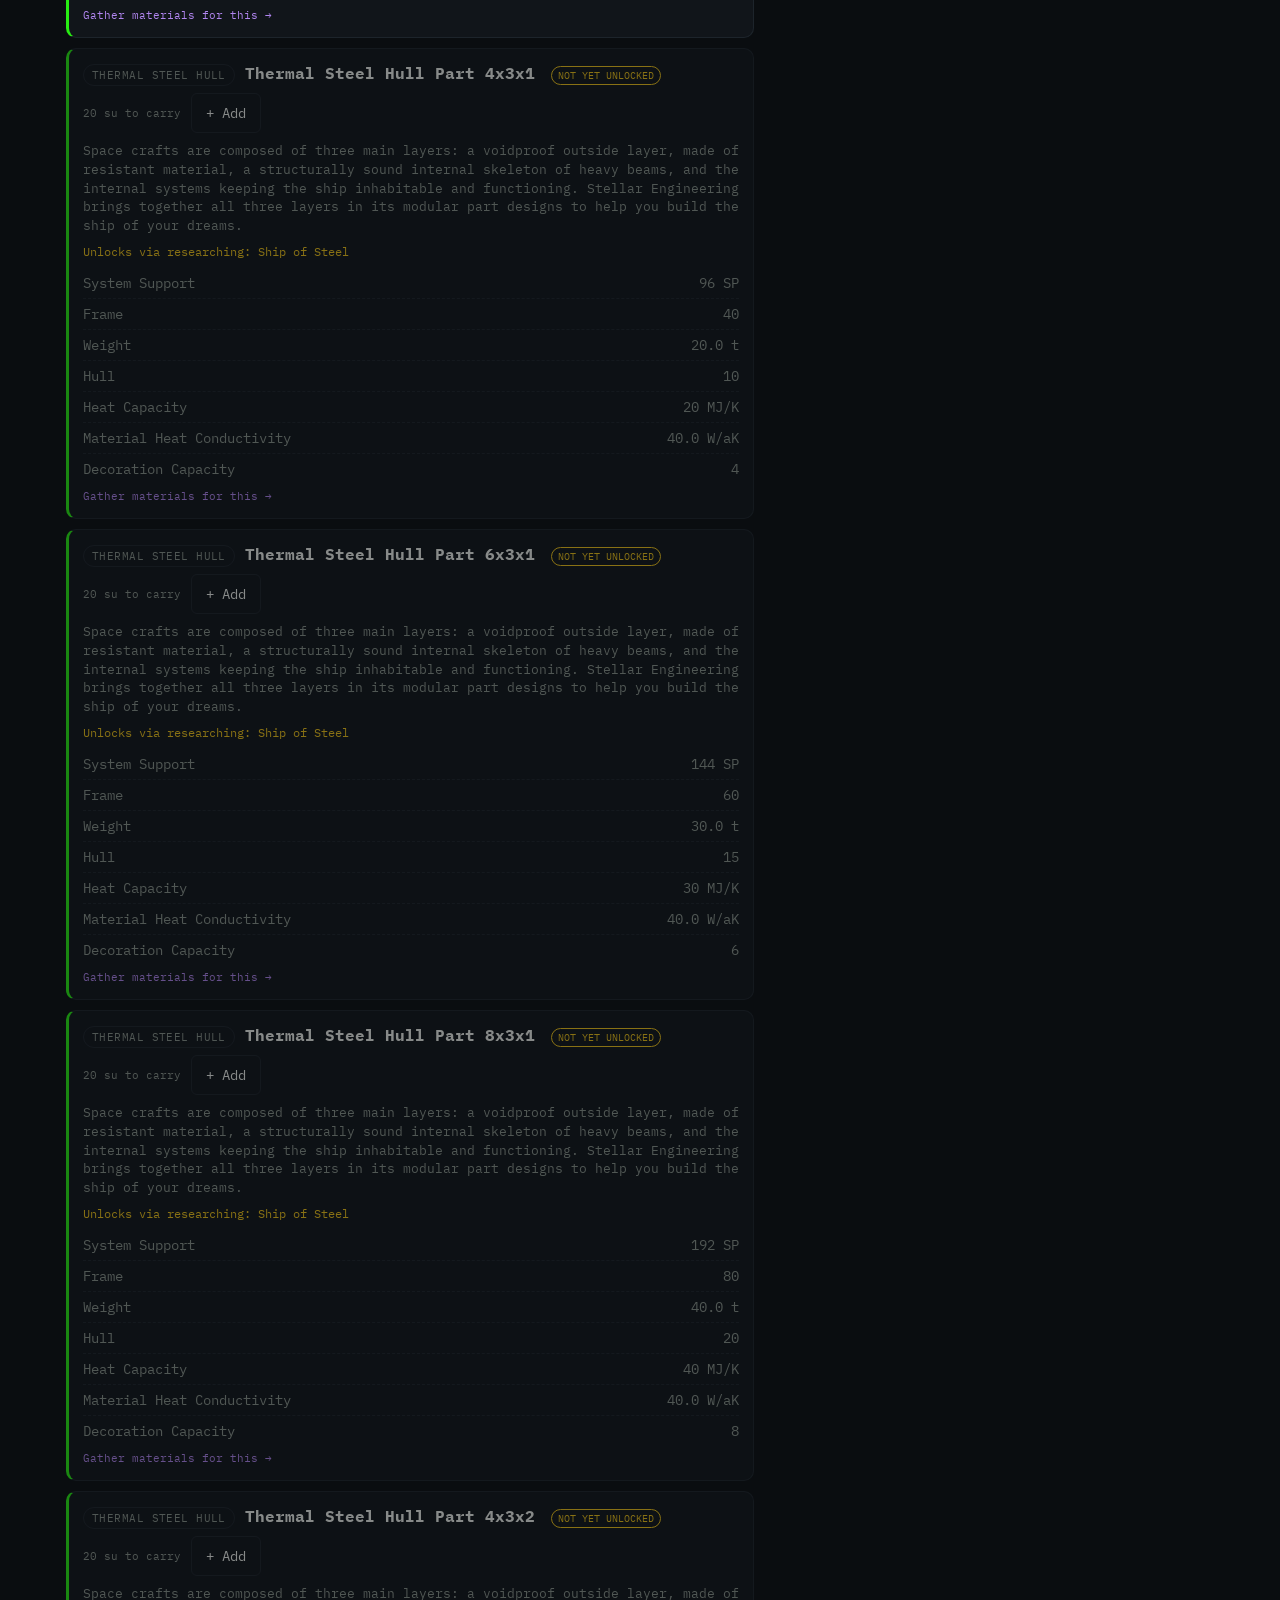
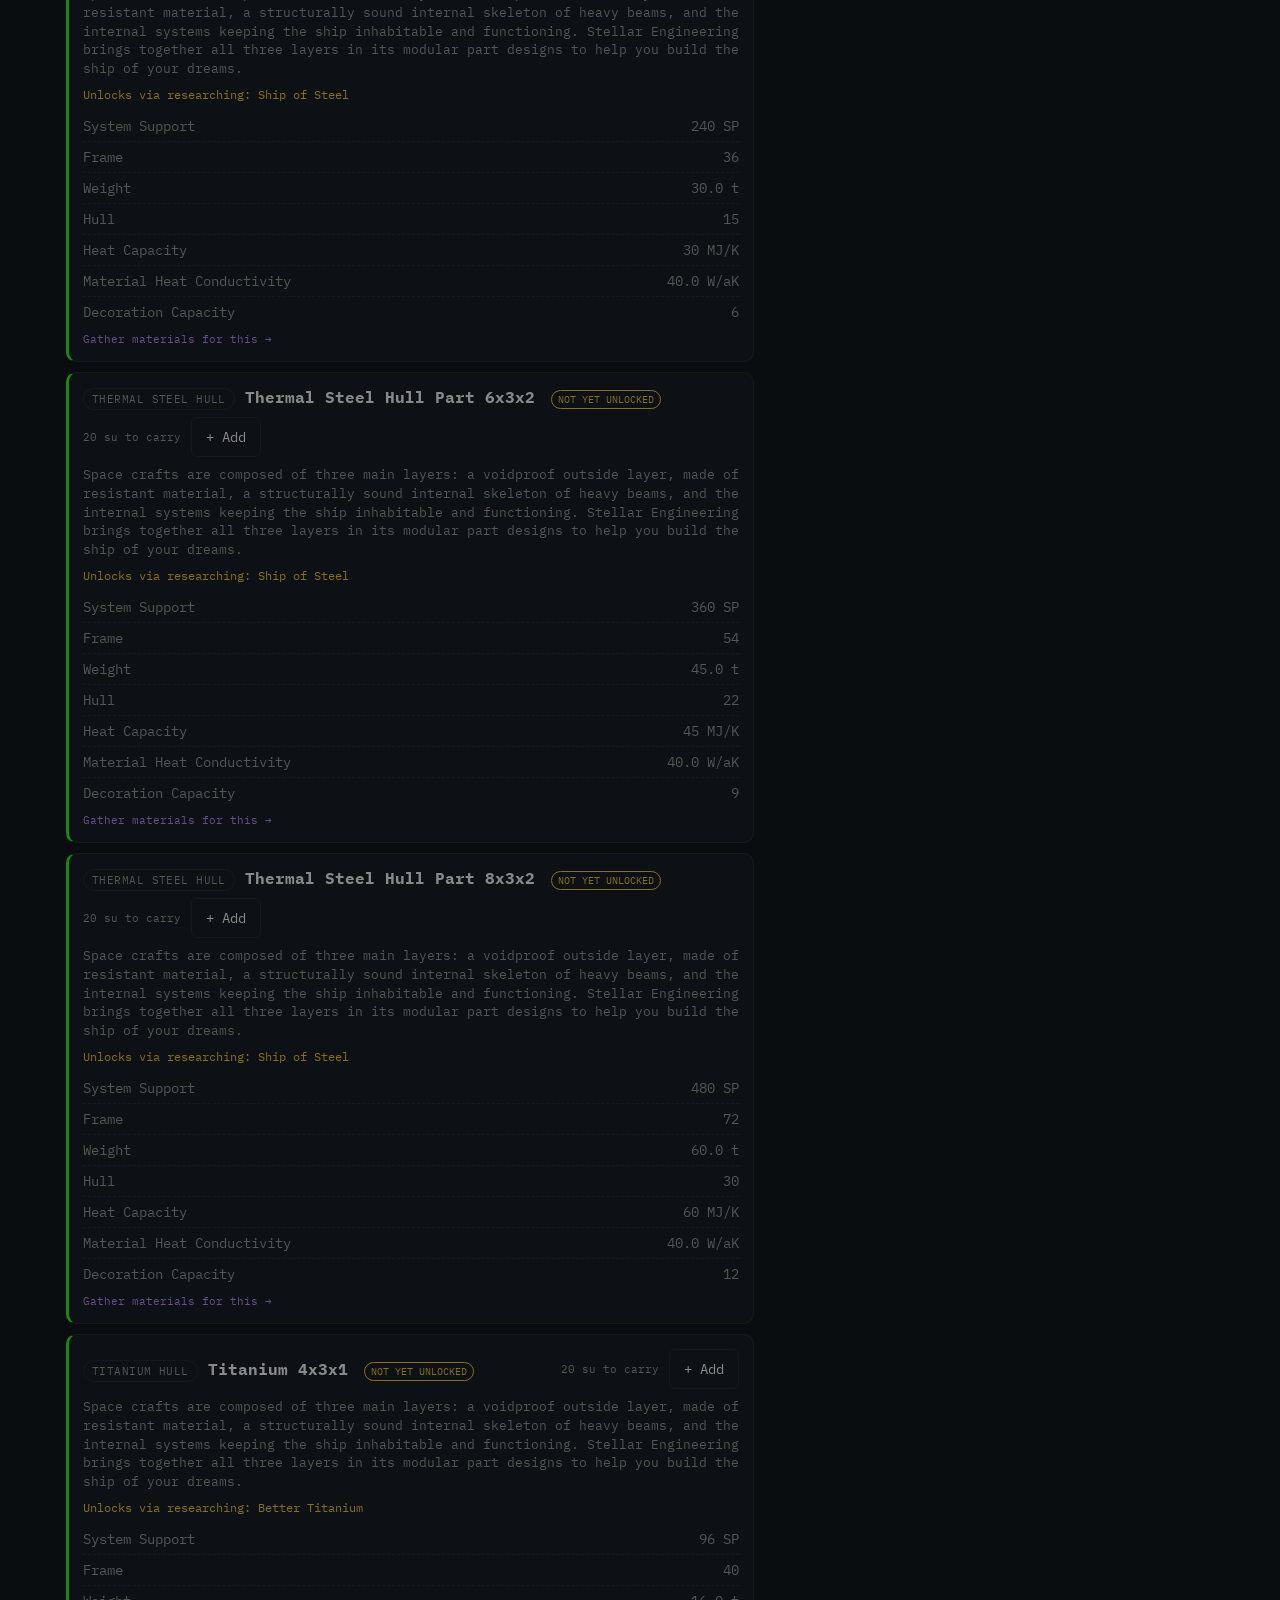
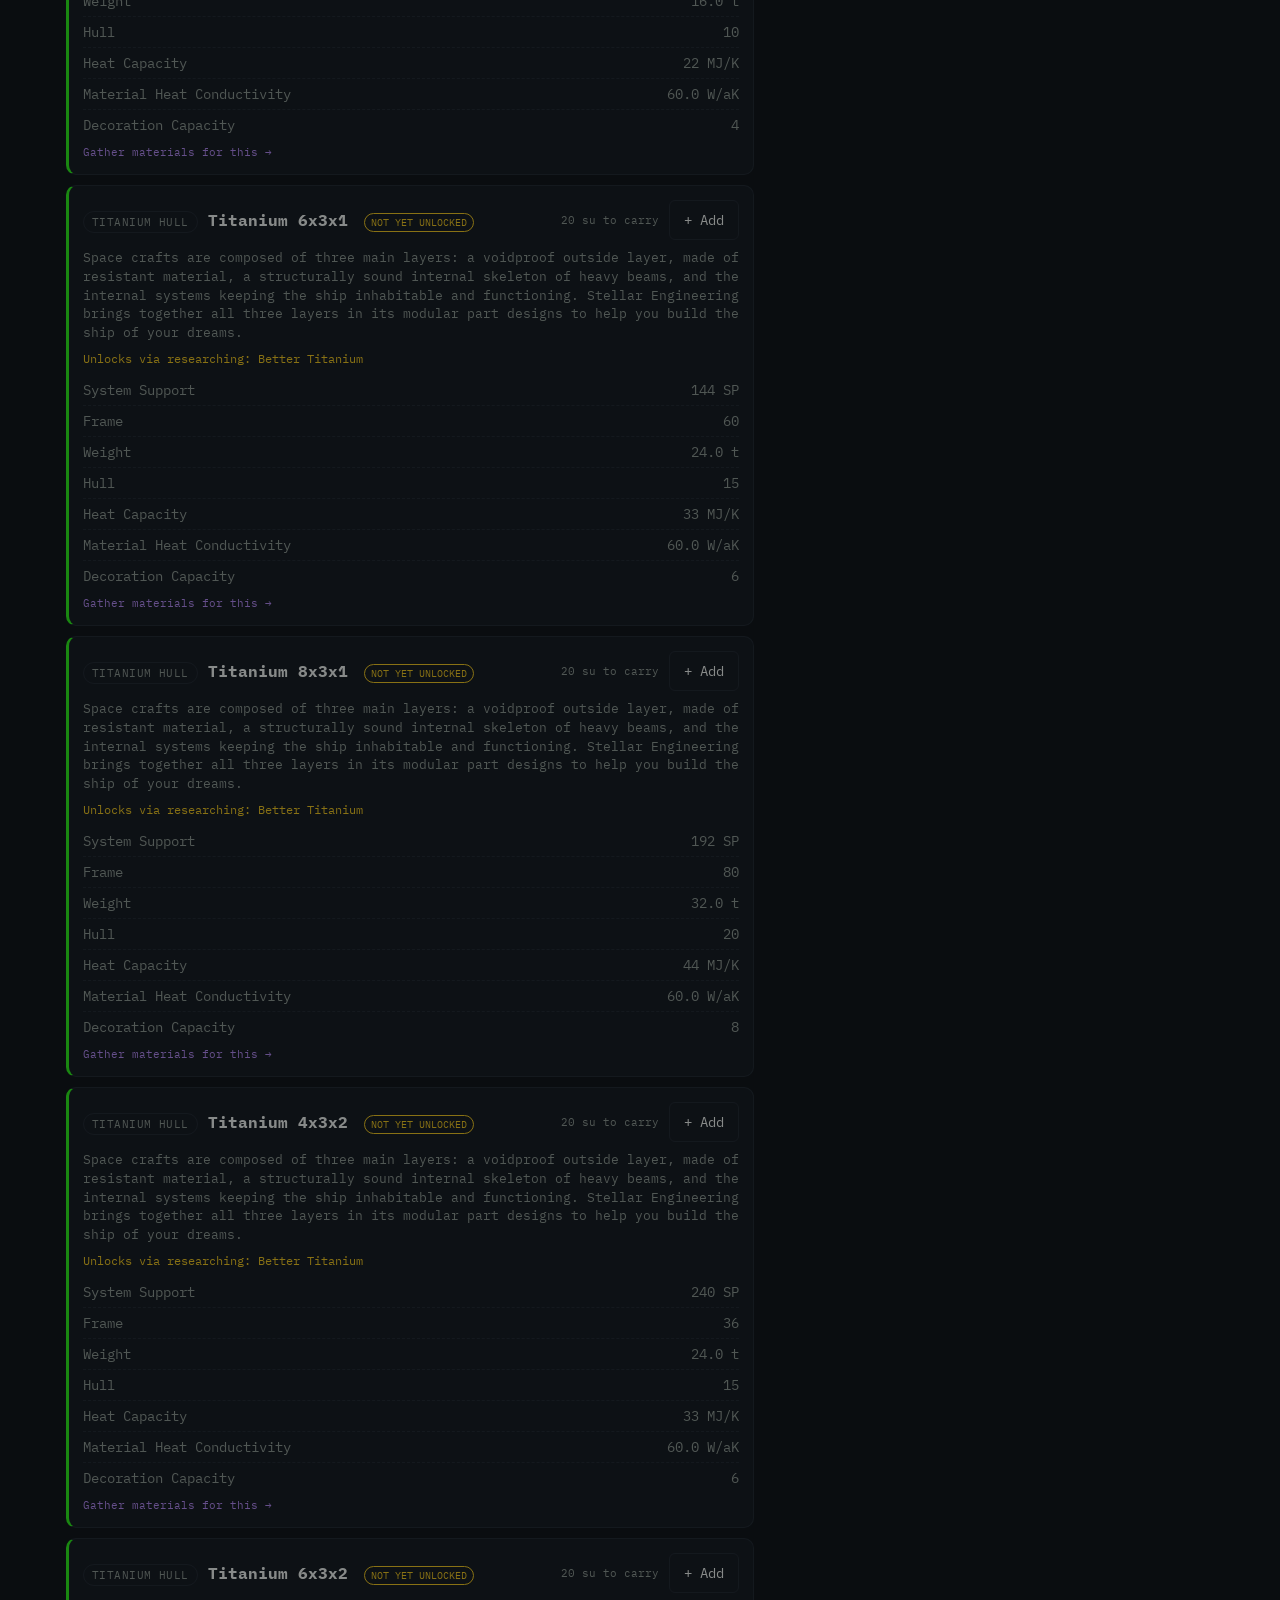
<file: spacecraft/ship.html>
<!DOCTYPE html>
<html lang="en">
<head>
<meta charset="UTF-8">
<meta name="viewport" content="width=device-width, initial-scale=1.0">
<title>SpaceCraft Ship Planner</title>
<link rel="icon" href="/favicon.ico" sizes="any">
<link rel="icon" type="image/svg+xml" href="/favicon.svg">
<link rel="apple-touch-icon" href="/apple-touch-icon.png">
<link rel="preconnect" href="https://fonts.googleapis.com">
<link rel="preconnect" href="https://fonts.gstatic.com" crossorigin>
<link href="https://fonts.googleapis.com/css2?family=Space+Grotesk:wght@500;700&family=IBM+Plex+Mono:wght@400;500;600&display=swap" rel="stylesheet">
<link rel="stylesheet" href="style.css?v=21">
</head>
<body>

  <header class="topbar">
    <div class="eyebrow-row">
      <p class="eyebrow">SpaceCraft // Ship Planner</p>
    </div>
    <nav class="site-nav">
      <a class="nav-pill" href="index.html">📋 Crafting Calculator</a>
      <a class="nav-pill" href="base.html">🏗️ Base Planner</a>
      <a class="nav-pill" href="sectors.html">🌌 Sector Locator</a>
      <a class="nav-pill" href="https://toobstube.com">▶ ToobsTube</a>
    </nav>
    <h1>Design your ship</h1>

    <div class="category-wrap">
      <label class="category-label" for="subcategory-select">Part type</label>
      <div class="category-row">
        <select class="category-select" id="subcategory-select">
          <option value="All">All</option>
        </select>
      </div>
      <label class="unlocked-toggle-label">
        <input type="checkbox" id="unlocked-toggle">
        Only show what I've unlocked
      </label>
      <button class="progress-panel-btn" id="progress-panel-toggle" type="button">My Progress ▾</button>
      <div class="progress-panel" id="progress-panel" hidden></div>
    </div>
  </header>

  <div class="layout ship-layout">
    <main id="parts-list" class="list"></main>
    <aside id="build-panel" class="detail-panel">
      <div class="build-panel-inner">
        <p class="section-label">Your ship</p>
        <ul id="build-list" class="build-list"></ul>
        <div id="build-empty" class="detail-empty">Add parts from the list to start your design.</div>
        <div id="build-totals"></div>
        <button id="materials-toggle" class="raw-toggle" type="button" hidden>Show materials needed for this ship &#9662;</button>
        <div id="build-materials" hidden></div>
      </div>
    </aside>
  </div>

  <footer class="footer">
    <p>Hand-maintained from in-game play + community sources. EA build, May 20 2026 — recheck after patches.</p>
  </footer>

<script src="ship.js?v=9"></script>
</body>
</html>
</file>
<file: spacecraft/style.css>
:root {
  --bg: #0a0d10;
  --panel: #11151a;
  --border: #1d242b;
  --text: #eef1ec;
  --text-dim: #8a948c;
  --amber: #28ec13;
  --amber-glow: rgba(40, 236, 19, 0.22);
  --cyan: #b186f0;
  --cyan-glow: rgba(177, 134, 240, 0.22);
  --green: #28ec13;
  --green-glow: rgba(40, 236, 19, 0.22);
  --violet: #b186f0;
  --violet-glow: rgba(177, 134, 240, 0.22);
  --gold: #f0c419;
  --gold-glow: rgba(240, 196, 25, 0.22);
  --radius: 10px;
}

/* Refinery — the original amber/cyan/green/violet look */
[data-theme="refinery"] {
  --bg: #0b0e14;
  --panel: #131826;
  --border: #222a3b;
  --text: #e9e7df;
  --text-dim: #8d96ac;
  --amber: #e2962f;
  --amber-glow: rgba(226, 150, 47, 0.18);
  --cyan: #49c8c0;
  --cyan-glow: rgba(73, 200, 192, 0.18);
  --green: #7fc25c;
  --green-glow: rgba(127, 194, 92, 0.18);
  --violet: #9b86d6;
  --violet-glow: rgba(155, 134, 214, 0.18);
  --gold: #d6c34a;
  --gold-glow: rgba(214, 195, 74, 0.18);
}

/* Cold Vacuum — icy blues instead of amber/cyan warmth */
[data-theme="cold"] {
  --bg: #0a1018;
  --panel: #111a26;
  --border: #1f2c3d;
  --text: #e6eef5;
  --text-dim: #7e93a8;
  --amber: #5aa9e6;
  --amber-glow: rgba(90, 169, 230, 0.18);
  --cyan: #6fe0d0;
  --cyan-glow: rgba(111, 224, 208, 0.18);
}

/* Red Alert — warm alert red as the primary accent, paired with a cool teal so links
   and secondary accents stay readable against it instead of clashing. Value/success
   green and tax gold are nudged slightly warmer too so nothing looks out of place. */
[data-theme="red"] {
  --bg: #120a0a;
  --panel: #1c1113;
  --border: #2e1a1c;
  --text: #f1e8e6;
  --text-dim: #a8908d;
  --amber: #ff4d4d;
  --amber-glow: rgba(255, 77, 77, 0.2);
  --cyan: #3ddbd0;
  --cyan-glow: rgba(61, 219, 208, 0.2);
  --green: #5fd97a;
  --green-glow: rgba(95, 217, 122, 0.2);
  --violet: #d65a8a;
  --violet-glow: rgba(214, 90, 138, 0.2);
  --gold: #f0c419;
  --gold-glow: rgba(240, 196, 25, 0.2);
}

* { box-sizing: border-box; }
html, body { margin: 0; padding: 0; }

body {
  background: var(--bg);
  color: var(--text);
  font-family: 'IBM Plex Mono', monospace;
  -webkit-font-smoothing: antialiased;
  min-height: 100vh;
}

/* ---------- Header ---------- */
.topbar {
  position: sticky;
  top: 0;
  z-index: 10;
  background: var(--bg);
  padding: 20px 16px 12px;
  border-bottom: 1px solid var(--border);
}

.eyebrow-row {
  display: flex;
  align-items: center;
  justify-content: space-between;
  gap: 12px;
  margin-bottom: 6px;
}

.eyebrow {
  margin: 0;
  font-size: 11px;
  letter-spacing: 0.12em;
  color: var(--amber);
  text-transform: uppercase;
}

.theme-picker { display: flex; align-items: center; gap: 8px; flex: 0 0 auto; }

.theme-picker-label {
  font-size: 10px;
  letter-spacing: 0.1em;
  text-transform: uppercase;
  color: var(--text-dim);
}

.site-nav {
  display: flex;
  gap: 10px;
  margin-bottom: 14px;
  flex-wrap: wrap;
}

.nav-pill {
  display: inline-flex;
  align-items: center;
  gap: 6px;
  background: var(--panel);
  border: 1px solid var(--green);
  border-radius: 999px;
  padding: 7px 14px;
  color: var(--green);
  font-family: 'IBM Plex Mono', monospace;
  font-weight: 600;
  font-size: 13px;
  text-decoration: none;
  white-space: nowrap;
}
.nav-pill:hover {
  background: var(--green);
  color: var(--bg);
}

.unlocked-toggle-label {
  display: flex;
  align-items: center;
  gap: 6px;
  margin-top: 8px;
  color: var(--text-dim);
  font-family: 'IBM Plex Mono', monospace;
  font-size: 12px;
  cursor: pointer;
}
.unlocked-toggle-label input { accent-color: var(--green); cursor: pointer; }

.clear-inventory-btn {
  display: inline-block;
  margin-top: 8px;
  background: transparent;
  border: 1px dashed var(--border);
  border-radius: 6px;
  padding: 6px 10px;
  color: var(--text-dim);
  font-family: 'IBM Plex Mono', monospace;
  font-size: 11px;
  cursor: pointer;
}
.clear-inventory-btn:hover { border-color: var(--amber); color: var(--amber); }
.clear-inventory-btn.confirming { border-color: var(--amber); color: var(--amber); border-style: solid; }

.progress-panel-btn {
  display: block;
  margin-top: 8px;
  background: transparent;
  border: 1px solid var(--border);
  border-radius: 6px;
  padding: 6px 10px;
  color: var(--text-dim);
  font-family: 'IBM Plex Mono', monospace;
  font-size: 11.5px;
  cursor: pointer;
}
.progress-panel-btn:hover { color: var(--text); border-color: var(--text-dim); }

.progress-panel {
  margin-top: 8px;
  padding: 12px;
  border: 1px solid var(--border);
  border-radius: var(--radius);
  background: var(--panel);
  max-height: 50vh;
  overflow-y: auto;
  -webkit-overflow-scrolling: touch;
}

.progress-note {
  margin: 0 0 10px;
  font-size: 11px;
  color: var(--text-dim);
  font-style: italic;
  line-height: 1.5;
}

.progress-sublabel {
  margin: 10px 0 6px;
  font-size: 11px;
  color: var(--text-dim);
  text-transform: uppercase;
  letter-spacing: 0.03em;
}

.progress-levels {
  display: grid;
  grid-template-columns: repeat(2, 1fr);
  gap: 8px;
}

@media (max-width: 400px) {
  .progress-levels {
    grid-template-columns: 1fr;
  }
}

.progress-level {
  display: flex;
  flex-direction: column;
  gap: 4px;
  font-size: 11.5px;
  color: var(--text-dim);
}

.progress-level-input {
  width: 100%;
  background: var(--bg);
  border: 1px solid var(--border);
  border-radius: 4px;
  padding: 6px 8px;
  color: var(--text);
  font-family: 'IBM Plex Mono', monospace;
  font-size: 13px;
}

.progress-nodes {
  display: flex;
  flex-direction: column;
  gap: 6px;
}

.progress-node {
  display: flex;
  align-items: center;
  gap: 8px;
  font-size: 12.5px;
  color: var(--text-dim);
  cursor: pointer;
}
.progress-node input { accent-color: var(--green); cursor: pointer; }

.theme-dot {
  width: 20px;
  height: 20px;
  border-radius: 50%;
  border: 2px solid var(--border);
  cursor: pointer;
  padding: 0;
}
.theme-dot.active { border-color: var(--text); }
.theme-dot[data-theme="default"] { background: linear-gradient(135deg, #0a0d10 50%, #28ec13 50%); }
.theme-dot[data-theme="refinery"] { background: linear-gradient(135deg, #0b0e14 50%, #e2962f 50%); }
.theme-dot[data-theme="cold"] { background: linear-gradient(135deg, #0a1018 50%, #5aa9e6 50%); }
.theme-dot[data-theme="red"] { background: linear-gradient(135deg, #120a0a 50%, #ff4d4d 50%); }

h1 {
  font-family: 'Space Grotesk', sans-serif;
  font-weight: 700;
  font-size: clamp(20px, 5vw, 28px);
  margin: 0 0 14px;
  color: var(--text);
}

.search-wrap {
  display: flex;
  align-items: center;
  gap: 8px;
  background: var(--panel);
  border: 1px solid var(--border);
  border-radius: var(--radius);
  padding: 10px 12px;
  margin-bottom: 12px;
}

.prompt-caret { color: var(--amber); font-weight: 600; }

#search {
  flex: 1;
  background: transparent;
  border: none;
  outline: none;
  color: var(--text);
  font-family: 'IBM Plex Mono', monospace;
  font-size: 15px;
}

#search::placeholder { color: var(--text-dim); }

/* ---------- Category dropdown ---------- */
.category-wrap {
  margin-top: 4px;
}

.category-label {
  display: block;
  color: var(--text-dim);
  font-family: 'IBM Plex Mono', monospace;
  font-size: 11px;
  text-transform: uppercase;
  letter-spacing: 0.03em;
  margin-bottom: 4px;
}

.category-row {
  display: flex;
  gap: 8px;
}

.category-select {
  flex: 1;
  min-width: 0;
  background: var(--panel);
  border: 1px solid var(--border);
  border-radius: 6px;
  padding: 10px 12px;
  color: var(--text);
  font-family: 'IBM Plex Mono', monospace;
  font-size: 14px;
  cursor: pointer;
  -webkit-appearance: none;
  appearance: none;
  background-image: linear-gradient(45deg, transparent 50%, var(--amber) 50%), linear-gradient(135deg, var(--amber) 50%, transparent 50%);
  background-position: calc(100% - 18px) center, calc(100% - 13px) center;
  background-size: 5px 5px, 5px 5px;
  background-repeat: no-repeat;
}
.category-select:focus { outline: 1px solid var(--amber); }

/* ---------- List / accordion items ---------- */
.layout {
  display: flex;
  align-items: flex-start;
  gap: 16px;
  max-width: 1180px;
  margin: 0 auto;
}

.list {
  flex: 1 1 480px;
  max-width: 720px;
  margin: 0;
  padding: 16px;
}

/* ---------- Detail panel (persistent second column, desktop only) ---------- */
.detail-panel {
  display: none;
  flex: 1 1 380px;
  max-width: 420px;
  margin: 16px 16px 16px 0;
  background: var(--panel);
  border: 1px solid var(--border);
  border-radius: var(--radius);
  padding: 16px;
  position: sticky;
  top: 16px;
  max-height: calc(100vh - 32px);
  overflow-y: auto;
}

@media (min-width: 860px) {
  .detail-panel { display: block; }
}

.detail-empty {
  color: var(--text-dim);
  font-size: 13px;
  line-height: 1.6;
  text-align: center;
  padding: 24px 8px;
}

.detail-head {
  display: flex;
  align-items: center;
  gap: 10px;
  padding-bottom: 12px;
  border-bottom: 1px solid var(--border);
  margin-bottom: 12px;
}

.detail-head .item-name {
  font-family: 'Space Grotesk', sans-serif;
  font-weight: 700;
  font-size: 17px;
  flex: 1;
}

.detail-close {
  background: transparent;
  border: none;
  color: var(--text-dim);
  font-size: 20px;
  line-height: 1;
  cursor: pointer;
  padding: 0 4px;
}
.detail-close:hover { color: var(--text); }

.item {
  background: var(--panel);
  border: 1px solid var(--border);
  border-left: 3px solid var(--amber);
  border-radius: var(--radius);
  margin-bottom: 10px;
  overflow: hidden;
}

.item.buy { border-left-color: var(--cyan); }
.item.extract { border-left-color: var(--green); }
.item.build { border-left-color: var(--violet); }
.item.gather { border-left-color: var(--gold); }

.item.open { box-shadow: 0 0 24px -4px var(--amber-glow); }
.item.buy.open { box-shadow: 0 0 24px -4px var(--cyan-glow); }
.item.extract.open { box-shadow: 0 0 24px -4px var(--green-glow); }
.item.build.open { box-shadow: 0 0 24px -4px var(--violet-glow); }
.item.gather.open { box-shadow: 0 0 24px -4px var(--gold-glow); }

.item-head {
  display: flex;
  align-items: center;
  gap: 10px;
  padding: 14px;
  cursor: pointer;
  user-select: none;
}

.item-name {
  font-family: 'Space Grotesk', sans-serif;
  font-weight: 700;
  font-size: 16px;
  flex: 1;
}

.badge {
  font-size: 11px;
  letter-spacing: 0.04em;
  text-transform: uppercase;
  padding: 3px 8px;
  border-radius: 999px;
  border: 1px solid var(--border);
  color: var(--text-dim);
  white-space: nowrap;
}

.badge.type-craft { color: var(--amber); border-color: var(--amber); }
.badge.type-buy { color: var(--cyan); border-color: var(--cyan); }
.badge.type-extract { color: var(--green); border-color: var(--green); }
.badge.type-build { color: var(--violet); border-color: var(--violet); }
.badge.type-gather { color: var(--gold); border-color: var(--gold); }

/* ---------- Ship Builder ---------- */
.ship-layout .list { padding-top: 16px; }

.part-card { padding: 14px; cursor: default; }
.sector-card { cursor: pointer; }
.sector-card:hover { border-color: var(--amber); }
.part-card.locked { opacity: 0.55; }

.part-head {
  padding: 0 0 8px;
  cursor: default;
  flex-wrap: wrap;
  justify-content: space-between;
}

.part-head-right {
  display: flex;
  align-items: center;
  gap: 10px;
}

.part-su {
  font-size: 11px;
  color: var(--text-dim);
  white-space: nowrap;
}

.lock-badge {
  font-size: 10px;
  color: var(--gold);
  border: 1px solid var(--gold);
  border-radius: 999px;
  padding: 2px 6px;
  margin-left: 6px;
  text-transform: uppercase;
}

.lock-reason {
  font-size: 11.5px;
  color: var(--gold);
  margin: 0 0 8px;
  line-height: 1.5;
}

.part-add-btn { padding: 6px 12px; font-size: 12px; }

.part-desc {
  font-size: 12.5px;
  color: var(--text-dim);
  line-height: 1.5;
  margin: 0 0 8px;
}

.part-stats {
  list-style: none;
  margin: 0 0 8px;
  padding: 0;
}
.part-stats li {
  display: flex;
  justify-content: space-between;
  font-size: 12px;
  color: var(--text-dim);
  padding: 2px 0;
}

.gather-link {
  display: inline-block;
  font-size: 11px;
  color: var(--cyan);
  text-decoration: none;
  border-bottom: 1px solid transparent;
}
.gather-link:hover { border-bottom-color: var(--cyan); }

.build-gather-link { white-space: nowrap; }

.build-list {
  list-style: none;
  margin: 0 0 10px;
  padding: 0;
}

.build-row {
  display: flex;
  align-items: center;
  gap: 8px;
  padding: 6px 0;
  border-bottom: 1px solid var(--border);
}

.build-row-name {
  flex: 1;
  font-size: 13px;
}

.build-balance {
  font-size: 12.5px;
  margin: 4px 0;
  line-height: 1.5;
}
.balance-good { color: var(--green); }
.balance-bad { color: var(--gold); }

.build-stat-totals { }

.chevron {
  color: var(--text-dim);
  transition: transform 0.2s ease;
  flex: 0 0 auto;
}

.item.open .chevron { transform: rotate(90deg); color: var(--text); }

.item-body {
  max-height: 0;
  overflow: hidden;
  transition: max-height 0.25s ease;
  padding: 0 14px;
}

.item.open .item-body { border-top: 1px solid var(--border); }

.body-inner { padding: 12px 0 16px; }

.station-line { color: var(--text-dim); font-size: 13px; margin: 0 0 10px; }
.station-line strong { color: var(--text); }

.ingredients { list-style: none; margin: 0; padding: 0; }

.ingredients li {
  display: flex;
  justify-content: space-between;
  padding: 6px 0;
  border-bottom: 1px dashed var(--border);
  font-size: 14px;
}

.ingredients li:last-child { border-bottom: none; }

.ing-name { color: var(--text); }
.ing-name.linkable { color: var(--amber); cursor: pointer; text-decoration: underline dotted; }
.ing-name.external-page-link { color: var(--amber); cursor: pointer; text-decoration: underline dotted; }
.ing-qty { color: var(--text-dim); }

.price-line {
  font-family: 'Space Grotesk', sans-serif;
  font-size: 22px;
  font-weight: 700;
  color: var(--cyan);
  margin: 4px 0 8px;
}

.used-for { color: var(--text-dim); font-size: 13px; margin-top: 8px; }

.note-line {
  color: var(--cyan);
  font-size: 12.5px;
  margin-top: 8px;
  font-style: italic;
}

.specs-line { color: var(--text-dim); font-size: 12.5px; margin: 10px 0 0; line-height: 1.6; }

.material-stats {
  color: var(--text-dim);
  font-size: 13px;
  margin: 0 0 4px;
}
.material-stats strong { color: var(--gold); font-family: 'Space Grotesk', sans-serif; }

.section-label {
  color: var(--text-dim);
  font-size: 11px;
  text-transform: uppercase;
  letter-spacing: 0.03em;
  margin: 14px 0 6px;
}

.specs-list { list-style: none; margin: 0; padding: 0; }
.specs-list li {
  padding: 5px 10px;
  font-size: 13px;
  color: var(--text);
  background: rgba(240, 196, 25, 0.08);
  border: 1px dashed var(--gold);
  border-radius: 6px;
  margin-bottom: 4px;
}

.analysis-list { list-style: none; margin: 0; padding: 0; }
.analysis-list li {
  display: flex;
  justify-content: space-between;
  align-items: baseline;
  gap: 10px;
  padding: 5px 0;
  font-size: 13px;
  border-bottom: 1px dashed var(--border);
}
.analysis-list li:last-child { border-bottom: none; }
.analysis-list li.tier-unlocked .tier-name { color: var(--text); }
.analysis-list li.tier-locked .tier-name { color: var(--text-dim); }
.lock-note { color: var(--gold); font-size: 11.5px; text-align: right; white-space: nowrap; }

.deposits-list .ing-name { color: var(--text); }
.deposits-list .ing-qty { color: var(--gold); }

.tax-list .ing-name { color: var(--text); }
.tax-list .ing-qty { color: var(--gold); }

.source-note {
  color: var(--text-dim);
  font-size: 12px;
  margin: 0 0 10px;
  padding: 6px 10px;
  background: rgba(226, 150, 47, 0.08);
  border: 1px dashed var(--amber);
  border-radius: 6px;
}

.dot {
  flex: 0 0 auto;
  width: 8px;
  height: 8px;
  border-radius: 50%;
  margin-right: 2px;
}
.dot.verified { background: var(--cyan); box-shadow: 0 0 6px var(--cyan-glow); }
.dot.unverified { background: var(--text-dim); }

.recipe-block {
  padding: 10px 0;
  border-top: 1px dashed var(--border);
}
.recipe-block:first-child { border-top: none; padding-top: 0; }

.recipe-label {
  font-family: 'Space Grotesk', sans-serif;
  font-size: 12.5px;
  font-weight: 700;
  color: var(--amber);
  text-transform: uppercase;
  letter-spacing: 0.03em;
  margin: 0 0 6px;
}

.yield-tag {
  color: var(--text-dim);
  text-transform: none;
  font-weight: 500;
  font-size: 11.5px;
}

.bonus-label {
  color: var(--cyan);
  font-size: 11.5px;
  text-transform: uppercase;
  letter-spacing: 0.03em;
  margin: 8px 0 4px;
}

.bonus-list .ing-name { color: var(--cyan); }
.bonus-list .ing-name.linkable { color: var(--cyan); text-decoration: underline dotted; }

.module-info {
  margin-top: 12px;
  padding-top: 10px;
  border-top: 1px solid var(--border);
}

.module-breadcrumb {
  color: var(--text-dim);
  font-size: 11px;
  text-transform: uppercase;
  letter-spacing: 0.03em;
  margin: 0 0 8px;
}

.module-desc {
  color: var(--text);
  font-size: 13px;
  line-height: 1.5;
  margin: 0 0 10px;
  font-style: italic;
  opacity: 0.85;
}

.module-stats { list-style: none; margin: 0 0 10px; padding: 0; }
.module-stats li {
  display: flex;
  justify-content: space-between;
  padding: 4px 0;
  font-size: 13px;
}
.stat-key { color: var(--text-dim); }
.stat-val { color: var(--text); font-family: 'IBM Plex Mono', monospace; }

.module-footer {
  display: flex;
  align-items: center;
  gap: 10px;
}

.tag-badge { color: var(--text); border-color: var(--text-dim); }

.sell-price {
  font-family: 'Space Grotesk', sans-serif;
  font-weight: 700;
  font-size: 14px;
  color: var(--amber);
}

.raw-toggle {
  flex: 1;
  background: transparent;
  border: 1px dashed var(--border);
  border-radius: 6px;
  padding: 8px 10px;
  color: var(--amber);
  font-family: 'IBM Plex Mono', monospace;
  font-size: 12px;
  cursor: pointer;
  text-align: center;
}
.raw-toggle:hover { border-color: var(--amber); }

.raw-row {
  display: flex;
  align-items: center;
  gap: 8px;
  margin-top: 12px;
}

.qty-input {
  flex: 0 0 56px;
  width: 56px;
  background: var(--panel);
  border: 1px solid var(--border);
  border-radius: 6px;
  padding: 8px 6px;
  color: var(--text);
  font-family: 'IBM Plex Mono', monospace;
  font-size: 13px;
  text-align: center;
}
.qty-input:focus { outline: 1px solid var(--amber); }

.speed-toggle {
  flex: 0 0 auto;
  background: var(--panel);
  border: 1px solid var(--border);
  border-radius: 6px;
  padding: 8px 10px;
  color: var(--text-dim);
  font-family: 'IBM Plex Mono', monospace;
  font-size: 12px;
  cursor: pointer;
  white-space: nowrap;
}
.speed-toggle.active { color: var(--green); border-color: var(--green); }

.raw-breakdown { margin-top: 10px; }

.raw-note {
  color: var(--text-dim);
  font-size: 11.5px;
  line-height: 1.5;
  margin: 0 0 8px;
}

.have-row {
  margin-top: 6px;
}

.have-label {
  flex: 0 0 auto;
  color: var(--text-dim);
  font-size: 12px;
  white-space: nowrap;
}

.have-input {
  flex: 0 0 64px;
  width: 64px;
  background: var(--panel);
  border: 1px solid var(--border);
  border-radius: 6px;
  padding: 8px 6px;
  color: var(--green);
  font-family: 'IBM Plex Mono', monospace;
  font-size: 13px;
  text-align: center;
}
.have-input:focus { outline: 1px solid var(--green); }

.have-hint {
  flex: 1;
  color: var(--text-dim);
  font-size: 11px;
  line-height: 1.4;
}

.craft-log-row {
  margin-top: 6px;
}

.craft-log-label {
  flex: 0 0 auto;
  color: var(--text-dim);
  font-size: 12px;
  white-space: nowrap;
}

.craft-log-input {
  flex: 0 0 64px;
  width: 64px;
  background: var(--panel);
  border: 1px solid var(--border);
  border-radius: 6px;
  padding: 8px 6px;
  color: var(--text);
  font-family: 'IBM Plex Mono', monospace;
  font-size: 13px;
  text-align: center;
}
.craft-log-input:focus { outline: 1px solid var(--cyan); }

.craft-log-btn {
  flex: 0 0 auto;
  background: var(--panel);
  border: 1px solid var(--border);
  color: var(--text-dim);
  border-radius: 6px;
  padding: 8px 10px;
  font-family: 'IBM Plex Mono', monospace;
  font-size: 12px;
  cursor: pointer;
  white-space: nowrap;
}
.craft-log-btn:hover { border-color: var(--cyan); color: var(--cyan); }
.craft-log-btn.active { color: var(--green); border-color: var(--green); }

.reset-amounts-btn {
  display: block;
  width: 100%;
  margin-top: 14px;
  background: transparent;
  border: 1px dashed var(--border);
  border-radius: 6px;
  padding: 8px 10px;
  color: var(--text-dim);
  font-family: 'IBM Plex Mono', monospace;
  font-size: 12px;
  cursor: pointer;
  text-align: center;
}
.reset-amounts-btn:hover { border-color: var(--amber); color: var(--amber); }
.reset-amounts-btn.confirming { border-color: var(--amber); color: var(--amber); border-style: solid; }

.material-row {
  padding: 6px 0;
  border-bottom: 1px dashed var(--border);
  font-size: 14px;
}
.raw-list .material-row:last-child { border-bottom: none; }

.material-row-main {
  display: flex;
  align-items: center;
  gap: 10px;
}
.material-row-main .ing-name { flex: 1; }

.alt-raw-note {
  display: flex;
  align-items: center;
  justify-content: space-between;
  gap: 10px;
  margin-top: 4px;
  padding: 4px 2px 0;
  color: var(--text-dim);
  font-size: 11.5px;
  font-style: italic;
}
.alt-raw-note .row-have-wrap { font-style: normal; }
.alt-raw-note .ship-have-wrap { font-style: normal; }

.row-have-wrap {
  display: flex;
  align-items: center;
  gap: 5px;
  color: var(--text-dim);
  font-size: 11px;
  white-space: nowrap;
}

.row-have-input {
  width: 56px;
  background: var(--panel);
  border: 1px solid var(--border);
  border-radius: 6px;
  padding: 6px;
  color: var(--green);
  font-family: 'IBM Plex Mono', monospace;
  font-size: 13px;
  text-align: center;
}
.row-have-input:focus { outline: 1px solid var(--green); }

.covered-tag {
  color: var(--green);
  font-size: 11px;
  margin-right: 4px;
}

.owned-note {
  color: var(--green);
  font-size: 12px;
  line-height: 1.5;
  margin: 0 0 8px;
}

.su-summary {
  margin: 0 0 16px;
  padding: 12px 14px;
  border: 1px solid var(--cyan);
  border-radius: 4px;
  background: rgba(100, 220, 240, 0.06);
}

.su-breakdown {
  list-style: none;
  margin: 6px 0 0;
  padding: 0;
}

.su-breakdown li {
  display: flex;
  justify-content: space-between;
  font-size: 12.5px;
  color: var(--text-dim);
  padding: 2px 0;
}

.su-grand-total {
  margin: 8px 0 0;
  padding-top: 8px;
  border-top: 1px solid var(--border);
  font-size: 14px;
  color: var(--cyan);
}

.su-unknown-note {
  margin: 8px 0 0;
  font-size: 11px;
  color: var(--gold);
  line-height: 1.5;
}

.su-breakdown li.su-direct {
  color: var(--green);
  font-weight: 600;
}

.su-direct-note {
  margin: 8px 0 0;
  font-size: 11px;
  color: var(--text-dim);
  line-height: 1.5;
  font-style: italic;
}

.time-line {
  color: var(--cyan);
  font-family: 'Space Grotesk', sans-serif;
  font-weight: 700;
  font-size: 13px;
  margin: 0 0 8px;
}

.cost-line {
  color: var(--gold);
  font-family: 'Space Grotesk', sans-serif;
  font-weight: 700;
  font-size: 13px;
  margin: 0 0 8px;
}

.raw-list { border-top: 1px solid var(--border); padding-top: 6px; }

/* ---------- Ship Planner: combined materials list ---------- */
.ship-mat-row {
  padding: 6px 0;
  border-bottom: 1px dashed var(--border);
  font-size: 14px;
}
.ship-mat-row:last-child { border-bottom: none; }

.ship-mat-row-main {
  display: flex;
  align-items: center;
  gap: 10px;
}
.ship-mat-row-main .ing-name { flex: 1; }

.ship-mat-qty {
  color: var(--text-dim);
  font-size: 13px;
  white-space: nowrap;
}

.ship-have-wrap {
  display: flex;
  align-items: center;
  gap: 5px;
  color: var(--text-dim);
  font-size: 11px;
  white-space: nowrap;
}

.ship-have-input {
  width: 56px;
  background: var(--panel);
  border: 1px solid var(--border);
  border-radius: 6px;
  padding: 6px;
  color: var(--green);
  font-family: 'IBM Plex Mono', monospace;
  font-size: 13px;
  text-align: center;
}
.ship-have-input:focus { outline: 1px solid var(--green); }

/* ---------- Plan button + add-to-plan ---------- */
.plan-button {
  flex: 0 0 auto;
  display: flex;
  align-items: center;
  gap: 6px;
  background: var(--panel);
  border: 1px solid var(--border);
  border-radius: 6px;
  padding: 10px 14px;
  color: var(--text);
  font-family: 'IBM Plex Mono', monospace;
  font-size: 14px;
  cursor: pointer;
}
.plan-button:hover { border-color: var(--amber); }

.plan-count {
  background: var(--amber);
  color: var(--bg);
  border-radius: 999px;
  min-width: 18px;
  height: 18px;
  display: inline-flex;
  align-items: center;
  justify-content: center;
  font-size: 11px;
  font-weight: 700;
  padding: 0 4px;
}

.plan-add-btn {
  flex: 0 0 auto;
  background: var(--panel);
  border: 1px solid var(--border);
  color: var(--text-dim);
  border-radius: 6px;
  padding: 8px 10px;
  font-family: 'IBM Plex Mono', monospace;
  font-size: 12px;
  cursor: pointer;
  white-space: nowrap;
}
.plan-add-btn:hover { border-color: var(--amber); color: var(--amber); }
.plan-add-btn.active { color: var(--green); border-color: var(--green); }

/* ---------- Station chips ---------- */
.stations-line {
  display: flex;
  flex-wrap: wrap;
  gap: 6px;
  margin: 0 0 8px;
}

.station-chip {
  display: inline-block;
  background: rgba(177, 134, 240, 0.12);
  color: var(--violet);
  border: 1px solid var(--violet);
  border-radius: 999px;
  padding: 3px 10px;
  font-size: 12px;
  font-family: 'IBM Plex Mono', monospace;
}

.station-chip-inline {
  margin-right: 8px;
  padding: 1px 8px;
  font-size: 11px;
}

.cyclic-chip {
  display: inline-block;
  background: rgba(240, 196, 25, 0.12);
  color: var(--gold);
  border: 1px solid var(--gold);
  border-radius: 999px;
  padding: 1px 8px;
  margin-right: 8px;
  font-size: 11px;
  font-family: 'IBM Plex Mono', monospace;
  cursor: help;
}

/* ---------- Plan modal ---------- */
.plan-overlay {
  position: fixed;
  inset: 0;
  background: rgba(0, 0, 0, 0.6);
  display: flex;
  align-items: center;
  justify-content: center;
  padding: 16px;
  z-index: 100;
}

.plan-overlay[hidden] { display: none; }

.plan-modal {
  background: var(--bg);
  border: 1px solid var(--border);
  border-radius: 10px;
  width: 100%;
  max-width: 520px;
  max-height: 85vh;
  display: flex;
  flex-direction: column;
  overflow: hidden;
}

.plan-modal-head {
  display: flex;
  align-items: center;
  justify-content: space-between;
  padding: 14px 18px;
  border-bottom: 1px solid var(--border);
  flex: 0 0 auto;
}
.plan-modal-head h2 {
  font-family: 'Space Grotesk', sans-serif;
  font-size: 16px;
  margin: 0;
}

.plan-close {
  background: transparent;
  border: none;
  color: var(--text-dim);
  font-size: 22px;
  line-height: 1;
  cursor: pointer;
  padding: 0 4px;
}
.plan-close:hover { color: var(--text); }

.plan-modal-body {
  padding: 16px 18px 24px;
  overflow-y: auto;
}

.plan-empty {
  color: var(--text-dim);
  font-size: 13px;
  text-align: center;
  padding: 24px 0;
}

.plan-list {
  list-style: none;
  margin: 0 0 16px;
  padding: 0;
}

.plan-row {
  display: flex;
  align-items: center;
  gap: 8px;
  padding: 8px 0;
  border-bottom: 1px solid var(--border);
}
.plan-row:last-child { border-bottom: none; }

.plan-row-name {
  flex: 1;
  font-size: 14px;
  color: var(--text);
}

.plan-qty-input { flex: 0 0 56px; }

.plan-remove {
  flex: 0 0 auto;
  background: transparent;
  border: 1px solid var(--border);
  color: var(--text-dim);
  border-radius: 6px;
  width: 28px;
  height: 28px;
  font-size: 16px;
  line-height: 1;
  cursor: pointer;
}
.plan-remove:hover { border-color: var(--red, #e2574c); color: var(--red, #e2574c); }

.footer {
  max-width: 720px;
  margin: 0 auto;
  padding: 8px 16px 40px;
  color: var(--text-dim);
  font-size: 12px;
}

.empty { text-align: center; color: var(--text-dim); padding: 40px 0; }

@media (prefers-reduced-motion: reduce) {
  .chevron, .item-body { transition: none; }
}

@media (min-width: 560px) {
  .item-name { font-size: 17px; }
}

/* ---------- Base Planner ---------- */
.auto-tag {
  display: inline-block;
  font-size: 10px;
  letter-spacing: 0.04em;
  text-transform: uppercase;
  border-radius: 4px;
  padding: 2px 6px;
  margin-left: 6px;
  vertical-align: middle;
}
.auto-yes { color: var(--green); border: 1px solid var(--green); }
.auto-no { color: var(--gold); border: 1px solid var(--gold); }
.auto-unknown { color: var(--text-dim); border: 1px solid var(--border); }

.automate-panel {
  margin-top: 20px;
  padding-top: 16px;
  border-top: 1px solid var(--border);
}

.automate-row {
  display: flex;
  gap: 8px;
  margin: 10px 0;
}

.automate-search {
  flex: 1;
  background: var(--panel);
  border: 1px solid var(--border);
  border-radius: 6px;
  padding: 10px 12px;
  color: var(--text);
  font-family: 'IBM Plex Mono', monospace;
  font-size: 13px;
}
.automate-search:focus { outline: 1px solid var(--amber); }

.automate-qty {
  flex: 0 0 64px;
  width: 64px;
  text-align: center;
}

.automate-suggestions {
  list-style: none;
  margin: 0 0 10px;
  padding: 0;
}

.automate-suggestion-btn {
  display: block;
  width: 100%;
  text-align: left;
  background: var(--panel);
  border: 1px solid var(--border);
  border-top: none;
  color: var(--text);
  padding: 8px 12px;
  font-family: 'IBM Plex Mono', monospace;
  font-size: 13px;
  cursor: pointer;
}
.automate-suggestion-btn:hover { border-color: var(--amber); color: var(--amber); }

.automate-steps {
  list-style: none;
  margin: 0;
  padding: 0;
}

.automate-step {
  padding: 10px 0;
  border-bottom: 1px dashed var(--border);
  font-size: 14px;
}
.automate-step:last-child { border-bottom: none; }

.automate-add-btn {
  display: inline-block;
  margin-top: 6px;
  background: var(--panel);
  border: 1px solid var(--border);
  color: var(--text-dim);
  border-radius: 6px;
  padding: 6px 10px;
  font-family: 'IBM Plex Mono', monospace;
  font-size: 11px;
  cursor: pointer;
}
.automate-add-btn:hover { border-color: var(--green); color: var(--green); }
</file>
